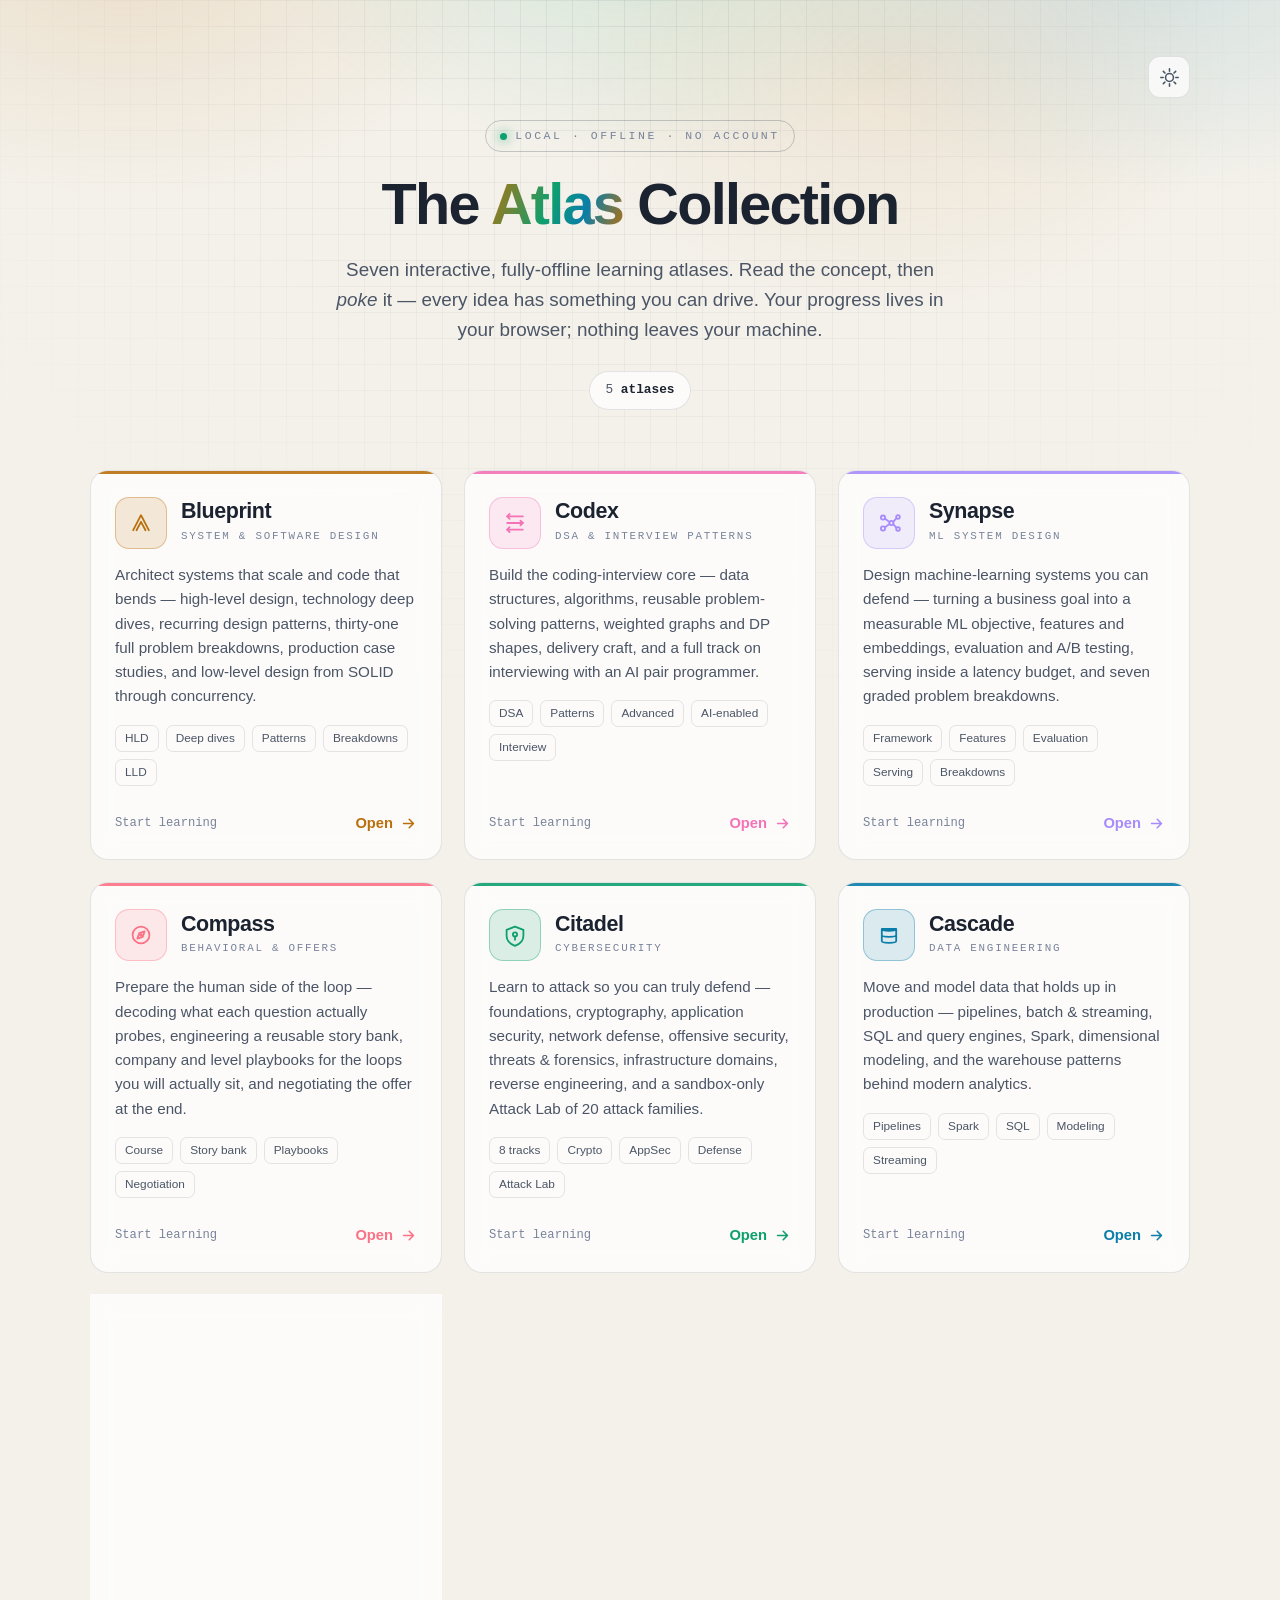
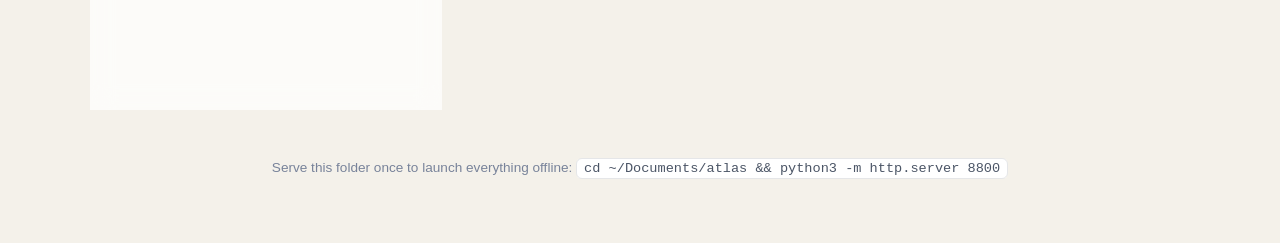
<file: index.html>
<!DOCTYPE html>
<html lang="en" data-theme="dark">
<head>
  <meta charset="UTF-8" />
  <meta name="viewport" content="width=device-width, initial-scale=1.0" />
  <meta name="description" content="The Atlas Collection — a local launcher for seven interactive, fully-offline learning atlases: Blueprint, Codex, Synapse, Compass, Citadel, Cascade, and TechLead." />
  <meta name="theme-color" content="#0a0d12" />
  <link rel="manifest" href="manifest.webmanifest" />
  <link rel="apple-touch-icon" href="icon.svg" />
  <title>The Atlas Collection</title>
  <link rel="icon" href="data:image/svg+xml,%3Csvg xmlns='http://www.w3.org/2000/svg' viewBox='0 0 100 100'%3E%3Crect width='100' height='100' rx='22' fill='%230a0d12'/%3E%3Cg fill='none' stroke-width='7' stroke-linecap='round' stroke-linejoin='round'%3E%3Cpath d='M24 70 L50 30 L76 70' stroke='%23f5a623'/%3E%3Cpath d='M30 78 L70 78' stroke='%2334d399'/%3E%3C/g%3E%3C/svg%3E" />
  <style>
    :root {
      --bg: #0a0d12;
      --ink: #0f141d;
      --surface: rgba(22, 28, 38, 0.66);
      --surface-solid: #11161f;
      --line: rgba(130, 160, 210, 0.14);
      --line-strong: rgba(130, 160, 210, 0.28);
      --text: #e8edf6;
      --text-dim: #9aa7bd;
      --text-faint: #66738b;
      --amber: #f5a623;   /* Blueprint */
      --emerald: #34d399; /* Citadel */
      --azure: #38bdf8;   /* Cascade */
      --gold: #f59e0b;    /* Techno Managerial */
      --radius: 18px;
      --ease: cubic-bezier(0.22, 1, 0.36, 1);
      --font: -apple-system, BlinkMacSystemFont, "Segoe UI", Roboto, Helvetica, Arial, sans-serif;
      --mono: ui-monospace, "SF Mono", "JetBrains Mono", Menlo, monospace;
    }
    [data-theme="light"] {
      --bg: #f4f1ea;
      --ink: #ffffff;
      --surface: rgba(255, 255, 255, 0.72);
      --surface-solid: #ffffff;
      --line: rgba(40, 50, 70, 0.12);
      --line-strong: rgba(40, 50, 70, 0.24);
      --text: #1b2230;
      --text-dim: #4b5566;
      --text-faint: #78839a;
      --amber: #b9700c;
      --emerald: #0e9f6e;
      --azure: #0a7ea8;
      --gold: #b9700c;
    }
    * { box-sizing: border-box; margin: 0; }
    html { -webkit-text-size-adjust: 100%; }
    body {
      font-family: var(--font); background: var(--bg); color: var(--text);
      min-height: 100vh; line-height: 1.6; overflow-x: hidden;
      -webkit-font-smoothing: antialiased; transition: background 0.3s var(--ease), color 0.3s var(--ease);
    }
    .bg { position: fixed; inset: 0; pointer-events: none; z-index: 0; }
    .bg-grid {
      background-image:
        linear-gradient(var(--line) 1px, transparent 1px),
        linear-gradient(90deg, var(--line) 1px, transparent 1px);
      background-size: 26px 26px;
      -webkit-mask-image: radial-gradient(circle at 50% 0%, #000 0%, transparent 72%);
      mask-image: radial-gradient(circle at 50% 0%, #000 0%, transparent 72%);
      opacity: 0.6;
    }
    .bg-glow {
      background:
        radial-gradient(40rem 26rem at 10% -6%, color-mix(in srgb, var(--amber) 14%, transparent), transparent 60%),
        radial-gradient(40rem 26rem at 50% -10%, color-mix(in srgb, var(--emerald) 14%, transparent), transparent 60%),
        radial-gradient(40rem 26rem at 90% -6%, color-mix(in srgb, var(--azure) 14%, transparent), transparent 60%),
        radial-gradient(34rem 24rem at 70% 8%, color-mix(in srgb, var(--gold) 10%, transparent), transparent 62%);
    }
    .wrap { position: relative; z-index: 1; max-width: 1180px; margin: 0 auto; padding: clamp(24px, 5vw, 56px) clamp(16px, 4vw, 40px) 64px; }

    /* top utility bar */
    .topbar { display: flex; justify-content: flex-end; gap: 10px; margin-bottom: clamp(8px, 3vw, 22px); }
    .ubtn {
      display: inline-grid; place-items: center; width: 42px; height: 42px; border-radius: 12px;
      background: var(--surface); border: 1px solid var(--line); color: var(--text-dim);
      cursor: pointer; backdrop-filter: blur(8px); transition: border-color 0.2s, color 0.2s, transform 0.2s;
    }
    .ubtn:hover { border-color: var(--line-strong); color: var(--text); transform: translateY(-1px); }
    .ubtn:focus-visible { outline: 2px solid var(--emerald); outline-offset: 3px; }
    .ubtn svg { width: 19px; height: 19px; fill: none; stroke: currentColor; stroke-width: 2; stroke-linecap: round; stroke-linejoin: round; }
    .ico-moon { display: none; } [data-theme="dark"] .ico-moon { display: block; } [data-theme="dark"] .ico-sun { display: none; }
    #installBtn { display: none; } #installBtn.show { display: inline-grid; }

    header.masthead { text-align: center; margin-bottom: clamp(30px, 6vw, 60px); }
    .eyebrow {
      display: inline-flex; align-items: center; gap: 8px; font-family: var(--mono);
      font-size: 0.72rem; letter-spacing: 0.22em; text-transform: uppercase; color: var(--text-faint);
      border: 1px solid var(--line-strong); border-radius: 999px; padding: 6px 14px; margin-bottom: 22px;
    }
    .eyebrow .dot { width: 7px; height: 7px; border-radius: 50%; background: var(--emerald); box-shadow: 0 0 12px var(--emerald); }
    h1 { font-size: clamp(2.1rem, 6vw, 3.6rem); line-height: 1.05; letter-spacing: -0.03em; font-weight: 800; }
    h1 .grad { background: linear-gradient(110deg, var(--amber), var(--emerald) 45%, var(--azure) 70%, var(--gold)); -webkit-background-clip: text; background-clip: text; -webkit-text-fill-color: transparent; }
    .lede { color: var(--text-dim); max-width: 60ch; margin: 20px auto 0; font-size: clamp(1rem, 2.2vw, 1.18rem); }

    .totals { display: flex; gap: 10px; justify-content: center; flex-wrap: wrap; margin-top: 26px; }
    .pill { font-family: var(--mono); font-size: 0.8rem; color: var(--text-dim); background: var(--surface); border: 1px solid var(--line); border-radius: 999px; padding: 8px 15px; backdrop-filter: blur(8px); }
    .pill[hidden] { display: none; }
    .pill b { color: var(--text); }

    .cards { display: grid; grid-template-columns: repeat(auto-fit, minmax(min(100%, 300px), 1fr)); gap: 22px; }
    .card {
      position: relative; display: flex; flex-direction: column; gap: 14px;
      background: var(--surface); border: 1px solid var(--line); border-radius: var(--radius);
      padding: 26px 24px 24px; text-decoration: none; color: inherit; overflow: hidden;
      backdrop-filter: blur(12px); transition: transform 0.3s var(--ease), border-color 0.3s, box-shadow 0.3s;
      --tc: var(--emerald);
    }
    .card::before { content: ""; position: absolute; inset: 0 0 auto 0; height: 3px; background: var(--tc); opacity: 0.9; }
    .card::after { content: ""; position: absolute; inset: -40% -40% auto auto; width: 60%; height: 60%; background: radial-gradient(circle, color-mix(in srgb, var(--tc) 22%, transparent), transparent 70%); opacity: 0; transition: opacity 0.35s; pointer-events: none; }
    .card:hover { transform: translateY(-6px); border-color: color-mix(in srgb, var(--tc) 55%, transparent); box-shadow: 0 24px 60px -28px color-mix(in srgb, var(--tc) 60%, transparent); }
    .card:hover::after { opacity: 1; }
    .card:focus-visible { outline: 2px solid var(--tc); outline-offset: 3px; }

    .card-top { display: flex; align-items: center; gap: 14px; }
    .glyph { width: 52px; height: 52px; flex: none; border-radius: 14px; display: grid; place-items: center; background: color-mix(in srgb, var(--tc) 14%, transparent); border: 1px solid color-mix(in srgb, var(--tc) 36%, transparent); }
    .glyph svg { width: 30px; height: 30px; fill: none; stroke: var(--tc); stroke-width: 6; stroke-linecap: round; stroke-linejoin: round; }
    .card-name { font-size: 1.34rem; font-weight: 800; letter-spacing: -0.02em; line-height: 1.1; }
    .card-tag { font-family: var(--mono); font-size: 0.68rem; text-transform: uppercase; letter-spacing: 0.16em; color: var(--text-faint); margin-top: 4px; }
    .card-desc { color: var(--text-dim); font-size: 0.95rem; }
    .chips { display: flex; flex-wrap: wrap; gap: 7px; margin-top: 2px; }
    .chip { font-size: 0.74rem; color: var(--text-dim); border: 1px solid var(--line); border-radius: 7px; padding: 3px 9px; }

    .card-foot { display: flex; align-items: center; justify-content: space-between; margin-top: auto; padding-top: 12px; }
    .progress { font-family: var(--mono); font-size: 0.76rem; color: var(--text-faint); }
    .progress b { color: var(--tc); }
    .open { display: inline-flex; align-items: center; gap: 7px; font-weight: 700; font-size: 0.92rem; color: var(--tc); }
    .open svg { width: 17px; height: 17px; fill: none; stroke: currentColor; stroke-width: 2.2; stroke-linecap: round; stroke-linejoin: round; transition: transform 0.25s var(--ease); }
    .card:hover .open svg { transform: translateX(4px); }

    footer { margin-top: 48px; text-align: center; color: var(--text-faint); font-size: 0.85rem; }
    footer code { font-family: var(--mono); color: var(--text-dim); background: var(--ink); border: 1px solid var(--line); border-radius: 6px; padding: 2px 7px; }
    .visually-hidden { position: absolute; width: 1px; height: 1px; padding: 0; margin: -1px; overflow: hidden; clip: rect(0 0 0 0); white-space: nowrap; border: 0; }
    .reveal { opacity: 0; transform: translateY(14px); animation: rise 0.6s var(--ease) forwards; }
    .reveal.d1 { animation-delay: 0.05s; } .reveal.d2 { animation-delay: 0.12s; } .reveal.d3 { animation-delay: 0.19s; } .reveal.d4 { animation-delay: 0.26s; }
    @keyframes rise { to { opacity: 1; transform: none; } }
    @media (prefers-reduced-motion: reduce) { .reveal { animation: none; opacity: 1; transform: none; } .card, body { transition: none; } }
  </style>
</head>
<body>
  <div class="bg bg-grid" aria-hidden="true"></div>
  <div class="bg bg-glow" aria-hidden="true"></div>

  <main class="wrap">
    <div class="topbar">
      <button class="ubtn" id="installBtn" type="button" title="Install the Atlas hub as an app" aria-label="Install app">
        <svg viewBox="0 0 24 24" aria-hidden="true"><path d="M21 15v4a2 2 0 0 1-2 2H5a2 2 0 0 1-2-2v-4"/><path d="M7 10l5 5 5-5"/><path d="M12 15V3"/></svg>
        <span class="visually-hidden">Install app</span>
      </button>
      <button class="ubtn" id="themeToggle" type="button" title="Toggle light / dark theme" aria-label="Toggle theme">
        <svg class="ico-sun" viewBox="0 0 24 24" aria-hidden="true"><circle cx="12" cy="12" r="5"/><path d="M12 1v3M12 20v3M1 12h3M20 12h3M4.2 4.2l2.1 2.1M17.7 17.7l2.1 2.1M4.2 19.8l2.1-2.1M17.7 6.3l2.1-2.1"/></svg>
        <svg class="ico-moon" viewBox="0 0 24 24" aria-hidden="true"><path d="M21 12.8A9 9 0 1 1 11.2 3 7 7 0 0 0 21 12.8z"/></svg>
      </button>
    </div>

    <header class="masthead">
      <span class="eyebrow reveal"><span class="dot"></span>Local · offline · no account</span>
      <h1 class="reveal d1">The <span class="grad">Atlas</span> Collection</h1>
      <p class="lede reveal d2">Seven interactive, fully-offline learning atlases. Read the concept, then <em>poke</em> it — every idea has something you can drive. Your progress lives in your browser; nothing leaves your machine.</p>
      <div class="totals reveal d3" id="totals">
        <span class="pill" id="pillTotal" hidden></span>
        <span class="pill">5 <b>atlases</b></span>
      </div>
    </header>

    <section class="cards" id="cards"></section>

    <footer class="reveal d4">
      <p>Serve this folder once to launch everything offline: <code>cd ~/Documents/atlas &amp;&amp; python3 -m http.server 8800</code></p>
    </footer>
  </main>

  <script>
    "use strict";
    /* ---------- theme ---------- */
    var TKEY = "atlas_theme";
    function setTheme(t) {
      document.documentElement.setAttribute("data-theme", t);
      try { localStorage.setItem(TKEY, t); } catch (e) {}
      var m = document.querySelector('meta[name="theme-color"]');
      if (m) m.setAttribute("content", t === "light" ? "#f4f1ea" : "#0a0d12");
    }
    (function initTheme() {
      var t = null;
      try { t = localStorage.getItem(TKEY); } catch (e) {}
      if (!t) t = (window.matchMedia && window.matchMedia("(prefers-color-scheme: light)").matches) ? "light" : "dark";
      setTheme(t);
    })();
    document.getElementById("themeToggle").addEventListener("click", function () {
      var next = document.documentElement.getAttribute("data-theme") === "dark" ? "light" : "dark";
      setTheme(next);
    });

    /* ---------- app cards (trusted, hard-coded data only) ---------- */
    var APPS = [
      {
        name: "Blueprint", tag: "system & software design", color: "var(--amber)",
        href: "./hld-lld-academy/index.html", key: "bp_progress_v1",
        desc: "Architect systems that scale and code that bends — high-level design, technology deep dives, recurring design patterns, thirty-one full problem breakdowns, production case studies, and low-level design from SOLID through concurrency.",
        chips: ["HLD", "Deep dives", "Patterns", "Breakdowns", "LLD"],
        glyph: '<path d="M24 74 L50 24 L76 74 M35 74 L50 46 L65 74"/>'
      },

      {
        name: "Codex", tag: "DSA & interview patterns", color: "#f472b6",
        href: "./dsa-patterns-academy/index.html", key: "cd_progress_v1",
        desc: "Build the coding-interview core — data structures, algorithms, reusable problem-solving patterns, weighted graphs and DP shapes, delivery craft, and a full track on interviewing with an AI pair programmer.",
        chips: ["DSA", "Patterns", "Advanced", "AI-enabled", "Interview"],
        glyph: '<path d="M24 28 H76 M24 50 H76 M24 72 H76"/><path d="M32 20 L24 28 L32 36 M68 42 L76 50 L68 58 M32 64 L24 72 L32 80"/>'
      },
      {
        name: "Synapse", tag: "ML system design", color: "#a78bfa",
        href: "./ml-ai-academy/index.html", key: "sy_progress_v1",
        desc: "Design machine-learning systems you can defend — turning a business goal into a measurable ML objective, features and embeddings, evaluation and A/B testing, serving inside a latency budget, and seven graded problem breakdowns.",
        chips: ["Framework", "Features", "Evaluation", "Serving", "Breakdowns"],
        glyph: '<circle cx="30" cy="32" r="7"/><circle cx="30" cy="68" r="7"/><circle cx="58" cy="50" r="7"/><circle cx="80" cy="30" r="6"/><circle cx="80" cy="70" r="6"/><path d="M36 35 L52 47 M36 65 L52 53 M64 46 L75 34 M64 54 L75 66"/>'
      },
      {
        name: "Compass", tag: "behavioral & offers", color: "#fb7185",
        href: "./behavioral-academy/index.html", key: "cp_progress_v1",
        desc: "Prepare the human side of the loop — decoding what each question actually probes, engineering a reusable story bank, company and level playbooks for the loops you will actually sit, and negotiating the offer at the end.",
        chips: ["Course", "Story bank", "Playbooks", "Negotiation"],
        glyph: '<circle cx="50" cy="50" r="28"/><path d="M62 38 L44 44 L38 62 L56 56 Z"/><circle cx="50" cy="50" r="3"/>'
      },
      {
        name: "Citadel", tag: "cybersecurity", color: "var(--emerald)",
        href: "./cyber-academy/index.html", key: "cy_progress_v1",
        desc: "Learn to attack so you can truly defend — foundations, cryptography, application security, network defense, offensive security, threats & forensics, infrastructure domains, reverse engineering, and a sandbox-only Attack Lab of 20 attack families.",
        chips: ["8 tracks", "Crypto", "AppSec", "Defense", "Attack Lab"],
        glyph: '<path d="M50 22 L78 33 V53 C78 70 66 80 50 86 C34 80 22 70 22 53 V33 Z"/><circle cx="50" cy="48" r="7"/><path d="M50 55 V66"/>'
      },
      {
        name: "Cascade", tag: "data engineering", color: "var(--azure)",
        href: "./data-eng-academy/index.html", key: "cs_progress_v1",
        desc: "Move and model data that holds up in production — pipelines, batch & streaming, SQL and query engines, Spark, dimensional modeling, and the warehouse patterns behind modern analytics.",
        chips: ["Pipelines", "Spark", "SQL", "Modeling", "Streaming"],
        glyph: '<path d="M26 30 H74 M26 30 C26 38 74 38 74 30 M26 30 V70 C26 78 74 78 74 70 V30 M26 50 C26 58 74 58 74 50"/>'
      },
      {
        name: "TechLead", tag: "techno managerial", color: "var(--gold)",
        href: "./techno-managerial-academy/index.html", key: "tm_progress_v1",
        desc: "Defend the decision, not just the diagram — turning business goals into architecture drivers, reading stakeholders who disagree for good reasons, cost and reversibility as design constraints, rollout and incident leadership, code-level credibility, and owning data trust.",
        chips: ["Framing", "Trade-offs", "Rollout", "LLD", "Data trust"],
        glyph: '<path d="M22 70 L50 22 L78 70 M34 70 L50 44 L66 70"/><path d="M24 80 H76"/><circle cx="50" cy="36" r="5"/>'
      }
    ];

    function readCount(key) {
      try {
        var raw = localStorage.getItem(key);
        if (!raw) return null;
        var v = JSON.parse(raw);
        if (Array.isArray(v)) return v.length;
        if (v && typeof v === "object") return Object.keys(v).length;
        return null;
      } catch (e) { return null; }
    }

    var cards = document.getElementById("cards");
    var grandTotal = 0, anyProgress = false;
    var ARROW = '<svg viewBox="0 0 24 24" aria-hidden="true"><path d="M5 12h14M13 6l6 6-6 6"/></svg>';

    APPS.forEach(function (app, i) {
      var a = document.createElement("a");
      a.className = "card reveal d" + Math.min(i + 1, 4);
      a.href = app.href;
      a.style.setProperty("--tc", app.color);
      a.setAttribute("aria-label", "Open " + app.name);

      var count = readCount(app.key);
      if (count != null) { grandTotal += count; anyProgress = true; }
      var progressHtml = count != null
        ? '<span class="progress"><b>' + count + '</b> completed</span>'
        : '<span class="progress">Start learning</span>';
      var chips = app.chips.map(function (c) { return '<span class="chip">' + c + "</span>"; }).join("");

      a.innerHTML =
        '<div class="card-top">' +
          '<span class="glyph"><svg viewBox="0 0 100 100" aria-hidden="true">' + app.glyph + "</svg></span>" +
          '<div><div class="card-name">' + app.name + '</div><div class="card-tag">' + app.tag + "</div></div>" +
        "</div>" +
        '<p class="card-desc">' + app.desc + "</p>" +
        '<div class="chips">' + chips + "</div>" +
        '<div class="card-foot">' + progressHtml + '<span class="open">Open' + ARROW + "</span></div>";
      cards.appendChild(a);
    });

    if (anyProgress) {
      var pillTotal = document.getElementById("pillTotal");
      pillTotal.innerHTML = "<b>" + grandTotal + "</b> lessons completed";
      pillTotal.hidden = false;
    }

    /* ---------- PWA: install button + service worker ---------- */
    (function () {
      var deferred = null;
      var btn = document.getElementById("installBtn");
      function standalone() {
        try {
          if (window.matchMedia && window.matchMedia("(display-mode: standalone)").matches) return true;
          if (window.navigator && window.navigator.standalone === true) return true;
        } catch (e) {}
        return false;
      }
      if (!standalone()) {
        window.addEventListener("beforeinstallprompt", function (e) {
          try { e.preventDefault(); deferred = e; btn.classList.add("show"); } catch (err) {}
        });
        btn.addEventListener("click", function () {
          if (!deferred || typeof deferred.prompt !== "function") { btn.classList.remove("show"); return; }
          var evt = deferred; deferred = null;
          try {
            evt.prompt();
            if (evt.userChoice && evt.userChoice.then) evt.userChoice.then(function () { btn.classList.remove("show"); }, function () { btn.classList.remove("show"); });
            else btn.classList.remove("show");
          } catch (e) { btn.classList.remove("show"); }
        });
        window.addEventListener("appinstalled", function () { deferred = null; btn.classList.remove("show"); });
      }
      if ("serviceWorker" in navigator && location.protocol.startsWith("http")) {
        window.addEventListener("load", function () {
          navigator.serviceWorker.register("sw.js").catch(function () {});
        });
      }
    })();
  </script>
</body>
</html>
</file>
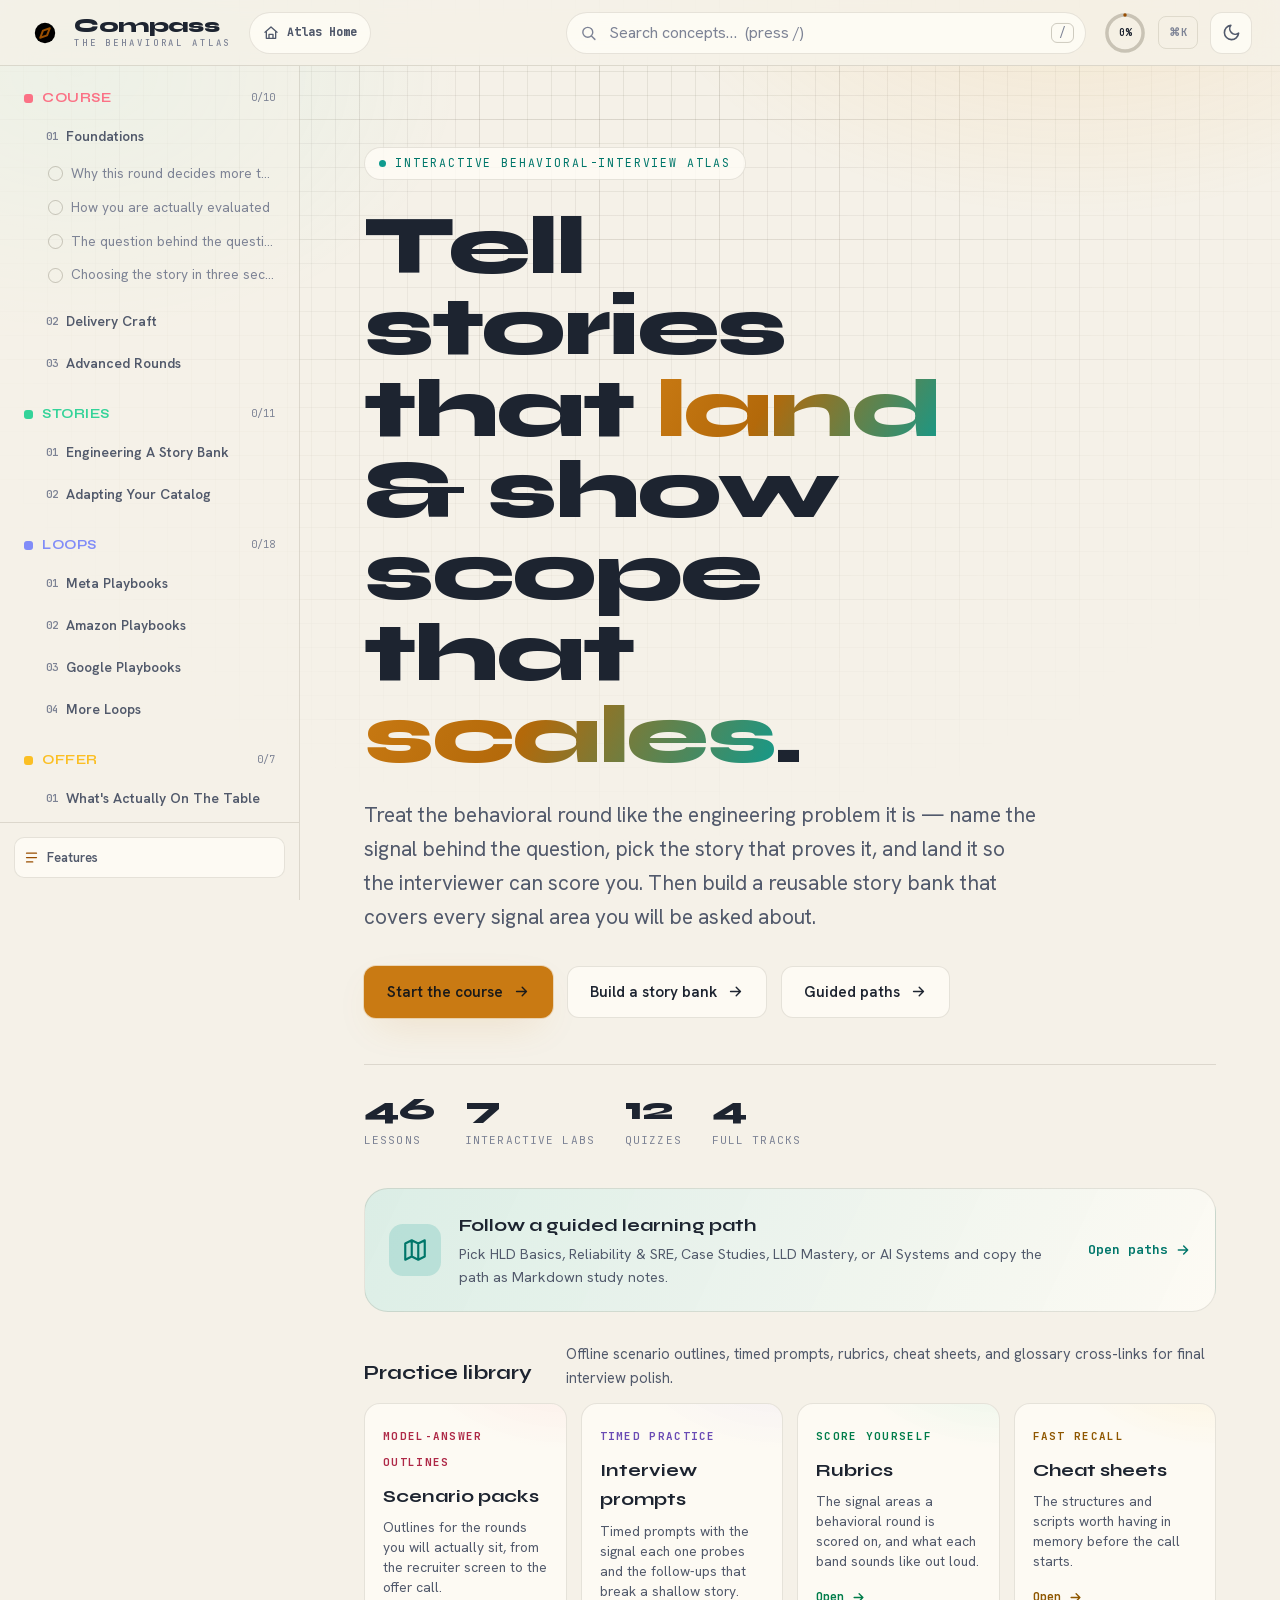
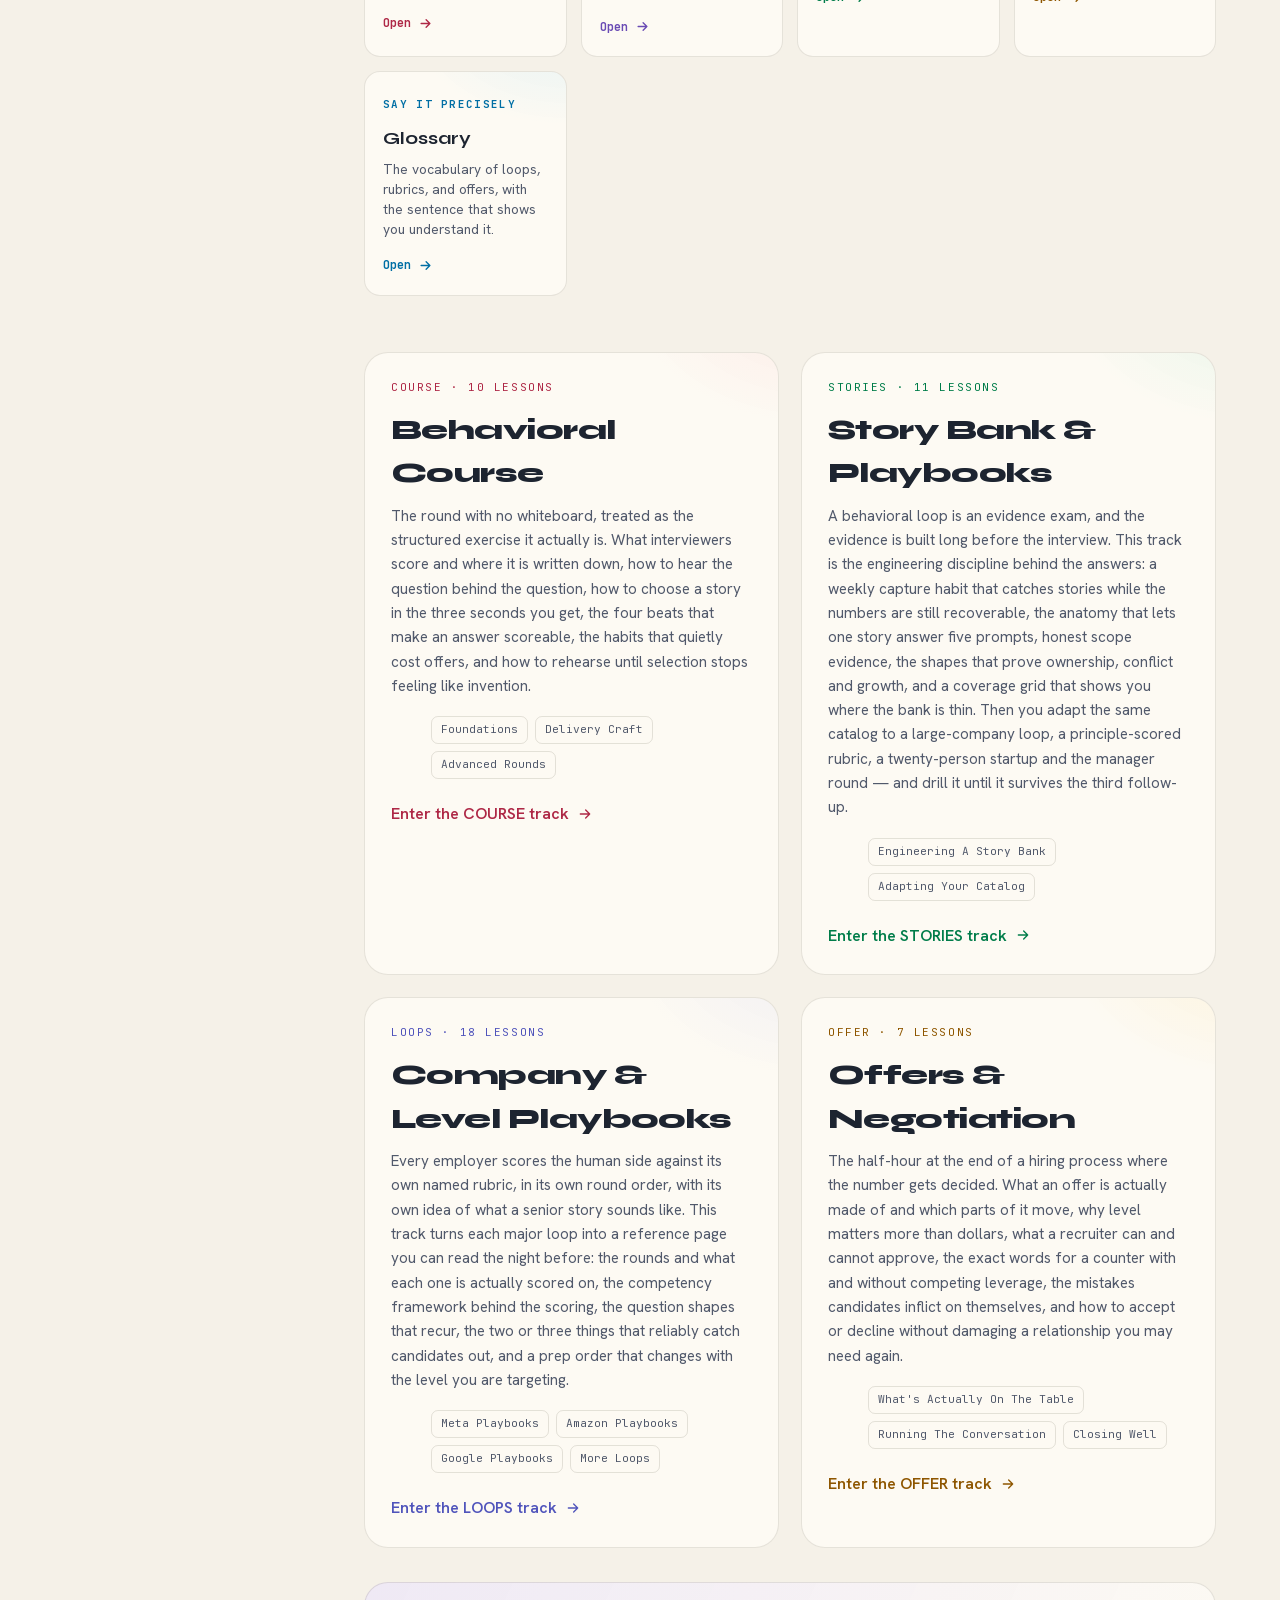
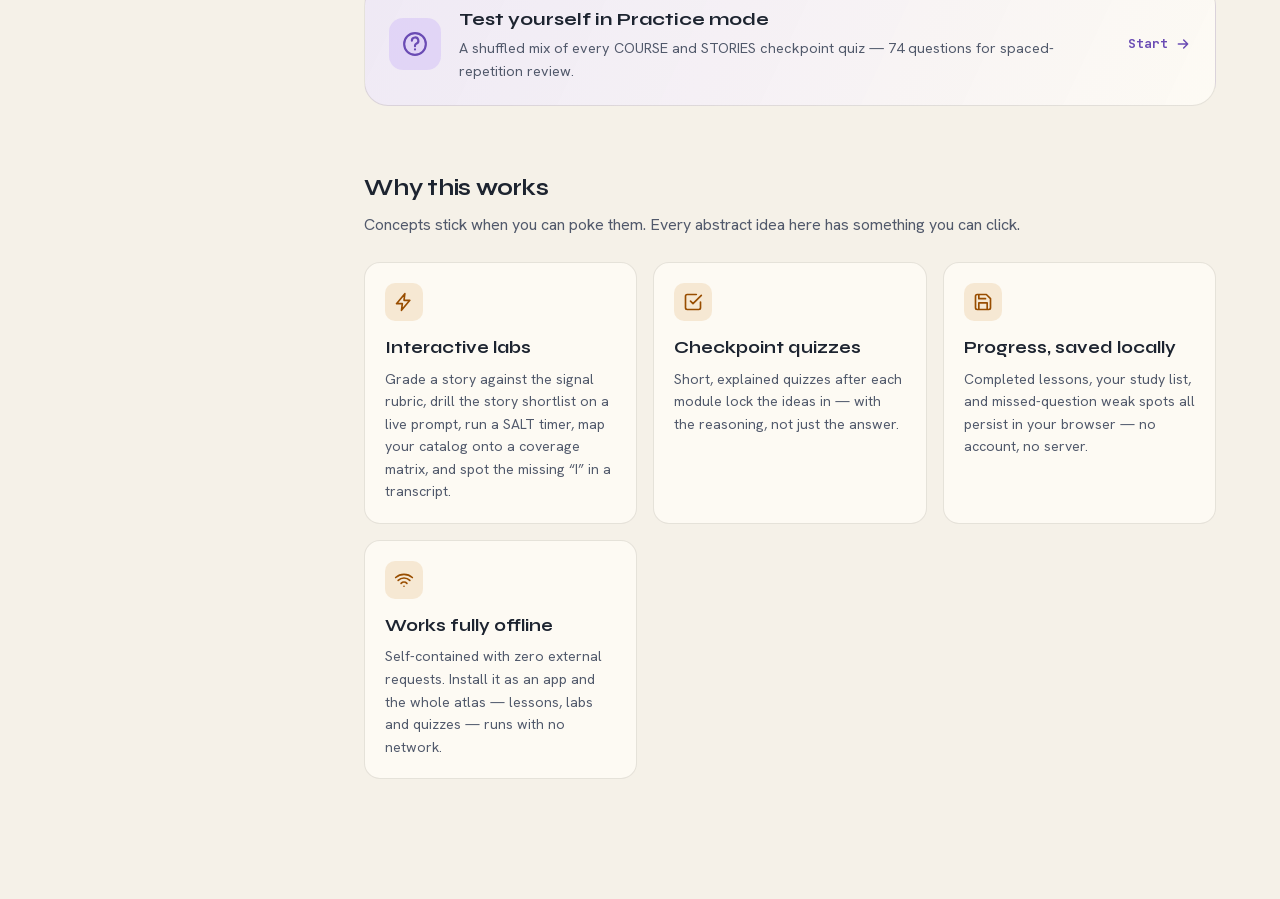
<file: behavioral-academy/index.html>
<!DOCTYPE html>
<html lang="en" data-theme="dark">
<head>
  <meta charset="UTF-8" />
  <meta name="viewport" content="width=device-width, initial-scale=1.0" />
  <meta name="description" content="Compass — an interactive atlas for behavioral and leadership interviews: a story framework, a reusable story bank, the standard question categories, seniority signals, company principles, and hiring-manager rubrics." />
  <meta name="theme-color" content="#0b0e14" />
  <link rel="manifest" href="manifest.webmanifest" />
  <link rel="apple-touch-icon" href="icon.svg" />
  <title>Compass &middot; The Behavioral Interview Atlas</title>

  <link rel="stylesheet" href="css/styles.css" />
  <link rel="stylesheet" href="css/exam.css" />
  <link rel="stylesheet" href="css/pwa.css" />
  <link rel="icon" href="data:image/svg+xml,%3Csvg xmlns='http://www.w3.org/2000/svg' viewBox='0 0 100 100'%3E%3Crect width='100' height='100' rx='20' fill='%230b0e14'/%3E%3Cg fill='none' stroke='%23fb7185' stroke-width='5' stroke-linecap='round' stroke-linejoin='round'%3E%3Ccircle cx='50' cy='50' r='28'/%3E%3Cpath d='M62 38 L44 44 L38 62 L56 56 Z'/%3E%3C/g%3E%3C/svg%3E" />
</head>
<body>
  <!-- Atmospheric layers -->
  <div class="bg-grid" aria-hidden="true"></div>
  <div class="bg-glow" aria-hidden="true"></div>
  <div class="bg-noise" aria-hidden="true"></div>

  <!-- Skip link for a11y -->
  <a href="#main" class="skip-link">Skip to content</a>

  <!-- Top bar -->
  <header class="topbar">
    <button class="icon-btn nav-toggle" id="navToggle" aria-label="Toggle navigation" aria-expanded="false">
      <span></span><span></span><span></span>
    </button>

    <a class="brand" href="#/" aria-label="Compass home">
      <svg class="brand-mark" viewBox="0 0 100 100" aria-hidden="true">
        <circle cx="50" cy="50" r="30" />
        <path d="M64 36 L44 43 L36 64 L56 57 Z" />
      </svg>
      <span class="brand-text">Compass<em>the behavioral atlas</em></span>
    </a>

    <a class="atlas-home-top" href="../index.html" aria-label="Atlas Home">
      <svg viewBox="0 0 24 24" aria-hidden="true"><path d="M3 11l9-8 9 8"/><path d="M5 10v10h14V10"/><path d="M9 20v-6h6v6"/></svg>
      <span>Atlas Home</span>
    </a>

    <div class="search-wrap">
      <svg class="search-ico" viewBox="0 0 24 24" aria-hidden="true"><circle cx="11" cy="11" r="7"></circle><line x1="21" y1="21" x2="16.5" y2="16.5"></line></svg>
      <input id="search" type="search" placeholder="Search concepts…  (press /)" autocomplete="off" aria-label="Search concepts" />
      <kbd class="search-kbd">/</kbd>
      <div id="searchResults" class="search-results" role="listbox" hidden></div>
    </div>

    <div class="topbar-actions">
      <div class="progress-pill" id="progressPill" title="Your overall progress">
        <svg viewBox="0 0 36 36" class="progress-ring" aria-hidden="true">
          <circle class="pr-track" cx="18" cy="18" r="15.5"></circle>
          <circle class="pr-value" id="prValue" cx="18" cy="18" r="15.5"></circle>
        </svg>
        <span id="progressText">0%</span>
      </div>
      <button class="cmdk-btn" id="cmdkBtn" aria-label="Open command palette" title="Command palette (Cmd/Ctrl-K)">⌘K</button>
      <button class="icon-btn" id="themeToggle" aria-label="Toggle light / dark theme" title="Toggle theme">
        <svg class="ico-sun" viewBox="0 0 24 24" aria-hidden="true"><circle cx="12" cy="12" r="5"></circle><g class="rays"><line x1="12" y1="1" x2="12" y2="4"/><line x1="12" y1="20" x2="12" y2="23"/><line x1="1" y1="12" x2="4" y2="12"/><line x1="20" y1="12" x2="23" y2="12"/><line x1="4.2" y1="4.2" x2="6.3" y2="6.3"/><line x1="17.7" y1="17.7" x2="19.8" y2="19.8"/><line x1="4.2" y1="19.8" x2="6.3" y2="17.7"/><line x1="17.7" y1="6.3" x2="19.8" y2="4.2"/></g></svg>
        <svg class="ico-moon" viewBox="0 0 24 24" aria-hidden="true"><path d="M21 12.8A9 9 0 1 1 11.2 3 7 7 0 0 0 21 12.8z"/></svg>
      </button>
    </div>
  </header>

  <div class="layout">
    <!-- Sidebar navigation (built by JS) -->
    <aside class="sidebar" id="sidebar" aria-label="Curriculum navigation">
      <nav id="nav" class="nav"></nav>
      <div class="sidebar-foot">
        <button class="foot-link feature-toggle" id="featureToggle" type="button" aria-controls="featurePane" aria-expanded="false">
          <svg viewBox="0 0 24 24" aria-hidden="true"><path d="M4 5h16M4 12h16M4 19h10"/></svg>
          Features
        </button>
      </div>
    </aside>
    <aside class="feature-pane" id="featurePane" aria-label="Feature navigation" hidden>
      <div class="feature-pane-head">
        <span>Features</span>
        <button class="feature-pane-close" id="featurePaneClose" type="button" aria-label="Close features">×</button>
      </div>
      <nav class="feature-list">
        <a href="#/paths"><svg viewBox="0 0 24 24" aria-hidden="true"><path d="M9 3 3 6v15l6-3 6 3 6-3V3l-6 3-6-3zM9 3v15M15 6v15"/></svg><span>Learning paths</span></a>
        <a href="#/scenarios"><svg viewBox="0 0 24 24" aria-hidden="true"><path d="M4 19V5a2 2 0 0 1 2-2h12v18H6a2 2 0 0 1-2-2zM8 7h6M8 11h6M8 15h4"/></svg><span>Practice library</span></a>
        <a href="#/review"><svg viewBox="0 0 24 24" aria-hidden="true"><path d="M12 2l3 6.3 6.9 1-5 4.9 1.2 6.8L12 17.8 5.9 21l1.2-6.8-5-4.9 6.9-1z"/></svg><span>Study list</span></a>
        <a href="#/exam"><svg viewBox="0 0 24 24" aria-hidden="true"><path d="M9 11l3 3L22 4M21 12v7a2 2 0 0 1-2 2H5a2 2 0 0 1-2-2V5a2 2 0 0 1 2-2h11"/></svg><span>Exam mode</span></a>
        <a href="#/flashcards"><svg viewBox="0 0 24 24" aria-hidden="true"><rect x="3" y="5" width="18" height="14" rx="2"/><path d="M3 10h18"/></svg><span>Flashcards</span></a>
      </nav>
      <div class="feature-utilities">
        <div class="foot-backup">
          <button id="exportData" class="ghost-btn ghost-sm" title="Download a backup of your progress">Export</button>
          <button id="importData" class="ghost-btn ghost-sm" title="Restore progress from a backup file">Import</button>
          <input id="importFile" type="file" accept="application/json,.json" hidden aria-hidden="true" />
        </div>
        <button id="resetProgress" class="ghost-btn">Reset progress</button>
      </div>
    </aside>
    <div class="scrim" id="scrim" hidden></div>

    <!-- Main content (built by JS) -->
    <main id="main" class="main" tabindex="-1"></main>
  </div>

  <!-- Toast region -->
  <div id="toast" class="toast" role="status" aria-live="polite"></div>

  <!-- Scripts: order matters -->
  <script src="js/track-beh-course.js" defer></script>
  <script src="js/track-story.js" defer></script>
  <script src="js/track-loops-meta-amazon.js" defer></script>
  <script src="js/track-loops-google-others.js" defer></script>
  <script src="js/track-offer.js" defer></script>
  <script src="js/practice-content.js" defer></script>
  <script src="js/exam.js" defer></script>
  <script src="js/pwa.js" defer></script>
  <script src="js/app.js" defer></script>
  <script>
    // Register the service worker for full offline support (no-op on file://).
    if ("serviceWorker" in navigator && location.protocol.startsWith("http")) {
      window.addEventListener("load", function () {
        navigator.serviceWorker.register("sw.js").catch(function () { /* offline-by-nature anyway */ });
      });
    }
  </script>
</body>
</html>
</file>
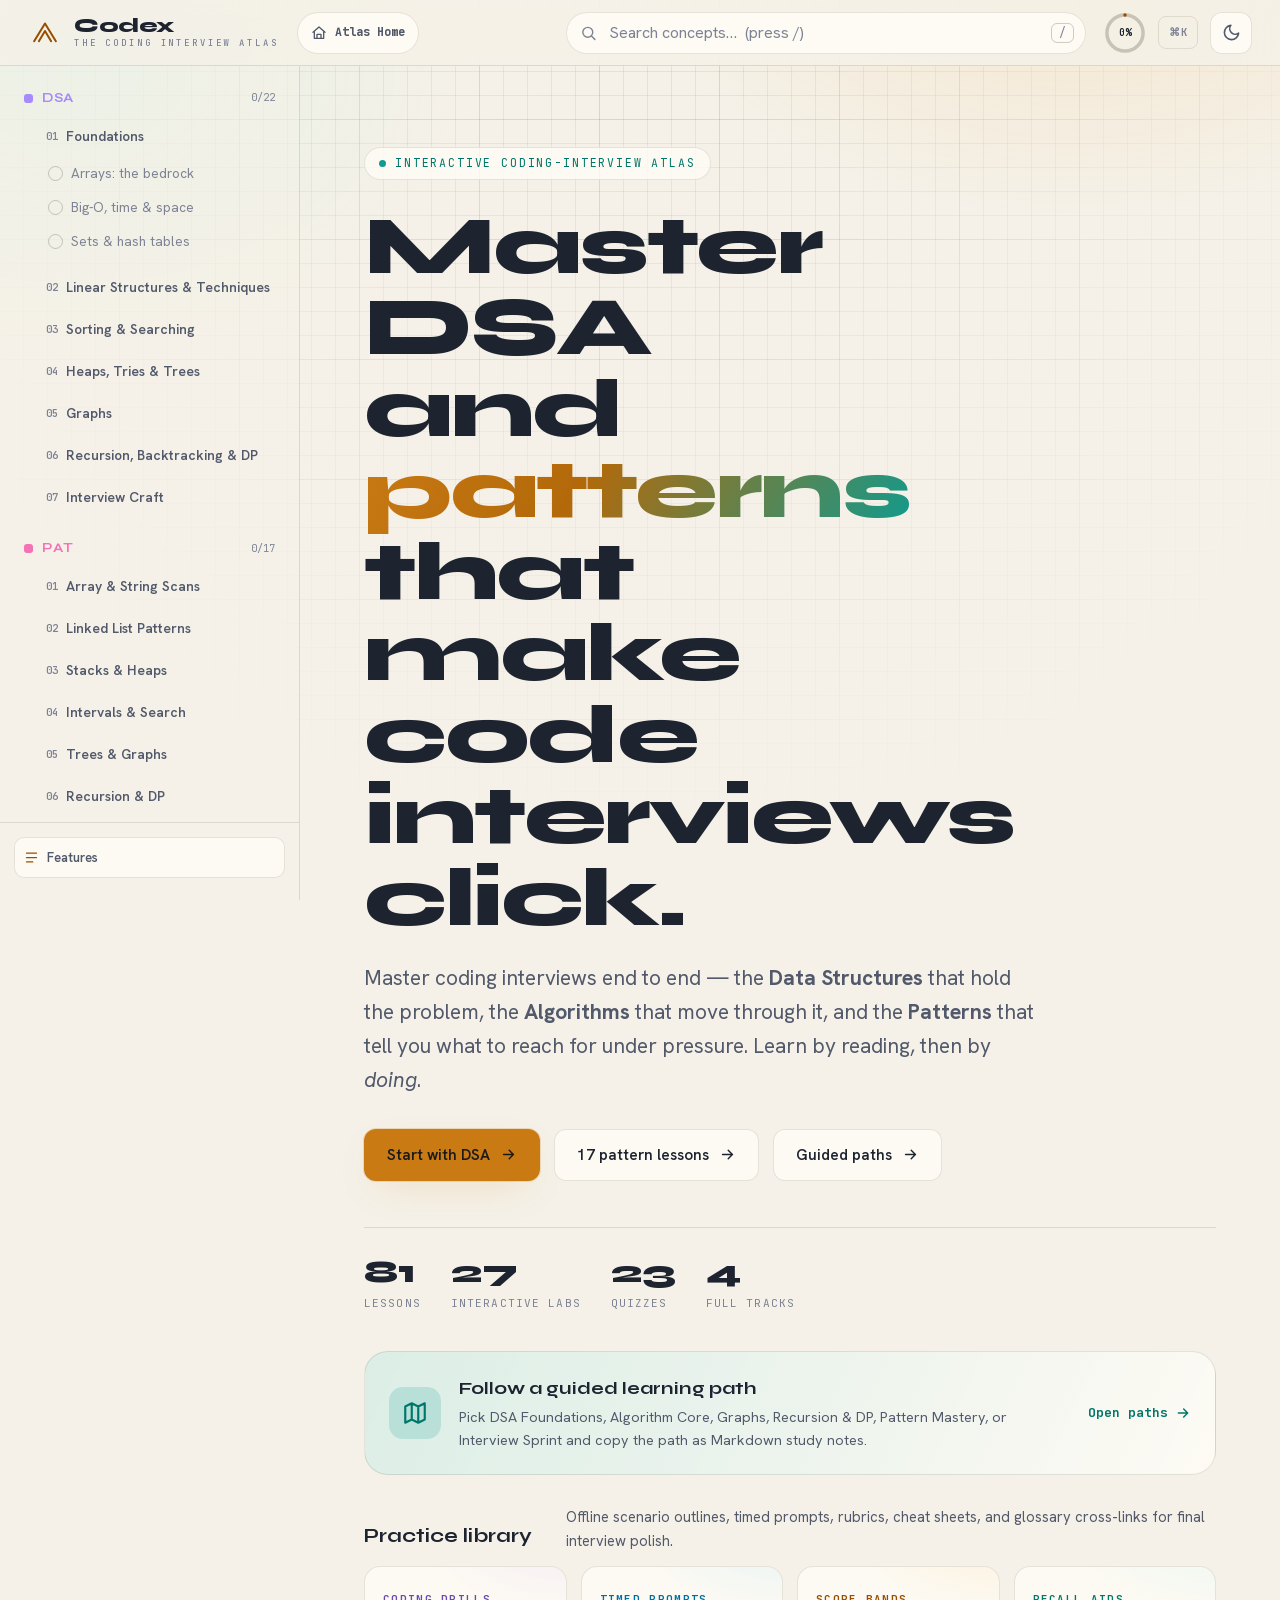
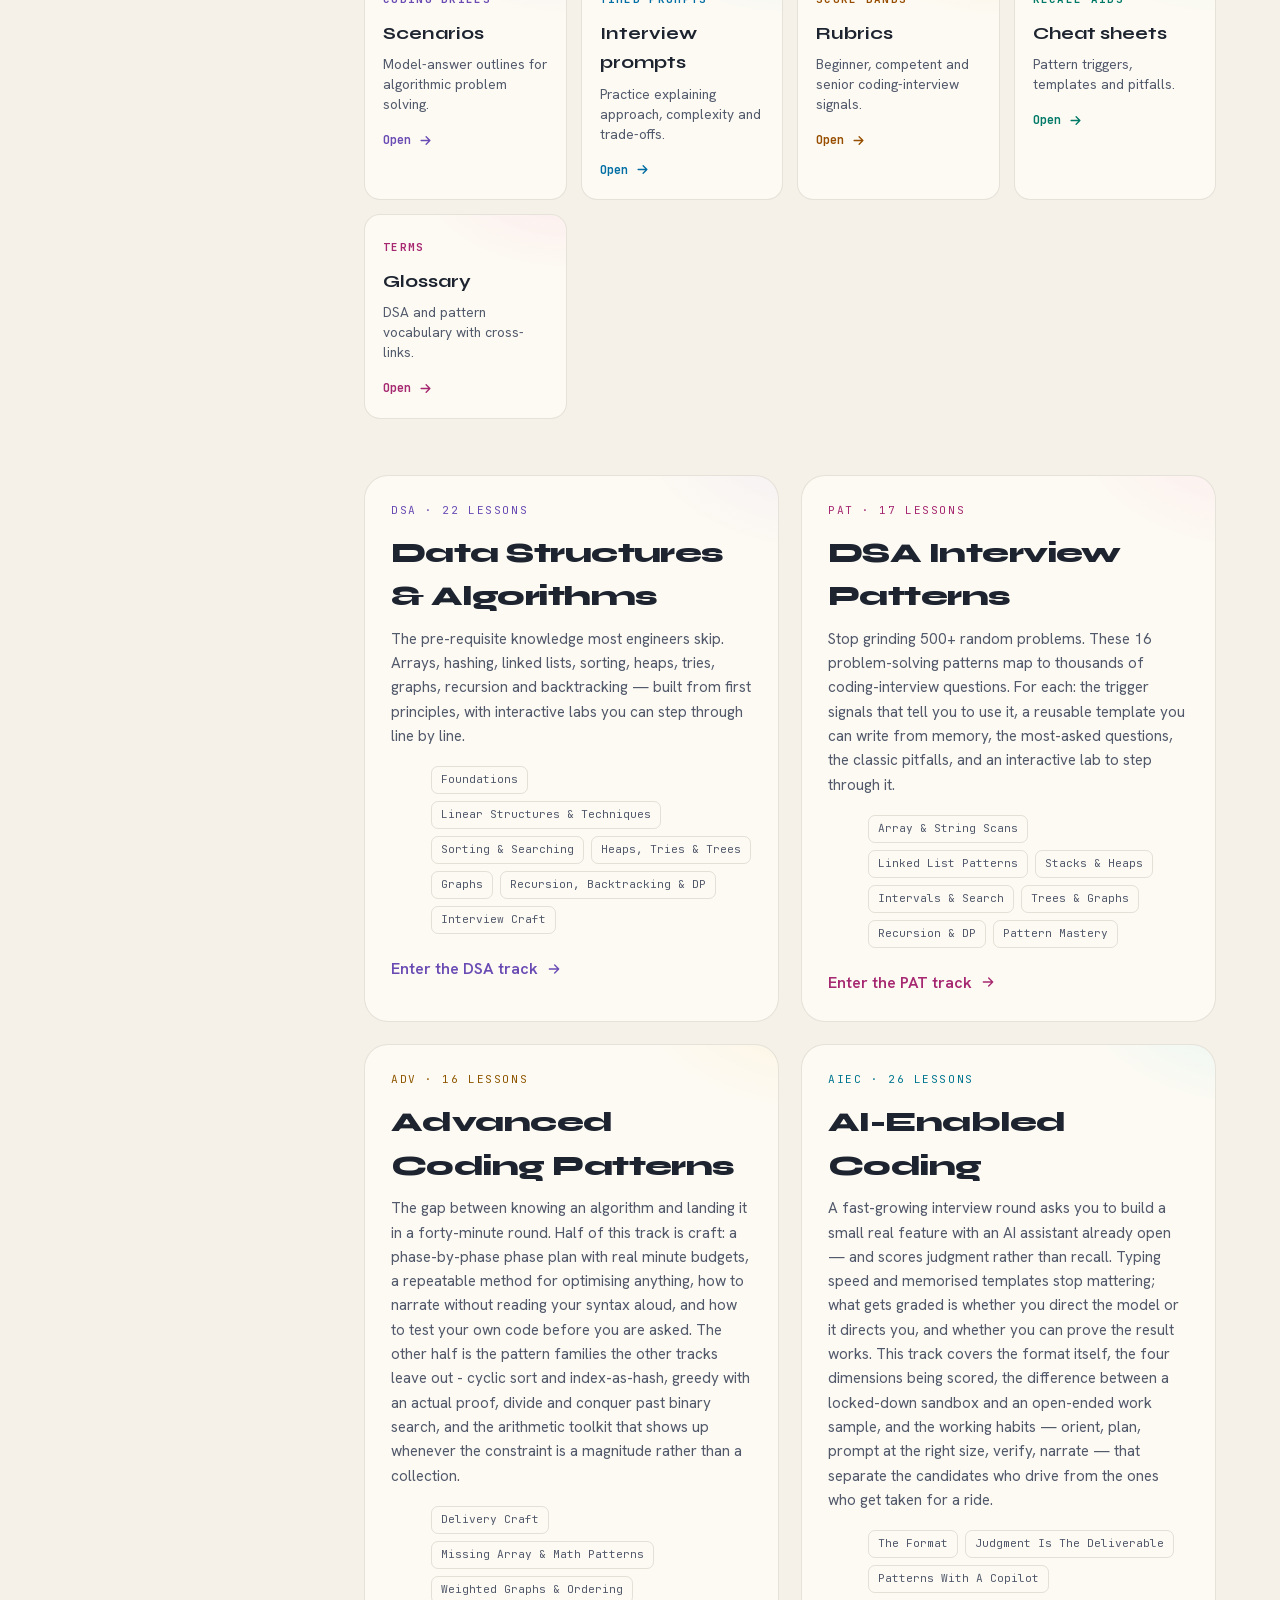
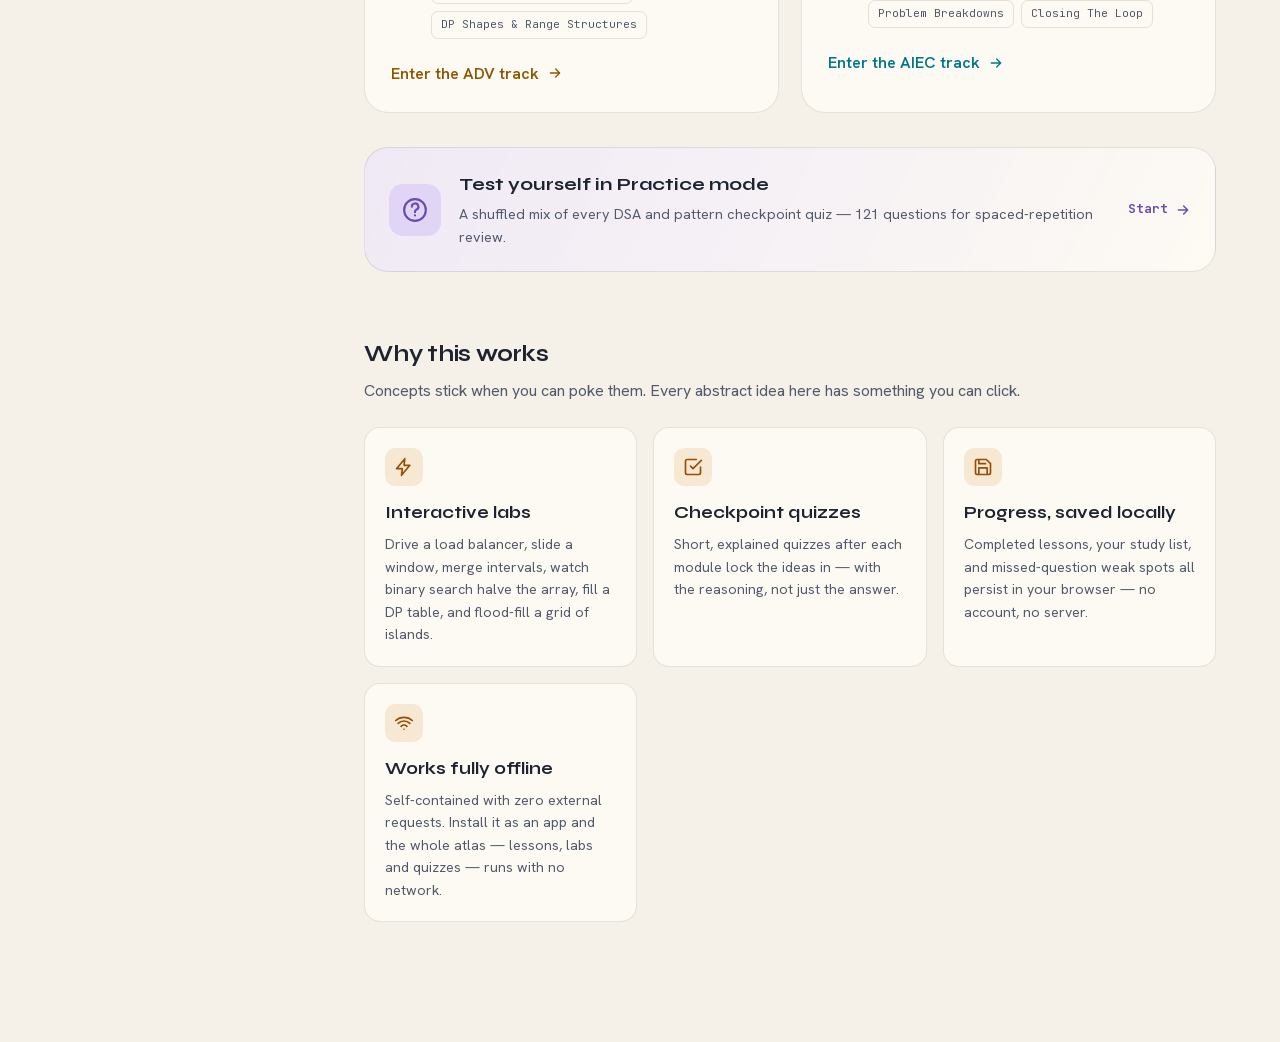
<file: dsa-patterns-academy/index.html>
<!DOCTYPE html>
<html lang="en" data-theme="dark">
<head>
  <meta charset="UTF-8" />
  <meta name="viewport" content="width=device-width, initial-scale=1.0" />
  <meta name="description" content="Codex — an interactive atlas for mastering Data Structures, Algorithms, and coding-interview patterns through visual labs, quizzes, scenario drills, cheat sheets, and offline practice." />
  <meta name="theme-color" content="#0b0e14" />
  <link rel="manifest" href="manifest.webmanifest" />
  <link rel="apple-touch-icon" href="icon.svg" />
  <title>Codex · The DSA &amp; Patterns Atlas</title>

  <link rel="stylesheet" href="css/styles.css" />
  <link rel="stylesheet" href="css/exam.css" />
  <link rel="stylesheet" href="css/pwa.css" />
  <link rel="icon" href="data:image/svg+xml,%3Csvg xmlns='http://www.w3.org/2000/svg' viewBox='0 0 100 100'%3E%3Crect width='100' height='100' rx='20' fill='%230b0e14'/%3E%3Cpath d='M20 70 L50 24 L80 70 M32 70 L50 40 L68 70' stroke='%23f5a623' stroke-width='6' fill='none' stroke-linecap='round' stroke-linejoin='round'/%3E%3C/svg%3E" />
</head>
<body>
  <!-- Atmospheric layers -->
  <div class="bg-grid" aria-hidden="true"></div>
  <div class="bg-glow" aria-hidden="true"></div>
  <div class="bg-noise" aria-hidden="true"></div>

  <!-- Skip link for a11y -->
  <a href="#main" class="skip-link">Skip to content</a>

  <!-- Top bar -->
  <header class="topbar">
    <button class="icon-btn nav-toggle" id="navToggle" aria-label="Toggle navigation" aria-expanded="false">
      <span></span><span></span><span></span>
    </button>

    <a class="brand" href="#/" aria-label="Codex home">
      <svg class="brand-mark" viewBox="0 0 100 100" aria-hidden="true">
        <path d="M18 74 L50 22 L82 74 M32 74 L50 44 L68 74" />
      </svg>
      <span class="brand-text">Codex<em>the coding interview atlas</em></span>
    </a>

    <a class="atlas-home-top" href="../index.html" aria-label="Atlas Home">
      <svg viewBox="0 0 24 24" aria-hidden="true"><path d="M3 11l9-8 9 8"/><path d="M5 10v10h14V10"/><path d="M9 20v-6h6v6"/></svg>
      <span>Atlas Home</span>
    </a>

    <div class="search-wrap">
      <svg class="search-ico" viewBox="0 0 24 24" aria-hidden="true"><circle cx="11" cy="11" r="7"></circle><line x1="21" y1="21" x2="16.5" y2="16.5"></line></svg>
      <input id="search" type="search" placeholder="Search concepts…  (press /)" autocomplete="off" aria-label="Search concepts" />
      <kbd class="search-kbd">/</kbd>
      <div id="searchResults" class="search-results" role="listbox" hidden></div>
    </div>

    <div class="topbar-actions">
      <div class="progress-pill" id="progressPill" title="Your overall progress">
        <svg viewBox="0 0 36 36" class="progress-ring" aria-hidden="true">
          <circle class="pr-track" cx="18" cy="18" r="15.5"></circle>
          <circle class="pr-value" id="prValue" cx="18" cy="18" r="15.5"></circle>
        </svg>
        <span id="progressText">0%</span>
      </div>
      <button class="cmdk-btn" id="cmdkBtn" aria-label="Open command palette" title="Command palette (Cmd/Ctrl-K)">⌘K</button>
      <button class="icon-btn" id="themeToggle" aria-label="Toggle light / dark theme" title="Toggle theme">
        <svg class="ico-sun" viewBox="0 0 24 24" aria-hidden="true"><circle cx="12" cy="12" r="5"></circle><g class="rays"><line x1="12" y1="1" x2="12" y2="4"/><line x1="12" y1="20" x2="12" y2="23"/><line x1="1" y1="12" x2="4" y2="12"/><line x1="20" y1="12" x2="23" y2="12"/><line x1="4.2" y1="4.2" x2="6.3" y2="6.3"/><line x1="17.7" y1="17.7" x2="19.8" y2="19.8"/><line x1="4.2" y1="19.8" x2="6.3" y2="17.7"/><line x1="17.7" y1="6.3" x2="19.8" y2="4.2"/></g></svg>
        <svg class="ico-moon" viewBox="0 0 24 24" aria-hidden="true"><path d="M21 12.8A9 9 0 1 1 11.2 3 7 7 0 0 0 21 12.8z"/></svg>
      </button>
    </div>
  </header>

  <div class="layout">
    <!-- Sidebar navigation (built by JS) -->
    <aside class="sidebar" id="sidebar" aria-label="Curriculum navigation">
      <nav id="nav" class="nav"></nav>
      <div class="sidebar-foot">
        <button class="foot-link feature-toggle" id="featureToggle" type="button" aria-controls="featurePane" aria-expanded="false">
          <svg viewBox="0 0 24 24" aria-hidden="true"><path d="M4 5h16M4 12h16M4 19h10"/></svg>
          Features
        </button>
      </div>
    </aside>
    <aside class="feature-pane" id="featurePane" aria-label="Feature navigation" hidden>
      <div class="feature-pane-head">
        <span>Features</span>
        <button class="feature-pane-close" id="featurePaneClose" type="button" aria-label="Close features">×</button>
      </div>
      <nav class="feature-list">
        <a href="#/paths"><svg viewBox="0 0 24 24" aria-hidden="true"><path d="M9 3 3 6v15l6-3 6 3 6-3V3l-6 3-6-3zM9 3v15M15 6v15"/></svg><span>Learning paths</span></a>
        <a href="#/scenarios"><svg viewBox="0 0 24 24" aria-hidden="true"><path d="M4 19V5a2 2 0 0 1 2-2h12v18H6a2 2 0 0 1-2-2zM8 7h6M8 11h6M8 15h4"/></svg><span>Practice library</span></a>
        <a href="#/review"><svg viewBox="0 0 24 24" aria-hidden="true"><path d="M12 2l3 6.3 6.9 1-5 4.9 1.2 6.8L12 17.8 5.9 21l1.2-6.8-5-4.9 6.9-1z"/></svg><span>Study list</span></a>
        <a href="#/exam"><svg viewBox="0 0 24 24" aria-hidden="true"><path d="M9 11l3 3L22 4M21 12v7a2 2 0 0 1-2 2H5a2 2 0 0 1-2-2V5a2 2 0 0 1 2-2h11"/></svg><span>Exam mode</span></a>
        <a href="#/flashcards"><svg viewBox="0 0 24 24" aria-hidden="true"><rect x="3" y="5" width="18" height="14" rx="2"/><path d="M3 10h18"/></svg><span>Flashcards</span></a>
      </nav>
      <div class="feature-utilities">
        <div class="foot-backup">
          <button id="exportData" class="ghost-btn ghost-sm" title="Download a backup of your progress">Export</button>
          <button id="importData" class="ghost-btn ghost-sm" title="Restore progress from a backup file">Import</button>
          <input id="importFile" type="file" accept="application/json,.json" hidden aria-hidden="true" />
        </div>
        <button id="resetProgress" class="ghost-btn">Reset progress</button>
      </div>
    </aside>
    <div class="scrim" id="scrim" hidden></div>

    <!-- Main content (built by JS) -->
    <main id="main" class="main" tabindex="-1"></main>
  </div>

  <!-- Toast region -->
  <div id="toast" class="toast" role="status" aria-live="polite"></div>

  <!-- Scripts: order matters -->
  <!-- quizzes.js assigns window.QUIZZES wholesale, so track files load after it. -->
  <script src="js/widgets-dsa.js" defer></script>
  <script src="js/widgets-patterns.js" defer></script>
  <script src="js/quizzes.js" defer></script>
  <script src="js/curriculum-dsa.js" defer></script>
  <script src="js/curriculum-patterns.js" defer></script>
  <script src="js/track-cpat-linear.js" defer></script>
  <script src="js/track-cpat-nonlinear.js" defer></script>
  <script src="js/track-aiec-core.js" defer></script>
  <script src="js/track-aiec-patterns.js" defer></script>
  <script src="js/track-aiec-breakdowns.js" defer></script>
  <script src="js/practice-content.js" defer></script>
  <script src="js/exam.js" defer></script>
  <script src="js/pwa.js" defer></script>
  <script src="js/app.js" defer></script>
  <script>
    // Register the service worker for full offline support (no-op on file://).
    if ("serviceWorker" in navigator && location.protocol.startsWith("http")) {
      window.addEventListener("load", function () {
        navigator.serviceWorker.register("sw.js").catch(function () { /* offline-by-nature anyway */ });
      });
    }
  </script>
</body>
</html>
</file>
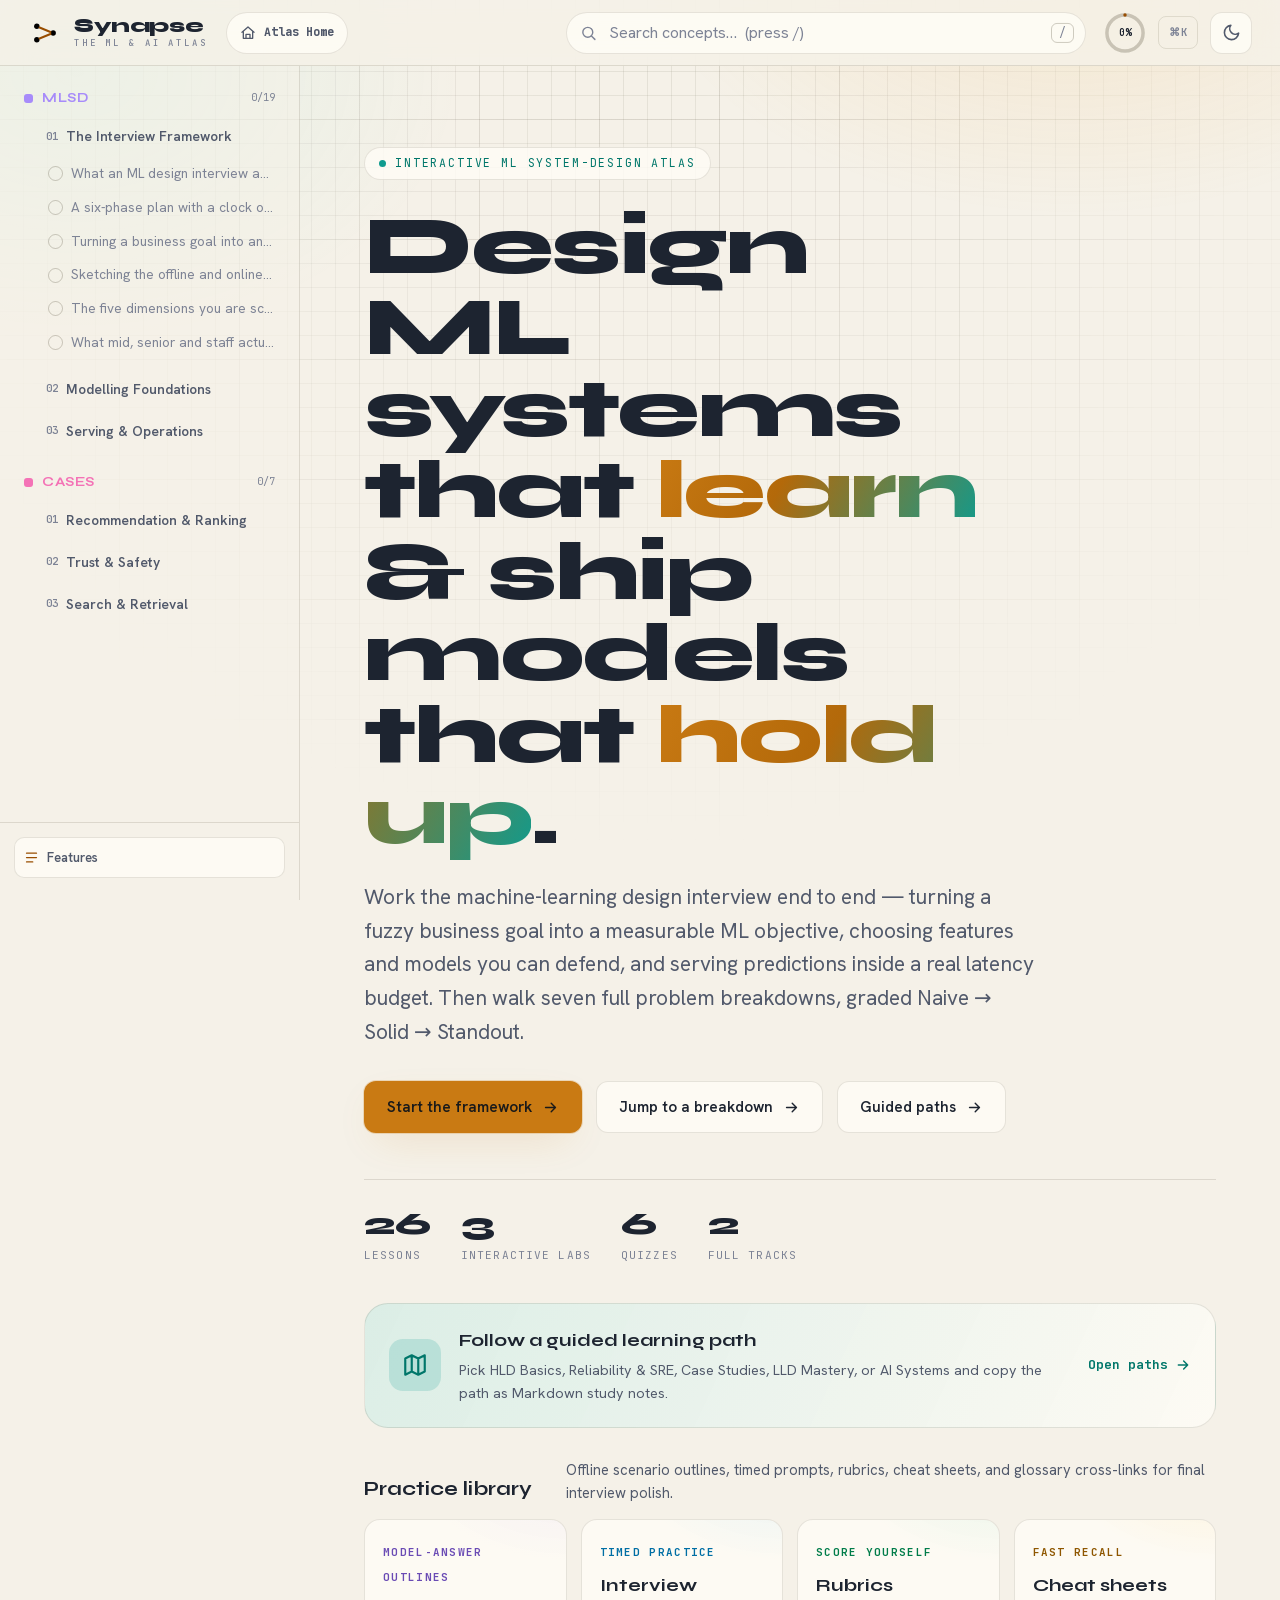
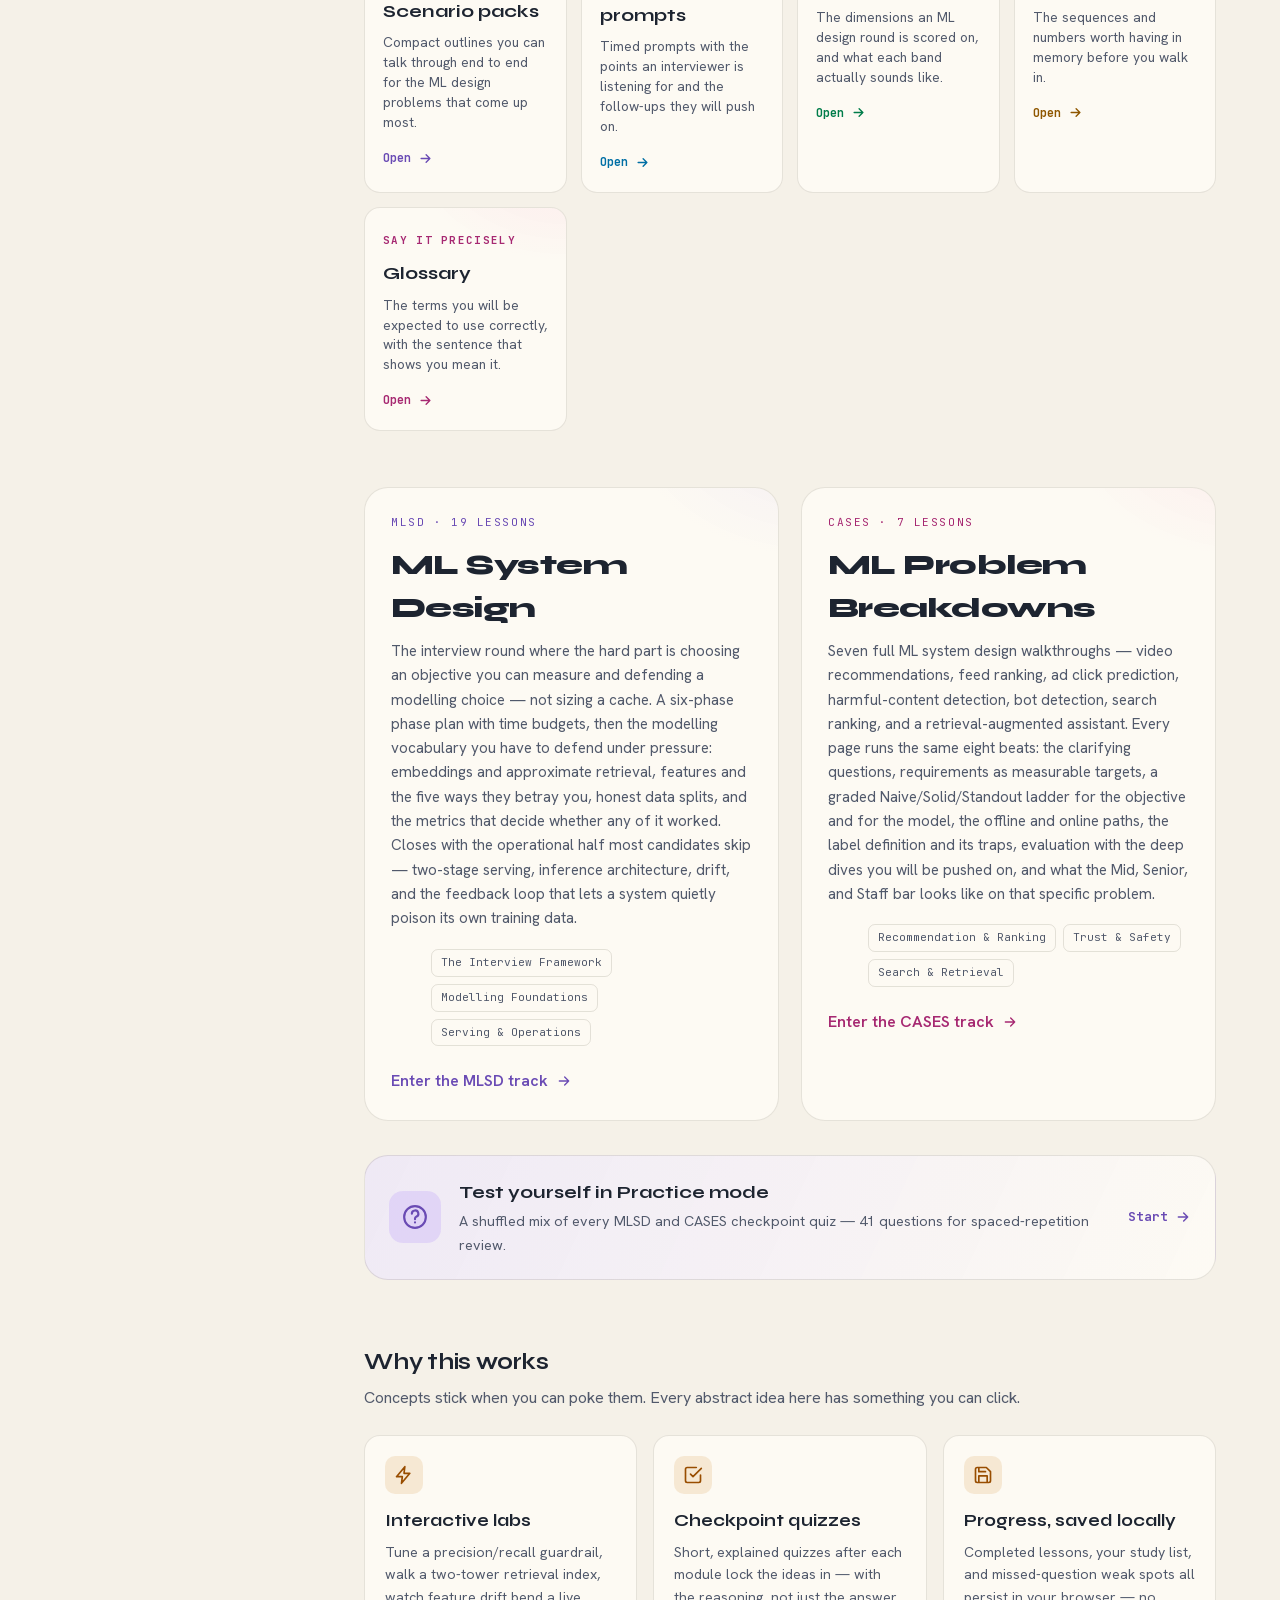
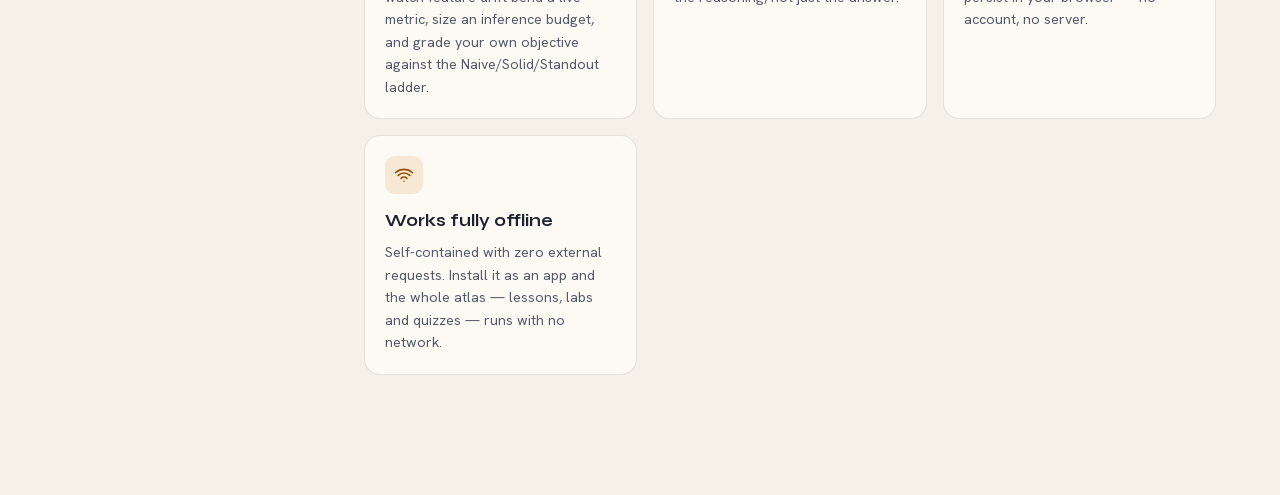
<file: ml-ai-academy/index.html>
<!DOCTYPE html>
<html lang="en" data-theme="dark">
<head>
  <meta charset="UTF-8" />
  <meta name="viewport" content="width=device-width, initial-scale=1.0" />
  <meta name="description" content="Synapse — an interactive atlas for machine-learning and AI interviews: ML system design, feature and training pipelines, ranking and recommendation systems, LLM and RAG architecture, evaluation, and ML coding from scratch." />
  <meta name="theme-color" content="#0b0e14" />
  <link rel="manifest" href="manifest.webmanifest" />
  <link rel="apple-touch-icon" href="icon.svg" />
  <title>Synapse &middot; The ML &amp; AI Interview Atlas</title>

  <link rel="stylesheet" href="css/styles.css" />
  <link rel="stylesheet" href="css/exam.css" />
  <link rel="stylesheet" href="css/pwa.css" />
  <link rel="icon" href="data:image/svg+xml,%3Csvg xmlns='http://www.w3.org/2000/svg' viewBox='0 0 100 100'%3E%3Crect width='100' height='100' rx='20' fill='%230b0e14'/%3E%3Cg fill='none' stroke='%23a78bfa' stroke-width='5' stroke-linecap='round'%3E%3Ccircle cx='26' cy='30' r='7'/%3E%3Ccircle cx='26' cy='70' r='7'/%3E%3Ccircle cx='74' cy='50' r='7'/%3E%3Cpath d='M33 34 L67 47 M33 66 L67 53'/%3E%3C/g%3E%3C/svg%3E" />
</head>
<body>
  <!-- Atmospheric layers -->
  <div class="bg-grid" aria-hidden="true"></div>
  <div class="bg-glow" aria-hidden="true"></div>
  <div class="bg-noise" aria-hidden="true"></div>

  <!-- Skip link for a11y -->
  <a href="#main" class="skip-link">Skip to content</a>

  <!-- Top bar -->
  <header class="topbar">
    <button class="icon-btn nav-toggle" id="navToggle" aria-label="Toggle navigation" aria-expanded="false">
      <span></span><span></span><span></span>
    </button>

    <a class="brand" href="#/" aria-label="Synapse home">
      <svg class="brand-mark" viewBox="0 0 100 100" aria-hidden="true">
        <circle cx="26" cy="30" r="8" /><circle cx="26" cy="70" r="8" /><circle cx="74" cy="50" r="8" />
        <path d="M34 34 L66 47 M34 66 L66 53" />
      </svg>
      <span class="brand-text">Synapse<em>the ML &amp; AI atlas</em></span>
    </a>

    <a class="atlas-home-top" href="../index.html" aria-label="Atlas Home">
      <svg viewBox="0 0 24 24" aria-hidden="true"><path d="M3 11l9-8 9 8"/><path d="M5 10v10h14V10"/><path d="M9 20v-6h6v6"/></svg>
      <span>Atlas Home</span>
    </a>

    <div class="search-wrap">
      <svg class="search-ico" viewBox="0 0 24 24" aria-hidden="true"><circle cx="11" cy="11" r="7"></circle><line x1="21" y1="21" x2="16.5" y2="16.5"></line></svg>
      <input id="search" type="search" placeholder="Search concepts…  (press /)" autocomplete="off" aria-label="Search concepts" />
      <kbd class="search-kbd">/</kbd>
      <div id="searchResults" class="search-results" role="listbox" hidden></div>
    </div>

    <div class="topbar-actions">
      <div class="progress-pill" id="progressPill" title="Your overall progress">
        <svg viewBox="0 0 36 36" class="progress-ring" aria-hidden="true">
          <circle class="pr-track" cx="18" cy="18" r="15.5"></circle>
          <circle class="pr-value" id="prValue" cx="18" cy="18" r="15.5"></circle>
        </svg>
        <span id="progressText">0%</span>
      </div>
      <button class="cmdk-btn" id="cmdkBtn" aria-label="Open command palette" title="Command palette (Cmd/Ctrl-K)">⌘K</button>
      <button class="icon-btn" id="themeToggle" aria-label="Toggle light / dark theme" title="Toggle theme">
        <svg class="ico-sun" viewBox="0 0 24 24" aria-hidden="true"><circle cx="12" cy="12" r="5"></circle><g class="rays"><line x1="12" y1="1" x2="12" y2="4"/><line x1="12" y1="20" x2="12" y2="23"/><line x1="1" y1="12" x2="4" y2="12"/><line x1="20" y1="12" x2="23" y2="12"/><line x1="4.2" y1="4.2" x2="6.3" y2="6.3"/><line x1="17.7" y1="17.7" x2="19.8" y2="19.8"/><line x1="4.2" y1="19.8" x2="6.3" y2="17.7"/><line x1="17.7" y1="6.3" x2="19.8" y2="4.2"/></g></svg>
        <svg class="ico-moon" viewBox="0 0 24 24" aria-hidden="true"><path d="M21 12.8A9 9 0 1 1 11.2 3 7 7 0 0 0 21 12.8z"/></svg>
      </button>
    </div>
  </header>

  <div class="layout">
    <!-- Sidebar navigation (built by JS) -->
    <aside class="sidebar" id="sidebar" aria-label="Curriculum navigation">
      <nav id="nav" class="nav"></nav>
      <div class="sidebar-foot">
        <button class="foot-link feature-toggle" id="featureToggle" type="button" aria-controls="featurePane" aria-expanded="false">
          <svg viewBox="0 0 24 24" aria-hidden="true"><path d="M4 5h16M4 12h16M4 19h10"/></svg>
          Features
        </button>
      </div>
    </aside>
    <aside class="feature-pane" id="featurePane" aria-label="Feature navigation" hidden>
      <div class="feature-pane-head">
        <span>Features</span>
        <button class="feature-pane-close" id="featurePaneClose" type="button" aria-label="Close features">×</button>
      </div>
      <nav class="feature-list">
        <a href="#/paths"><svg viewBox="0 0 24 24" aria-hidden="true"><path d="M9 3 3 6v15l6-3 6 3 6-3V3l-6 3-6-3zM9 3v15M15 6v15"/></svg><span>Learning paths</span></a>
        <a href="#/scenarios"><svg viewBox="0 0 24 24" aria-hidden="true"><path d="M4 19V5a2 2 0 0 1 2-2h12v18H6a2 2 0 0 1-2-2zM8 7h6M8 11h6M8 15h4"/></svg><span>Practice library</span></a>
        <a href="#/review"><svg viewBox="0 0 24 24" aria-hidden="true"><path d="M12 2l3 6.3 6.9 1-5 4.9 1.2 6.8L12 17.8 5.9 21l1.2-6.8-5-4.9 6.9-1z"/></svg><span>Study list</span></a>
        <a href="#/exam"><svg viewBox="0 0 24 24" aria-hidden="true"><path d="M9 11l3 3L22 4M21 12v7a2 2 0 0 1-2 2H5a2 2 0 0 1-2-2V5a2 2 0 0 1 2-2h11"/></svg><span>Exam mode</span></a>
        <a href="#/flashcards"><svg viewBox="0 0 24 24" aria-hidden="true"><rect x="3" y="5" width="18" height="14" rx="2"/><path d="M3 10h18"/></svg><span>Flashcards</span></a>
      </nav>
      <div class="feature-utilities">
        <div class="foot-backup">
          <button id="exportData" class="ghost-btn ghost-sm" title="Download a backup of your progress">Export</button>
          <button id="importData" class="ghost-btn ghost-sm" title="Restore progress from a backup file">Import</button>
          <input id="importFile" type="file" accept="application/json,.json" hidden aria-hidden="true" />
        </div>
        <button id="resetProgress" class="ghost-btn">Reset progress</button>
      </div>
    </aside>
    <div class="scrim" id="scrim" hidden></div>

    <!-- Main content (built by JS) -->
    <main id="main" class="main" tabindex="-1"></main>
  </div>

  <!-- Toast region -->
  <div id="toast" class="toast" role="status" aria-live="polite"></div>

  <!-- Scripts: order matters -->
  <script src="js/track-mlsd.js" defer></script>
  <script src="js/track-mlcase.js" defer></script>
  <script src="js/practice-content.js" defer></script>
  <script src="js/exam.js" defer></script>
  <script src="js/pwa.js" defer></script>
  <script src="js/app.js" defer></script>
  <script>
    // Register the service worker for full offline support (no-op on file://).
    if ("serviceWorker" in navigator && location.protocol.startsWith("http")) {
      window.addEventListener("load", function () {
        navigator.serviceWorker.register("sw.js").catch(function () { /* offline-by-nature anyway */ });
      });
    }
  </script>
</body>
</html>
</file>
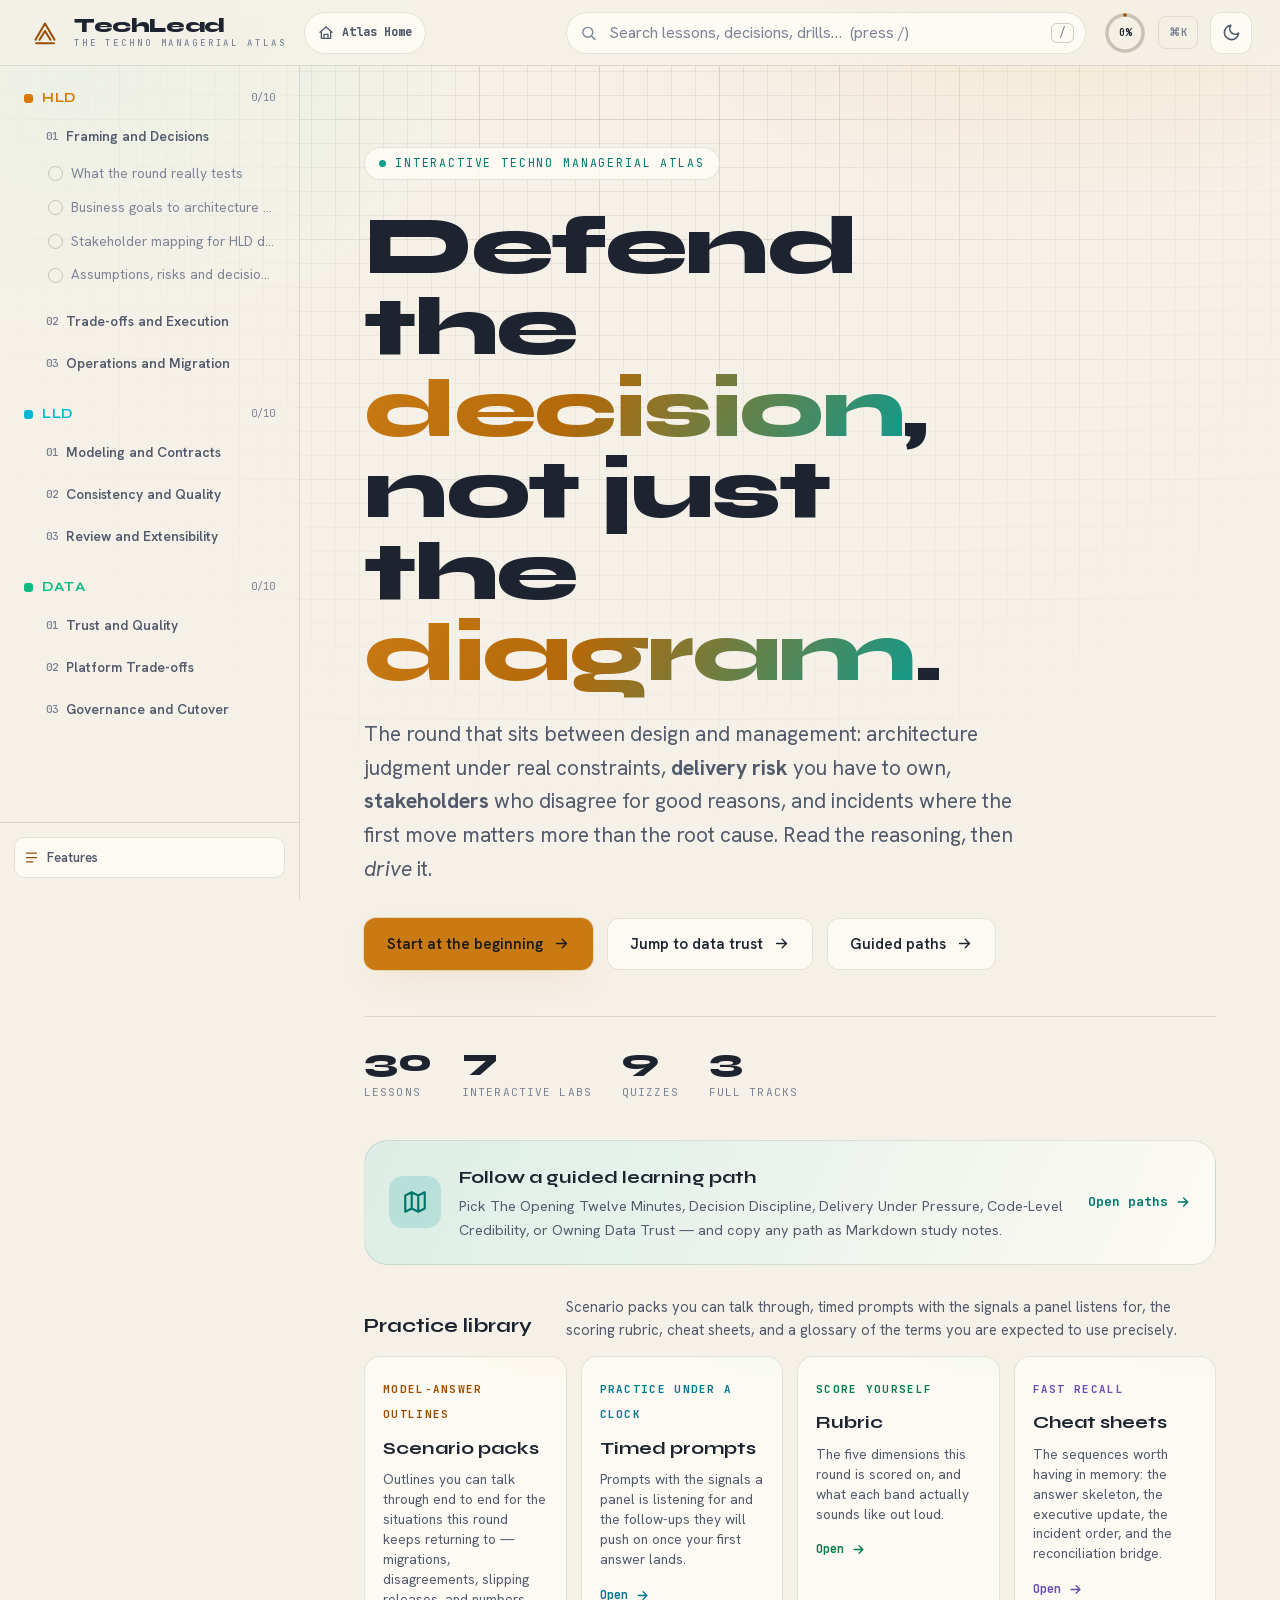
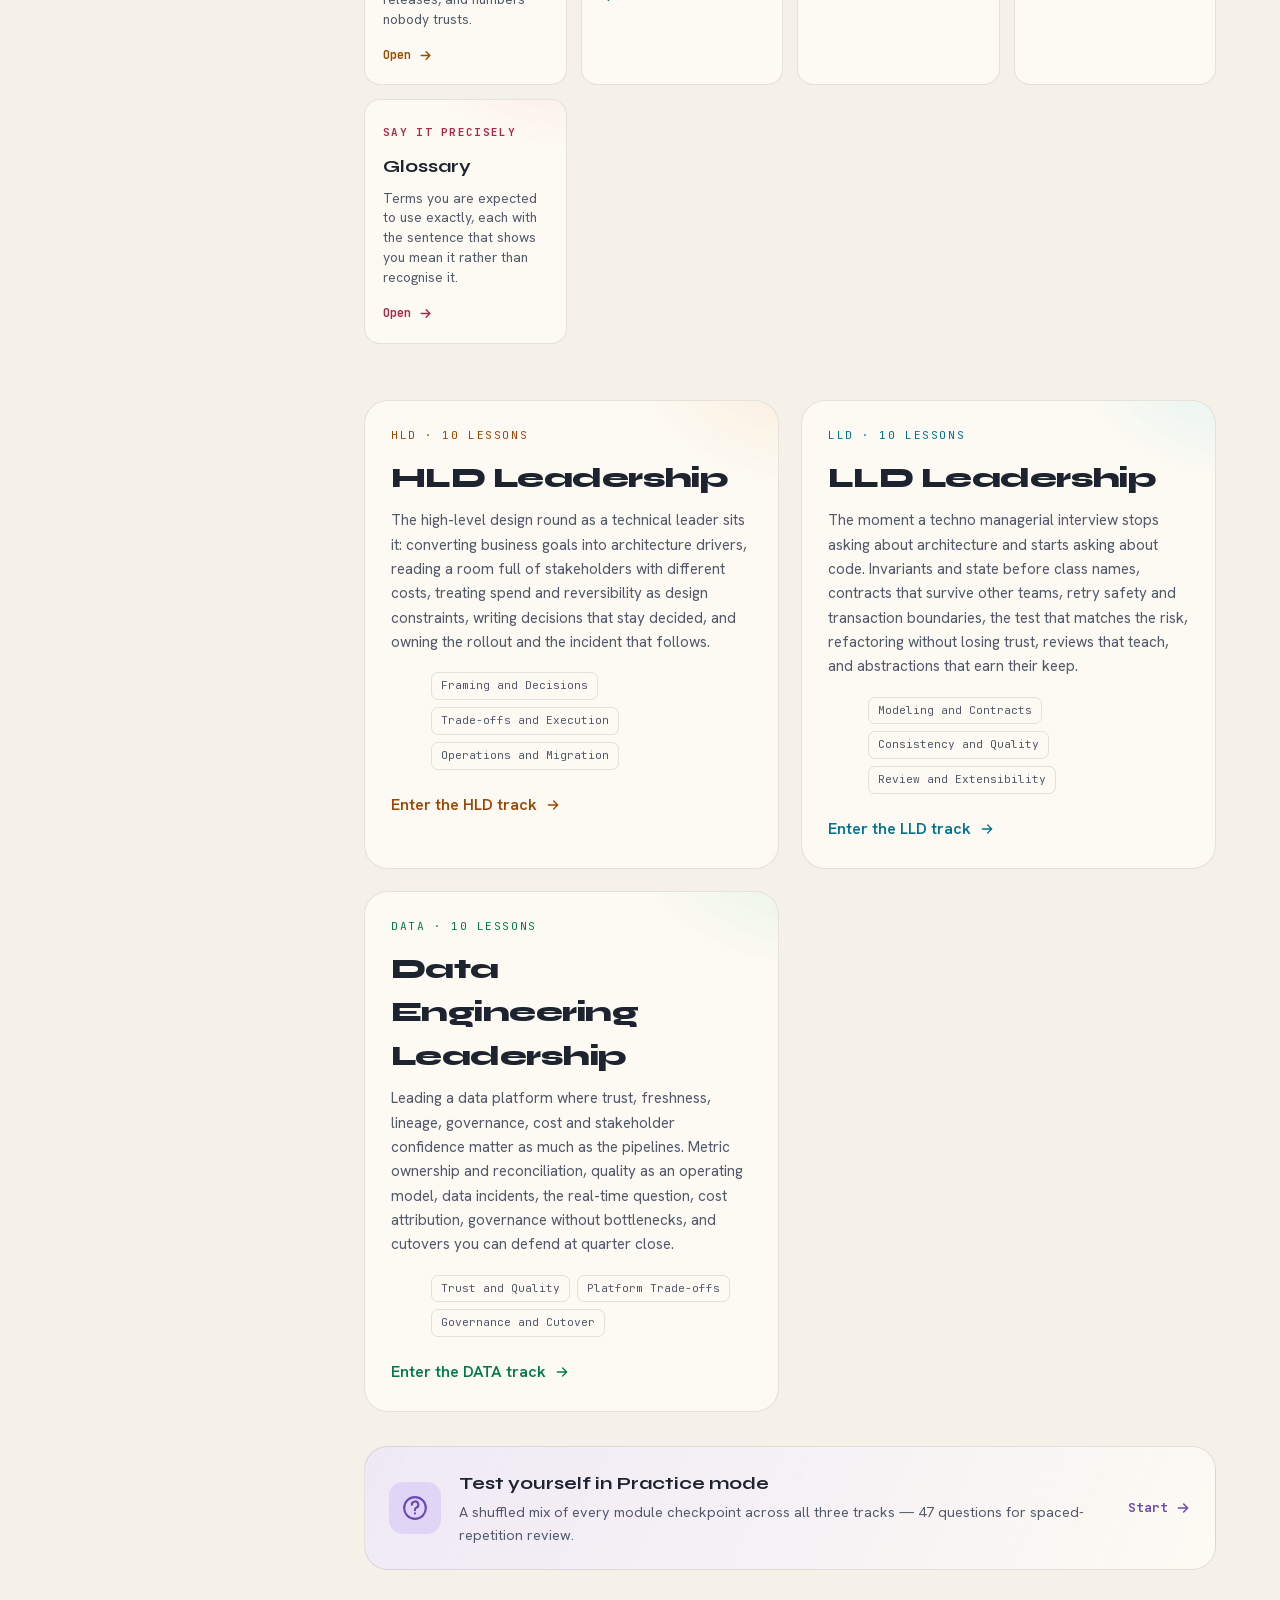
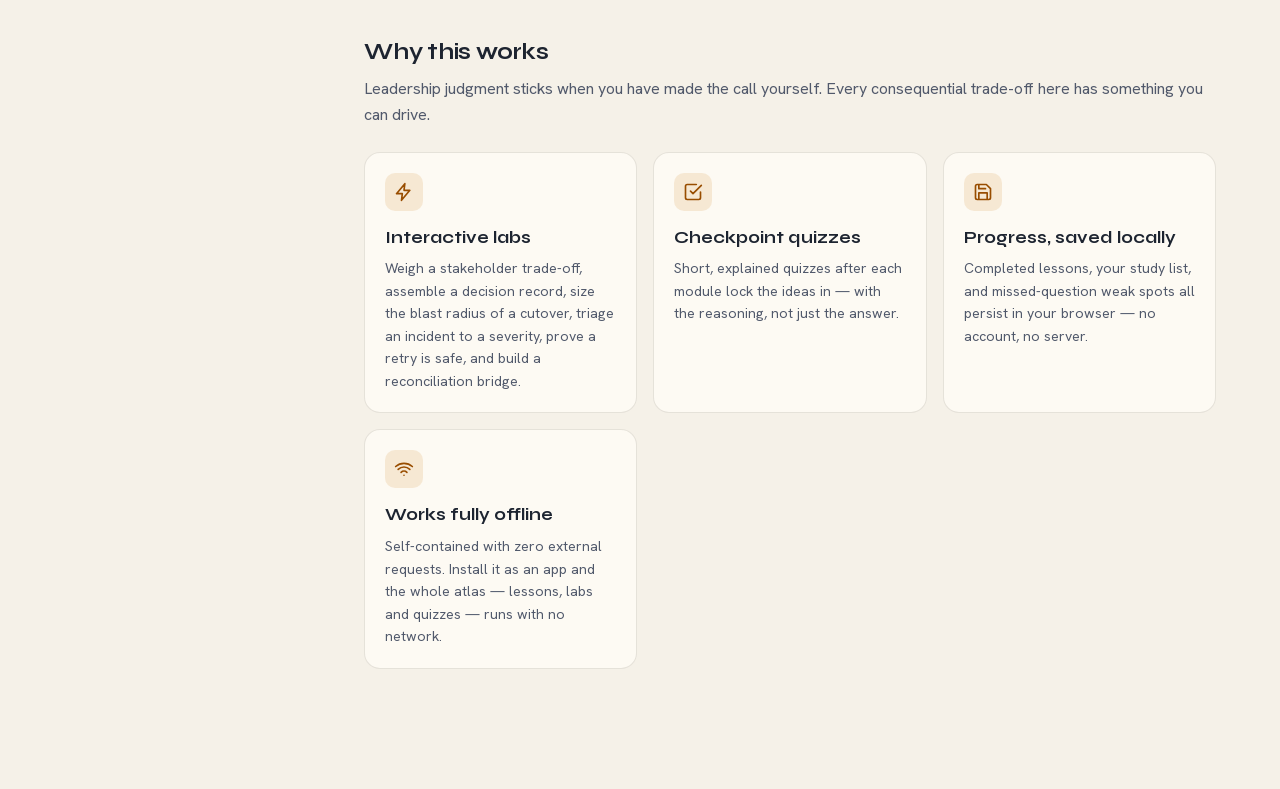
<file: techno-managerial-academy/index.html>
<!DOCTYPE html>
<html lang="en" data-theme="dark">
<head>
  <meta charset="UTF-8" />
  <meta name="viewport" content="width=device-width, initial-scale=1.0" />
  <meta name="description" content="TechLead — an interactive atlas for techno managerial interviews: architecture judgment under business constraints, stakeholder and cost trade-offs, decision records, rollout and incident leadership, low-level design credibility, and owning data trust." />
  <meta name="theme-color" content="#0b0e14" />
  <link rel="manifest" href="manifest.webmanifest" />
  <link rel="apple-touch-icon" href="icon.svg" />
  <title>TechLead &middot; The Techno Managerial Atlas</title>

  <link rel="stylesheet" href="css/styles.css" />
  <link rel="stylesheet" href="css/exam.css" />
  <link rel="stylesheet" href="css/pwa.css" />
  <link rel="icon" href="icon.svg" />
</head>
<body>
  <!-- Atmospheric layers -->
  <div class="bg-grid" aria-hidden="true"></div>
  <div class="bg-glow" aria-hidden="true"></div>
  <div class="bg-noise" aria-hidden="true"></div>

  <!-- Skip link for a11y -->
  <a href="#main" class="skip-link">Skip to content</a>

  <!-- Top bar -->
  <header class="topbar">
    <button class="icon-btn nav-toggle" id="navToggle" aria-label="Toggle navigation" aria-expanded="false">
      <span></span><span></span><span></span>
    </button>

    <a class="brand" href="#/" aria-label="TechLead home">
      <svg class="brand-mark" viewBox="0 0 100 100" aria-hidden="true">
        <path d="M22 70 L50 22 L78 70 M34 70 L50 44 L66 70 M24 80 H76" />
      </svg>
      <span class="brand-text">TechLead<em>the techno managerial atlas</em></span>
    </a>

    <a class="atlas-home-top" href="../index.html" aria-label="Atlas Home">
      <svg viewBox="0 0 24 24" aria-hidden="true"><path d="M3 11l9-8 9 8"/><path d="M5 10v10h14V10"/><path d="M9 20v-6h6v6"/></svg>
      <span>Atlas Home</span>
    </a>

    <div class="search-wrap">
      <svg class="search-ico" viewBox="0 0 24 24" aria-hidden="true"><circle cx="11" cy="11" r="7"></circle><line x1="21" y1="21" x2="16.5" y2="16.5"></line></svg>
      <input id="search" type="search" placeholder="Search lessons, decisions, drills…  (press /)" autocomplete="off" aria-label="Search concepts" />
      <kbd class="search-kbd">/</kbd>
      <div id="searchResults" class="search-results" role="listbox" hidden></div>
    </div>

    <div class="topbar-actions">
      <div class="progress-pill" id="progressPill" title="Your overall progress">
        <svg viewBox="0 0 36 36" class="progress-ring" aria-hidden="true">
          <circle class="pr-track" cx="18" cy="18" r="15.5"></circle>
          <circle class="pr-value" id="prValue" cx="18" cy="18" r="15.5"></circle>
        </svg>
        <span id="progressText">0%</span>
      </div>
      <button class="cmdk-btn" id="cmdkBtn" aria-label="Open command palette" title="Command palette (Cmd/Ctrl-K)">⌘K</button>
      <button class="icon-btn" id="themeToggle" aria-label="Toggle light / dark theme" title="Toggle theme">
        <svg class="ico-sun" viewBox="0 0 24 24" aria-hidden="true"><circle cx="12" cy="12" r="5"></circle><g class="rays"><line x1="12" y1="1" x2="12" y2="4"/><line x1="12" y1="20" x2="12" y2="23"/><line x1="1" y1="12" x2="4" y2="12"/><line x1="20" y1="12" x2="23" y2="12"/><line x1="4.2" y1="4.2" x2="6.3" y2="6.3"/><line x1="17.7" y1="17.7" x2="19.8" y2="19.8"/><line x1="4.2" y1="19.8" x2="6.3" y2="17.7"/><line x1="17.7" y1="6.3" x2="19.8" y2="4.2"/></g></svg>
        <svg class="ico-moon" viewBox="0 0 24 24" aria-hidden="true"><path d="M21 12.8A9 9 0 1 1 11.2 3 7 7 0 0 0 21 12.8z"/></svg>
      </button>
    </div>
  </header>

  <div class="layout">
    <!-- Sidebar navigation (built by JS) -->
    <aside class="sidebar" id="sidebar" aria-label="Curriculum navigation">
      <nav id="nav" class="nav"></nav>
      <div class="sidebar-foot">
        <button class="foot-link feature-toggle" id="featureToggle" type="button" aria-controls="featurePane" aria-expanded="false">
          <svg viewBox="0 0 24 24" aria-hidden="true"><path d="M4 5h16M4 12h16M4 19h10"/></svg>
          Features
        </button>
      </div>
    </aside>
    <aside class="feature-pane" id="featurePane" aria-label="Feature navigation" hidden>
      <div class="feature-pane-head">
        <span>Features</span>
        <button class="feature-pane-close" id="featurePaneClose" type="button" aria-label="Close features">×</button>
      </div>
      <nav class="feature-list">
        <a href="#/paths"><svg viewBox="0 0 24 24" aria-hidden="true"><path d="M9 3 3 6v15l6-3 6 3 6-3V3l-6 3-6-3zM9 3v15M15 6v15"/></svg><span>Learning paths</span></a>
        <a href="#/scenarios"><svg viewBox="0 0 24 24" aria-hidden="true"><path d="M4 19V5a2 2 0 0 1 2-2h12v18H6a2 2 0 0 1-2-2zM8 7h6M8 11h6M8 15h4"/></svg><span>Practice library</span></a>
        <a href="#/review"><svg viewBox="0 0 24 24" aria-hidden="true"><path d="M12 2l3 6.3 6.9 1-5 4.9 1.2 6.8L12 17.8 5.9 21l1.2-6.8-5-4.9 6.9-1z"/></svg><span>Study list</span></a>
        <a href="#/exam"><svg viewBox="0 0 24 24" aria-hidden="true"><path d="M9 11l3 3L22 4M21 12v7a2 2 0 0 1-2 2H5a2 2 0 0 1-2-2V5a2 2 0 0 1 2-2h11"/></svg><span>Exam mode</span></a>
        <a href="#/flashcards"><svg viewBox="0 0 24 24" aria-hidden="true"><rect x="3" y="5" width="18" height="14" rx="2"/><path d="M3 10h18"/></svg><span>Flashcards</span></a>
      </nav>
      <div class="feature-utilities">
        <div class="foot-backup">
          <button id="exportData" class="ghost-btn ghost-sm" title="Download a backup of your progress">Export</button>
          <button id="importData" class="ghost-btn ghost-sm" title="Restore progress from a backup file">Import</button>
          <input id="importFile" type="file" accept="application/json,.json" hidden aria-hidden="true" />
        </div>
        <button id="resetProgress" class="ghost-btn">Reset progress</button>
      </div>
    </aside>
    <div class="scrim" id="scrim" hidden></div>

    <!-- Main content (built by JS) -->
    <main id="main" class="main" tabindex="-1"></main>
  </div>

  <!-- Toast region -->
  <div id="toast" class="toast" role="status" aria-live="polite"></div>

  <!-- Scripts: order matters -->
  <script src="js/track-hld.js" defer></script>
  <script src="js/track-lld.js" defer></script>
  <script src="js/track-data.js" defer></script>
  <script src="js/practice-content.js" defer></script>
  <script src="js/exam.js" defer></script>
  <script src="js/pwa.js" defer></script>
  <script src="js/app.js" defer></script>
  <script>
    // Register the service worker for full offline support (no-op on file://).
    if ("serviceWorker" in navigator && location.protocol.startsWith("http")) {
      window.addEventListener("load", function () {
        navigator.serviceWorker.register("sw.js").catch(function () { /* offline-by-nature anyway */ });
      });
    }
  </script>
</body>
</html>
</file>
<file: behavioral-academy/css/styles.css>
/* Self-hosted fonts (offline). Generated by tools/gen_fontface.py. */
@font-face {
  font-family: "Syne";
  font-style: normal;
  font-weight: 400 800;
  font-display: swap;
  src: url("../fonts/8vIH7w4qzmVxm25L9G78HEZnMg.woff2") format("woff2");
  unicode-range: U+000D, U+0020, U+0041, U+00A0, U+00C1, U+0100-0107, U+010A-0113, U+0116-011B, U+011E-0123, U+0126-0127, U+012A-012B, U+012E-0130, U+0132-0133, U+0136-0137, U+0139-0148, U+014A-014D, U+0150-0151, U+0154-015B, U+015E-0167, U+016A-016B, U+016E-017E, U+0192, U+0218-021B, U+022E, U+02C7, U+02DD, U+0300-0301, U+0303-0304, U+0308, U+1E80-1E85, U+1EF2-1EF3, U+2020;
}
@font-face {
  font-family: "Syne";
  font-style: normal;
  font-weight: 400 800;
  font-display: swap;
  src: url("../fonts/8vIH7w4qzmVxm2BL9G78HEY.woff2") format("woff2");
  unicode-range: U+000D, U+0020-007E, U+00A0-00FF, U+0102, U+0131, U+0152-0153, U+02C6, U+02DA, U+02DC, U+0300-0301, U+0303-0304, U+0308, U+2013-2014, U+2018-201A, U+201C-201E, U+2022, U+2026, U+2039-203A, U+2044, U+20AC, U+2122, U+2191, U+2193, U+2212, U+2215;
}
@font-face {
  font-family: "Syne";
  font-style: normal;
  font-weight: 400 800;
  font-display: swap;
  src: url("../fonts/8vIH7w4qzmVxm2NL9G78HEZnMg.woff2") format("woff2");
  unicode-range: U+000D, U+0020, U+0041, U+00A0, U+00C1, U+0102, U+037E, U+0384-038A, U+038C, U+038E-03A1, U+03A3-03CE;
}
@font-face {
  font-family: "Hanken Grotesk";
  font-style: normal;
  font-weight: 100 900;
  font-display: swap;
  src: url("../fonts/ieVn2YZDLWuGJpnzaiwFXS9tYtpQ59CxCis4UvI.woff2") format("woff2");
  unicode-range: U+0020, U+0041, U+00A0, U+00C1, U+0102, U+20B4;
}
@font-face {
  font-family: "Hanken Grotesk";
  font-style: normal;
  font-weight: 100 900;
  font-display: swap;
  src: url("../fonts/ieVn2YZDLWuGJpnzaiwFXS9tYtpS59CxCis4UvI.woff2") format("woff2");
  unicode-range: U+0020, U+0041, U+00A0, U+00C1, U+0102-0103, U+0110-0111, U+0128-0129, U+0168-0169, U+01A0-01A1, U+01AF-01B0, U+0300-0301, U+0303-0304, U+0308-0309, U+0323, U+1EA0-1EF9, U+20AB;
}
@font-face {
  font-family: "Hanken Grotesk";
  font-style: normal;
  font-weight: 100 900;
  font-display: swap;
  src: url("../fonts/ieVn2YZDLWuGJpnzaiwFXS9tYtpT59CxCis4UvI.woff2") format("woff2");
  unicode-range: U+0020, U+0041, U+00A0, U+00C1, U+0100-0130, U+0132-0151, U+0154-017E, U+018F, U+0192, U+019D, U+01A0-01A1, U+01AF-01B0, U+01CD-01D4, U+01E6-01E7, U+01EA-01EB, U+01FA-01FF, U+0218-021B, U+0232-0233, U+0237, U+0259, U+0272, U+02C7, U+02DD, U+02F5-02F6, U+0300-0301, U+0303-0304, U+0308-0309, U+0323, U+1E20-1E21, U+1E44-1E45, U+1E80-1E85, U+1E9E, U+1EF2-1EF9, U+2020, U+20AB, U+20B1, U+20B3-20B4, U+20B8, U+20BD;
}
@font-face {
  font-family: "Hanken Grotesk";
  font-style: normal;
  font-weight: 100 900;
  font-display: swap;
  src: url("../fonts/ieVn2YZDLWuGJpnzaiwFXS9tYtpd59CxCis4.woff2") format("woff2");
  unicode-range: U+0020-007E, U+00A0-00FF, U+0102, U+0131, U+0152-0153, U+02C6, U+02DA, U+02DC, U+0300-0301, U+0303-0304, U+0308-0309, U+0323, U+2013-2014, U+2018-201A, U+201C-201E, U+2022, U+2026, U+2039-203A, U+2044, U+20AC, U+2122, U+2212, U+2215;
}
@font-face {
  font-family: "Hanken Grotesk";
  font-style: italic;
  font-weight: 400;
  font-display: swap;
  src: url("../fonts/ieVo2YZDLWuGJpnzaiwFXS9tYtpY_d6T_POl0fRJeyWyosBA5XxjLdSL17o24Q.woff2") format("woff2");
  unicode-range: U+0020, U+0041, U+00A0, U+00C1, U+0100-0130, U+0132-0151, U+0154-017E, U+018F, U+0192, U+019D, U+01A0-01A1, U+01AF-01B0, U+01CD-01D4, U+01E6-01E7, U+01EA-01EB, U+01FA-01FF, U+0218-021B, U+0232-0233, U+0237, U+0259, U+0272, U+02C7, U+02DD, U+02F5-02F6, U+0300-0301, U+0303-0304, U+0308-0309, U+0323, U+1E20-1E21, U+1E44-1E45, U+1E80-1E85, U+1E9E, U+1EF2-1EF9, U+2020, U+20AB, U+20B1, U+20B3-20B4, U+20B8, U+20BD;
}
@font-face {
  font-family: "Hanken Grotesk";
  font-style: italic;
  font-weight: 400;
  font-display: swap;
  src: url("../fonts/ieVo2YZDLWuGJpnzaiwFXS9tYtpY_d6T_POl0fRJeyWyosBB5XxjLdSL17o24Q.woff2") format("woff2");
  unicode-range: U+0020, U+0041, U+00A0, U+00C1, U+0102-0103, U+0110-0111, U+0128-0129, U+0168-0169, U+01A0-01A1, U+01AF-01B0, U+0300-0301, U+0303-0304, U+0308-0309, U+0323, U+1EA0-1EF9, U+20AB;
}
@font-face {
  font-family: "Hanken Grotesk";
  font-style: italic;
  font-weight: 400;
  font-display: swap;
  src: url("../fonts/ieVo2YZDLWuGJpnzaiwFXS9tYtpY_d6T_POl0fRJeyWyosBD5XxjLdSL17o24Q.woff2") format("woff2");
  unicode-range: U+0020, U+0041, U+00A0, U+00C1, U+0102, U+20B4;
}
@font-face {
  font-family: "Hanken Grotesk";
  font-style: italic;
  font-weight: 400;
  font-display: swap;
  src: url("../fonts/ieVo2YZDLWuGJpnzaiwFXS9tYtpY_d6T_POl0fRJeyWyosBO5XxjLdSL17o.woff2") format("woff2");
  unicode-range: U+0020-007E, U+00A0-00FF, U+0102, U+0131, U+0152-0153, U+02C6, U+02DA, U+02DC, U+0300-0301, U+0303-0304, U+0308-0309, U+0323, U+2013-2014, U+2018-201A, U+201C-201E, U+2022, U+2026, U+2039-203A, U+2044, U+20AC, U+2122, U+2212, U+2215;
}
@font-face {
  font-family: "JetBrains Mono";
  font-style: normal;
  font-weight: 400 800;
  font-display: swap;
  src: url("../fonts/tDbv2o-flEEny0FZhsfKu5WU4zr3E_BX0PnT8RD8yKwBNntkaToggR7BYRbKPx3cwgknk-6nFg.woff2") format("woff2");
  unicode-range: U+000D, U+0020, U+0041, U+00A0, U+00C1, U+0102, U+04AE-04AF, U+04E8-04E9;
}
@font-face {
  font-family: "JetBrains Mono";
  font-style: normal;
  font-weight: 400 800;
  font-display: swap;
  src: url("../fonts/tDbv2o-flEEny0FZhsfKu5WU4zr3E_BX0PnT8RD8yKwBNntkaToggR7BYRbKPx7cwgknk-6nFg.woff2") format("woff2");
  unicode-range: U+000D, U+0020, U+0041, U+00A0, U+00C1, U+0100-0130, U+0134-0151, U+0154-017F, U+018F, U+0192, U+01A0-01A1, U+01AF-01B0, U+01CD-01CE, U+01E6-01E7, U+01EA-01EB, U+01F4-01F5, U+01FC-01FF, U+0218-021B, U+0232-0233, U+0237, U+0259, U+02B9-02BA, U+02BC, U+02C7, U+02C9, U+02DD, U+02F3, U+02F7, U+0300-0301, U+0303-0304, U+0308-0309, U+0323, U+1E80-1E85, U+1E9E, U+1EF2-1EF9, U+2020, U+20AB, U+20AE, U+20BD, U+20BF, U+2113;
}
@font-face {
  font-family: "JetBrains Mono";
  font-style: normal;
  font-weight: 400 800;
  font-display: swap;
  src: url("../fonts/tDbv2o-flEEny0FZhsfKu5WU4zr3E_BX0PnT8RD8yKwBNntkaToggR7BYRbKPxDcwgknk-4.woff2") format("woff2");
  unicode-range: U+000D, U+0020-007E, U+00A0-00FF, U+0102, U+0131, U+0152-0153, U+02BC, U+02C6, U+02DA, U+02DC, U+0300-0301, U+0303-0304, U+0308-0309, U+0323, U+2013-2014, U+2018-201A, U+201C-201E, U+2022, U+2026, U+2032-2033, U+2039-203A, U+2044, U+20AC, U+2122, U+2191, U+2193, U+2212, U+2215, U+FEFF;
}
@font-face {
  font-family: "JetBrains Mono";
  font-style: normal;
  font-weight: 400 800;
  font-display: swap;
  src: url("../fonts/tDbv2o-flEEny0FZhsfKu5WU4zr3E_BX0PnT8RD8yKwBNntkaToggR7BYRbKPxPcwgknk-6nFg.woff2") format("woff2");
  unicode-range: U+000D, U+0020, U+0041, U+00A0, U+00C1, U+0102, U+0374-0375, U+037E, U+0384-038A, U+038C, U+038E-03A1, U+03A3-03CF, U+03D7;
}
@font-face {
  font-family: "JetBrains Mono";
  font-style: normal;
  font-weight: 400 800;
  font-display: swap;
  src: url("../fonts/tDbv2o-flEEny0FZhsfKu5WU4zr3E_BX0PnT8RD8yKwBNntkaToggR7BYRbKPxTcwgknk-6nFg.woff2") format("woff2");
  unicode-range: U+000D, U+0020, U+0041, U+00A0, U+00C1, U+0102, U+0301, U+0401-040C, U+040E-044F, U+0451-045C, U+045E-045F, U+0490-0491, U+2116;
}
@font-face {
  font-family: "JetBrains Mono";
  font-style: normal;
  font-weight: 400 800;
  font-display: swap;
  src: url("../fonts/tDbv2o-flEEny0FZhsfKu5WU4zr3E_BX0PnT8RD8yKwBNntkaToggR7BYRbKPx_cwgknk-6nFg.woff2") format("woff2");
  unicode-range: U+000D, U+0020, U+0041, U+00A0, U+00C1, U+0102-0103, U+0110-0111, U+0128-0129, U+0168-0169, U+01A0-01A1, U+01AF-01B0, U+0300-0301, U+0303-0304, U+0308-0309, U+0323, U+1EA0-1EF9, U+20AB;
}

/* =====================================================================
   BLUEPRINT · The HLD & LLD Atlas
   Aesthetic: engineering blueprint / technical atlas
   Display: Syne · Body: Hanken Grotesk · Mono: JetBrains Mono
   ===================================================================== */

/* ---------- Tokens ---------- */
:root {
  --ink-900: #070910;
  --ink-850: #0b0e14;
  --ink-800: #0f131c;
  --ink-750: #141a26;
  --ink-700: #1b2333;
  --ink-600: #273248;
  --line: rgba(120, 150, 200, 0.14);
  --line-strong: rgba(120, 150, 200, 0.28);

  --text: #e7ecf5;
  --text-dim: #9aa6bd;
  --text-faint: #67738c;

  --amber: #f5a623;
  --amber-soft: #ffce7a;
  --cyan: #5eead4;
  --cyan-deep: #2dd4bf;
  --violet: #a78bfa;
  --rose: #fb7185;
  --pink: #f472b6;
  --lime: #bef264;

  --accent: var(--amber);
  --accent-2: var(--cyan);

  /* Ink scale. Every colour above names a *fill* — a hue picked to glow on a
     dark page. Reading body-sized text in that same hue is a different job, so
     each fill token has an -ink partner for use in `color:`, `stroke:` and
     `fill:`. In dark theme the ink is the fill: these are pure aliases and
     nothing about the default theme changes. Light theme redefines them. */
  /* Widgets that pick a colour from a data table emit it inline, so the token
     indirection above cannot reach them. They wrap the literal instead:
       style="color: oklch(from #fb7185 var(--ink-l) c h)"
     `l` means "keep the lightness you already have", so that one expression is
     an identity in dark theme and the same 0.5 pin in light. Declared here
     rather than only in the light block so the property is always valid. */
  --ink-l: l;
  --accent-ink: var(--accent);
  --accent-2-ink: var(--accent-2);
  --amber-ink: var(--amber);
  --cyan-ink: var(--cyan);
  --violet-ink: var(--violet);
  --rose-ink: var(--rose);
  --lime-ink: var(--lime);
  /* text that sits ON an accent fill, rather than on the page */
  --on-accent: var(--ink-900);

  --surface: rgba(18, 24, 36, 0.72);
  --surface-solid: #11161f;
  --surface-2: rgba(28, 36, 52, 0.6);
  --glass-border: rgba(140, 170, 220, 0.12);

  --radius: 16px;
  --radius-sm: 10px;
  --radius-lg: 24px;

  --shadow-sm: 0 2px 8px rgba(0, 0, 0, 0.3);
  --shadow: 0 18px 50px -18px rgba(0, 0, 0, 0.7);
  --shadow-glow: 0 0 0 1px rgba(245, 166, 35, 0.18), 0 14px 40px -16px rgba(245, 166, 35, 0.3);

  --font-display: "Syne", system-ui, sans-serif;
  --font-body: "Hanken Grotesk", system-ui, sans-serif;
  --font-mono: "JetBrains Mono", ui-monospace, monospace;

  --maxw: 1500px;
  --sidebar-w: 300px;
  --topbar-h: 66px;

  --ease: cubic-bezier(0.22, 1, 0.36, 1);
}

[data-theme="light"] {
  --ink-900: #fbf8f1;
  --ink-850: #f5f1e8;
  --ink-800: #efe9db;
  --ink-750: #e9e1cf;
  --ink-700: #e2d8c2;
  --ink-600: #d4c8ab;
  --line: rgba(60, 50, 30, 0.13);
  --line-strong: rgba(60, 50, 30, 0.24);

  --text: #1d2430;
  --text-dim: #51596b;
  --text-faint: #7d8395;

  --amber: #c97a13;
  --amber-soft: #b3690a;
  --cyan: #0f9b8e;
  --cyan-deep: #0c7a70;

  --surface: rgba(255, 253, 247, 0.78);
  --surface-solid: #fffdf6;
  --surface-2: rgba(245, 239, 226, 0.7);
  --glass-border: rgba(60, 50, 30, 0.12);

  --shadow: 0 18px 50px -22px rgba(80, 60, 20, 0.4);
  --shadow-glow: 0 0 0 1px rgba(201, 122, 19, 0.22), 0 14px 40px -16px rgba(201, 122, 19, 0.25);

  /* Ink for the light theme. The fill values above are tuned for fills: the
     light amber reads 2.97:1 as text on this cream, and an un-overridden
     accent like the lime track lands near 1.4:1. Rather than hand-pick a
     second hex per hue per app, each ink pins OKLCH lightness and keeps the
     hue and chroma it was given, which holds every one of the collection's
     track colours between 4.3:1 and 6.6:1 while still looking like itself. */
  --ink-l: 0.5;
  --accent-2-ink: oklch(from var(--accent-2) var(--ink-l) c h);
  --amber-ink: oklch(from var(--amber) var(--ink-l) c h);
  --cyan-ink: oklch(from var(--cyan) var(--ink-l) c h);
  --violet-ink: oklch(from var(--violet) var(--ink-l) c h);
  --rose-ink: oklch(from var(--rose) var(--ink-l) c h);
  --lime-ink: oklch(from var(--lime) var(--ink-l) c h);
  /* --ink-900 is a near-white surface in this theme, so a cut-out label needs
     a real dark instead. Every light-theme accent fill — the mid amber here and
     the bright track colours set inline — clears 3:1 against this. */
  --on-accent: #1a1a1a;
}

/* Accent inks are re-derived on every element, not once on :root, because
   js/app.js writes --accent and --tc inline per track and .note writes --nc per
   variant. A value computed only at the root would hand every track the home
   track's colour, which is a subtler bug than the one being fixed. */
* {
  --accent-ink: var(--accent);
  --tc-ink: var(--tc, var(--accent));
  --nc-ink: var(--nc, var(--accent));
}
[data-theme="light"] * {
  --accent-ink: oklch(from var(--accent) var(--ink-l) c h);
  --tc-ink: oklch(from var(--tc, var(--accent)) var(--ink-l) c h);
  --nc-ink: oklch(from var(--nc, var(--accent)) var(--ink-l) c h);
}

/* ---------- Reset ---------- */
*, *::before, *::after { box-sizing: border-box; }
* { margin: 0; }
html { scroll-behavior: smooth; -webkit-text-size-adjust: 100%; }
body {
  font-family: var(--font-body);
  background: var(--ink-850);
  color: var(--text);
  line-height: 1.6;
  font-size: 16px;
  -webkit-font-smoothing: antialiased;
  text-rendering: optimizeLegibility;
  min-height: 100vh;
  overflow-x: hidden;
}
img, svg { display: block; max-width: 100%; }
button { font: inherit; color: inherit; cursor: pointer; background: none; border: none; }
input { font: inherit; }
a { color: inherit; text-decoration: none; }
::selection { background: var(--accent); color: var(--on-accent); }

/* ---------- Atmosphere ---------- */
.bg-grid, .bg-glow, .bg-noise { position: fixed; inset: 0; pointer-events: none; z-index: 0; }
.bg-grid {
  background-image:
    linear-gradient(var(--line) 1px, transparent 1px),
    linear-gradient(90deg, var(--line) 1px, transparent 1px),
    linear-gradient(var(--line) 1px, transparent 1px),
    linear-gradient(90deg, var(--line) 1px, transparent 1px);
  background-size: 120px 120px, 120px 120px, 24px 24px, 24px 24px;
  background-position: -1px -1px, -1px -1px, -1px -1px, -1px -1px;
  -webkit-mask-image: radial-gradient(circle at 50% 0%, #000 0%, transparent 78%);
  mask-image: radial-gradient(circle at 50% 0%, #000 0%, transparent 78%);
  opacity: 0.7;
}
.bg-glow {
  background:
    radial-gradient(46rem 30rem at 84% -8%, rgba(245, 166, 35, 0.14), transparent 60%),
    radial-gradient(40rem 28rem at 6% 8%, rgba(94, 234, 212, 0.10), transparent 60%);
}
.bg-noise {
  opacity: 0.035;
  background-image: url("data:image/svg+xml,%3Csvg xmlns='http://www.w3.org/2000/svg' width='160' height='160'%3E%3Cfilter id='n'%3E%3CfeTurbulence type='fractalNoise' baseFrequency='0.85' numOctaves='2'/%3E%3C/filter%3E%3Crect width='100%25' height='100%25' filter='url(%23n)'/%3E%3C/svg%3E");
  mix-blend-mode: overlay;
}

/* ---------- Skip link ---------- */
.skip-link {
  position: fixed; top: -60px; left: 12px; z-index: 200;
  background: var(--accent); color: var(--on-accent); padding: 10px 16px;
  border-radius: 0 0 10px 10px; font-weight: 600; transition: top 0.2s;
}
.skip-link:focus { top: 0; }

/* ---------- Visually hidden (screen-reader only) ---------- */
.sr-only {
  position: absolute; width: 1px; height: 1px; padding: 0; margin: -1px;
  overflow: hidden; clip: rect(0, 0, 0, 0); white-space: nowrap; border: 0;
}

/* ---------- Topbar ---------- */
.topbar {
  position: sticky; top: 0; z-index: 80;
  height: var(--topbar-h);
  display: flex; align-items: center; gap: 18px;
  padding: 0 clamp(14px, 3vw, 28px);
  background: color-mix(in srgb, var(--ink-850) 86%, transparent);
  backdrop-filter: blur(16px) saturate(140%);
  border-bottom: 1px solid var(--line);
}
.brand { display: flex; align-items: center; gap: 12px; flex-shrink: 0; }
.brand-mark { width: 34px; height: 34px; }
.brand-mark path { fill: none; stroke: var(--accent-ink); stroke-width: 6; stroke-linecap: round; stroke-linejoin: round; }
.brand-text {
  font-family: var(--font-display); font-weight: 800; font-size: 1.18rem;
  letter-spacing: -0.02em; line-height: 1; display: flex; flex-direction: column; gap: 3px;
}
.brand-text em {
  font-family: var(--font-mono); font-style: normal; font-weight: 500;
  font-size: 0.56rem; letter-spacing: 0.32em; text-transform: uppercase; color: var(--text-faint);
}

/* Search */
.search-wrap { position: relative; flex: 1; min-width: 0; max-width: 520px; margin-left: auto; }
.search-wrap input {
  width: 100%; height: 42px; padding: 0 44px 0 42px;
  background: var(--surface); border: 1px solid var(--glass-border);
  border-radius: 999px; color: var(--text); outline: none;
  transition: border-color 0.2s, box-shadow 0.2s;
}
.search-wrap input::placeholder { color: var(--text-faint); }
.search-wrap input:focus { border-color: var(--accent); box-shadow: 0 0 0 4px color-mix(in srgb, var(--accent) 16%, transparent); }
.search-ico { position: absolute; left: 14px; top: 50%; transform: translateY(-50%); width: 17px; height: 17px; }
.search-ico circle, .search-ico line { fill: none; stroke: var(--text-faint); stroke-width: 2; stroke-linecap: round; }
.search-kbd {
  position: absolute; right: 12px; top: 50%; transform: translateY(-50%);
  font-family: var(--font-mono); font-size: 0.72rem; color: var(--text-faint);
  border: 1px solid var(--line-strong); border-radius: 6px; padding: 1px 7px; line-height: 1.4;
}
.search-results {
  position: absolute; top: calc(100% + 10px); left: 0; right: 0;
  background: var(--surface-solid); border: 1px solid var(--glass-border);
  border-radius: var(--radius); box-shadow: var(--shadow); overflow: hidden;
  max-height: 60vh; overflow-y: auto; z-index: 90;
}
.search-results .sr-item { display: block; padding: 11px 16px; border-bottom: 1px solid var(--line); transition: background 0.15s; }
.search-results .sr-item:last-child { border-bottom: none; }
.search-results .sr-item:hover, .search-results .sr-item.active { background: var(--surface-2); }
.sr-item .sr-title { font-weight: 600; font-size: 0.95rem; }
.sr-item .sr-title mark { background: color-mix(in srgb, var(--accent) 38%, transparent); color: var(--text); border-radius: 3px; padding: 0 2px; }
.sr-item .sr-crumb { font-family: var(--font-mono); font-size: 0.68rem; color: var(--text-faint); text-transform: uppercase; letter-spacing: 0.08em; margin-top: 2px; }
.sr-empty { padding: 18px; color: var(--text-faint); text-align: center; font-size: 0.9rem; }

.topbar-actions { display: flex; align-items: center; gap: 12px; flex-shrink: 0; }

/* Progress ring */
.progress-pill { position: relative; display: grid; place-items: center; width: 42px; height: 42px; }
.progress-ring { width: 42px; height: 42px; transform: rotate(-90deg); }
.progress-ring circle { fill: none; stroke-width: 3; }
.pr-track { stroke: var(--line-strong); }
.pr-value { stroke: var(--accent-ink); stroke-linecap: round; stroke-dasharray: 97.4; stroke-dashoffset: 97.4; transition: stroke-dashoffset 0.6s var(--ease); }
.progress-pill span { position: absolute; font-family: var(--font-mono); font-size: 0.6rem; font-weight: 700; }

/* Icon buttons */
.icon-btn {
  width: 42px; height: 42px; display: grid; place-items: center;
  border-radius: 12px; border: 1px solid var(--glass-border); background: var(--surface);
  transition: border-color 0.2s, transform 0.2s, background 0.2s;
}
.icon-btn:hover { border-color: var(--accent); transform: translateY(-1px); }
.icon-btn svg { width: 19px; height: 19px; fill: none; stroke: var(--text-dim); stroke-width: 2; stroke-linecap: round; stroke-linejoin: round; }
.icon-btn:hover svg { stroke: var(--text); }
#themeToggle .ico-moon { display: none; }
[data-theme="light"] #themeToggle .ico-sun { display: none; }
[data-theme="light"] #themeToggle .ico-moon { display: block; }

/* Hamburger */
.nav-toggle { display: none; flex-direction: column; gap: 4px; }
.nav-toggle span { width: 18px; height: 2px; background: var(--text-dim); border-radius: 2px; transition: 0.3s; }
.nav-toggle[aria-expanded="true"] span:nth-child(1) { transform: translateY(6px) rotate(45deg); }
.nav-toggle[aria-expanded="true"] span:nth-child(2) { opacity: 0; }
.nav-toggle[aria-expanded="true"] span:nth-child(3) { transform: translateY(-6px) rotate(-45deg); }


/* ---------- Atlas Home + Feature pane ---------- */
.atlas-home-top {
  display: inline-flex; align-items: center; gap: 8px; flex-shrink: 0;
  height: 42px; padding: 0 13px; border-radius: 999px;
  border: 1px solid var(--glass-border); background: var(--surface);
  color: var(--text-dim); font-family: var(--font-mono); font-size: 0.72rem; font-weight: 750;
  transition: 0.18s var(--ease);
}
.atlas-home-top svg { width: 16px; height: 16px; fill: none; stroke: currentColor; stroke-width: 2; stroke-linecap: round; stroke-linejoin: round; }
.atlas-home-top:hover { color: var(--text); border-color: var(--accent); transform: translateY(-1px); }
.feature-toggle { cursor: pointer; background: var(--surface); }
.feature-pane {
  position: sticky; top: var(--topbar-h); align-self: start; height: calc(100vh - var(--topbar-h));
  border-right: 1px solid var(--line); background: color-mix(in srgb, var(--ink-850) 72%, transparent);
  padding: 14px; overflow-y: auto;
}
.feature-pane[hidden] { display: none; }
.layout.features-open { grid-template-columns: var(--sidebar-w) minmax(210px, 245px) 1fr; }
.feature-pane-head { display: flex; align-items: center; justify-content: space-between; gap: 10px; margin-bottom: 12px; }
.feature-pane-head span { font-family: var(--font-display); font-weight: 800; letter-spacing: -0.01em; }
.feature-pane-close { width: 30px; height: 30px; border-radius: 8px; color: var(--text-faint); border: 1px solid var(--glass-border); }
.feature-pane-close:hover { color: var(--text); border-color: var(--accent); }
.feature-list { display: flex; flex-direction: column; gap: 9px; }
.feature-list a {
  display: flex; align-items: center; gap: 10px; padding: 10px 11px;
  border: 1px solid var(--glass-border); border-radius: 11px; color: var(--text-dim);
  background: var(--surface); font-weight: 650; transition: 0.16s var(--ease);
}
.feature-list a:hover { color: var(--text); border-color: color-mix(in srgb, var(--accent) 50%, transparent); transform: translateX(2px); }
.feature-list svg { width: 16px; height: 16px; flex-shrink: 0; fill: none; stroke: var(--accent-ink); stroke-width: 2; stroke-linecap: round; stroke-linejoin: round; }
@media (max-width: 1080px) {
  .atlas-home-top span { display: none; }
  .atlas-home-top { width: 42px; padding: 0; justify-content: center; }
  .layout.features-open { grid-template-columns: var(--sidebar-w) 1fr; }
  .feature-pane { position: fixed; z-index: 76; left: var(--sidebar-w); width: min(245px, calc(100vw - var(--sidebar-w))); box-shadow: var(--shadow); }
}
@media (max-width: 760px) {
  .feature-pane { left: 0; width: min(280px, 86vw); }
}

/* ---------- Layout ---------- */
.layout { position: relative; z-index: 1; display: grid; grid-template-columns: var(--sidebar-w) 1fr; max-width: var(--maxw); margin: 0 auto; }

/* Sidebar */
.sidebar {
  position: sticky; top: var(--topbar-h); align-self: start;
  height: calc(100vh - var(--topbar-h));
  display: flex; flex-direction: column;
  border-right: 1px solid var(--line);
  background: color-mix(in srgb, var(--ink-850) 50%, transparent);
}
.nav { flex: 1; overflow-y: auto; padding: 22px 14px 8px; }
.nav::-webkit-scrollbar { width: 8px; }
.nav::-webkit-scrollbar-thumb { background: var(--line-strong); border-radius: 8px; }

.nav-track { margin-bottom: 22px; }
.nav-track-head { display: flex; align-items: center; gap: 9px; padding: 0 10px 8px; }
.nav-track-head .tk-dot { width: 9px; height: 9px; border-radius: 3px; }
.nav-track-head .tk-name { font-family: var(--font-display); font-weight: 700; font-size: 0.82rem; letter-spacing: 0.04em; text-transform: uppercase; }
.nav-track-head .tk-meta { margin-left: auto; font-family: var(--font-mono); font-size: 0.64rem; color: var(--text-faint); }

.nav-module { margin-bottom: 4px; }
.nav-module-btn {
  width: 100%; display: flex; align-items: center; gap: 8px; text-align: left;
  padding: 8px 10px; border-radius: 9px; color: var(--text-dim); font-weight: 600; font-size: 0.86rem;
  transition: background 0.15s, color 0.15s;
}
.nav-module-btn:hover { background: var(--surface-2); color: var(--text); }
.nav-module-btn .chev { width: 14px; height: 14px; transition: transform 0.25s; flex-shrink: 0; }
.nav-module-btn .chev path { stroke: currentColor; stroke-width: 2; fill: none; stroke-linecap: round; stroke-linejoin: round; }
.nav-module[open] .nav-module-btn .chev { transform: rotate(90deg); }
.nav-module-btn .mod-num { font-family: var(--font-mono); font-size: 0.66rem; color: var(--text-faint); }
.nav-lessons { list-style: none; padding: 2px 0 6px 22px; }
.nav-lessons li a {
  display: flex; align-items: center; gap: 8px; padding: 6px 10px; border-radius: 8px;
  font-size: 0.85rem; color: var(--text-faint); border-left: 2px solid transparent; transition: 0.15s;
}
.nav-lessons li a:hover { color: var(--text); background: var(--surface-2); }
.nav-lessons li a.active { color: var(--text); border-left-color: var(--accent); background: color-mix(in srgb, var(--accent) 9%, transparent); }
.nav-lessons li a .ls-check {
  width: 15px; height: 15px; border-radius: 50%; border: 1.5px solid var(--line-strong);
  flex-shrink: 0; display: grid; place-items: center; transition: 0.2s;
}
.nav-lessons li a.done .ls-check { background: var(--accent); border-color: var(--accent); }
.nav-lessons li a.done .ls-check::after { content: ""; width: 7px; height: 4px; border-left: 2px solid var(--ink-900); border-bottom: 2px solid var(--ink-900); transform: translateY(-1px) rotate(-45deg); }
.nav-lessons li a .ls-name { overflow: hidden; text-overflow: ellipsis; white-space: nowrap; }

.sidebar-foot { padding: 14px; border-top: 1px solid var(--line); }
.ghost-btn { width: 100%; padding: 9px; border: 1px dashed var(--line-strong); border-radius: 10px; color: var(--text-faint); font-size: 0.8rem; transition: 0.2s; }
.ghost-btn:hover { border-color: var(--rose); color: var(--rose-ink); }
.sidebar-credit { font-size: 0.72rem; color: var(--text-faint); margin-top: 10px; line-height: 1.5; }

.scrim { position: fixed; inset: 0; z-index: 70; background: rgba(0,0,0,0.5); backdrop-filter: blur(2px); }

/* ---------- Main ---------- */
.main { min-width: 0; padding: clamp(20px, 4vw, 52px) clamp(18px, 5vw, 72px) 120px; }

/* ---------- Landing ---------- */
.hero { position: relative; padding: 30px 0 10px; }
.hero-tag {
  display: inline-flex; align-items: center; gap: 9px; font-family: var(--font-mono);
  font-size: 0.72rem; letter-spacing: 0.16em; text-transform: uppercase; color: var(--accent-2-ink);
  border: 1px solid var(--glass-border); border-radius: 999px; padding: 6px 14px; margin-bottom: 26px;
  background: var(--surface);
}
.hero-tag .pulse { width: 7px; height: 7px; border-radius: 50%; background: var(--accent-2); box-shadow: 0 0 0 0 var(--accent-2); animation: pulse 2.4s infinite; }
@keyframes pulse { 0% { box-shadow: 0 0 0 0 color-mix(in srgb, var(--accent-2) 70%, transparent); } 70% { box-shadow: 0 0 0 9px transparent; } 100% { box-shadow: 0 0 0 0 transparent; } }
.hero h1 {
  font-family: var(--font-display); font-weight: 800; letter-spacing: -0.03em; line-height: 0.98;
  font-size: clamp(2.6rem, 7vw, 5.2rem); max-width: 16ch;
}
.hero h1 .grad {
  background: linear-gradient(120deg, var(--amber), var(--amber-soft) 40%, var(--cyan));
  -webkit-background-clip: text; background-clip: text; -webkit-text-fill-color: transparent;
}
.hero p.lede { font-size: clamp(1.05rem, 2.2vw, 1.32rem); color: var(--text-dim); max-width: 56ch; margin-top: 22px; }
.hero-cta { display: flex; flex-wrap: wrap; gap: 14px; margin-top: 32px; }

.btn {
  display: inline-flex; align-items: center; gap: 10px; padding: 13px 22px; border-radius: 12px;
  font-weight: 600; font-size: 0.95rem; transition: transform 0.2s, box-shadow 0.2s, background 0.2s; border: 1px solid transparent;
}
.btn svg { width: 17px; height: 17px; fill: none; stroke: currentColor; stroke-width: 2; stroke-linecap: round; stroke-linejoin: round; }
.btn-primary { background: var(--accent); color: var(--on-accent); box-shadow: var(--shadow-glow); }
.btn-primary:hover { transform: translateY(-2px); }
.btn-ghost { border-color: var(--glass-border); background: var(--surface); color: var(--text); }
.btn-ghost:hover { border-color: var(--accent); transform: translateY(-2px); }

.hero-stats { display: flex; flex-wrap: wrap; gap: 30px; margin-top: 46px; padding-top: 28px; border-top: 1px solid var(--line); }
.hero-stat .num { font-family: var(--font-display); font-weight: 800; font-size: 2rem; line-height: 1; }
.hero-stat .lbl { font-family: var(--font-mono); font-size: 0.7rem; text-transform: uppercase; letter-spacing: 0.1em; color: var(--text-faint); margin-top: 7px; }

.track-cards { display: grid; grid-template-columns: repeat(auto-fit, minmax(280px, 1fr)); gap: 22px; margin-top: 56px; }
.track-card {
  position: relative; padding: 26px; border-radius: var(--radius-lg); overflow: hidden;
  border: 1px solid var(--glass-border); background: var(--surface); transition: transform 0.3s var(--ease), border-color 0.3s;
}
.track-card::before { content: ""; position: absolute; inset: 0; opacity: 0.5; background: radial-gradient(20rem 14rem at 110% -10%, var(--tc, var(--accent)), transparent 60%); opacity: 0.12; transition: opacity 0.3s; }
.track-card:hover { transform: translateY(-4px); border-color: color-mix(in srgb, var(--tc, var(--accent)) 50%, transparent); }
.track-card:hover::before { opacity: 0.22; }
.track-card .tc-badge { font-family: var(--font-mono); font-size: 0.7rem; letter-spacing: 0.14em; text-transform: uppercase; color: var(--tc-ink); }
.track-card h3 { font-family: var(--font-display); font-weight: 800; font-size: 1.7rem; margin: 12px 0 8px; letter-spacing: -0.02em; }
.track-card p { color: var(--text-dim); font-size: 0.95rem; position: relative; }
.track-card .tc-modlist { list-style: none; margin: 18px 0 0; display: flex; flex-wrap: wrap; gap: 7px; position: relative; }
.track-card .tc-modlist li { font-family: var(--font-mono); font-size: 0.7rem; color: var(--text-dim); border: 1px solid var(--line); border-radius: 7px; padding: 4px 9px; }
.track-card .tc-go { display: inline-flex; align-items: center; gap: 8px; margin-top: 22px; font-weight: 600; color: var(--tc-ink); position: relative; }
.track-card .tc-go svg { width: 16px; height: 16px; transition: transform 0.2s; fill: none; stroke: currentColor; stroke-width: 2; stroke-linecap: round; stroke-linejoin: round; }
.track-card:hover .tc-go svg { transform: translateX(4px); }

.home-section-title { font-family: var(--font-display); font-weight: 700; font-size: 1.4rem; margin: 64px 0 6px; letter-spacing: -0.01em; }
.home-section-sub { color: var(--text-dim); margin-bottom: 24px; }

.feature-grid { display: grid; grid-template-columns: repeat(auto-fit, minmax(220px, 1fr)); gap: 16px; }
.feature {
  padding: 20px; border-radius: var(--radius); border: 1px solid var(--glass-border); background: var(--surface);
}
.feature .f-ico { width: 38px; height: 38px; border-radius: 10px; display: grid; place-items: center; background: color-mix(in srgb, var(--accent) 14%, transparent); margin-bottom: 14px; }
.feature .f-ico svg { width: 20px; height: 20px; fill: none; stroke: var(--accent-ink); stroke-width: 2; stroke-linecap: round; stroke-linejoin: round; }
.feature h4 { font-family: var(--font-display); font-weight: 700; font-size: 1.05rem; margin-bottom: 6px; }
.feature p { font-size: 0.88rem; color: var(--text-dim); }

/* ---------- Lesson view ---------- */
.lesson { max-width: 860px; margin: 0 auto; }
.crumbs { display: flex; align-items: center; gap: 8px; font-family: var(--font-mono); font-size: 0.72rem; color: var(--text-faint); text-transform: uppercase; letter-spacing: 0.08em; margin-bottom: 18px; flex-wrap: wrap; }
.crumbs a:hover { color: var(--accent-ink); }
.crumbs .sep { opacity: 0.5; }
.crumbs .tk-chip { color: var(--tc-ink); }

.lesson-head { border-bottom: 1px solid var(--line); padding-bottom: 26px; margin-bottom: 32px; }
.lesson-head h1 { font-family: var(--font-display); font-weight: 800; font-size: clamp(2rem, 5vw, 3rem); letter-spacing: -0.025em; line-height: 1.04; }
.lesson-head .summary { font-size: 1.12rem; color: var(--text-dim); margin-top: 16px; max-width: 62ch; }
.lesson-head .tags { display: flex; flex-wrap: wrap; gap: 8px; margin-top: 18px; }
.lesson-head .tags .tag { font-family: var(--font-mono); font-size: 0.68rem; text-transform: uppercase; letter-spacing: 0.08em; color: var(--text-dim); border: 1px solid var(--line); border-radius: 7px; padding: 4px 9px; }
.lesson-head .read { font-family: var(--font-mono); font-size: 0.72rem; color: var(--text-faint); }

/* Content blocks */
.block { margin: 0 0 22px; }
.block-h { font-family: var(--font-display); font-weight: 700; font-size: 1.45rem; letter-spacing: -0.01em; margin: 44px 0 16px; scroll-margin-top: 84px; display: flex; align-items: center; gap: 12px; }
.block-h::before { content: ""; width: 18px; height: 3px; background: var(--accent); border-radius: 3px; }
.block-h2 { font-family: var(--font-display); font-weight: 700; font-size: 1.12rem; margin: 30px 0 12px; color: var(--text); }
.block p { color: var(--text); margin-bottom: 14px; }
.block p a, .lesson a.inline { color: var(--accent-ink); border-bottom: 1px solid color-mix(in srgb, var(--accent) 40%, transparent); transition: 0.15s; }
.block p a:hover { border-bottom-color: var(--accent); }
.block strong { color: var(--text); font-weight: 600; }
.block em { color: var(--amber-soft-ink); font-style: normal; font-weight: 500; }
.block code.tok { font-family: var(--font-mono); font-size: 0.86em; background: var(--surface-2); border: 1px solid var(--line); border-radius: 6px; padding: 1px 6px; color: var(--cyan-ink); }

.block ul, .block ol { margin: 0 0 16px; padding-left: 4px; list-style: none; }
.block ul li, .block ol li { position: relative; padding-left: 26px; margin-bottom: 9px; color: var(--text); }
.block ul li::before { content: ""; position: absolute; left: 4px; top: 10px; width: 7px; height: 7px; border: 1.5px solid var(--accent); border-radius: 2px; transform: rotate(45deg); }
.block ol { counter-reset: li; }
.block ol li::before { counter-increment: li; content: counter(li); position: absolute; left: 0; top: 1px; font-family: var(--font-mono); font-size: 0.7rem; font-weight: 700; color: var(--accent-ink); width: 18px; height: 18px; border: 1px solid var(--line-strong); border-radius: 6px; display: grid; place-items: center; }

/* Note callouts */
.note { display: flex; gap: 14px; padding: 16px 18px; border-radius: var(--radius-sm); border: 1px solid var(--glass-border); background: var(--surface); margin: 0 0 22px; border-left: 3px solid var(--nc, var(--accent)); }
.note .note-ico { flex-shrink: 0; width: 22px; height: 22px; fill: none; stroke: var(--nc-ink); stroke-width: 2; stroke-linecap: round; stroke-linejoin: round; }
.note .note-body { font-size: 0.94rem; }
.note .note-body strong { color: var(--nc-ink); }
.note.tip { --nc: var(--cyan); }
.note.key { --nc: var(--amber); }
.note.warn { --nc: var(--rose); }
.note.trap { --nc: var(--violet); }

/* Code blocks */
.code-card { position: relative; margin: 0 0 24px; border-radius: var(--radius); overflow: hidden; border: 1px solid var(--glass-border); background: var(--ink-900); }
[data-theme="light"] .code-card { background: #2a2620; }
.code-head { display: flex; align-items: center; gap: 10px; padding: 9px 14px; border-bottom: 1px solid rgba(255,255,255,0.07); background: rgba(255,255,255,0.02); }
.code-dots { display: flex; gap: 6px; }
.code-dots i { width: 11px; height: 11px; border-radius: 50%; display: block; }
.code-dots i:nth-child(1) { background: #ff5f57; } .code-dots i:nth-child(2) { background: #febc2e; } .code-dots i:nth-child(3) { background: #28c840; }
.code-lang { font-family: var(--font-mono); font-size: 0.68rem; color: #8b95a8; text-transform: uppercase; letter-spacing: 0.1em; }
.code-copy { margin-left: auto; font-family: var(--font-mono); font-size: 0.7rem; color: #8b95a8; padding: 4px 10px; border-radius: 7px; border: 1px solid rgba(255,255,255,0.1); transition: 0.2s; }
.code-copy:hover { color: #fff; border-color: var(--accent); }
.code-copy.copied { color: var(--cyan-ink); border-color: var(--cyan); }
.code-card pre { margin: 0; padding: 16px 18px; overflow-x: auto; }
.code-card code { font-family: var(--font-mono); font-size: 0.84rem; line-height: 1.7; color: #c8d3e6; white-space: pre; }
.code-card pre::-webkit-scrollbar { height: 8px; }
.code-card pre::-webkit-scrollbar-thumb { background: rgba(255,255,255,0.15); border-radius: 8px; }
/* syntax tokens */
.tk-kw { color: #ff9d6b; } .tk-str { color: #9be58a; } .tk-com { color: #5c6675; font-style: italic; }
.tk-fn { color: #7cc4ff; } .tk-num { color: #f5c267; } .tk-cls { color: #ffd479; } .tk-punc { color: #9aa6bd; }

/* Tables */
.table-wrap { overflow-x: auto; margin: 0 0 24px; border: 1px solid var(--glass-border); border-radius: var(--radius); }
table.data { width: 100%; border-collapse: collapse; min-width: 440px; }
table.data th, table.data td { text-align: left; padding: 12px 16px; border-bottom: 1px solid var(--line); font-size: 0.9rem; }
table.data thead th { font-family: var(--font-mono); font-size: 0.7rem; text-transform: uppercase; letter-spacing: 0.08em; color: var(--accent-ink); background: var(--surface-2); }
table.data tbody tr:last-child td { border-bottom: none; }
table.data tbody tr:hover { background: var(--surface-2); }
table.data td:first-child { font-weight: 600; }

/* Compare */
.compare { display: grid; grid-template-columns: 1fr 1fr; gap: 14px; margin: 0 0 24px; }
.compare .col { border: 1px solid var(--glass-border); border-radius: var(--radius); padding: 18px; background: var(--surface); }
.compare .col.good { border-top: 3px solid var(--cyan); }
.compare .col.bad { border-top: 3px solid var(--rose); }
.compare .col h5 { font-family: var(--font-display); font-weight: 700; font-size: 1rem; margin-bottom: 12px; display: flex; align-items: center; gap: 8px; }
.compare .col.good h5 { color: var(--cyan-ink); } .compare .col.bad h5 { color: var(--rose-ink); }
.compare .col ul li::before { border-color: currentColor; }
.compare .col.good ul li::before { border-color: var(--cyan); }
.compare .col.bad ul li::before { border-color: var(--rose); }

/* Stat row */
.statrow { display: grid; grid-template-columns: repeat(auto-fit, minmax(130px, 1fr)); gap: 12px; margin: 0 0 24px; }
.statrow .s { border: 1px solid var(--glass-border); border-radius: var(--radius-sm); padding: 14px 16px; background: var(--surface); }
.statrow .s .v { font-family: var(--font-display); font-weight: 800; font-size: 1.5rem; color: var(--accent-ink); }
.statrow .s .k { font-size: 0.78rem; color: var(--text-dim); margin-top: 4px; }

/* Lesson footer nav */
.lesson-foot { display: flex; gap: 14px; margin-top: 50px; padding-top: 28px; border-top: 1px solid var(--line); flex-wrap: wrap; }
.lesson-foot .lf-btn { flex: 1; min-width: 200px; display: flex; flex-direction: column; gap: 4px; padding: 16px 18px; border: 1px solid var(--glass-border); border-radius: var(--radius); background: var(--surface); transition: 0.2s; }
.lesson-foot .lf-btn:hover { border-color: var(--accent); transform: translateY(-2px); }
.lesson-foot .lf-btn .dir { font-family: var(--font-mono); font-size: 0.66rem; text-transform: uppercase; letter-spacing: 0.1em; color: var(--text-faint); }
.lesson-foot .lf-btn .ttl { font-weight: 600; }
.lesson-foot .lf-btn.next { text-align: right; }
.lesson-foot .lf-btn.disabled { opacity: 0.4; pointer-events: none; }

.complete-bar { display: flex; align-items: center; gap: 14px; margin-top: 36px; padding: 18px 22px; border-radius: var(--radius); border: 1px dashed var(--line-strong); background: var(--surface); flex-wrap: wrap; }
.complete-bar .cb-txt { font-size: 0.95rem; color: var(--text-dim); }
.mark-btn { display: inline-flex; align-items: center; gap: 9px; padding: 11px 20px; border-radius: 11px; background: var(--accent); color: var(--on-accent); font-weight: 600; margin-left: auto; transition: 0.2s; }
.mark-btn:hover { transform: translateY(-2px); }
.mark-btn.is-done { background: transparent; color: var(--cyan-ink); border: 1px solid var(--cyan); }
.mark-btn svg { width: 16px; height: 16px; fill: none; stroke: currentColor; stroke-width: 2.4; stroke-linecap: round; stroke-linejoin: round; }

/* ---------- Quiz ---------- */
.quiz { border: 1px solid var(--glass-border); border-radius: var(--radius-lg); padding: 26px; background: var(--surface); margin: 30px 0; }
.quiz-head { display: flex; align-items: center; gap: 12px; margin-bottom: 6px; }
.quiz-head .q-ico { width: 26px; height: 26px; fill: none; stroke: var(--accent-ink); stroke-width: 2; stroke-linecap: round; stroke-linejoin: round; }
.quiz-head h3 { font-family: var(--font-display); font-weight: 700; font-size: 1.25rem; }
.quiz-sub { color: var(--text-dim); font-size: 0.9rem; margin-bottom: 18px; }
.quiz-progress { font-family: var(--font-mono); font-size: 0.72rem; color: var(--text-faint); margin-left: auto; }
.q-question { font-size: 1.08rem; font-weight: 500; margin-bottom: 18px; }
.q-options { display: flex; flex-direction: column; gap: 10px; }
.q-opt {
  text-align: left; padding: 14px 16px; border-radius: 12px; border: 1px solid var(--glass-border);
  background: var(--surface-solid); transition: 0.18s; display: flex; align-items: center; gap: 12px; font-size: 0.96rem;
}
.q-opt .q-key { font-family: var(--font-mono); font-size: 0.78rem; width: 26px; height: 26px; flex-shrink: 0; display: grid; place-items: center; border: 1px solid var(--line-strong); border-radius: 8px; color: var(--text-dim); transition: 0.18s; }
.q-opt:hover:not(:disabled) { border-color: var(--accent); transform: translateX(3px); }
.q-opt:hover:not(:disabled) .q-key { border-color: var(--accent); color: var(--accent-ink); }
.q-opt.correct { border-color: var(--cyan); background: color-mix(in srgb, var(--cyan) 12%, transparent); }
.q-opt.correct .q-key { background: var(--cyan); border-color: var(--cyan); color: var(--on-accent); }
.q-opt.wrong { border-color: var(--rose); background: color-mix(in srgb, var(--rose) 12%, transparent); }
.q-opt.wrong .q-key { background: var(--rose); border-color: var(--rose); color: #fff; }
.q-opt:disabled { cursor: default; }
.q-opt .q-mark { font-family: var(--font-mono); font-weight: 700; flex-shrink: 0; line-height: 1; font-size: 1rem; }
.q-opt.correct .q-mark { color: var(--cyan-ink); }
.q-opt.wrong .q-mark { color: var(--rose-ink); }
.q-explain { margin-top: 16px; padding: 14px 16px; border-radius: 12px; background: var(--surface-2); border-left: 3px solid var(--cyan); font-size: 0.9rem; color: var(--text-dim); display: none; }
.q-explain.show { display: block; animation: fadeUp 0.4s var(--ease); }
.q-explain strong { color: var(--cyan-ink); }
.quiz-foot { display: flex; align-items: center; gap: 14px; margin-top: 20px; }
.quiz-next { margin-left: auto; padding: 11px 22px; border-radius: 11px; background: var(--accent); color: var(--on-accent); font-weight: 600; transition: 0.2s; }
.quiz-next:hover { transform: translateY(-2px); }
.quiz-next:disabled { opacity: 0.4; pointer-events: none; }
.quiz-hint { font-size: 12px; color: var(--text-faint); letter-spacing: 0.01em; }
.quiz-result { text-align: center; padding: 16px 0; }
.quiz-result .score { font-family: var(--font-display); font-weight: 800; font-size: 3rem; }
.quiz-result .score.pass { color: var(--cyan-ink); } .quiz-result .score.fail { color: var(--amber-ink); }
.quiz-result p { color: var(--text-dim); margin: 8px 0 18px; }
.quiz-retry { padding: 10px 20px; border-radius: 11px; border: 1px solid var(--accent); color: var(--accent-ink); font-weight: 600; transition: 0.2s; }
.quiz-retry:hover { background: var(--accent); color: var(--on-accent); }

/* ---------- Widgets (generic) ---------- */
.widget { border: 1px solid var(--glass-border); border-radius: var(--radius-lg); padding: 24px; background: var(--surface); margin: 28px 0; overflow: hidden; }
.widget-head { display: flex; align-items: center; gap: 12px; margin-bottom: 4px; flex-wrap: wrap; }
.widget-head .w-pill { font-family: var(--font-mono); font-size: 0.64rem; letter-spacing: 0.14em; text-transform: uppercase; color: var(--on-accent); background: var(--accent-2); border-radius: 6px; padding: 3px 9px; }
.widget-head h3 { font-family: var(--font-display); font-weight: 700; font-size: 1.2rem; }
.widget-desc { color: var(--text-dim); font-size: 0.9rem; margin-bottom: 18px; }
.widget-controls { display: flex; flex-wrap: wrap; gap: 10px; align-items: center; margin-bottom: 18px; }
.w-btn { padding: 9px 16px; border-radius: 10px; border: 1px solid var(--glass-border); background: var(--surface-solid); font-weight: 600; font-size: 0.85rem; transition: 0.18s; }
.w-btn:hover { border-color: var(--accent); transform: translateY(-1px); }
.w-btn.primary { background: var(--accent); color: var(--on-accent); border-color: var(--accent); }
.w-btn.ghost { background: transparent; }
.w-field { display: flex; align-items: center; gap: 8px; font-size: 0.82rem; color: var(--text-dim); }
.w-field input[type="text"], .w-field input[type="number"], .w-field select {
  background: var(--surface-solid); border: 1px solid var(--glass-border); border-radius: 9px;
  padding: 8px 12px; color: var(--text); outline: none; max-width: 150px;
}
.w-field input:focus, .w-field select:focus { border-color: var(--accent); }
.w-seg { display: inline-flex; border: 1px solid var(--glass-border); border-radius: 10px; overflow: hidden; }
.w-seg button { padding: 8px 14px; font-size: 0.82rem; font-weight: 600; color: var(--text-dim); transition: 0.15s; }
.w-seg button.active { background: var(--accent); color: var(--on-accent); }
.w-stage { background: var(--ink-900); border: 1px solid var(--line); border-radius: var(--radius); padding: 18px; position: relative; }
[data-theme="light"] .w-stage { background: #faf6ec; }
.w-readout { display: flex; flex-wrap: wrap; gap: 18px; margin-top: 16px; }
.w-readout .ro { font-family: var(--font-mono); font-size: 0.78rem; color: var(--text-dim); }
.w-readout .ro b { color: var(--accent-ink); font-size: 1rem; }

/* Load balancer widget */
.lb-grid { display: grid; grid-template-columns: 1fr; gap: 16px; }
.lb-servers { display: grid; grid-template-columns: repeat(auto-fit, minmax(120px, 1fr)); gap: 12px; }
.lb-server { border: 1px solid var(--line-strong); border-radius: 12px; padding: 12px; text-align: center; transition: 0.2s; position: relative; overflow: hidden; }
.lb-server.hit { border-color: var(--accent); box-shadow: 0 0 0 2px color-mix(in srgb, var(--accent) 40%, transparent); }
.lb-server .srv-name { font-family: var(--font-mono); font-size: 0.78rem; color: var(--text-dim); }
.lb-server .srv-bar { height: 8px; border-radius: 8px; background: var(--line); margin: 10px 0 6px; overflow: hidden; }
.lb-server .srv-bar i { display: block; height: 100%; background: linear-gradient(90deg, var(--accent), var(--amber-soft)); transition: width 0.4s var(--ease); }
.lb-server .srv-count { font-family: var(--font-mono); font-size: 1.1rem; font-weight: 700; }
.lb-server .srv-weight { font-family: var(--font-mono); font-size: 0.64rem; color: var(--text-faint); }

/* Consistent hashing ring */
.ring-wrap { display: grid; grid-template-columns: 1fr; gap: 16px; place-items: center; }
.ring-svg { width: 100%; max-width: 360px; }
.ring-svg .ring-circle { fill: none; stroke: var(--line-strong); stroke-width: 2; }
.ring-svg .node-dot { fill: var(--accent-ink); }
.ring-svg .node-label { font-family: var(--font-mono); font-size: 9px; fill: var(--text-dim); }
.ring-svg .key-dot { fill: var(--cyan-ink); transition: 0.4s; }
.ring-svg .key-arc { fill: none; stroke: var(--cyan-ink); stroke-width: 2; opacity: 0.5; stroke-dasharray: 3 4; }

/* LRU cache */
.lru-track { display: flex; gap: 10px; flex-wrap: wrap; min-height: 70px; align-items: center; }
.lru-cell { width: 58px; height: 62px; border-radius: 12px; border: 1px solid var(--line-strong); display: grid; place-items: center; position: relative; background: var(--surface-solid); transition: 0.3s var(--ease); }
.lru-cell .lru-key { font-family: var(--font-mono); font-weight: 700; font-size: 1.1rem; }
.lru-cell .lru-tag { position: absolute; top: -9px; font-family: var(--font-mono); font-size: 0.56rem; padding: 1px 6px; border-radius: 5px; text-transform: uppercase; letter-spacing: 0.05em; }
.lru-cell.mru { border-color: var(--cyan); } .lru-cell.mru .lru-tag { background: var(--cyan); color: var(--on-accent); }
.lru-cell.lru { border-color: var(--rose); } .lru-cell.lru .lru-tag { background: var(--rose); color: #fff; }
.lru-cell.flash-hit { animation: flashCyan 0.6s; } .lru-cell.flash-evict { animation: flashRose 0.6s; }
@keyframes flashCyan { 0%,100%{box-shadow:none;} 30%{box-shadow:0 0 0 3px var(--cyan);} }
@keyframes flashRose { 0%{box-shadow:0 0 0 3px var(--rose);} 100%{box-shadow:none;opacity:0;transform:scale(0.7);} }
.lru-log { font-family: var(--font-mono); font-size: 0.78rem; color: var(--text-dim); margin-top: 14px; min-height: 1.4em; }
.lru-log b.hit { color: var(--cyan-ink); } .lru-log b.miss { color: var(--amber-ink); } .lru-log b.evict { color: var(--rose-ink); }

/* CAP triangle */
.cap-wrap { display: grid; grid-template-columns: 1fr; gap: 18px; }
.cap-svg { width: 100%; max-width: 380px; margin: 0 auto; }
.cap-svg .cap-edge { stroke: var(--line-strong); stroke-width: 2; transition: 0.3s; }
.cap-svg .cap-edge.on { stroke: var(--accent-ink); stroke-width: 4; }
.cap-svg .cap-vertex { fill: var(--surface-solid); stroke: var(--line-strong); stroke-width: 2; cursor: pointer; transition: 0.2s; }
.cap-svg .cap-vertex.on { fill: var(--accent-ink); stroke: var(--accent-ink); }
.cap-svg .cap-vtext { font-family: var(--font-display); font-weight: 700; font-size: 15px; fill: var(--text); pointer-events: none; }
.cap-svg .cap-vtext.on { fill: var(--on-accent); }
.cap-result { border: 1px solid var(--glass-border); border-radius: var(--radius); padding: 16px 18px; background: var(--surface-solid); }
.cap-result h4 { font-family: var(--font-display); font-weight: 700; font-size: 1.1rem; color: var(--accent-ink); margin-bottom: 6px; }
.cap-result p { font-size: 0.9rem; color: var(--text-dim); margin-bottom: 10px; }
.cap-result .ex { display: flex; flex-wrap: wrap; gap: 7px; }
.cap-result .ex span { font-family: var(--font-mono); font-size: 0.7rem; border: 1px solid var(--line); border-radius: 6px; padding: 3px 8px; color: var(--text-dim); }

/* Token bucket */
.tb-wrap { display: grid; grid-template-columns: 140px 1fr; gap: 20px; align-items: center; }
.tb-bucket { position: relative; width: 110px; height: 150px; margin: 0 auto; border: 2px solid var(--line-strong); border-top: none; border-radius: 0 0 18px 18px; overflow: hidden; }
.tb-water { position: absolute; bottom: 0; left: 0; right: 0; background: linear-gradient(180deg, var(--cyan), var(--cyan-deep)); transition: height 0.4s var(--ease); }
.tb-tokens { position: absolute; inset: 0; display: grid; place-items: center; font-family: var(--font-display); font-weight: 800; font-size: 1.6rem; color: #fff; mix-blend-mode: difference; }
.tb-log { font-family: var(--font-mono); font-size: 0.8rem; min-height: 8em; overflow-y: auto; max-height: 8em; }
.tb-log div { padding: 2px 0; border-bottom: 1px solid var(--line); }
.tb-log .ok { color: var(--cyan-ink); } .tb-log .drop { color: var(--rose-ink); }

/* Bloom filter */
.bloom-bits { display: flex; flex-wrap: wrap; gap: 5px; margin-bottom: 14px; }
.bloom-bit { width: 30px; height: 30px; border-radius: 7px; border: 1px solid var(--line-strong); display: grid; place-items: center; font-family: var(--font-mono); font-size: 0.74rem; color: var(--text-faint); transition: 0.3s; }
.bloom-bit.set { background: var(--accent); color: var(--on-accent); border-color: var(--accent); font-weight: 700; }
.bloom-bit.probe { box-shadow: 0 0 0 3px var(--cyan); }
.bloom-bit.idx { font-size: 0.56rem; color: var(--text-faint); border: none; height: 14px; }

/* SOLID toggle */
.toggle-demo { border: 1px solid var(--glass-border); border-radius: var(--radius); overflow: hidden; margin: 22px 0; }
.toggle-tabs { display: flex; border-bottom: 1px solid var(--line); }
.toggle-tabs button { flex: 1; padding: 12px; font-weight: 600; font-size: 0.88rem; color: var(--text-dim); border-bottom: 2px solid transparent; transition: 0.2s; }
.toggle-tabs button.active.bad { color: var(--rose-ink); border-bottom-color: var(--rose); }
.toggle-tabs button.active.good { color: var(--cyan-ink); border-bottom-color: var(--cyan); }
.toggle-pane { display: none; } .toggle-pane.show { display: block; }

/* Pattern explorer mini-map */
.pattern-map { display: grid; grid-template-columns: repeat(3, 1fr); gap: 10px; margin: 10px 0 6px; }
.pattern-cat { border: 1px solid var(--glass-border); border-radius: var(--radius); padding: 14px; background: var(--surface); }
.pattern-cat h4 { font-family: var(--font-display); font-size: 0.95rem; margin-bottom: 10px; display: flex; align-items: center; gap: 7px; }
.pattern-cat h4 .dot { width: 8px; height: 8px; border-radius: 3px; }
.pattern-cat ul { list-style: none; display: flex; flex-direction: column; gap: 5px; }
.pattern-cat ul li a { font-size: 0.82rem; color: var(--text-dim); display: flex; align-items: center; gap: 6px; transition: 0.15s; }
.pattern-cat ul li a:hover { color: var(--accent-ink); transform: translateX(3px); }

/* Animations */
@keyframes fadeUp { from { opacity: 0; transform: translateY(12px); } to { opacity: 1; transform: none; } }
.reveal { animation: fadeUp 0.5s var(--ease) both; }
.reveal-1 { animation-delay: 0.05s; } .reveal-2 { animation-delay: 0.12s; } .reveal-3 { animation-delay: 0.2s; }
.reveal-4 { animation-delay: 0.28s; } .reveal-5 { animation-delay: 0.36s; }

/* Toast */
.toast { position: fixed; bottom: 26px; left: 50%; transform: translate(-50%, 30px); z-index: 200; padding: 13px 22px; border-radius: 12px; background: var(--surface-solid); border: 1px solid var(--glass-border); box-shadow: var(--shadow); font-size: 0.9rem; opacity: 0; pointer-events: none; transition: 0.35s var(--ease); display: flex; align-items: center; gap: 10px; }
.toast.show { opacity: 1; transform: translate(-50%, 0); }
.toast .t-ico { width: 18px; height: 18px; fill: none; stroke: var(--cyan-ink); stroke-width: 2.4; stroke-linecap: round; stroke-linejoin: round; }

/* ---------- Lesson actions (review star, copy MD) ---------- */
.complete-bar .cb-actions { display: flex; align-items: center; gap: 10px; flex-wrap: wrap; }
.icon-pill { display: inline-flex; align-items: center; gap: 7px; padding: 9px 14px; border-radius: 11px; border: 1px solid var(--glass-border); background: var(--surface-solid); font-weight: 600; font-size: 0.84rem; color: var(--text-dim); transition: 0.18s; }
.icon-pill svg { width: 16px; height: 16px; fill: none; stroke: currentColor; stroke-width: 2; stroke-linecap: round; stroke-linejoin: round; }
.icon-pill:hover { border-color: var(--accent); color: var(--text); transform: translateY(-1px); }
.icon-pill.is-on { color: var(--amber-ink); border-color: color-mix(in srgb, var(--amber) 50%, transparent); }
.icon-pill.is-on svg { fill: color-mix(in srgb, var(--amber) 80%, transparent); stroke: var(--amber-ink); }
#copyMdBtn.is-on { color: var(--cyan-ink); border-color: color-mix(in srgb, var(--cyan) 50%, transparent); }
#copyMdBtn.is-on svg { stroke: var(--cyan-ink); fill: none; }

/* ---------- Practice mode ---------- */
.practice-banner { display: flex; align-items: center; gap: 18px; margin: 34px 0 6px; padding: 22px 24px; border-radius: var(--radius-lg); border: 1px solid var(--glass-border); background: linear-gradient(115deg, color-mix(in srgb, var(--violet) 16%, var(--surface)), var(--surface)); transition: 0.2s var(--ease); }
.practice-banner:hover { transform: translateY(-2px); box-shadow: var(--shadow); border-color: color-mix(in srgb, var(--violet) 45%, transparent); }
.practice-banner .pb-ico { flex-shrink: 0; width: 52px; height: 52px; border-radius: 14px; display: grid; place-items: center; background: color-mix(in srgb, var(--violet) 22%, transparent); }
.practice-banner .pb-ico svg { width: 26px; height: 26px; fill: none; stroke: var(--violet-ink); stroke-width: 2; stroke-linecap: round; stroke-linejoin: round; }
.practice-banner .pb-text { flex: 1; min-width: 0; }
.practice-banner .pb-text h3 { font-family: var(--font-display); font-weight: 700; font-size: 1.15rem; margin-bottom: 3px; }
.practice-banner .pb-text p { color: var(--text-dim); font-size: 0.9rem; }
.practice-banner .pb-go { flex-shrink: 0; display: inline-flex; align-items: center; gap: 7px; font-family: var(--font-mono); font-size: 0.8rem; font-weight: 700; color: var(--violet-ink); }
.practice-banner .pb-go svg { width: 16px; height: 16px; fill: none; stroke: currentColor; stroke-width: 2.2; stroke-linecap: round; stroke-linejoin: round; }
.practice-page .practice-sizes { margin-top: 16px; }
@media (max-width: 560px) { .practice-banner .pb-go span { display: none; } .practice-banner { padding: 18px; gap: 14px; } }

/* ---------- Learning paths ---------- */
.path-banner {
  display: flex; align-items: center; gap: 18px; margin: 28px 0 6px; padding: 22px 24px;
  border-radius: var(--radius-lg); border: 1px solid var(--glass-border);
  background: linear-gradient(115deg, color-mix(in srgb, var(--cyan) 14%, var(--surface)), var(--surface));
  transition: 0.2s var(--ease);
}
.path-banner:hover { transform: translateY(-2px); box-shadow: var(--shadow); border-color: color-mix(in srgb, var(--cyan) 45%, transparent); }
.path-banner .pb-ico { flex-shrink: 0; width: 52px; height: 52px; border-radius: 14px; display: grid; place-items: center; background: color-mix(in srgb, var(--cyan) 18%, transparent); }
.path-banner .pb-ico svg { width: 26px; height: 26px; fill: none; stroke: var(--cyan-ink); stroke-width: 2; stroke-linecap: round; stroke-linejoin: round; }
.path-banner .pb-text { flex: 1; min-width: 0; }
.path-banner .pb-text h3 { font-family: var(--font-display); font-weight: 700; font-size: 1.15rem; margin-bottom: 3px; }
.path-banner .pb-text p { color: var(--text-dim); font-size: 0.9rem; }
.path-banner .pb-go { flex-shrink: 0; display: inline-flex; align-items: center; gap: 7px; font-family: var(--font-mono); font-size: 0.8rem; font-weight: 700; color: var(--cyan-ink); }
.path-banner .pb-go svg { width: 16px; height: 16px; fill: none; stroke: currentColor; stroke-width: 2.2; stroke-linecap: round; stroke-linejoin: round; }
.paths-page { max-width: 1040px; }
.paths-grid { display: grid; grid-template-columns: repeat(auto-fit, minmax(310px, 1fr)); gap: 18px; }
.path-card {
  position: relative; overflow: hidden; padding: 24px; border: 1px solid var(--glass-border);
  border-radius: var(--radius-lg); background: var(--surface);
}
.path-card::before { content: ""; position: absolute; inset: 0; pointer-events: none; background: radial-gradient(22rem 16rem at 100% -20%, var(--tc), transparent 62%); opacity: 0.13; }
.path-card > * { position: relative; }
.path-kicker { font-family: var(--font-mono); font-size: 0.68rem; font-weight: 700; letter-spacing: 0.12em; text-transform: uppercase; color: var(--tc-ink); margin-bottom: 10px; }
.path-card h2 { font-family: var(--font-display); font-size: 1.55rem; letter-spacing: -0.02em; margin-bottom: 8px; }
.path-card p { color: var(--text-dim); font-size: 0.93rem; margin-bottom: 16px; }
.path-route-list { list-style: none; padding: 0; margin: 0 0 18px; counter-reset: pathstep; display: flex; flex-direction: column; gap: 8px; }
.path-route-list li { counter-increment: pathstep; }
.path-route-list li a {
  display: grid; grid-template-columns: 24px 1fr; gap: 9px; padding: 10px 12px; border-radius: var(--radius-sm);
  border: 1px solid var(--line); background: color-mix(in srgb, var(--surface-solid) 70%, transparent); transition: 0.16s;
}
.path-route-list li a::before {
  content: counter(pathstep); display: grid; place-items: center; width: 24px; height: 24px; border-radius: 8px;
  font-family: var(--font-mono); font-size: 0.68rem; font-weight: 700; color: var(--tc-ink); border: 1px solid color-mix(in srgb, var(--tc) 45%, transparent);
}
.path-route-list li a:hover { border-color: color-mix(in srgb, var(--tc) 55%, transparent); transform: translateX(2px); }
.path-route-list li a span { font-weight: 600; line-height: 1.25; }
.path-route-list li a em { display: block; color: var(--text-faint); font-family: var(--font-mono); font-size: 0.66rem; font-style: normal; margin-top: 2px; }
.path-card-actions { display: flex; flex-wrap: wrap; gap: 10px; margin-top: auto; }
@media (max-width: 560px) {
  .path-banner { padding: 18px; gap: 14px; }
  .path-banner .pb-go { display: none; }
  .paths-grid { grid-template-columns: 1fr; }
}

/* ---------- Practice reference library ---------- */
.practice-ref-home { margin: 30px 0 26px; }
.prh-head { display: flex; align-items: end; justify-content: space-between; gap: 18px; margin-bottom: 14px; flex-wrap: wrap; }
.prh-head h2 { font-family: var(--font-display); font-weight: 700; font-size: 1.25rem; }
.prh-head p { color: var(--text-dim); font-size: 0.92rem; max-width: 650px; }
.practice-ref-grid { display: grid; grid-template-columns: repeat(auto-fit, minmax(190px, 1fr)); gap: 14px; }
.practice-ref-card {
  position: relative; overflow: hidden; min-height: 168px; padding: 18px; border-radius: var(--radius);
  border: 1px solid var(--glass-border); background: var(--surface); transition: 0.18s var(--ease);
}
.practice-ref-card::before { content: ""; position: absolute; inset: 0; pointer-events: none; background: radial-gradient(16rem 11rem at 100% -25%, var(--tc), transparent 62%); opacity: 0.13; }
.practice-ref-card > * { position: relative; }
.practice-ref-card h3 { font-family: var(--font-display); font-size: 1.15rem; margin: 8px 0 7px; }
.practice-ref-card p { color: var(--text-dim); font-size: 0.86rem; line-height: 1.45; }
.practice-ref-card:hover { transform: translateY(-2px); border-color: color-mix(in srgb, var(--tc) 45%, transparent); box-shadow: var(--shadow); }
.practice-ref-card .tc-go { display: inline-flex; align-items: center; gap: 7px; margin-top: 16px; font-family: var(--font-mono); font-size: 0.72rem; font-weight: 700; color: var(--tc-ink); }
.practice-ref-card .tc-go svg { width: 15px; height: 15px; fill: none; stroke: currentColor; stroke-width: 2.2; stroke-linecap: round; stroke-linejoin: round; }
.practice-ref-page { max-width: 1080px; }
.practice-two-pane {
  display: grid; grid-template-columns: minmax(190px, 240px) minmax(0, 1fr);
  gap: 22px; align-items: start;
}
.practice-side-nav {
  position: sticky; top: calc(var(--topbar-h) + 14px);
  display: flex; flex-direction: column; gap: 9px;
  padding: 12px; border: 1px solid var(--glass-border); border-radius: var(--radius);
  background: color-mix(in srgb, var(--surface) 86%, transparent);
}
.practice-side-nav a {
  display: block; border: 1px solid transparent; border-radius: 11px;
  padding: 11px 12px; color: var(--text-dim); transition: 0.16s var(--ease);
}
.practice-side-nav a:hover, .practice-side-nav a.active {
  color: var(--text); border-color: color-mix(in srgb, var(--tc, var(--accent)) 50%, transparent);
  background: color-mix(in srgb, var(--tc, var(--accent)) 12%, transparent);
}
.practice-side-nav span { display: block; font-weight: 750; font-size: 0.86rem; }
.practice-side-nav em {
  display: block; margin-top: 2px; font-family: var(--font-mono);
  font-style: normal; font-size: 0.62rem; color: var(--text-faint);
}
.practice-pane-body { min-width: 0; }
.practice-ref-tabs { display: flex; gap: 8px; flex-wrap: wrap; margin: -4px 0 24px; }
.practice-ref-tabs a {
  font-family: var(--font-mono); font-size: 0.72rem; font-weight: 700; color: var(--text-dim);
  border: 1px solid var(--glass-border); border-radius: 999px; padding: 7px 12px; transition: 0.16s;
}
.practice-ref-tabs a:hover, .practice-ref-tabs a.active {
  color: var(--tc-ink); border-color: color-mix(in srgb, var(--tc, var(--accent)) 50%, transparent);
  background: color-mix(in srgb, var(--tc, var(--accent)) 12%, transparent);
}
.practice-ref-list { align-items: start; }
.practice-ref-detail { scroll-margin-top: calc(var(--topbar-h) + 18px); }
.practice-ref-detail .practice-prompt {
  color: var(--text); border-left: 3px solid color-mix(in srgb, var(--tc, var(--accent)) 55%, transparent);
  padding-left: 13px; margin-bottom: 14px;
}
.practice-links { display: flex; gap: 8px; flex-wrap: wrap; margin: 0 0 16px; }
.practice-links a {
  font-family: var(--font-mono); font-size: 0.68rem; font-weight: 700; color: var(--tc-ink);
  border: 1px solid color-mix(in srgb, var(--tc, var(--accent)) 42%, transparent); border-radius: 999px; padding: 5px 10px;
}
.practice-outline { display: grid; gap: 14px; margin-top: 16px; }
.practice-outline.two-col { grid-template-columns: repeat(auto-fit, minmax(230px, 1fr)); }
.practice-outline-sec { padding: 14px; border: 1px solid var(--line); border-radius: var(--radius-sm); background: color-mix(in srgb, var(--surface-solid) 62%, transparent); }
.practice-outline-sec h3 { font-family: var(--font-display); font-size: 1rem; margin-bottom: 9px; }
.practice-outline-sec ul, .practice-check-list, .rubric-dimensions ul { padding-left: 18px; color: var(--text-dim); display: flex; flex-direction: column; gap: 7px; font-size: 0.9rem; }
.practice-outline-sec li, .practice-check-list li, .rubric-dimensions li { line-height: 1.5; }
.practice-use { color: var(--text-dim); font-size: 0.92rem; margin-top: -4px; }
.glossary-term h2 { font-size: 1.35rem; }
@media (max-width: 560px) {
  .practice-ref-grid, .practice-outline.two-col, .practice-two-pane { grid-template-columns: 1fr; }
  .practice-side-nav { position: static; }
  .practice-ref-card { min-height: 0; }
}


.feature-utilities { margin-top: 16px; padding-top: 14px; border-top: 1px solid var(--line); }
.feature-utilities .foot-backup { margin-bottom: 8px; }

/* ---------- Command palette ---------- */
.palette { position: fixed; inset: 0; z-index: 300; background: color-mix(in srgb, var(--ink-900) 62%, transparent); backdrop-filter: blur(6px); display: flex; align-items: flex-start; justify-content: center; padding: 12vh 20px 20px; }
.palette[hidden] { display: none; }
.palette-box { width: min(620px, 100%); background: var(--surface-solid); border: 1px solid var(--line-strong); border-radius: var(--radius-lg); box-shadow: var(--shadow); overflow: hidden; animation: palettePop 0.18s var(--ease) both; }
@keyframes palettePop { from { opacity: 0; transform: translateY(-10px) scale(0.98); } to { opacity: 1; transform: none; } }
#paletteInput { width: 100%; padding: 18px 20px; background: transparent; border: none; border-bottom: 1px solid var(--line); color: var(--text); font-family: var(--font-body); font-size: 1.02rem; }
#paletteInput:focus { outline: none; }
.palette-list { max-height: 52vh; overflow-y: auto; padding: 8px; }
.pal-row { display: flex; align-items: center; gap: 12px; padding: 10px 12px; border-radius: var(--radius-sm); cursor: pointer; }
.pal-row.active { background: color-mix(in srgb, var(--accent) 14%, transparent); }
.pal-row .pal-ico { width: 18px; height: 18px; flex-shrink: 0; fill: none; stroke: var(--text-faint); stroke-width: 2; stroke-linecap: round; stroke-linejoin: round; }
.pal-row.active .pal-ico { stroke: var(--accent-ink); }
.pal-row.is-cmd .pal-ico { stroke: var(--violet-ink); }
.pal-main { min-width: 0; }
.pal-label { font-weight: 600; font-size: 0.92rem; white-space: nowrap; overflow: hidden; text-overflow: ellipsis; }
.pal-sub { font-family: var(--font-mono); font-size: 0.68rem; color: var(--text-faint); }
.pal-empty { padding: 20px; text-align: center; color: var(--text-faint); font-size: 0.9rem; }
.cmdk-btn { font-family: var(--font-mono); font-size: 0.66rem; font-weight: 700; letter-spacing: 0.04em; color: var(--text-faint); border: 1px solid var(--glass-border); border-radius: 8px; padding: 7px 10px; transition: 0.16s; }
.cmdk-btn:hover { color: var(--text); border-color: var(--accent); }

/* ---------- Keyboard shortcuts help ---------- */
.help-modal { position: fixed; inset: 0; z-index: 320; background: color-mix(in srgb, var(--ink-900) 62%, transparent); backdrop-filter: blur(6px); display: flex; align-items: center; justify-content: center; padding: 20px; }
.help-modal[hidden] { display: none; }
.help-box { width: min(440px, 100%); background: var(--surface-solid); border: 1px solid var(--line-strong); border-radius: var(--radius-lg); box-shadow: var(--shadow); overflow: hidden; animation: palettePop 0.18s var(--ease) both; }
.help-head { display: flex; align-items: center; justify-content: space-between; gap: 12px; padding: 15px 18px; border-bottom: 1px solid var(--line); }
.help-head h2 { font-family: var(--font-display); font-size: 1.05rem; font-weight: 700; }
.help-close { width: 30px; height: 30px; display: grid; place-items: center; border-radius: 8px; color: var(--text-faint); transition: 0.16s; flex-shrink: 0; }
.help-close svg { width: 16px; height: 16px; fill: none; stroke: currentColor; stroke-width: 2; stroke-linecap: round; }
.help-close:hover { background: var(--surface-2); color: var(--text); }
.help-list { padding: 8px 18px 16px; }
.help-row { display: flex; align-items: center; gap: 14px; padding: 9px 0; border-bottom: 1px solid var(--line); }
.help-row:last-child { border-bottom: none; }
.help-keys { display: flex; align-items: center; gap: 6px; flex-shrink: 0; min-width: 120px; }
.help-join { font-size: 0.72rem; color: var(--text-faint); }
.help-desc { font-size: 0.9rem; color: var(--text-dim); }
.help-keys kbd, .sidebar-credit kbd { font-family: var(--font-mono); font-size: 0.72rem; line-height: 1.4; color: var(--text); background: var(--surface-2); border: 1px solid var(--line-strong); border-bottom-width: 2px; border-radius: 6px; padding: 2px 7px; white-space: nowrap; }

/* footer backup row */
.foot-backup { display: flex; gap: 8px; margin-bottom: 8px; }
.foot-backup .ghost-btn { flex: 1; width: auto; }
.ghost-sm { padding: 7px; font-size: 0.76rem; }

/* ---------- Inline SVG diagrams ---------- */
.diagram { margin: 0 0 24px; padding: 18px; border: 1px solid var(--glass-border); border-radius: var(--radius); background: var(--ink-900); }
.diagram-svg { width: 100%; height: auto; display: block; }
.diagram figcaption { margin-top: 10px; text-align: center; font-size: 0.8rem; color: var(--text-dim); }
.diagram-svg .dg-box { fill: var(--surface-solid); stroke: var(--accent-ink); stroke-width: 1.6; }
.diagram-svg .dg-box.origin { fill: color-mix(in srgb, var(--accent) 22%, var(--surface-solid)); }
.diagram-svg .dg-box.pop { stroke: var(--accent-ink); }
.diagram-svg .dg-box.accent2 { stroke: var(--cyan-ink); fill: color-mix(in srgb, var(--cyan) 14%, var(--surface-solid)); }
.diagram-svg .dg-t { fill: var(--text); font-family: var(--font-mono); font-size: 12px; font-weight: 600; text-anchor: middle; dominant-baseline: middle; }
.diagram-svg .dg-edge { fill: none; stroke: var(--line-strong); stroke-width: 2; }
.diagram-svg .dg-edge.dim { opacity: 0.5; }
.diagram-svg .dg-edge.arr { stroke: var(--accent-ink); stroke-width: 2.4; }
.diagram-svg .dg-arrow { fill: var(--accent-ink); }
.diagram-svg .dg-user circle { fill: color-mix(in srgb, var(--cyan) 20%, var(--surface-solid)); stroke: var(--cyan-ink); stroke-width: 1.6; }
.diagram-svg .dg-cap { fill: var(--text-faint); font-family: var(--font-mono); font-size: 10px; text-anchor: middle; }

/* ---------- Home progress dashboard ---------- */
.home-progress { margin: 30px 0 6px; padding: 22px 24px; border: 1px solid var(--glass-border); border-radius: var(--radius-lg); background: var(--surface); }
.home-progress .hp-head { display: flex; align-items: center; justify-content: space-between; gap: 14px; flex-wrap: wrap; margin-bottom: 16px; }
.home-progress .hp-head h2 { font-family: var(--font-display); font-weight: 700; font-size: 1.2rem; }
.hp-chips { display: flex; gap: 8px; flex-wrap: wrap; }
.hp-chip { display: inline-flex; align-items: center; gap: 6px; font-family: var(--font-mono); font-size: 0.72rem; font-weight: 700; color: var(--amber-ink); border: 1px solid color-mix(in srgb, var(--amber) 40%, transparent); border-radius: 20px; padding: 5px 12px; transition: 0.16s; }
.hp-chip svg { width: 13px; height: 13px; fill: none; stroke: currentColor; stroke-width: 2; stroke-linecap: round; stroke-linejoin: round; }
.hp-chip:hover { background: color-mix(in srgb, var(--amber) 14%, transparent); }
.hp-chip.warn { color: var(--rose-ink); border-color: color-mix(in srgb, var(--rose) 40%, transparent); }
.hp-chip.warn:hover { background: color-mix(in srgb, var(--rose) 14%, transparent); }
.hp-tracks { display: grid; grid-template-columns: repeat(auto-fit, minmax(160px, 1fr)); gap: 14px; }
.hp-track { display: block; padding: 13px 15px; border: 1px solid var(--line); border-radius: var(--radius-sm); background: var(--surface-solid); transition: 0.16s; }
.hp-track:hover { border-color: var(--tc); transform: translateY(-2px); }
.hp-track .hp-top { display: flex; align-items: baseline; justify-content: space-between; margin-bottom: 9px; }
.hp-track .hp-name { font-family: var(--font-mono); font-weight: 700; font-size: 0.84rem; color: var(--tc-ink); }
.hp-track .hp-num { font-family: var(--font-mono); font-size: 0.72rem; color: var(--text-faint); }
.hp-track .hp-bar { height: 7px; border-radius: 7px; background: var(--line); overflow: hidden; }
.hp-track .hp-bar i { display: block; height: 100%; border-radius: 7px; background: linear-gradient(90deg, color-mix(in srgb, var(--tc) 70%, transparent), var(--tc)); transition: width 0.5s var(--ease); }

/* ---------- Sidebar foot link (study list) ---------- */
.foot-link { display: flex; align-items: center; gap: 8px; width: 100%; padding: 9px; margin-bottom: 8px; border-radius: 10px; border: 1px solid var(--glass-border); color: var(--text-dim); font-weight: 600; font-size: 0.82rem; transition: 0.18s; }
.foot-link svg { width: 15px; height: 15px; fill: none; stroke: var(--amber-ink); stroke-width: 2; stroke-linecap: round; stroke-linejoin: round; }
.foot-link:hover { color: var(--text); border-color: color-mix(in srgb, var(--amber) 50%, transparent); transform: translateY(-1px); }

/* ---------- Practice mode toggle ---------- */
.practice-modes { margin-top: 14px; }
.practice-modes .w-seg-btn { font-size: 0.82rem; }

/* ---------- Study list (review page) ---------- */
.review-sec { margin: 0 0 36px; }
.review-head { display: flex; align-items: center; gap: 11px; margin: 0 0 16px; }
.review-head .rh-ico { width: 22px; height: 22px; fill: none; stroke: var(--accent-ink); stroke-width: 2; stroke-linecap: round; stroke-linejoin: round; flex-shrink: 0; }
.review-head h2 { font-family: var(--font-display); font-weight: 700; font-size: 1.3rem; }
.review-head .rh-count { font-family: var(--font-mono); font-size: 0.72rem; font-weight: 700; color: var(--on-accent); background: color-mix(in srgb, var(--accent) 16%, transparent); border-radius: 20px; padding: 3px 11px; }
.review-list { display: flex; flex-direction: column; gap: 8px; }
.review-row { display: flex; align-items: center; gap: 12px; padding: 13px 16px; border-radius: var(--radius-sm); border: 1px solid var(--glass-border); background: var(--surface); transition: 0.16s; }
a.review-row:hover { border-color: color-mix(in srgb, var(--tc, var(--accent)) 55%, transparent); transform: translateX(2px); }
.review-row.static { cursor: default; }
.review-row .rr-dot { flex-shrink: 0; width: 10px; height: 10px; border-radius: 50%; background: var(--tc, var(--accent)); }
.review-row .rr-miss { flex-shrink: 0; font-family: var(--font-mono); font-size: 0.72rem; font-weight: 700; color: var(--on-accent); background: color-mix(in srgb, var(--rose) 16%, transparent); border-radius: 7px; padding: 4px 8px; min-width: 30px; text-align: center; }
.review-row .rr-main { flex: 1; min-width: 0; display: flex; flex-direction: column; gap: 2px; }
.review-row .rr-title { font-weight: 600; font-size: 0.92rem; color: var(--text); }
.review-row .rr-crumb { font-family: var(--font-mono); font-size: 0.68rem; color: var(--text-faint); }
.review-row .rr-remove { flex-shrink: 0; width: 28px; height: 28px; border-radius: 8px; display: grid; place-items: center; color: var(--text-faint); transition: 0.16s; }
.review-row .rr-remove svg { width: 15px; height: 15px; fill: none; stroke: currentColor; stroke-width: 2.2; stroke-linecap: round; }
.review-row .rr-remove:hover { color: var(--on-accent); background: color-mix(in srgb, var(--rose) 14%, transparent); }
.review-drill { margin: 0 0 16px; }
.empty-state { text-align: center; padding: 40px 24px; border: 1px dashed var(--line-strong); border-radius: var(--radius); background: var(--surface); }
.empty-state svg { width: 40px; height: 40px; fill: none; stroke: var(--cyan-ink); stroke-width: 1.8; stroke-linecap: round; stroke-linejoin: round; margin-bottom: 12px; }
.empty-state h3 { font-family: var(--font-display); font-weight: 700; font-size: 1.15rem; margin-bottom: 6px; }
.empty-state p { color: var(--text-dim); font-size: 0.9rem; max-width: 460px; margin: 0 auto; }
.empty-state.small { padding: 22px; text-align: left; }
.empty-state.small p { margin: 0; }

/* ---------- Keyboard focus visibility (a11y) ---------- */
:focus-visible { outline: 2px solid var(--accent); outline-offset: 2px; border-radius: 4px; }
.q-opt:focus-visible, .w-btn:focus-visible, .btn:focus-visible, .pal-row:focus-visible { outline-offset: 3px; }
a:focus-visible, button:focus-visible { outline: 2px solid var(--accent); outline-offset: 2px; }

/* ---------- Responsive ---------- */
/* ---------- Reference library (links block) ---------- */
.reflib { border: 1px solid var(--glass-border); border-radius: var(--radius); background: linear-gradient(180deg, color-mix(in srgb, var(--accent) 6%, var(--surface)), var(--surface)); margin: 0 0 24px; overflow: hidden; }
.reflib-head { display: flex; align-items: center; gap: 10px; padding: 13px 18px; border-bottom: 1px solid var(--line); }
.reflib-head .reflib-ico { width: 20px; height: 20px; fill: none; stroke: var(--accent-ink); stroke-width: 2; stroke-linecap: round; stroke-linejoin: round; flex-shrink: 0; }
.reflib-head > span { font-family: var(--font-display); font-weight: 700; font-size: 0.98rem; }
.reflib-head .reflib-src { margin-left: auto; font-family: var(--font-mono); font-size: 0.6rem; letter-spacing: 0.1em; text-transform: uppercase; color: var(--text-faint); border: 1px solid var(--line); border-radius: 20px; padding: 3px 10px; }
.reflib-list { list-style: none; margin: 0; padding: 6px; display: grid; gap: 2px; }
.reflib-list li { margin: 0; }
.reflib-list li::before { display: none; }
.rl { display: flex; align-items: center; gap: 12px; padding: 10px 12px; border-radius: var(--radius-sm); transition: background 0.16s, transform 0.16s; }
.rl:hover { background: color-mix(in srgb, var(--accent) 10%, transparent); transform: translateX(2px); }
.rl .rl-arrow { flex-shrink: 0; width: 22px; height: 22px; border-radius: 7px; display: grid; place-items: center; background: color-mix(in srgb, var(--accent) 14%, transparent); }
.rl .rl-arrow svg { width: 13px; height: 13px; fill: none; stroke: var(--accent-ink); stroke-width: 2.4; stroke-linecap: round; stroke-linejoin: round; }
.rl .rl-main { flex: 1; min-width: 0; display: flex; flex-direction: column; gap: 1px; }
.rl .rl-label { font-weight: 600; font-size: 0.9rem; color: var(--text); line-height: 1.3; }
.rl .rl-note { font-size: 0.76rem; color: var(--text-dim); }
.rl .rl-meta { display: flex; align-items: center; gap: 8px; flex-shrink: 0; }
.rl .rl-host { font-family: var(--font-mono); font-size: 0.64rem; color: var(--text-faint); white-space: nowrap; }
.rl .rl-ext { width: 13px; height: 13px; fill: none; stroke: var(--text-faint); stroke-width: 2; stroke-linecap: round; stroke-linejoin: round; transition: stroke 0.16s; }
.rl:hover .rl-ext { stroke: var(--accent-ink); }
@media (max-width: 560px) { .rl .rl-host { display: none; } }

/* ---------- DSA widgets ---------- */
/* shared cells / log / legend */
.dsa-cells { display: flex; gap: 6px; flex-wrap: wrap; align-items: flex-end; padding: 18px 4px 22px; }
.dsa-cell { position: relative; min-width: 42px; height: 46px; padding: 0 6px; border-radius: 10px; border: 1px solid var(--line-strong); display: grid; place-items: center; font-family: var(--font-mono); font-size: 0.9rem; font-weight: 600; background: var(--surface-solid); transition: 0.25s var(--ease); }
.dsa-cell .idx { position: absolute; top: -17px; left: 0; right: 0; text-align: center; font-size: 0.58rem; color: var(--text-faint); }
.dsa-cell .ptr { position: absolute; bottom: -18px; left: 0; right: 0; text-align: center; font-family: var(--font-mono); font-size: 0.6rem; font-weight: 700; }
.dsa-cell.lo { border-color: var(--cyan); box-shadow: inset 0 0 0 2px color-mix(in srgb, var(--cyan) 45%, transparent); }
.dsa-cell.lo .ptr { color: var(--cyan-ink); }
.dsa-cell.hi { border-color: var(--amber); box-shadow: inset 0 0 0 2px color-mix(in srgb, var(--amber) 45%, transparent); }
.dsa-cell.hi .ptr { color: var(--amber-ink); }
.dsa-cell.range { background: color-mix(in srgb, var(--accent) 16%, var(--surface-solid)); border-color: var(--accent); }
.dsa-cell.hit { border-color: var(--lime); box-shadow: 0 0 0 2px color-mix(in srgb, var(--lime) 45%, transparent); color: var(--lime-ink); }
.dsa-cell.dim { opacity: 0.4; }
.dsa-cell.cur { border-color: var(--accent); box-shadow: 0 0 0 2px color-mix(in srgb, var(--accent) 40%, transparent); }
.dsa-log { font-family: var(--font-mono); font-size: 0.72rem; color: var(--text-dim); background: var(--ink-900); border: 1px solid var(--line); border-radius: 10px; padding: 10px 12px; max-height: 140px; overflow: auto; margin-top: 14px; line-height: 1.55; }
.dsa-log div { padding: 1px 0; }
.dsa-log .ok { color: var(--cyan-ink); } .dsa-log .no { color: var(--rose-ink); } .dsa-log .hi2 { color: var(--amber-ink); } .dsa-log .mut { color: var(--text-faint); }
.dsa-legend { display: flex; flex-wrap: wrap; gap: 14px; margin-top: 14px; font-family: var(--font-mono); font-size: 0.68rem; color: var(--text-dim); }
.dsa-legend span { display: inline-flex; align-items: center; gap: 6px; }
.dsa-legend i { width: 12px; height: 12px; border-radius: 4px; display: inline-block; border: 1px solid var(--line-strong); }

/* graph traversal */
.graph-svg { width: 100%; max-width: 480px; display: block; margin: 0 auto; }
.gt-edge { stroke: var(--line-strong); stroke-width: 2; transition: 0.3s; }
.gt-edge.tree { stroke: var(--accent-ink); stroke-width: 3; }
.gt-node circle { fill: var(--surface-solid); stroke: var(--line-strong); stroke-width: 2; transition: 0.3s; }
.gt-node text { fill: var(--text); font-family: var(--font-mono); font-size: 12px; font-weight: 700; text-anchor: middle; dominant-baseline: central; }
.gt-node.visited circle { fill: color-mix(in srgb, var(--accent) 28%, var(--surface-solid)); stroke: var(--accent-ink); }
.gt-node.frontier circle { fill: color-mix(in srgb, var(--cyan) 20%, var(--surface-solid)); stroke: var(--cyan-ink); }
.gt-node.current circle { fill: color-mix(in srgb, var(--amber) 30%, var(--surface-solid)); stroke: var(--amber-ink); stroke-width: 3.5; }
.gt-ds { display: flex; align-items: center; gap: 8px; flex-wrap: wrap; margin-top: 8px; font-family: var(--font-mono); font-size: 0.78rem; color: var(--text-dim); }
.gt-ds .gt-ds-cell { min-width: 30px; height: 32px; padding: 0 8px; border-radius: 8px; border: 1px solid var(--cyan); background: color-mix(in srgb, var(--cyan) 14%, var(--surface-solid)); display: grid; place-items: center; font-weight: 700; color: var(--text); }
.gt-ds .gt-ds-lbl { color: var(--text-faint); }

/* sorting visualizer */
.sv-bars { display: flex; align-items: flex-end; gap: 3px; height: 170px; padding: 4px; }
.sv-bar { flex: 1; min-width: 4px; background: linear-gradient(180deg, color-mix(in srgb, var(--accent) 70%, transparent), var(--accent)); border-radius: 4px 4px 0 0; transition: height 0.18s var(--ease), background 0.18s; }
.sv-bar.cmp { background: var(--amber); }
.sv-bar.swap { background: var(--rose); }
.sv-bar.sorted { background: var(--cyan); }
.sv-bar.pivot { background: var(--violet); }

/* heap / trie shared svg tree */
.tree-svg { width: 100%; max-width: 520px; display: block; margin: 0 auto; }
.tree-svg .tr-edge { stroke: var(--line-strong); stroke-width: 2; transition: 0.3s; }
.tree-svg .tr-edge.on { stroke: var(--accent-ink); stroke-width: 3; }
.tree-svg .tr-node circle { fill: var(--surface-solid); stroke: var(--line-strong); stroke-width: 2; transition: 0.3s; }
.tree-svg .tr-node.on circle { fill: color-mix(in srgb, var(--accent) 28%, var(--surface-solid)); stroke: var(--accent-ink); }
.tree-svg .tr-node.word circle { stroke: var(--cyan-ink); fill: color-mix(in srgb, var(--cyan) 22%, var(--surface-solid)); }
.tree-svg .tr-node.cmp circle { stroke: var(--amber-ink); fill: color-mix(in srgb, var(--amber) 26%, var(--surface-solid)); }
.tree-svg .tr-node text { fill: var(--text); font-family: var(--font-mono); font-size: 12px; font-weight: 700; text-anchor: middle; dominant-baseline: central; }

/* backtracking board */
.bt-board { display: grid; gap: 3px; width: max-content; margin: 4px auto 0; }
.bt-cell { width: 38px; height: 38px; border-radius: 8px; display: grid; place-items: center; font-size: 1.1rem; background: var(--surface-solid); border: 1px solid var(--line); transition: 0.18s; }
.bt-cell.dark { background: color-mix(in srgb, var(--accent) 8%, var(--surface-solid)); }
.bt-cell.queen { background: color-mix(in srgb, var(--accent) 30%, var(--surface-solid)); border-color: var(--accent); }
.bt-cell.try { border-color: var(--amber); box-shadow: inset 0 0 0 2px color-mix(in srgb, var(--amber) 45%, transparent); }
.bt-cell.bad { border-color: var(--rose); box-shadow: inset 0 0 0 2px color-mix(in srgb, var(--rose) 40%, transparent); }

/* big-O chart */
.bigo-svg { width: 100%; max-width: 560px; display: block; margin: 0 auto; }
.bigo-svg .bigo-axis { stroke: var(--line-strong); stroke-width: 1.5; }
.bigo-svg .bigo-grid { stroke: var(--line); stroke-width: 1; }
.bigo-svg .bigo-curve { fill: none; stroke-width: 2.5; opacity: 0.35; transition: 0.2s; }
.bigo-svg .bigo-curve.on { opacity: 1; stroke-width: 3.5; }
.bigo-svg .bigo-lbl { font-family: var(--font-mono); font-size: 10px; fill: var(--text-faint); }
.bigo-svg .bigo-marker { fill: var(--text); }

/* ---------- Pattern widgets (interview track) ---------- */
/* sliding window highlight on the shared dsa cells */
.dsa-cell.win { background: color-mix(in srgb, var(--accent) 20%, var(--surface-solid)); border-color: var(--accent); }
.dsa-cell.win-edge { box-shadow: inset 0 0 0 2px color-mix(in srgb, var(--accent) 55%, transparent); }
.dsa-cell.mid { border-color: var(--violet); box-shadow: inset 0 0 0 2px color-mix(in srgb, var(--violet) 55%, transparent); }
.dsa-cell.mid .ptr { color: var(--violet-ink); }
.dsa-cell.gone { opacity: 0.28; text-decoration: line-through; }

/* linked list (fast/slow + reversal) */
.ll-row { display: flex; align-items: center; gap: 0; flex-wrap: wrap; padding: 26px 4px 30px; }
.ll-node { position: relative; min-width: 40px; height: 40px; padding: 0 8px; border-radius: 10px; border: 1px solid var(--line-strong); display: grid; place-items: center; font-family: var(--font-mono); font-weight: 600; background: var(--surface-solid); transition: 0.25s var(--ease); }
.ll-node.slow { border-color: var(--cyan); box-shadow: 0 0 0 2px color-mix(in srgb, var(--cyan) 40%, transparent); }
.ll-node.fast { border-color: var(--amber); box-shadow: 0 0 0 2px color-mix(in srgb, var(--amber) 40%, transparent); }
.ll-node.both { border-color: var(--rose); box-shadow: 0 0 0 3px color-mix(in srgb, var(--rose) 50%, transparent); }
.ll-node.done { border-color: var(--lime); }
.ll-node .ll-tag { position: absolute; left: 0; right: 0; text-align: center; font-family: var(--font-mono); font-size: 0.6rem; font-weight: 700; }
.ll-node .ll-tag.s { bottom: -19px; color: var(--cyan-ink); }
.ll-node .ll-tag.f { top: -19px; color: var(--amber-ink); }
.ll-arrow { width: 22px; height: 18px; flex-shrink: 0; display: grid; place-items: center; color: var(--text-faint); transition: 0.25s; }
.ll-arrow svg { width: 20px; height: 14px; fill: none; stroke: currentColor; stroke-width: 2; stroke-linecap: round; stroke-linejoin: round; }
.ll-arrow.flipped { color: var(--lime-ink); transform: rotate(180deg); }
.ll-arrow.cur { color: var(--accent-ink); }

/* monotonic stack */
.mstack-wrap { display: flex; gap: 26px; align-items: flex-end; flex-wrap: wrap; }
.mstack { display: flex; flex-direction: column-reverse; gap: 4px; min-width: 92px; min-height: 120px; padding: 8px; border: 1px dashed var(--line-strong); border-radius: 10px; justify-content: flex-start; }
.mstack-lbl { font-family: var(--font-mono); font-size: 0.64rem; color: var(--text-faint); text-align: center; margin-bottom: 6px; }
.mstack-cell { padding: 7px 12px; border-radius: 8px; border: 1px solid var(--accent); background: color-mix(in srgb, var(--accent) 16%, var(--surface-solid)); font-family: var(--font-mono); font-weight: 700; text-align: center; transition: 0.2s var(--ease); }
.mstack-cell.popping { border-color: var(--rose); background: color-mix(in srgb, var(--rose) 22%, var(--surface-solid)); color: var(--on-accent); }

/* intervals timeline */
.iv-stage { display: flex; flex-direction: column; gap: 8px; padding: 6px 2px; }
.iv-track { position: relative; height: 26px; }
.iv-bar { position: absolute; height: 18px; top: 4px; border-radius: 6px; display: grid; place-items: center; font-family: var(--font-mono); font-size: 0.64rem; font-weight: 700; color: var(--on-accent); background: color-mix(in srgb, var(--accent) 70%, var(--amber-soft)); transition: 0.3s var(--ease); white-space: nowrap; overflow: hidden; }
.iv-bar.merged { background: var(--cyan); }
.iv-bar.active { outline: 2px solid var(--text); outline-offset: 1px; }
.iv-axis { position: relative; height: 16px; border-top: 1px solid var(--line); }
.iv-axis span { position: absolute; transform: translateX(-50%); font-family: var(--font-mono); font-size: 0.56rem; color: var(--text-faint); }

/* matrix / grid (islands, DP) */
.grid-board { display: grid; gap: 4px; width: max-content; margin: 6px auto 0; }
.grid-cell { width: 38px; height: 38px; border-radius: 8px; display: grid; place-items: center; font-family: var(--font-mono); font-weight: 700; font-size: 0.85rem; background: var(--surface-solid); border: 1px solid var(--line); transition: 0.18s var(--ease); }
.grid-cell.water { background: color-mix(in srgb, var(--cyan) 8%, var(--surface-solid)); color: var(--text-faint); }
.grid-cell.land { background: color-mix(in srgb, var(--amber) 18%, var(--surface-solid)); border-color: var(--amber); color: var(--on-accent); }
.grid-cell.visiting { background: var(--rose); color: var(--on-accent); border-color: var(--rose); }
.grid-cell.sunk { background: color-mix(in srgb, var(--violet) 26%, var(--surface-solid)); border-color: var(--violet); color: var(--text); }
.grid-cell.dp-fill { background: color-mix(in srgb, var(--accent) 18%, var(--surface-solid)); border-color: var(--accent); }
.grid-cell.dp-cur { background: var(--accent); color: var(--on-accent); border-color: var(--accent); }
.grid-cell.dp-dep { box-shadow: inset 0 0 0 2px color-mix(in srgb, var(--cyan) 60%, transparent); }

/* bitwise */
.bit-rows { display: flex; flex-direction: column; gap: 12px; font-family: var(--font-mono); }
.bit-line { display: flex; align-items: center; gap: 10px; }
.bit-line .bit-label { width: 78px; font-size: 0.72rem; color: var(--text-dim); text-align: right; }
.bit-cells { display: flex; gap: 4px; }
.bit-cell { width: 30px; height: 32px; border-radius: 7px; display: grid; place-items: center; font-weight: 700; border: 1px solid var(--line-strong); background: var(--surface-solid); transition: 0.18s var(--ease); }
.bit-cell.on { background: color-mix(in srgb, var(--accent) 26%, var(--surface-solid)); border-color: var(--accent); color: var(--on-accent); }
.bit-cell.res { border-color: var(--cyan); }
.bit-cell.res.on { background: color-mix(in srgb, var(--cyan) 26%, var(--surface-solid)); color: var(--on-accent); }
.bit-cell.clickable { cursor: pointer; }
.bit-val { margin-left: 8px; font-size: 0.78rem; color: var(--text-dim); align-self: center; }

/* recognition cue list used across pattern lessons */
.cue { display: flex; gap: 12px; padding: 14px 16px; border-radius: var(--radius-sm); border: 1px solid var(--glass-border); background: var(--surface); margin: 0 0 14px; border-left: 3px solid var(--accent); }
.cue .cue-ico { flex-shrink: 0; width: 20px; height: 20px; fill: none; stroke: var(--accent-ink); stroke-width: 2; stroke-linecap: round; stroke-linejoin: round; }
.cue b { color: var(--accent-ink); }

@media (max-width: 1080px) {
  .layout { grid-template-columns: 1fr; }
  .sidebar {
    position: fixed; top: 0; left: 0; bottom: 0; width: min(86vw, 330px); height: 100vh;
    z-index: 75; transform: translateX(-105%); transition: transform 0.35s var(--ease);
    background: var(--ink-850); border-right: 1px solid var(--line-strong); padding-top: var(--topbar-h);
  }
  .sidebar.open { transform: none; box-shadow: var(--shadow); }
  .nav-toggle { display: flex; }
  .search-wrap { max-width: none; }
}
@media (max-width: 680px) {
  .brand-text em { display: none; }
  .search-wrap input { padding-right: 16px; }
  .search-kbd { display: none; }
  .cmdk-btn { display: none; }
  .compare { grid-template-columns: 1fr; }
  .tb-wrap { grid-template-columns: 1fr; }
  .pattern-map { grid-template-columns: 1fr; }
  .progress-pill { display: none; }
  .hero-stats { gap: 22px; }
}
@media (max-width: 460px) {
  .brand-text { font-size: 1rem; }
  .main { padding-left: 16px; padding-right: 16px; }
}

@media (prefers-reduced-motion: reduce) {
  *, *::before, *::after { animation-duration: 0.001ms !important; transition-duration: 0.001ms !important; scroll-behavior: auto !important; }
}

/* ---------- Print stylesheet ---------- */
@media print {
  :root, [data-theme="light"], [data-theme="dark"] {
    --text: #111; --text-dim: #333; --text-faint: #555;
    --surface: #fff; --surface-solid: #fff; --ink-900: #fff; --ink-850: #fff;
    --line: #ccc; --line-strong: #999; --glass-border: #bbb;
  }
  html, body { background: #fff !important; color: #111 !important; }
  .bg-grid, .bg-glow, .bg-noise, .topbar, .sidebar, .scrim, #toast, .palette, .help-modal,
  .lesson-foot, .complete-bar, .crumbs, .widget-controls, .practice-modes,
  .practice-sizes, .quiz-foot, .hero-cta, .practice-banner, .cmdk-btn { display: none !important; }
  .layout { display: block !important; }
  .main { padding: 0 !important; }
  .lesson, .lesson-body { max-width: none !important; }
  .lesson-head h1 { font-size: 22pt; }
  a { color: #111 !important; text-decoration: none !important; }
  .note, .code-card, .compare, .table-wrap, .reflib, .diagram, .widget, .quiz, .cue,
  .review-row, figure { break-inside: avoid; page-break-inside: avoid; border-color: #ccc !important; }
  .code-card pre, .code-card code { white-space: pre-wrap !important; color: #111 !important; }
  .widget { padding: 0 !important; border: none !important; }
  .widget-head h3::after { content: " (interactive — view in app)"; font-weight: 400; color: #777; font-size: 0.8em; }
  .diagram-svg { max-width: 480px; }
}

/* =====================================================================
   BLUEPRINT · Printable cheat sheet
   ===================================================================== */
.print-toolbar { display: flex; flex-wrap: wrap; gap: 12px 18px; align-items: center; justify-content: space-between; margin-bottom: 22px; }
.print-toolbar .pt-btns { display: flex; gap: 10px; flex-wrap: wrap; }
.printable .cheat-module { margin-top: 30px; }
.printable .cheat-mod-h { font-family: var(--font-display); font-size: 1.25rem; color: var(--accent-ink); border-bottom: 2px solid color-mix(in srgb, var(--accent) 40%, transparent); padding-bottom: 8px; margin-bottom: 6px; }
.printable .cheat-lesson { margin-top: 20px; padding-top: 14px; border-top: 1px solid var(--line); }
.printable .cheat-lesson:first-of-type { border-top: none; }
.printable .code-copy { display: none; }
@media print {
  .print-toolbar { display: none !important; }
  .printable .cheat-module, .printable .cheat-lesson { break-inside: auto; }
  .printable .note, .printable .code-card, .printable .table-wrap, .printable .compare { break-inside: avoid; }
}
</file>
<file: behavioral-academy/css/exam.css>
/* =====================================================================
   BLUEPRINT · Exam mode + Flashcards styles
   Pairs with js/exam.js. Exam classes are prefixed `exam-`, flashcard
   classes `fc-`. All colors come from the shared design tokens defined in
   styles.css, so this inherits both the dark and light themes. Responsive
   down to 360px. No external assets.
   ===================================================================== */

/* ---------- token + control fallbacks ----------
   Blueprint's styles.css defines every token used below except --indigo
   (the flashcards accent) and a standalone select style. styles.css loads
   first and never defines these, so the fallbacks below introduce no
   conflict — we never have to touch styles.css. */
:root { --indigo: #6366f1; }

.exam-select, .fc-select {
  font: inherit; color: var(--text);
  background: var(--surface-solid);
  border: 1px solid var(--line-strong);
  border-radius: 10px; padding: 8px 12px; cursor: pointer;
  transition: border-color 0.16s var(--ease);
}
.exam-select:focus, .fc-select:focus { border-color: var(--accent); outline: none; }

/* ---------- shared page shell ---------- */
.exam-page,
.fc-page { max-width: 860px; margin: 0 auto; }

.exam-head,
.fc-head { display: flex; align-items: center; gap: 14px; margin-bottom: 22px; }
.exam-head .exam-ico,
.fc-head .fc-ico {
  width: 30px; height: 30px; flex-shrink: 0;
  fill: none; stroke: var(--accent-ink); stroke-width: 2; stroke-linecap: round; stroke-linejoin: round;
}
.exam-title,
.fc-title {
  font-family: var(--font-display); font-weight: 800;
  font-size: clamp(1.7rem, 4vw, 2.4rem); letter-spacing: -0.02em; line-height: 1.05;
}
.exam-sub,
.fc-sub { color: var(--text-dim); font-size: 0.95rem; margin-top: 4px; }

/* =====================================================================
   EXAM · config
   ===================================================================== */
.exam-config {
  border: 1px solid var(--glass-border); border-radius: var(--radius-lg);
  padding: 24px; background: var(--surface); display: flex; flex-direction: column; gap: 18px;
}
.exam-best {
  align-self: flex-start; font-family: var(--font-mono); font-size: 0.74rem; font-weight: 700;
  color: var(--on-accent); background: color-mix(in srgb, var(--accent) 16%, transparent);
  border: 1px solid color-mix(in srgb, var(--accent) 40%, transparent); border-radius: 20px; padding: 5px 13px;
}
.exam-config-row { display: flex; align-items: center; gap: 16px; flex-wrap: wrap; }
.exam-config-label {
  font-family: var(--font-mono); font-size: 0.7rem; text-transform: uppercase; letter-spacing: 0.1em;
  color: var(--text-faint); flex: 0 0 90px;
}
.exam-config-control { display: flex; flex-wrap: wrap; gap: 10px; align-items: center; flex: 1; min-width: 0; }
.exam-select { max-width: 260px; min-width: 150px; }
.exam-start { align-self: flex-start; margin-top: 4px; }

/* =====================================================================
   EXAM · running card
   ===================================================================== */
.exam-card {
  border: 1px solid var(--glass-border); border-radius: var(--radius-lg);
  padding: 26px; background: var(--surface);
}
.exam-bar { display: flex; align-items: center; gap: 12px; margin-bottom: 18px; flex-wrap: wrap; }
.exam-badge {
  display: inline-flex; align-items: center; gap: 8px; font-family: var(--font-mono);
  font-size: 0.72rem; font-weight: 700; letter-spacing: 0.08em; text-transform: uppercase; color: var(--accent-ink);
}
.exam-badge svg { width: 18px; height: 18px; fill: none; stroke: var(--accent-ink); stroke-width: 2; stroke-linecap: round; stroke-linejoin: round; }
.exam-progress { font-family: var(--font-mono); font-size: 0.74rem; color: var(--text-faint); }
.exam-timer {
  margin-left: auto; font-family: var(--font-mono); font-size: 0.95rem; font-weight: 700; color: var(--text);
  background: var(--surface-2); border: 1px solid var(--line-strong); border-radius: 10px; padding: 6px 12px;
  font-variant-numeric: tabular-nums;
}
.exam-timer.untimed { font-weight: 500; color: var(--text-faint); }
.exam-timer.low {
  color: #fff; background: var(--rose); border-color: var(--rose);
  animation: examPulse 1s steps(2, start) infinite;
}
@keyframes examPulse { 50% { opacity: 0.5; } }

.exam-q { font-size: 1.08rem; font-weight: 500; line-height: 1.5; margin-bottom: 18px; }
.exam-options { display: flex; flex-direction: column; gap: 10px; }
.exam-opt {
  width: 100%; text-align: left; padding: 14px 16px; border-radius: 12px;
  border: 1px solid var(--glass-border); background: var(--surface-solid); color: var(--text);
  transition: 0.18s; display: flex; align-items: center; gap: 12px; font-size: 0.96rem;
}
.exam-opt .exam-key {
  font-family: var(--font-mono); font-size: 0.78rem; width: 26px; height: 26px; flex-shrink: 0;
  display: grid; place-items: center; border: 1px solid var(--line-strong); border-radius: 8px;
  color: var(--text-dim); transition: 0.18s;
}
.exam-opt-text { flex: 1; min-width: 0; }
.exam-opt:hover { border-color: var(--accent); transform: translateX(3px); }
.exam-opt:hover .exam-key { border-color: var(--accent); color: var(--accent-ink); }
.exam-opt.selected { border-color: var(--accent); background: color-mix(in srgb, var(--accent) 13%, transparent); }
.exam-opt.selected .exam-key { background: var(--accent); border-color: var(--accent); color: var(--on-accent); }

.exam-palette { display: flex; flex-wrap: wrap; gap: 7px; margin-top: 18px; }
.exam-dot {
  width: 30px; height: 30px; border-radius: 8px; border: 1px solid var(--line-strong);
  background: var(--surface-solid); font-family: var(--font-mono); font-size: 0.68rem;
  color: var(--text-faint); transition: 0.16s;
}
.exam-dot:hover { border-color: var(--accent); color: var(--text); }
.exam-dot.answered { border-color: var(--accent); color: var(--on-accent); background: color-mix(in srgb, var(--accent) 12%, transparent); }
.exam-dot.current { box-shadow: 0 0 0 2px color-mix(in srgb, var(--accent) 45%, transparent); color: var(--text); }

.exam-foot { display: flex; align-items: center; gap: 10px; margin-top: 22px; flex-wrap: wrap; }
.exam-foot.center { justify-content: center; }
.exam-submit { margin-left: auto; }

/* =====================================================================
   EXAM · results
   ===================================================================== */
.exam-result-head { display: flex; align-items: center; gap: 16px; flex-wrap: wrap; }
.exam-score { font-family: var(--font-display); font-weight: 800; font-size: clamp(2.2rem, 6vw, 3rem); line-height: 1; }
.exam-score.pass { color: var(--cyan-ink); }
.exam-score.fail { color: var(--amber-ink); }
.exam-verdict {
  font-family: var(--font-mono); font-weight: 700; letter-spacing: 0.14em; font-size: 0.78rem;
  padding: 6px 14px; border-radius: 20px;
}
.exam-verdict.pass { color: var(--on-accent); background: color-mix(in srgb, var(--cyan) 14%, transparent); border: 1px solid color-mix(in srgb, var(--cyan) 45%, transparent); }
.exam-verdict.fail { color: var(--on-accent); background: color-mix(in srgb, var(--amber) 14%, transparent); border: 1px solid color-mix(in srgb, var(--amber) 45%, transparent); }
.exam-result-sub { color: var(--text-dim); margin: 14px 0 20px; }

.exam-meta { display: grid; grid-template-columns: repeat(auto-fit, minmax(110px, 1fr)); gap: 12px; margin-bottom: 28px; }
.exam-meta-item { border: 1px solid var(--glass-border); border-radius: var(--radius-sm); padding: 14px 16px; background: var(--surface-solid); }
.exam-meta-v { font-family: var(--font-display); font-weight: 800; font-size: 1.5rem; color: var(--accent-ink); }
.exam-meta-k { font-family: var(--font-mono); font-size: 0.68rem; text-transform: uppercase; letter-spacing: 0.08em; color: var(--text-faint); margin-top: 4px; }

.exam-sec-title { font-family: var(--font-display); font-weight: 700; font-size: 1.15rem; margin: 0 0 14px; }
.exam-breakdown { margin-bottom: 28px; }
.exam-bd-row { display: flex; align-items: center; gap: 12px; margin-bottom: 10px; }
.exam-bd-name { flex: 0 0 auto; min-width: 150px; font-size: 0.9rem; color: var(--text); }
.exam-bd-bar { flex: 1; min-width: 60px; height: 9px; border-radius: 9px; background: var(--line); overflow: hidden; }
.exam-bd-bar i { display: block; height: 100%; border-radius: 9px; background: linear-gradient(90deg, color-mix(in srgb, var(--accent) 65%, transparent), var(--accent)); transition: width 0.5s var(--ease); }
.exam-bd-num { flex: 0 0 auto; min-width: 46px; text-align: right; font-family: var(--font-mono); font-size: 0.74rem; color: var(--text-dim); }

.exam-review-item {
  border: 1px solid var(--glass-border); border-left: 3px solid var(--rose);
  border-radius: var(--radius-sm); padding: 16px 18px; background: var(--surface); margin-bottom: 12px;
}
.exam-ri-q { font-weight: 600; font-size: 0.98rem; margin-bottom: 12px; line-height: 1.45; }
.exam-ri-row { display: flex; gap: 10px; align-items: baseline; margin-bottom: 6px; font-size: 0.9rem; }
.exam-ri-tag {
  flex: 0 0 auto; min-width: 92px; text-align: center; font-family: var(--font-mono);
  font-size: 0.62rem; text-transform: uppercase; letter-spacing: 0.08em; padding: 3px 8px; border-radius: 6px;
}
.exam-ri-row.your .exam-ri-tag { color: var(--on-accent); background: color-mix(in srgb, var(--rose) 14%, transparent); }
.exam-ri-row.correct .exam-ri-tag { color: var(--on-accent); background: color-mix(in srgb, var(--cyan) 14%, transparent); }
.exam-ri-val { color: var(--text); }
.exam-ri-explain {
  margin-top: 10px; padding: 12px 14px; border-radius: 10px; background: var(--surface-2);
  border-left: 3px solid var(--cyan); font-size: 0.88rem; color: var(--text-dim);
}
.exam-ri-explain strong { color: var(--cyan-ink); }

/* =====================================================================
   FLASHCARDS
   ===================================================================== */
.fc-controls { display: flex; flex-wrap: wrap; gap: 10px; align-items: center; margin-bottom: 18px; }
.fc-select { max-width: 220px; min-width: 140px; }
.fc-progress { margin-left: auto; font-family: var(--font-mono); font-size: 0.74rem; color: var(--text-dim); }

.fc-stage { display: flex; justify-content: center; padding: 6px 0 4px; }
.fc-card { perspective: 1500px; width: 100%; max-width: 560px; }
.fc-inner {
  position: relative; width: 100%; min-height: clamp(230px, 42vw, 290px);
  transform-style: preserve-3d; transition: transform 0.6s var(--ease); cursor: pointer;
}
.fc-inner.is-flipped { transform: rotateY(180deg); }
.fc-face {
  position: absolute; inset: 0; display: flex; flex-direction: column; align-items: center; justify-content: center;
  text-align: center; gap: 14px; padding: clamp(20px, 5vw, 34px);
  border-radius: var(--radius-lg); border: 1px solid var(--glass-border); background: var(--surface-solid);
  box-shadow: var(--shadow-sm); overflow: auto;
  -webkit-backface-visibility: hidden; backface-visibility: hidden;
}
.fc-front { border-top: 3px solid var(--accent); }
.fc-back { transform: rotateY(180deg); border-top: 3px solid var(--cyan); }
.fc-track-tag {
  font-family: var(--font-mono); font-size: 0.62rem; text-transform: uppercase; letter-spacing: 0.12em;
  color: var(--text-faint); border: 1px solid var(--line); border-radius: 20px; padding: 3px 11px;
}
.fc-term {
  font-family: var(--font-display); font-weight: 800; font-size: clamp(1.4rem, 4.5vw, 2rem);
  letter-spacing: -0.02em; line-height: 1.15; color: var(--text);
}
.fc-def { font-size: clamp(0.95rem, 2.4vw, 1.08rem); line-height: 1.55; color: var(--text-dim); max-width: 46ch; }
.fc-hint { font-family: var(--font-mono); font-size: 0.64rem; letter-spacing: 0.04em; color: var(--text-faint); }

.fc-statusrow { display: flex; align-items: center; justify-content: center; gap: 12px; margin: 16px 0 6px; }
.fc-counter { font-family: var(--font-mono); font-size: 0.74rem; color: var(--text-faint); }
.fc-status {
  font-family: var(--font-mono); font-size: 0.68rem; font-weight: 700; padding: 3px 10px; border-radius: 20px;
  border: 1px solid var(--line); color: var(--text-faint);
}
.fc-status.known { color: var(--on-accent); border-color: color-mix(in srgb, var(--cyan) 45%, transparent); background: color-mix(in srgb, var(--cyan) 14%, transparent); }
.fc-status.review { color: var(--on-accent); border-color: color-mix(in srgb, var(--amber) 45%, transparent); background: color-mix(in srgb, var(--amber) 14%, transparent); }

.fc-actions, .fc-grades { justify-content: center; }
.fc-flip { min-width: 120px; justify-content: center; }
.fc-grade.good { border-color: color-mix(in srgb, var(--cyan) 45%, transparent); color: var(--cyan-ink); }
.fc-grade.good:hover { background: color-mix(in srgb, var(--cyan) 16%, transparent); border-color: var(--cyan); transform: translateY(-1px); }
.fc-grade.bad { border-color: color-mix(in srgb, var(--amber) 45%, transparent); color: var(--amber-ink); }
.fc-grade.bad:hover { background: color-mix(in srgb, var(--amber) 16%, transparent); border-color: var(--amber); transform: translateY(-1px); }

/* =====================================================================
   RESPONSIVE
   ===================================================================== */
@media (max-width: 560px) {
  .exam-config { padding: 18px; }
  .exam-card { padding: 18px; }
  .exam-config-label { flex-basis: 100%; }
  .exam-config-control { width: 100%; }
  .exam-select, .fc-select { max-width: none; width: 100%; }
  .exam-timer { margin-left: 0; }
  .exam-submit { margin-left: 0; width: 100%; justify-content: center; }
  .exam-bd-name { min-width: 110px; }
  .exam-ri-tag { min-width: 78px; }
  .fc-progress { margin-left: 0; width: 100%; }
}
@media (max-width: 380px) {
  .exam-foot .w-btn,
  .fc-actions .w-btn,
  .fc-grades .w-btn { flex: 1 1 auto; }
  .exam-opt { padding: 12px 13px; gap: 9px; }
  .exam-dot { width: 28px; height: 28px; }
  .exam-meta { grid-template-columns: repeat(auto-fit, minmax(92px, 1fr)); }
}
</file>
<file: behavioral-academy/css/pwa.css>
/* Blueprint — installable-PWA styles (additive; pairs with js/pwa.js).
   Theme-agnostic: relies only on existing design tokens (--accent, --text,
   --line, --surface, --surface-solid) so it matches both the dark and light
   themes. Tiny by design — the button otherwise reuses .icon-btn. */

/* Hidden until js/pwa.js reveals it (by toggling .show) once the browser
   offers installation. Using display keeps it out of the layout entirely,
   so there is no shift while it is hidden. */
.cy-install-btn { display: none; }

.cy-install-btn.show {
  display: inline-flex;
  align-items: center;
  justify-content: center;
}

/* Tint the glyph with the theme accent so "install" reads as a primary,
   friendly action while still matching the sibling .icon-btn controls.
   --accent flips per theme, so this stays correct in light and dark. */
.cy-install-btn.show svg,
.cy-install-btn.show:hover svg { stroke: var(--accent-ink); }

/* Keyboard focus ring in the theme accent, over a solid surface for contrast. */
.cy-install-btn:focus-visible {
  outline: 2px solid var(--accent);
  outline-offset: 2px;
  background: var(--surface-solid);
}

/* Visually-hidden text label: available to assistive tech, removed from view
   without affecting layout. Uses --text only via inheritance (no override). */
.visually-hidden {
  position: absolute !important;
  width: 1px;
  height: 1px;
  margin: -1px;
  padding: 0;
  border: 0;
  overflow: hidden;
  white-space: nowrap;
  clip: rect(0 0 0 0);
  clip-path: inset(50%);
}
</file>
<file: dsa-patterns-academy/css/styles.css>
/* Self-hosted fonts (offline). Generated by tools/gen_fontface.py. */
@font-face {
  font-family: "Syne";
  font-style: normal;
  font-weight: 400 800;
  font-display: swap;
  src: url("../fonts/8vIH7w4qzmVxm25L9G78HEZnMg.woff2") format("woff2");
  unicode-range: U+000D, U+0020, U+0041, U+00A0, U+00C1, U+0100-0107, U+010A-0113, U+0116-011B, U+011E-0123, U+0126-0127, U+012A-012B, U+012E-0130, U+0132-0133, U+0136-0137, U+0139-0148, U+014A-014D, U+0150-0151, U+0154-015B, U+015E-0167, U+016A-016B, U+016E-017E, U+0192, U+0218-021B, U+022E, U+02C7, U+02DD, U+0300-0301, U+0303-0304, U+0308, U+1E80-1E85, U+1EF2-1EF3, U+2020;
}
@font-face {
  font-family: "Syne";
  font-style: normal;
  font-weight: 400 800;
  font-display: swap;
  src: url("../fonts/8vIH7w4qzmVxm2BL9G78HEY.woff2") format("woff2");
  unicode-range: U+000D, U+0020-007E, U+00A0-00FF, U+0102, U+0131, U+0152-0153, U+02C6, U+02DA, U+02DC, U+0300-0301, U+0303-0304, U+0308, U+2013-2014, U+2018-201A, U+201C-201E, U+2022, U+2026, U+2039-203A, U+2044, U+20AC, U+2122, U+2191, U+2193, U+2212, U+2215;
}
@font-face {
  font-family: "Syne";
  font-style: normal;
  font-weight: 400 800;
  font-display: swap;
  src: url("../fonts/8vIH7w4qzmVxm2NL9G78HEZnMg.woff2") format("woff2");
  unicode-range: U+000D, U+0020, U+0041, U+00A0, U+00C1, U+0102, U+037E, U+0384-038A, U+038C, U+038E-03A1, U+03A3-03CE;
}
@font-face {
  font-family: "Hanken Grotesk";
  font-style: normal;
  font-weight: 100 900;
  font-display: swap;
  src: url("../fonts/ieVn2YZDLWuGJpnzaiwFXS9tYtpQ59CxCis4UvI.woff2") format("woff2");
  unicode-range: U+0020, U+0041, U+00A0, U+00C1, U+0102, U+20B4;
}
@font-face {
  font-family: "Hanken Grotesk";
  font-style: normal;
  font-weight: 100 900;
  font-display: swap;
  src: url("../fonts/ieVn2YZDLWuGJpnzaiwFXS9tYtpS59CxCis4UvI.woff2") format("woff2");
  unicode-range: U+0020, U+0041, U+00A0, U+00C1, U+0102-0103, U+0110-0111, U+0128-0129, U+0168-0169, U+01A0-01A1, U+01AF-01B0, U+0300-0301, U+0303-0304, U+0308-0309, U+0323, U+1EA0-1EF9, U+20AB;
}
@font-face {
  font-family: "Hanken Grotesk";
  font-style: normal;
  font-weight: 100 900;
  font-display: swap;
  src: url("../fonts/ieVn2YZDLWuGJpnzaiwFXS9tYtpT59CxCis4UvI.woff2") format("woff2");
  unicode-range: U+0020, U+0041, U+00A0, U+00C1, U+0100-0130, U+0132-0151, U+0154-017E, U+018F, U+0192, U+019D, U+01A0-01A1, U+01AF-01B0, U+01CD-01D4, U+01E6-01E7, U+01EA-01EB, U+01FA-01FF, U+0218-021B, U+0232-0233, U+0237, U+0259, U+0272, U+02C7, U+02DD, U+02F5-02F6, U+0300-0301, U+0303-0304, U+0308-0309, U+0323, U+1E20-1E21, U+1E44-1E45, U+1E80-1E85, U+1E9E, U+1EF2-1EF9, U+2020, U+20AB, U+20B1, U+20B3-20B4, U+20B8, U+20BD;
}
@font-face {
  font-family: "Hanken Grotesk";
  font-style: normal;
  font-weight: 100 900;
  font-display: swap;
  src: url("../fonts/ieVn2YZDLWuGJpnzaiwFXS9tYtpd59CxCis4.woff2") format("woff2");
  unicode-range: U+0020-007E, U+00A0-00FF, U+0102, U+0131, U+0152-0153, U+02C6, U+02DA, U+02DC, U+0300-0301, U+0303-0304, U+0308-0309, U+0323, U+2013-2014, U+2018-201A, U+201C-201E, U+2022, U+2026, U+2039-203A, U+2044, U+20AC, U+2122, U+2212, U+2215;
}
@font-face {
  font-family: "Hanken Grotesk";
  font-style: italic;
  font-weight: 400;
  font-display: swap;
  src: url("../fonts/ieVo2YZDLWuGJpnzaiwFXS9tYtpY_d6T_POl0fRJeyWyosBA5XxjLdSL17o24Q.woff2") format("woff2");
  unicode-range: U+0020, U+0041, U+00A0, U+00C1, U+0100-0130, U+0132-0151, U+0154-017E, U+018F, U+0192, U+019D, U+01A0-01A1, U+01AF-01B0, U+01CD-01D4, U+01E6-01E7, U+01EA-01EB, U+01FA-01FF, U+0218-021B, U+0232-0233, U+0237, U+0259, U+0272, U+02C7, U+02DD, U+02F5-02F6, U+0300-0301, U+0303-0304, U+0308-0309, U+0323, U+1E20-1E21, U+1E44-1E45, U+1E80-1E85, U+1E9E, U+1EF2-1EF9, U+2020, U+20AB, U+20B1, U+20B3-20B4, U+20B8, U+20BD;
}
@font-face {
  font-family: "Hanken Grotesk";
  font-style: italic;
  font-weight: 400;
  font-display: swap;
  src: url("../fonts/ieVo2YZDLWuGJpnzaiwFXS9tYtpY_d6T_POl0fRJeyWyosBB5XxjLdSL17o24Q.woff2") format("woff2");
  unicode-range: U+0020, U+0041, U+00A0, U+00C1, U+0102-0103, U+0110-0111, U+0128-0129, U+0168-0169, U+01A0-01A1, U+01AF-01B0, U+0300-0301, U+0303-0304, U+0308-0309, U+0323, U+1EA0-1EF9, U+20AB;
}
@font-face {
  font-family: "Hanken Grotesk";
  font-style: italic;
  font-weight: 400;
  font-display: swap;
  src: url("../fonts/ieVo2YZDLWuGJpnzaiwFXS9tYtpY_d6T_POl0fRJeyWyosBD5XxjLdSL17o24Q.woff2") format("woff2");
  unicode-range: U+0020, U+0041, U+00A0, U+00C1, U+0102, U+20B4;
}
@font-face {
  font-family: "Hanken Grotesk";
  font-style: italic;
  font-weight: 400;
  font-display: swap;
  src: url("../fonts/ieVo2YZDLWuGJpnzaiwFXS9tYtpY_d6T_POl0fRJeyWyosBO5XxjLdSL17o.woff2") format("woff2");
  unicode-range: U+0020-007E, U+00A0-00FF, U+0102, U+0131, U+0152-0153, U+02C6, U+02DA, U+02DC, U+0300-0301, U+0303-0304, U+0308-0309, U+0323, U+2013-2014, U+2018-201A, U+201C-201E, U+2022, U+2026, U+2039-203A, U+2044, U+20AC, U+2122, U+2212, U+2215;
}
@font-face {
  font-family: "JetBrains Mono";
  font-style: normal;
  font-weight: 400 800;
  font-display: swap;
  src: url("../fonts/tDbv2o-flEEny0FZhsfKu5WU4zr3E_BX0PnT8RD8yKwBNntkaToggR7BYRbKPx3cwgknk-6nFg.woff2") format("woff2");
  unicode-range: U+000D, U+0020, U+0041, U+00A0, U+00C1, U+0102, U+04AE-04AF, U+04E8-04E9;
}
@font-face {
  font-family: "JetBrains Mono";
  font-style: normal;
  font-weight: 400 800;
  font-display: swap;
  src: url("../fonts/tDbv2o-flEEny0FZhsfKu5WU4zr3E_BX0PnT8RD8yKwBNntkaToggR7BYRbKPx7cwgknk-6nFg.woff2") format("woff2");
  unicode-range: U+000D, U+0020, U+0041, U+00A0, U+00C1, U+0100-0130, U+0134-0151, U+0154-017F, U+018F, U+0192, U+01A0-01A1, U+01AF-01B0, U+01CD-01CE, U+01E6-01E7, U+01EA-01EB, U+01F4-01F5, U+01FC-01FF, U+0218-021B, U+0232-0233, U+0237, U+0259, U+02B9-02BA, U+02BC, U+02C7, U+02C9, U+02DD, U+02F3, U+02F7, U+0300-0301, U+0303-0304, U+0308-0309, U+0323, U+1E80-1E85, U+1E9E, U+1EF2-1EF9, U+2020, U+20AB, U+20AE, U+20BD, U+20BF, U+2113;
}
@font-face {
  font-family: "JetBrains Mono";
  font-style: normal;
  font-weight: 400 800;
  font-display: swap;
  src: url("../fonts/tDbv2o-flEEny0FZhsfKu5WU4zr3E_BX0PnT8RD8yKwBNntkaToggR7BYRbKPxDcwgknk-4.woff2") format("woff2");
  unicode-range: U+000D, U+0020-007E, U+00A0-00FF, U+0102, U+0131, U+0152-0153, U+02BC, U+02C6, U+02DA, U+02DC, U+0300-0301, U+0303-0304, U+0308-0309, U+0323, U+2013-2014, U+2018-201A, U+201C-201E, U+2022, U+2026, U+2032-2033, U+2039-203A, U+2044, U+20AC, U+2122, U+2191, U+2193, U+2212, U+2215, U+FEFF;
}
@font-face {
  font-family: "JetBrains Mono";
  font-style: normal;
  font-weight: 400 800;
  font-display: swap;
  src: url("../fonts/tDbv2o-flEEny0FZhsfKu5WU4zr3E_BX0PnT8RD8yKwBNntkaToggR7BYRbKPxPcwgknk-6nFg.woff2") format("woff2");
  unicode-range: U+000D, U+0020, U+0041, U+00A0, U+00C1, U+0102, U+0374-0375, U+037E, U+0384-038A, U+038C, U+038E-03A1, U+03A3-03CF, U+03D7;
}
@font-face {
  font-family: "JetBrains Mono";
  font-style: normal;
  font-weight: 400 800;
  font-display: swap;
  src: url("../fonts/tDbv2o-flEEny0FZhsfKu5WU4zr3E_BX0PnT8RD8yKwBNntkaToggR7BYRbKPxTcwgknk-6nFg.woff2") format("woff2");
  unicode-range: U+000D, U+0020, U+0041, U+00A0, U+00C1, U+0102, U+0301, U+0401-040C, U+040E-044F, U+0451-045C, U+045E-045F, U+0490-0491, U+2116;
}
@font-face {
  font-family: "JetBrains Mono";
  font-style: normal;
  font-weight: 400 800;
  font-display: swap;
  src: url("../fonts/tDbv2o-flEEny0FZhsfKu5WU4zr3E_BX0PnT8RD8yKwBNntkaToggR7BYRbKPx_cwgknk-6nFg.woff2") format("woff2");
  unicode-range: U+000D, U+0020, U+0041, U+00A0, U+00C1, U+0102-0103, U+0110-0111, U+0128-0129, U+0168-0169, U+01A0-01A1, U+01AF-01B0, U+0300-0301, U+0303-0304, U+0308-0309, U+0323, U+1EA0-1EF9, U+20AB;
}

/* =====================================================================
   BLUEPRINT · The HLD & LLD Atlas
   Aesthetic: engineering blueprint / technical atlas
   Display: Syne · Body: Hanken Grotesk · Mono: JetBrains Mono
   ===================================================================== */

/* ---------- Tokens ---------- */
:root {
  --ink-900: #070910;
  --ink-850: #0b0e14;
  --ink-800: #0f131c;
  --ink-750: #141a26;
  --ink-700: #1b2333;
  --ink-600: #273248;
  --line: rgba(120, 150, 200, 0.14);
  --line-strong: rgba(120, 150, 200, 0.28);

  --text: #e7ecf5;
  --text-dim: #9aa6bd;
  --text-faint: #67738c;

  --amber: #f5a623;
  --amber-soft: #ffce7a;
  --cyan: #5eead4;
  --cyan-deep: #2dd4bf;
  --violet: #a78bfa;
  --rose: #fb7185;
  --pink: #f472b6;
  --lime: #bef264;

  --accent: var(--amber);
  --accent-2: var(--cyan);

  /* Ink scale. Every colour above names a *fill* — a hue picked to glow on a
     dark page. Reading body-sized text in that same hue is a different job, so
     each fill token has an -ink partner for use in `color:`, `stroke:` and
     `fill:`. In dark theme the ink is the fill: these are pure aliases and
     nothing about the default theme changes. Light theme redefines them. */
  /* Widgets that pick a colour from a data table emit it inline, so the token
     indirection above cannot reach them. They wrap the literal instead:
       style="color: oklch(from #fb7185 var(--ink-l) c h)"
     `l` means "keep the lightness you already have", so that one expression is
     an identity in dark theme and the same 0.5 pin in light. Declared here
     rather than only in the light block so the property is always valid. */
  --ink-l: l;
  --accent-ink: var(--accent);
  --accent-2-ink: var(--accent-2);
  --amber-ink: var(--amber);
  --cyan-ink: var(--cyan);
  --violet-ink: var(--violet);
  --rose-ink: var(--rose);
  --lime-ink: var(--lime);
  /* text that sits ON an accent fill, rather than on the page */
  --on-accent: var(--ink-900);

  --surface: rgba(18, 24, 36, 0.72);
  --surface-solid: #11161f;
  --surface-2: rgba(28, 36, 52, 0.6);
  --glass-border: rgba(140, 170, 220, 0.12);

  --radius: 16px;
  --radius-sm: 10px;
  --radius-lg: 24px;

  --shadow-sm: 0 2px 8px rgba(0, 0, 0, 0.3);
  --shadow: 0 18px 50px -18px rgba(0, 0, 0, 0.7);
  --shadow-glow: 0 0 0 1px rgba(245, 166, 35, 0.18), 0 14px 40px -16px rgba(245, 166, 35, 0.3);

  --font-display: "Syne", system-ui, sans-serif;
  --font-body: "Hanken Grotesk", system-ui, sans-serif;
  --font-mono: "JetBrains Mono", ui-monospace, monospace;

  --maxw: 1500px;
  --sidebar-w: 300px;
  --topbar-h: 66px;

  --ease: cubic-bezier(0.22, 1, 0.36, 1);
}

[data-theme="light"] {
  --ink-900: #fbf8f1;
  --ink-850: #f5f1e8;
  --ink-800: #efe9db;
  --ink-750: #e9e1cf;
  --ink-700: #e2d8c2;
  --ink-600: #d4c8ab;
  --line: rgba(60, 50, 30, 0.13);
  --line-strong: rgba(60, 50, 30, 0.24);

  --text: #1d2430;
  --text-dim: #51596b;
  --text-faint: #7d8395;

  --amber: #c97a13;
  --amber-soft: #b3690a;
  --cyan: #0f9b8e;
  --cyan-deep: #0c7a70;

  --surface: rgba(255, 253, 247, 0.78);
  --surface-solid: #fffdf6;
  --surface-2: rgba(245, 239, 226, 0.7);
  --glass-border: rgba(60, 50, 30, 0.12);

  --shadow: 0 18px 50px -22px rgba(80, 60, 20, 0.4);
  --shadow-glow: 0 0 0 1px rgba(201, 122, 19, 0.22), 0 14px 40px -16px rgba(201, 122, 19, 0.25);

  /* Ink for the light theme. The fill values above are tuned for fills: the
     light amber reads 2.97:1 as text on this cream, and an un-overridden
     accent like the lime track lands near 1.4:1. Rather than hand-pick a
     second hex per hue per app, each ink pins OKLCH lightness and keeps the
     hue and chroma it was given, which holds every one of the collection's
     track colours between 4.3:1 and 6.6:1 while still looking like itself. */
  --ink-l: 0.5;
  --accent-2-ink: oklch(from var(--accent-2) var(--ink-l) c h);
  --amber-ink: oklch(from var(--amber) var(--ink-l) c h);
  --cyan-ink: oklch(from var(--cyan) var(--ink-l) c h);
  --violet-ink: oklch(from var(--violet) var(--ink-l) c h);
  --rose-ink: oklch(from var(--rose) var(--ink-l) c h);
  --lime-ink: oklch(from var(--lime) var(--ink-l) c h);
  /* --ink-900 is a near-white surface in this theme, so a cut-out label needs
     a real dark instead. Every light-theme accent fill — the mid amber here and
     the bright track colours set inline — clears 3:1 against this. */
  --on-accent: #1a1a1a;
}

/* Accent inks are re-derived on every element, not once on :root, because
   js/app.js writes --accent and --tc inline per track and .note writes --nc per
   variant. A value computed only at the root would hand every track the home
   track's colour, which is a subtler bug than the one being fixed. */
* {
  --accent-ink: var(--accent);
  --tc-ink: var(--tc, var(--accent));
  --nc-ink: var(--nc, var(--accent));
}
[data-theme="light"] * {
  --accent-ink: oklch(from var(--accent) var(--ink-l) c h);
  --tc-ink: oklch(from var(--tc, var(--accent)) var(--ink-l) c h);
  --nc-ink: oklch(from var(--nc, var(--accent)) var(--ink-l) c h);
}


/* ---------- Reset ---------- */
*, *::before, *::after { box-sizing: border-box; }
* { margin: 0; }
html { scroll-behavior: smooth; -webkit-text-size-adjust: 100%; }
body {
  font-family: var(--font-body);
  background: var(--ink-850);
  color: var(--text);
  line-height: 1.6;
  font-size: 16px;
  -webkit-font-smoothing: antialiased;
  text-rendering: optimizeLegibility;
  min-height: 100vh;
  overflow-x: hidden;
}
img, svg { display: block; max-width: 100%; }
button { font: inherit; color: inherit; cursor: pointer; background: none; border: none; }
input { font: inherit; }
a { color: inherit; text-decoration: none; }
::selection { background: var(--accent); color: var(--on-accent); }

/* ---------- Atmosphere ---------- */
.bg-grid, .bg-glow, .bg-noise { position: fixed; inset: 0; pointer-events: none; z-index: 0; }
.bg-grid {
  background-image:
    linear-gradient(var(--line) 1px, transparent 1px),
    linear-gradient(90deg, var(--line) 1px, transparent 1px),
    linear-gradient(var(--line) 1px, transparent 1px),
    linear-gradient(90deg, var(--line) 1px, transparent 1px);
  background-size: 120px 120px, 120px 120px, 24px 24px, 24px 24px;
  background-position: -1px -1px, -1px -1px, -1px -1px, -1px -1px;
  -webkit-mask-image: radial-gradient(circle at 50% 0%, #000 0%, transparent 78%);
  mask-image: radial-gradient(circle at 50% 0%, #000 0%, transparent 78%);
  opacity: 0.7;
}
.bg-glow {
  background:
    radial-gradient(46rem 30rem at 84% -8%, rgba(245, 166, 35, 0.14), transparent 60%),
    radial-gradient(40rem 28rem at 6% 8%, rgba(94, 234, 212, 0.10), transparent 60%);
}
.bg-noise {
  opacity: 0.035;
  background-image: url("data:image/svg+xml,%3Csvg xmlns='http://www.w3.org/2000/svg' width='160' height='160'%3E%3Cfilter id='n'%3E%3CfeTurbulence type='fractalNoise' baseFrequency='0.85' numOctaves='2'/%3E%3C/filter%3E%3Crect width='100%25' height='100%25' filter='url(%23n)'/%3E%3C/svg%3E");
  mix-blend-mode: overlay;
}

/* ---------- Skip link ---------- */
.skip-link {
  position: fixed; top: -60px; left: 12px; z-index: 200;
  background: var(--accent); color: var(--on-accent); padding: 10px 16px;
  border-radius: 0 0 10px 10px; font-weight: 600; transition: top 0.2s;
}
.skip-link:focus { top: 0; }

/* ---------- Topbar ---------- */
.topbar {
  position: sticky; top: 0; z-index: 80;
  height: var(--topbar-h);
  display: flex; align-items: center; gap: 18px;
  padding: 0 clamp(14px, 3vw, 28px);
  background: color-mix(in srgb, var(--ink-850) 86%, transparent);
  backdrop-filter: blur(16px) saturate(140%);
  border-bottom: 1px solid var(--line);
}
.brand { display: flex; align-items: center; gap: 12px; flex-shrink: 0; }
.brand-mark { width: 34px; height: 34px; }
.brand-mark path { fill: none; stroke: var(--accent-ink); stroke-width: 6; stroke-linecap: round; stroke-linejoin: round; }
.brand-text {
  font-family: var(--font-display); font-weight: 800; font-size: 1.18rem;
  letter-spacing: -0.02em; line-height: 1; display: flex; flex-direction: column; gap: 3px;
}
.brand-text em {
  font-family: var(--font-mono); font-style: normal; font-weight: 500;
  font-size: 0.56rem; letter-spacing: 0.32em; text-transform: uppercase; color: var(--text-faint);
}

/* Search */
.search-wrap { position: relative; flex: 1; min-width: 0; max-width: 520px; margin-left: auto; }
.search-wrap input {
  width: 100%; height: 42px; padding: 0 44px 0 42px;
  background: var(--surface); border: 1px solid var(--glass-border);
  border-radius: 999px; color: var(--text); outline: none;
  transition: border-color 0.2s, box-shadow 0.2s;
}
.search-wrap input::placeholder { color: var(--text-faint); }
.search-wrap input:focus { border-color: var(--accent); box-shadow: 0 0 0 4px color-mix(in srgb, var(--accent) 16%, transparent); }
.search-ico { position: absolute; left: 14px; top: 50%; transform: translateY(-50%); width: 17px; height: 17px; }
.search-ico circle, .search-ico line { fill: none; stroke: var(--text-faint); stroke-width: 2; stroke-linecap: round; }
.search-kbd {
  position: absolute; right: 12px; top: 50%; transform: translateY(-50%);
  font-family: var(--font-mono); font-size: 0.72rem; color: var(--text-faint);
  border: 1px solid var(--line-strong); border-radius: 6px; padding: 1px 7px; line-height: 1.4;
}
.search-results {
  position: absolute; top: calc(100% + 10px); left: 0; right: 0;
  background: var(--surface-solid); border: 1px solid var(--glass-border);
  border-radius: var(--radius); box-shadow: var(--shadow); overflow: hidden;
  max-height: 60vh; overflow-y: auto; z-index: 90;
}
.search-results .sr-item { display: block; padding: 11px 16px; border-bottom: 1px solid var(--line); transition: background 0.15s; }
.search-results .sr-item:last-child { border-bottom: none; }
.search-results .sr-item:hover, .search-results .sr-item.active { background: var(--surface-2); }
.sr-item .sr-title { font-weight: 600; font-size: 0.95rem; }
.sr-item .sr-title mark { background: color-mix(in srgb, var(--accent) 38%, transparent); color: var(--text); border-radius: 3px; padding: 0 2px; }
.sr-item .sr-crumb { font-family: var(--font-mono); font-size: 0.68rem; color: var(--text-faint); text-transform: uppercase; letter-spacing: 0.08em; margin-top: 2px; }
.sr-empty { padding: 18px; color: var(--text-faint); text-align: center; font-size: 0.9rem; }

.topbar-actions { display: flex; align-items: center; gap: 12px; flex-shrink: 0; }

/* Progress ring */
.progress-pill { position: relative; display: grid; place-items: center; width: 42px; height: 42px; }
.progress-ring { width: 42px; height: 42px; transform: rotate(-90deg); }
.progress-ring circle { fill: none; stroke-width: 3; }
.pr-track { stroke: var(--line-strong); }
.pr-value { stroke: var(--accent-ink); stroke-linecap: round; stroke-dasharray: 97.4; stroke-dashoffset: 97.4; transition: stroke-dashoffset 0.6s var(--ease); }
.progress-pill span { position: absolute; font-family: var(--font-mono); font-size: 0.6rem; font-weight: 700; }

/* Icon buttons */
.icon-btn {
  width: 42px; height: 42px; display: grid; place-items: center;
  border-radius: 12px; border: 1px solid var(--glass-border); background: var(--surface);
  transition: border-color 0.2s, transform 0.2s, background 0.2s;
}
.icon-btn:hover { border-color: var(--accent); transform: translateY(-1px); }
.icon-btn svg { width: 19px; height: 19px; fill: none; stroke: var(--text-dim); stroke-width: 2; stroke-linecap: round; stroke-linejoin: round; }
.icon-btn:hover svg { stroke: var(--text); }
#themeToggle .ico-moon { display: none; }
[data-theme="light"] #themeToggle .ico-sun { display: none; }
[data-theme="light"] #themeToggle .ico-moon { display: block; }

/* Hamburger */
.nav-toggle { display: none; flex-direction: column; gap: 4px; }
.nav-toggle span { width: 18px; height: 2px; background: var(--text-dim); border-radius: 2px; transition: 0.3s; }
.nav-toggle[aria-expanded="true"] span:nth-child(1) { transform: translateY(6px) rotate(45deg); }
.nav-toggle[aria-expanded="true"] span:nth-child(2) { opacity: 0; }
.nav-toggle[aria-expanded="true"] span:nth-child(3) { transform: translateY(-6px) rotate(-45deg); }


/* ---------- Atlas Home + Feature pane ---------- */
.atlas-home-top {
  display: inline-flex; align-items: center; gap: 8px; flex-shrink: 0;
  height: 42px; padding: 0 13px; border-radius: 999px;
  border: 1px solid var(--glass-border); background: var(--surface);
  color: var(--text-dim); font-family: var(--font-mono); font-size: 0.72rem; font-weight: 750;
  transition: 0.18s var(--ease);
}
.atlas-home-top svg { width: 16px; height: 16px; fill: none; stroke: currentColor; stroke-width: 2; stroke-linecap: round; stroke-linejoin: round; }
.atlas-home-top:hover { color: var(--text); border-color: var(--accent); transform: translateY(-1px); }
.feature-toggle { cursor: pointer; background: var(--surface); }
.feature-pane {
  position: sticky; top: var(--topbar-h); align-self: start; height: calc(100vh - var(--topbar-h));
  border-right: 1px solid var(--line); background: color-mix(in srgb, var(--ink-850) 72%, transparent);
  padding: 14px; overflow-y: auto;
}
.feature-pane[hidden] { display: none; }
.layout.features-open { grid-template-columns: var(--sidebar-w) minmax(210px, 245px) 1fr; }
.feature-pane-head { display: flex; align-items: center; justify-content: space-between; gap: 10px; margin-bottom: 12px; }
.feature-pane-head span { font-family: var(--font-display); font-weight: 800; letter-spacing: -0.01em; }
.feature-pane-close { width: 30px; height: 30px; border-radius: 8px; color: var(--text-faint); border: 1px solid var(--glass-border); }
.feature-pane-close:hover { color: var(--text); border-color: var(--accent); }
.feature-list { display: flex; flex-direction: column; gap: 9px; }
.feature-list a {
  display: flex; align-items: center; gap: 10px; padding: 10px 11px;
  border: 1px solid var(--glass-border); border-radius: 11px; color: var(--text-dim);
  background: var(--surface); font-weight: 650; transition: 0.16s var(--ease);
}
.feature-list a:hover { color: var(--text); border-color: color-mix(in srgb, var(--accent) 50%, transparent); transform: translateX(2px); }
.feature-list svg { width: 16px; height: 16px; flex-shrink: 0; fill: none; stroke: var(--accent-ink); stroke-width: 2; stroke-linecap: round; stroke-linejoin: round; }
@media (max-width: 1080px) {
  .atlas-home-top span { display: none; }
  .atlas-home-top { width: 42px; padding: 0; justify-content: center; }
  .layout.features-open { grid-template-columns: var(--sidebar-w) 1fr; }
  .feature-pane { position: fixed; z-index: 76; left: var(--sidebar-w); width: min(245px, calc(100vw - var(--sidebar-w))); box-shadow: var(--shadow); }
}
@media (max-width: 760px) {
  .feature-pane { left: 0; width: min(280px, 86vw); }
}

/* ---------- Layout ---------- */
.layout { position: relative; z-index: 1; display: grid; grid-template-columns: var(--sidebar-w) 1fr; max-width: var(--maxw); margin: 0 auto; }

/* Sidebar */
.sidebar {
  position: sticky; top: var(--topbar-h); align-self: start;
  height: calc(100vh - var(--topbar-h));
  display: flex; flex-direction: column;
  border-right: 1px solid var(--line);
  background: color-mix(in srgb, var(--ink-850) 50%, transparent);
}
.nav { flex: 1; overflow-y: auto; padding: 22px 14px 8px; }
.nav::-webkit-scrollbar { width: 8px; }
.nav::-webkit-scrollbar-thumb { background: var(--line-strong); border-radius: 8px; }

.nav-track { margin-bottom: 22px; }
.nav-track-head { display: flex; align-items: center; gap: 9px; padding: 0 10px 8px; }
.nav-track-head .tk-dot { width: 9px; height: 9px; border-radius: 3px; }
.nav-track-head .tk-name { font-family: var(--font-display); font-weight: 700; font-size: 0.82rem; letter-spacing: 0.04em; text-transform: uppercase; }
.nav-track-head .tk-meta { margin-left: auto; font-family: var(--font-mono); font-size: 0.64rem; color: var(--text-faint); }

.nav-module { margin-bottom: 4px; }
.nav-module-btn {
  width: 100%; display: flex; align-items: center; gap: 8px; text-align: left;
  padding: 8px 10px; border-radius: 9px; color: var(--text-dim); font-weight: 600; font-size: 0.86rem;
  transition: background 0.15s, color 0.15s;
}
.nav-module-btn:hover { background: var(--surface-2); color: var(--text); }
.nav-module-btn .chev { width: 14px; height: 14px; transition: transform 0.25s; flex-shrink: 0; }
.nav-module-btn .chev path { stroke: currentColor; stroke-width: 2; fill: none; stroke-linecap: round; stroke-linejoin: round; }
.nav-module[open] .nav-module-btn .chev { transform: rotate(90deg); }
.nav-module-btn .mod-num { font-family: var(--font-mono); font-size: 0.66rem; color: var(--text-faint); }
.nav-lessons { list-style: none; padding: 2px 0 6px 22px; }
.nav-lessons li a {
  display: flex; align-items: center; gap: 8px; padding: 6px 10px; border-radius: 8px;
  font-size: 0.85rem; color: var(--text-faint); border-left: 2px solid transparent; transition: 0.15s;
}
.nav-lessons li a:hover { color: var(--text); background: var(--surface-2); }
.nav-lessons li a.active { color: var(--text); border-left-color: var(--accent); background: color-mix(in srgb, var(--accent) 9%, transparent); }
.nav-lessons li a .ls-check {
  width: 15px; height: 15px; border-radius: 50%; border: 1.5px solid var(--line-strong);
  flex-shrink: 0; display: grid; place-items: center; transition: 0.2s;
}
.nav-lessons li a.done .ls-check { background: var(--accent); border-color: var(--accent); }
.nav-lessons li a.done .ls-check::after { content: ""; width: 7px; height: 4px; border-left: 2px solid var(--ink-900); border-bottom: 2px solid var(--ink-900); transform: translateY(-1px) rotate(-45deg); }
.nav-lessons li a .ls-name { overflow: hidden; text-overflow: ellipsis; white-space: nowrap; }

.sidebar-foot { padding: 14px; border-top: 1px solid var(--line); }
.ghost-btn { width: 100%; padding: 9px; border: 1px dashed var(--line-strong); border-radius: 10px; color: var(--text-faint); font-size: 0.8rem; transition: 0.2s; }
.ghost-btn:hover { border-color: var(--rose); color: var(--rose-ink); }
.sidebar-credit { font-size: 0.72rem; color: var(--text-faint); margin-top: 10px; line-height: 1.5; }

.scrim { position: fixed; inset: 0; z-index: 70; background: rgba(0,0,0,0.5); backdrop-filter: blur(2px); }

/* ---------- Main ---------- */
.main { min-width: 0; padding: clamp(20px, 4vw, 52px) clamp(18px, 5vw, 72px) 120px; }

/* ---------- Landing ---------- */
.hero { position: relative; padding: 30px 0 10px; }
.hero-tag {
  display: inline-flex; align-items: center; gap: 9px; font-family: var(--font-mono);
  font-size: 0.72rem; letter-spacing: 0.16em; text-transform: uppercase; color: var(--accent-2-ink);
  border: 1px solid var(--glass-border); border-radius: 999px; padding: 6px 14px; margin-bottom: 26px;
  background: var(--surface);
}
.hero-tag .pulse { width: 7px; height: 7px; border-radius: 50%; background: var(--accent-2); box-shadow: 0 0 0 0 var(--accent-2); animation: pulse 2.4s infinite; }
@keyframes pulse { 0% { box-shadow: 0 0 0 0 color-mix(in srgb, var(--accent-2) 70%, transparent); } 70% { box-shadow: 0 0 0 9px transparent; } 100% { box-shadow: 0 0 0 0 transparent; } }
.hero h1 {
  font-family: var(--font-display); font-weight: 800; letter-spacing: -0.03em; line-height: 0.98;
  font-size: clamp(2.6rem, 7vw, 5.2rem); max-width: 16ch;
}
.hero h1 .grad {
  background: linear-gradient(120deg, var(--amber), var(--amber-soft) 40%, var(--cyan));
  -webkit-background-clip: text; background-clip: text; -webkit-text-fill-color: transparent;
}
.hero p.lede { font-size: clamp(1.05rem, 2.2vw, 1.32rem); color: var(--text-dim); max-width: 56ch; margin-top: 22px; }
.hero-cta { display: flex; flex-wrap: wrap; gap: 14px; margin-top: 32px; }

.btn {
  display: inline-flex; align-items: center; gap: 10px; padding: 13px 22px; border-radius: 12px;
  font-weight: 600; font-size: 0.95rem; transition: transform 0.2s, box-shadow 0.2s, background 0.2s; border: 1px solid transparent;
}
.btn svg { width: 17px; height: 17px; fill: none; stroke: currentColor; stroke-width: 2; stroke-linecap: round; stroke-linejoin: round; }
.btn-primary { background: var(--accent); color: var(--on-accent); box-shadow: var(--shadow-glow); }
.btn-primary:hover { transform: translateY(-2px); }
.btn-ghost { border-color: var(--glass-border); background: var(--surface); color: var(--text); }
.btn-ghost:hover { border-color: var(--accent); transform: translateY(-2px); }

.hero-stats { display: flex; flex-wrap: wrap; gap: 30px; margin-top: 46px; padding-top: 28px; border-top: 1px solid var(--line); }
.hero-stat .num { font-family: var(--font-display); font-weight: 800; font-size: 2rem; line-height: 1; }
.hero-stat .lbl { font-family: var(--font-mono); font-size: 0.7rem; text-transform: uppercase; letter-spacing: 0.1em; color: var(--text-faint); margin-top: 7px; }

.track-cards { display: grid; grid-template-columns: repeat(auto-fit, minmax(280px, 1fr)); gap: 22px; margin-top: 56px; }
.track-card {
  position: relative; padding: 26px; border-radius: var(--radius-lg); overflow: hidden;
  border: 1px solid var(--glass-border); background: var(--surface); transition: transform 0.3s var(--ease), border-color 0.3s;
}
.track-card::before { content: ""; position: absolute; inset: 0; opacity: 0.5; background: radial-gradient(20rem 14rem at 110% -10%, var(--tc, var(--accent)), transparent 60%); opacity: 0.12; transition: opacity 0.3s; }
.track-card:hover { transform: translateY(-4px); border-color: color-mix(in srgb, var(--tc, var(--accent)) 50%, transparent); }
.track-card:hover::before { opacity: 0.22; }
.track-card .tc-badge { font-family: var(--font-mono); font-size: 0.7rem; letter-spacing: 0.14em; text-transform: uppercase; color: var(--tc-ink); }
.track-card h3 { font-family: var(--font-display); font-weight: 800; font-size: 1.7rem; margin: 12px 0 8px; letter-spacing: -0.02em; }
.track-card p { color: var(--text-dim); font-size: 0.95rem; position: relative; }
.track-card .tc-modlist { list-style: none; margin: 18px 0 0; display: flex; flex-wrap: wrap; gap: 7px; position: relative; }
.track-card .tc-modlist li { font-family: var(--font-mono); font-size: 0.7rem; color: var(--text-dim); border: 1px solid var(--line); border-radius: 7px; padding: 4px 9px; }
.track-card .tc-go { display: inline-flex; align-items: center; gap: 8px; margin-top: 22px; font-weight: 600; color: var(--tc-ink); position: relative; }
.track-card .tc-go svg { width: 16px; height: 16px; transition: transform 0.2s; fill: none; stroke: currentColor; stroke-width: 2; stroke-linecap: round; stroke-linejoin: round; }
.track-card:hover .tc-go svg { transform: translateX(4px); }

.home-section-title { font-family: var(--font-display); font-weight: 700; font-size: 1.4rem; margin: 64px 0 6px; letter-spacing: -0.01em; }
.home-section-sub { color: var(--text-dim); margin-bottom: 24px; }

.feature-grid { display: grid; grid-template-columns: repeat(auto-fit, minmax(220px, 1fr)); gap: 16px; }
.feature {
  padding: 20px; border-radius: var(--radius); border: 1px solid var(--glass-border); background: var(--surface);
}
.feature .f-ico { width: 38px; height: 38px; border-radius: 10px; display: grid; place-items: center; background: color-mix(in srgb, var(--accent) 14%, transparent); margin-bottom: 14px; }
.feature .f-ico svg { width: 20px; height: 20px; fill: none; stroke: var(--accent-ink); stroke-width: 2; stroke-linecap: round; stroke-linejoin: round; }
.feature h4 { font-family: var(--font-display); font-weight: 700; font-size: 1.05rem; margin-bottom: 6px; }
.feature p { font-size: 0.88rem; color: var(--text-dim); }

/* ---------- Lesson view ---------- */
.lesson { max-width: 860px; margin: 0 auto; }
.crumbs { display: flex; align-items: center; gap: 8px; font-family: var(--font-mono); font-size: 0.72rem; color: var(--text-faint); text-transform: uppercase; letter-spacing: 0.08em; margin-bottom: 18px; flex-wrap: wrap; }
.crumbs a:hover { color: var(--accent-ink); }
.crumbs .sep { opacity: 0.5; }
.crumbs .tk-chip { color: var(--tc-ink); }

.lesson-head { border-bottom: 1px solid var(--line); padding-bottom: 26px; margin-bottom: 32px; }
.lesson-head h1 { font-family: var(--font-display); font-weight: 800; font-size: clamp(2rem, 5vw, 3rem); letter-spacing: -0.025em; line-height: 1.04; }
.lesson-head .summary { font-size: 1.12rem; color: var(--text-dim); margin-top: 16px; max-width: 62ch; }
.lesson-head .tags { display: flex; flex-wrap: wrap; gap: 8px; margin-top: 18px; }
.lesson-head .tags .tag { font-family: var(--font-mono); font-size: 0.68rem; text-transform: uppercase; letter-spacing: 0.08em; color: var(--text-dim); border: 1px solid var(--line); border-radius: 7px; padding: 4px 9px; }
.lesson-head .read { font-family: var(--font-mono); font-size: 0.72rem; color: var(--text-faint); }

/* Content blocks */
.block { margin: 0 0 22px; }
.block-h { font-family: var(--font-display); font-weight: 700; font-size: 1.45rem; letter-spacing: -0.01em; margin: 44px 0 16px; scroll-margin-top: 84px; display: flex; align-items: center; gap: 12px; }
.block-h::before { content: ""; width: 18px; height: 3px; background: var(--accent); border-radius: 3px; }
.block-h2 { font-family: var(--font-display); font-weight: 700; font-size: 1.12rem; margin: 30px 0 12px; color: var(--text); }
.block p { color: var(--text); margin-bottom: 14px; }
.block p a, .lesson a.inline { color: var(--accent-ink); border-bottom: 1px solid color-mix(in srgb, var(--accent) 40%, transparent); transition: 0.15s; }
.block p a:hover { border-bottom-color: var(--accent); }
.block strong { color: var(--text); font-weight: 600; }
.block em { color: var(--amber-soft-ink); font-style: normal; font-weight: 500; }
.block code.tok { font-family: var(--font-mono); font-size: 0.86em; background: var(--surface-2); border: 1px solid var(--line); border-radius: 6px; padding: 1px 6px; color: var(--cyan-ink); }

.block ul, .block ol { margin: 0 0 16px; padding-left: 4px; list-style: none; }
.block ul li, .block ol li { position: relative; padding-left: 26px; margin-bottom: 9px; color: var(--text); }
.block ul li::before { content: ""; position: absolute; left: 4px; top: 10px; width: 7px; height: 7px; border: 1.5px solid var(--accent); border-radius: 2px; transform: rotate(45deg); }
.block ol { counter-reset: li; }
.block ol li::before { counter-increment: li; content: counter(li); position: absolute; left: 0; top: 1px; font-family: var(--font-mono); font-size: 0.7rem; font-weight: 700; color: var(--accent-ink); width: 18px; height: 18px; border: 1px solid var(--line-strong); border-radius: 6px; display: grid; place-items: center; }

/* Note callouts */
.note { display: flex; gap: 14px; padding: 16px 18px; border-radius: var(--radius-sm); border: 1px solid var(--glass-border); background: var(--surface); margin: 0 0 22px; border-left: 3px solid var(--nc, var(--accent)); }
.note .note-ico { flex-shrink: 0; width: 22px; height: 22px; fill: none; stroke: var(--nc-ink); stroke-width: 2; stroke-linecap: round; stroke-linejoin: round; }
.note .note-body { font-size: 0.94rem; }
.note .note-body strong { color: var(--nc-ink); }
.note.tip { --nc: var(--cyan); }
.note.key { --nc: var(--amber); }
.note.warn { --nc: var(--rose); }
.note.trap { --nc: var(--violet); }

/* Code blocks */
.code-card { position: relative; margin: 0 0 24px; border-radius: var(--radius); overflow: hidden; border: 1px solid var(--glass-border); background: var(--ink-900); }
[data-theme="light"] .code-card { background: #2a2620; }
.code-head { display: flex; align-items: center; gap: 10px; padding: 9px 14px; border-bottom: 1px solid rgba(255,255,255,0.07); background: rgba(255,255,255,0.02); }
.code-dots { display: flex; gap: 6px; }
.code-dots i { width: 11px; height: 11px; border-radius: 50%; display: block; }
.code-dots i:nth-child(1) { background: #ff5f57; } .code-dots i:nth-child(2) { background: #febc2e; } .code-dots i:nth-child(3) { background: #28c840; }
.code-lang { font-family: var(--font-mono); font-size: 0.68rem; color: #8b95a8; text-transform: uppercase; letter-spacing: 0.1em; }
.code-copy { margin-left: auto; font-family: var(--font-mono); font-size: 0.7rem; color: #8b95a8; padding: 4px 10px; border-radius: 7px; border: 1px solid rgba(255,255,255,0.1); transition: 0.2s; }
.code-copy:hover { color: #fff; border-color: var(--accent); }
.code-copy.copied { color: var(--cyan-ink); border-color: var(--cyan); }
.code-card pre { margin: 0; padding: 16px 18px; overflow-x: auto; }
.code-card code { font-family: var(--font-mono); font-size: 0.84rem; line-height: 1.7; color: #c8d3e6; white-space: pre; }
.code-card pre::-webkit-scrollbar { height: 8px; }
.code-card pre::-webkit-scrollbar-thumb { background: rgba(255,255,255,0.15); border-radius: 8px; }
/* syntax tokens */
.tk-kw { color: #ff9d6b; } .tk-str { color: #9be58a; } .tk-com { color: #5c6675; font-style: italic; }
.tk-fn { color: #7cc4ff; } .tk-num { color: #f5c267; } .tk-cls { color: #ffd479; } .tk-punc { color: #9aa6bd; }

/* Tables */
.table-wrap { overflow-x: auto; margin: 0 0 24px; border: 1px solid var(--glass-border); border-radius: var(--radius); }
table.data { width: 100%; border-collapse: collapse; min-width: 440px; }
table.data th, table.data td { text-align: left; padding: 12px 16px; border-bottom: 1px solid var(--line); font-size: 0.9rem; }
table.data thead th { font-family: var(--font-mono); font-size: 0.7rem; text-transform: uppercase; letter-spacing: 0.08em; color: var(--accent-ink); background: var(--surface-2); }
table.data tbody tr:last-child td { border-bottom: none; }
table.data tbody tr:hover { background: var(--surface-2); }
table.data td:first-child { font-weight: 600; }

/* Compare */
.compare { display: grid; grid-template-columns: 1fr 1fr; gap: 14px; margin: 0 0 24px; }
.compare .col { border: 1px solid var(--glass-border); border-radius: var(--radius); padding: 18px; background: var(--surface); }
.compare .col.good { border-top: 3px solid var(--cyan); }
.compare .col.bad { border-top: 3px solid var(--rose); }
.compare .col h5 { font-family: var(--font-display); font-weight: 700; font-size: 1rem; margin-bottom: 12px; display: flex; align-items: center; gap: 8px; }
.compare .col.good h5 { color: var(--cyan-ink); } .compare .col.bad h5 { color: var(--rose-ink); }
.compare .col ul li::before { border-color: currentColor; }
.compare .col.good ul li::before { border-color: var(--cyan); }
.compare .col.bad ul li::before { border-color: var(--rose); }

/* Stat row */
.statrow { display: grid; grid-template-columns: repeat(auto-fit, minmax(130px, 1fr)); gap: 12px; margin: 0 0 24px; }
.statrow .s { border: 1px solid var(--glass-border); border-radius: var(--radius-sm); padding: 14px 16px; background: var(--surface); }
.statrow .s .v { font-family: var(--font-display); font-weight: 800; font-size: 1.5rem; color: var(--accent-ink); }
.statrow .s .k { font-size: 0.78rem; color: var(--text-dim); margin-top: 4px; }

/* Lesson footer nav */
.lesson-foot { display: flex; gap: 14px; margin-top: 50px; padding-top: 28px; border-top: 1px solid var(--line); flex-wrap: wrap; }
.lesson-foot .lf-btn { flex: 1; min-width: 200px; display: flex; flex-direction: column; gap: 4px; padding: 16px 18px; border: 1px solid var(--glass-border); border-radius: var(--radius); background: var(--surface); transition: 0.2s; }
.lesson-foot .lf-btn:hover { border-color: var(--accent); transform: translateY(-2px); }
.lesson-foot .lf-btn .dir { font-family: var(--font-mono); font-size: 0.66rem; text-transform: uppercase; letter-spacing: 0.1em; color: var(--text-faint); }
.lesson-foot .lf-btn .ttl { font-weight: 600; }
.lesson-foot .lf-btn.next { text-align: right; }
.lesson-foot .lf-btn.disabled { opacity: 0.4; pointer-events: none; }

.complete-bar { display: flex; align-items: center; gap: 14px; margin-top: 36px; padding: 18px 22px; border-radius: var(--radius); border: 1px dashed var(--line-strong); background: var(--surface); flex-wrap: wrap; }
.complete-bar .cb-txt { font-size: 0.95rem; color: var(--text-dim); }
.mark-btn { display: inline-flex; align-items: center; gap: 9px; padding: 11px 20px; border-radius: 11px; background: var(--accent); color: var(--on-accent); font-weight: 600; margin-left: auto; transition: 0.2s; }
.mark-btn:hover { transform: translateY(-2px); }
.mark-btn.is-done { background: transparent; color: var(--cyan-ink); border: 1px solid var(--cyan); }
.mark-btn svg { width: 16px; height: 16px; fill: none; stroke: currentColor; stroke-width: 2.4; stroke-linecap: round; stroke-linejoin: round; }

/* ---------- Quiz ---------- */
.quiz { border: 1px solid var(--glass-border); border-radius: var(--radius-lg); padding: 26px; background: var(--surface); margin: 30px 0; }
.quiz-head { display: flex; align-items: center; gap: 12px; margin-bottom: 6px; }
.quiz-head .q-ico { width: 26px; height: 26px; fill: none; stroke: var(--accent-ink); stroke-width: 2; stroke-linecap: round; stroke-linejoin: round; }
.quiz-head h3 { font-family: var(--font-display); font-weight: 700; font-size: 1.25rem; }
.quiz-sub { color: var(--text-dim); font-size: 0.9rem; margin-bottom: 18px; }
.quiz-progress { font-family: var(--font-mono); font-size: 0.72rem; color: var(--text-faint); margin-left: auto; }
.q-question { font-size: 1.08rem; font-weight: 500; margin-bottom: 18px; }
.q-options { display: flex; flex-direction: column; gap: 10px; }
.q-opt {
  text-align: left; padding: 14px 16px; border-radius: 12px; border: 1px solid var(--glass-border);
  background: var(--surface-solid); transition: 0.18s; display: flex; align-items: center; gap: 12px; font-size: 0.96rem;
}
.q-opt .q-key { font-family: var(--font-mono); font-size: 0.78rem; width: 26px; height: 26px; flex-shrink: 0; display: grid; place-items: center; border: 1px solid var(--line-strong); border-radius: 8px; color: var(--text-dim); transition: 0.18s; }
.q-opt:hover:not(:disabled) { border-color: var(--accent); transform: translateX(3px); }
.q-opt:hover:not(:disabled) .q-key { border-color: var(--accent); color: var(--accent-ink); }
.q-opt.correct { border-color: var(--cyan); background: color-mix(in srgb, var(--cyan) 12%, transparent); }
.q-opt.correct .q-key { background: var(--cyan); border-color: var(--cyan); color: var(--on-accent); }
.q-opt.wrong { border-color: var(--rose); background: color-mix(in srgb, var(--rose) 12%, transparent); }
.q-opt.wrong .q-key { background: var(--rose); border-color: var(--rose); color: #fff; }
.q-opt .q-mark { font-weight: 800; margin-left: auto; }
.q-opt.correct .q-mark { color: var(--cyan-ink); }
.q-opt.wrong .q-mark { color: var(--rose-ink); }
.visually-hidden { position: absolute; width: 1px; height: 1px; padding: 0; margin: -1px; overflow: hidden; clip: rect(0,0,0,0); white-space: nowrap; border: 0; }
.q-opt:disabled { cursor: default; }
.q-explain { margin-top: 16px; padding: 14px 16px; border-radius: 12px; background: var(--surface-2); border-left: 3px solid var(--cyan); font-size: 0.9rem; color: var(--text-dim); display: none; }
.q-explain.show { display: block; animation: fadeUp 0.4s var(--ease); }
.q-explain strong { color: var(--cyan-ink); }
.quiz-foot { display: flex; align-items: center; gap: 14px; margin-top: 20px; }
.quiz-next { margin-left: auto; padding: 11px 22px; border-radius: 11px; background: var(--accent); color: var(--on-accent); font-weight: 600; transition: 0.2s; }
.quiz-next:hover { transform: translateY(-2px); }
.quiz-next:disabled { opacity: 0.4; pointer-events: none; }
.quiz-hint { font-size: 12px; color: var(--text-faint); letter-spacing: 0.01em; }
.quiz-result { text-align: center; padding: 16px 0; }
.quiz-result .score { font-family: var(--font-display); font-weight: 800; font-size: 3rem; }
.quiz-result .score.pass { color: var(--cyan-ink); } .quiz-result .score.fail { color: var(--amber-ink); }
.quiz-result p { color: var(--text-dim); margin: 8px 0 18px; }
.quiz-retry { padding: 10px 20px; border-radius: 11px; border: 1px solid var(--accent); color: var(--accent-ink); font-weight: 600; transition: 0.2s; }
.quiz-retry:hover { background: var(--accent); color: var(--on-accent); }

/* ---------- Widgets (generic) ---------- */
.widget { border: 1px solid var(--glass-border); border-radius: var(--radius-lg); padding: 24px; background: var(--surface); margin: 28px 0; overflow: hidden; }
.widget-head { display: flex; align-items: center; gap: 12px; margin-bottom: 4px; flex-wrap: wrap; }
.widget-head .w-pill { font-family: var(--font-mono); font-size: 0.64rem; letter-spacing: 0.14em; text-transform: uppercase; color: var(--on-accent); background: var(--accent-2); border-radius: 6px; padding: 3px 9px; }
.widget-head h3 { font-family: var(--font-display); font-weight: 700; font-size: 1.2rem; }
.widget-desc { color: var(--text-dim); font-size: 0.9rem; margin-bottom: 18px; }
.widget-controls { display: flex; flex-wrap: wrap; gap: 10px; align-items: center; margin-bottom: 18px; }
.w-btn { padding: 9px 16px; border-radius: 10px; border: 1px solid var(--glass-border); background: var(--surface-solid); font-weight: 600; font-size: 0.85rem; transition: 0.18s; }
.w-btn:hover { border-color: var(--accent); transform: translateY(-1px); }
.w-btn.primary { background: var(--accent); color: var(--on-accent); border-color: var(--accent); }
.w-btn.ghost { background: transparent; }
.w-field { display: flex; align-items: center; gap: 8px; font-size: 0.82rem; color: var(--text-dim); }
.w-field input[type="text"], .w-field input[type="number"], .w-field select {
  background: var(--surface-solid); border: 1px solid var(--glass-border); border-radius: 9px;
  padding: 8px 12px; color: var(--text); outline: none; max-width: 150px;
}
.w-field input:focus, .w-field select:focus { border-color: var(--accent); }
.w-seg { display: inline-flex; border: 1px solid var(--glass-border); border-radius: 10px; overflow: hidden; }
.w-seg button { padding: 8px 14px; font-size: 0.82rem; font-weight: 600; color: var(--text-dim); transition: 0.15s; }
.w-seg button.active { background: var(--accent); color: var(--on-accent); }
.w-stage { background: var(--ink-900); border: 1px solid var(--line); border-radius: var(--radius); padding: 18px; position: relative; }
[data-theme="light"] .w-stage { background: #faf6ec; }
.w-readout { display: flex; flex-wrap: wrap; gap: 18px; margin-top: 16px; }
.w-readout .ro { font-family: var(--font-mono); font-size: 0.78rem; color: var(--text-dim); }
.w-readout .ro b { color: var(--accent-ink); font-size: 1rem; }

/* Load balancer widget */
.lb-grid { display: grid; grid-template-columns: 1fr; gap: 16px; }
.lb-servers { display: grid; grid-template-columns: repeat(auto-fit, minmax(120px, 1fr)); gap: 12px; }
.lb-server { border: 1px solid var(--line-strong); border-radius: 12px; padding: 12px; text-align: center; transition: 0.2s; position: relative; overflow: hidden; }
.lb-server.hit { border-color: var(--accent); box-shadow: 0 0 0 2px color-mix(in srgb, var(--accent) 40%, transparent); }
.lb-server .srv-name { font-family: var(--font-mono); font-size: 0.78rem; color: var(--text-dim); }
.lb-server .srv-bar { height: 8px; border-radius: 8px; background: var(--line); margin: 10px 0 6px; overflow: hidden; }
.lb-server .srv-bar i { display: block; height: 100%; background: linear-gradient(90deg, var(--accent), var(--amber-soft)); transition: width 0.4s var(--ease); }
.lb-server .srv-count { font-family: var(--font-mono); font-size: 1.1rem; font-weight: 700; }
.lb-server .srv-weight { font-family: var(--font-mono); font-size: 0.64rem; color: var(--text-faint); }

/* Consistent hashing ring */
.ring-wrap { display: grid; grid-template-columns: 1fr; gap: 16px; place-items: center; }
.ring-svg { width: 100%; max-width: 360px; }
.ring-svg .ring-circle { fill: none; stroke: var(--line-strong); stroke-width: 2; }
.ring-svg .node-dot { fill: var(--accent-ink); }
.ring-svg .node-label { font-family: var(--font-mono); font-size: 9px; fill: var(--text-dim); }
.ring-svg .key-dot { fill: var(--cyan-ink); transition: 0.4s; }
.ring-svg .key-arc { fill: none; stroke: var(--cyan-ink); stroke-width: 2; opacity: 0.5; stroke-dasharray: 3 4; }

/* LRU cache */
.lru-track { display: flex; gap: 10px; flex-wrap: wrap; min-height: 70px; align-items: center; }
.lru-cell { width: 58px; height: 62px; border-radius: 12px; border: 1px solid var(--line-strong); display: grid; place-items: center; position: relative; background: var(--surface-solid); transition: 0.3s var(--ease); }
.lru-cell .lru-key { font-family: var(--font-mono); font-weight: 700; font-size: 1.1rem; }
.lru-cell .lru-tag { position: absolute; top: -9px; font-family: var(--font-mono); font-size: 0.56rem; padding: 1px 6px; border-radius: 5px; text-transform: uppercase; letter-spacing: 0.05em; }
.lru-cell.mru { border-color: var(--cyan); } .lru-cell.mru .lru-tag { background: var(--cyan); color: var(--on-accent); }
.lru-cell.lru { border-color: var(--rose); } .lru-cell.lru .lru-tag { background: var(--rose); color: #fff; }
.lru-cell.flash-hit { animation: flashCyan 0.6s; } .lru-cell.flash-evict { animation: flashRose 0.6s; }
@keyframes flashCyan { 0%,100%{box-shadow:none;} 30%{box-shadow:0 0 0 3px var(--cyan);} }
@keyframes flashRose { 0%{box-shadow:0 0 0 3px var(--rose);} 100%{box-shadow:none;opacity:0;transform:scale(0.7);} }
.lru-log { font-family: var(--font-mono); font-size: 0.78rem; color: var(--text-dim); margin-top: 14px; min-height: 1.4em; }
.lru-log b.hit { color: var(--cyan-ink); } .lru-log b.miss { color: var(--amber-ink); } .lru-log b.evict { color: var(--rose-ink); }

/* CAP triangle */
.cap-wrap { display: grid; grid-template-columns: 1fr; gap: 18px; }
.cap-svg { width: 100%; max-width: 380px; margin: 0 auto; }
.cap-svg .cap-edge { stroke: var(--line-strong); stroke-width: 2; transition: 0.3s; }
.cap-svg .cap-edge.on { stroke: var(--accent-ink); stroke-width: 4; }
.cap-svg .cap-vertex { fill: var(--surface-solid); stroke: var(--line-strong); stroke-width: 2; cursor: pointer; transition: 0.2s; }
.cap-svg .cap-vertex.on { fill: var(--accent-ink); stroke: var(--accent-ink); }
.cap-svg .cap-vtext { font-family: var(--font-display); font-weight: 700; font-size: 15px; fill: var(--text); pointer-events: none; }
.cap-svg .cap-vtext.on { fill: var(--on-accent); }
.cap-result { border: 1px solid var(--glass-border); border-radius: var(--radius); padding: 16px 18px; background: var(--surface-solid); }
.cap-result h4 { font-family: var(--font-display); font-weight: 700; font-size: 1.1rem; color: var(--accent-ink); margin-bottom: 6px; }
.cap-result p { font-size: 0.9rem; color: var(--text-dim); margin-bottom: 10px; }
.cap-result .ex { display: flex; flex-wrap: wrap; gap: 7px; }
.cap-result .ex span { font-family: var(--font-mono); font-size: 0.7rem; border: 1px solid var(--line); border-radius: 6px; padding: 3px 8px; color: var(--text-dim); }

/* Token bucket */
.tb-wrap { display: grid; grid-template-columns: 140px 1fr; gap: 20px; align-items: center; }
.tb-bucket { position: relative; width: 110px; height: 150px; margin: 0 auto; border: 2px solid var(--line-strong); border-top: none; border-radius: 0 0 18px 18px; overflow: hidden; }
.tb-water { position: absolute; bottom: 0; left: 0; right: 0; background: linear-gradient(180deg, var(--cyan), var(--cyan-deep)); transition: height 0.4s var(--ease); }
.tb-tokens { position: absolute; inset: 0; display: grid; place-items: center; font-family: var(--font-display); font-weight: 800; font-size: 1.6rem; color: #fff; mix-blend-mode: difference; }
.tb-log { font-family: var(--font-mono); font-size: 0.8rem; min-height: 8em; overflow-y: auto; max-height: 8em; }
.tb-log div { padding: 2px 0; border-bottom: 1px solid var(--line); }
.tb-log .ok { color: var(--cyan-ink); } .tb-log .drop { color: var(--rose-ink); }

/* Bloom filter */
.bloom-bits { display: flex; flex-wrap: wrap; gap: 5px; margin-bottom: 14px; }
.bloom-bit { width: 30px; height: 30px; border-radius: 7px; border: 1px solid var(--line-strong); display: grid; place-items: center; font-family: var(--font-mono); font-size: 0.74rem; color: var(--text-faint); transition: 0.3s; }
.bloom-bit.set { background: var(--accent); color: var(--on-accent); border-color: var(--accent); font-weight: 700; }
.bloom-bit.probe { box-shadow: 0 0 0 3px var(--cyan); }
.bloom-bit.idx { font-size: 0.56rem; color: var(--text-faint); border: none; height: 14px; }

/* SOLID toggle */
.toggle-demo { border: 1px solid var(--glass-border); border-radius: var(--radius); overflow: hidden; margin: 22px 0; }
.toggle-tabs { display: flex; border-bottom: 1px solid var(--line); }
.toggle-tabs button { flex: 1; padding: 12px; font-weight: 600; font-size: 0.88rem; color: var(--text-dim); border-bottom: 2px solid transparent; transition: 0.2s; }
.toggle-tabs button.active.bad { color: var(--rose-ink); border-bottom-color: var(--rose); }
.toggle-tabs button.active.good { color: var(--cyan-ink); border-bottom-color: var(--cyan); }
.toggle-pane { display: none; } .toggle-pane.show { display: block; }

/* Pattern explorer mini-map */
.pattern-map { display: grid; grid-template-columns: repeat(3, 1fr); gap: 10px; margin: 10px 0 6px; }
.pattern-cat { border: 1px solid var(--glass-border); border-radius: var(--radius); padding: 14px; background: var(--surface); }
.pattern-cat h4 { font-family: var(--font-display); font-size: 0.95rem; margin-bottom: 10px; display: flex; align-items: center; gap: 7px; }
.pattern-cat h4 .dot { width: 8px; height: 8px; border-radius: 3px; }
.pattern-cat ul { list-style: none; display: flex; flex-direction: column; gap: 5px; }
.pattern-cat ul li a { font-size: 0.82rem; color: var(--text-dim); display: flex; align-items: center; gap: 6px; transition: 0.15s; }
.pattern-cat ul li a:hover { color: var(--accent-ink); transform: translateX(3px); }

/* Animations */
@keyframes fadeUp { from { opacity: 0; transform: translateY(12px); } to { opacity: 1; transform: none; } }
.reveal { animation: fadeUp 0.5s var(--ease) both; }
.reveal-1 { animation-delay: 0.05s; } .reveal-2 { animation-delay: 0.12s; } .reveal-3 { animation-delay: 0.2s; }
.reveal-4 { animation-delay: 0.28s; } .reveal-5 { animation-delay: 0.36s; }

/* Toast */
.toast { position: fixed; bottom: 26px; left: 50%; transform: translate(-50%, 30px); z-index: 200; padding: 13px 22px; border-radius: 12px; background: var(--surface-solid); border: 1px solid var(--glass-border); box-shadow: var(--shadow); font-size: 0.9rem; opacity: 0; pointer-events: none; transition: 0.35s var(--ease); display: flex; align-items: center; gap: 10px; }
.toast.show { opacity: 1; transform: translate(-50%, 0); }
.toast .t-ico { width: 18px; height: 18px; fill: none; stroke: var(--cyan-ink); stroke-width: 2.4; stroke-linecap: round; stroke-linejoin: round; }

/* ---------- Lesson actions (review star, copy MD) ---------- */
.complete-bar .cb-actions { display: flex; align-items: center; gap: 10px; flex-wrap: wrap; }
.icon-pill { display: inline-flex; align-items: center; gap: 7px; padding: 9px 14px; border-radius: 11px; border: 1px solid var(--glass-border); background: var(--surface-solid); font-weight: 600; font-size: 0.84rem; color: var(--text-dim); transition: 0.18s; }
.icon-pill svg { width: 16px; height: 16px; fill: none; stroke: currentColor; stroke-width: 2; stroke-linecap: round; stroke-linejoin: round; }
.icon-pill:hover { border-color: var(--accent); color: var(--text); transform: translateY(-1px); }
.icon-pill.is-on { color: var(--amber-ink); border-color: color-mix(in srgb, var(--amber) 50%, transparent); }
.icon-pill.is-on svg { fill: color-mix(in srgb, var(--amber) 80%, transparent); stroke: var(--amber-ink); }
#copyMdBtn.is-on { color: var(--cyan-ink); border-color: color-mix(in srgb, var(--cyan) 50%, transparent); }
#copyMdBtn.is-on svg { stroke: var(--cyan-ink); fill: none; }

/* ---------- Practice mode ---------- */
.practice-banner { display: flex; align-items: center; gap: 18px; margin: 34px 0 6px; padding: 22px 24px; border-radius: var(--radius-lg); border: 1px solid var(--glass-border); background: linear-gradient(115deg, color-mix(in srgb, var(--violet) 16%, var(--surface)), var(--surface)); transition: 0.2s var(--ease); }
.practice-banner:hover { transform: translateY(-2px); box-shadow: var(--shadow); border-color: color-mix(in srgb, var(--violet) 45%, transparent); }
.practice-banner .pb-ico { flex-shrink: 0; width: 52px; height: 52px; border-radius: 14px; display: grid; place-items: center; background: color-mix(in srgb, var(--violet) 22%, transparent); }
.practice-banner .pb-ico svg { width: 26px; height: 26px; fill: none; stroke: var(--violet-ink); stroke-width: 2; stroke-linecap: round; stroke-linejoin: round; }
.practice-banner .pb-text { flex: 1; min-width: 0; }
.practice-banner .pb-text h3 { font-family: var(--font-display); font-weight: 700; font-size: 1.15rem; margin-bottom: 3px; }
.practice-banner .pb-text p { color: var(--text-dim); font-size: 0.9rem; }
.practice-banner .pb-go { flex-shrink: 0; display: inline-flex; align-items: center; gap: 7px; font-family: var(--font-mono); font-size: 0.8rem; font-weight: 700; color: var(--violet-ink); }
.practice-banner .pb-go svg { width: 16px; height: 16px; fill: none; stroke: currentColor; stroke-width: 2.2; stroke-linecap: round; stroke-linejoin: round; }
.practice-page .practice-sizes { margin-top: 16px; }
@media (max-width: 560px) { .practice-banner .pb-go span { display: none; } .practice-banner { padding: 18px; gap: 14px; } }

/* ---------- Learning paths ---------- */
.path-banner {
  display: flex; align-items: center; gap: 18px; margin: 28px 0 6px; padding: 22px 24px;
  border-radius: var(--radius-lg); border: 1px solid var(--glass-border);
  background: linear-gradient(115deg, color-mix(in srgb, var(--cyan) 14%, var(--surface)), var(--surface));
  transition: 0.2s var(--ease);
}
.path-banner:hover { transform: translateY(-2px); box-shadow: var(--shadow); border-color: color-mix(in srgb, var(--cyan) 45%, transparent); }
.path-banner .pb-ico { flex-shrink: 0; width: 52px; height: 52px; border-radius: 14px; display: grid; place-items: center; background: color-mix(in srgb, var(--cyan) 18%, transparent); }
.path-banner .pb-ico svg { width: 26px; height: 26px; fill: none; stroke: var(--cyan-ink); stroke-width: 2; stroke-linecap: round; stroke-linejoin: round; }
.path-banner .pb-text { flex: 1; min-width: 0; }
.path-banner .pb-text h3 { font-family: var(--font-display); font-weight: 700; font-size: 1.15rem; margin-bottom: 3px; }
.path-banner .pb-text p { color: var(--text-dim); font-size: 0.9rem; }
.path-banner .pb-go { flex-shrink: 0; display: inline-flex; align-items: center; gap: 7px; font-family: var(--font-mono); font-size: 0.8rem; font-weight: 700; color: var(--cyan-ink); }
.path-banner .pb-go svg { width: 16px; height: 16px; fill: none; stroke: currentColor; stroke-width: 2.2; stroke-linecap: round; stroke-linejoin: round; }
.paths-page { max-width: 1040px; }
.paths-grid { display: grid; grid-template-columns: repeat(auto-fit, minmax(310px, 1fr)); gap: 18px; }
.path-card {
  position: relative; overflow: hidden; padding: 24px; border: 1px solid var(--glass-border);
  border-radius: var(--radius-lg); background: var(--surface);
}
.path-card::before { content: ""; position: absolute; inset: 0; pointer-events: none; background: radial-gradient(22rem 16rem at 100% -20%, var(--tc), transparent 62%); opacity: 0.13; }
.path-card > * { position: relative; }
.path-kicker { font-family: var(--font-mono); font-size: 0.68rem; font-weight: 700; letter-spacing: 0.12em; text-transform: uppercase; color: var(--tc-ink); margin-bottom: 10px; }
.path-card h2 { font-family: var(--font-display); font-size: 1.55rem; letter-spacing: -0.02em; margin-bottom: 8px; }
.path-card p { color: var(--text-dim); font-size: 0.93rem; margin-bottom: 16px; }
.path-route-list { list-style: none; padding: 0; margin: 0 0 18px; counter-reset: pathstep; display: flex; flex-direction: column; gap: 8px; }
.path-route-list li { counter-increment: pathstep; }
.path-route-list li a {
  display: grid; grid-template-columns: 24px 1fr; gap: 9px; padding: 10px 12px; border-radius: var(--radius-sm);
  border: 1px solid var(--line); background: color-mix(in srgb, var(--surface-solid) 70%, transparent); transition: 0.16s;
}
.path-route-list li a::before {
  content: counter(pathstep); display: grid; place-items: center; width: 24px; height: 24px; border-radius: 8px;
  font-family: var(--font-mono); font-size: 0.68rem; font-weight: 700; color: var(--tc-ink); border: 1px solid color-mix(in srgb, var(--tc) 45%, transparent);
}
.path-route-list li a:hover { border-color: color-mix(in srgb, var(--tc) 55%, transparent); transform: translateX(2px); }
.path-route-list li a span { font-weight: 600; line-height: 1.25; }
.path-route-list li a em { display: block; color: var(--text-faint); font-family: var(--font-mono); font-size: 0.66rem; font-style: normal; margin-top: 2px; }
.path-card-actions { display: flex; flex-wrap: wrap; gap: 10px; margin-top: auto; }
@media (max-width: 560px) {
  .path-banner { padding: 18px; gap: 14px; }
  .path-banner .pb-go { display: none; }
  .paths-grid { grid-template-columns: 1fr; }
}

/* ---------- Practice reference library ---------- */
.practice-ref-home { margin: 30px 0 26px; }
.prh-head { display: flex; align-items: end; justify-content: space-between; gap: 18px; margin-bottom: 14px; flex-wrap: wrap; }
.prh-head h2 { font-family: var(--font-display); font-weight: 700; font-size: 1.25rem; }
.prh-head p { color: var(--text-dim); font-size: 0.92rem; max-width: 650px; }
.practice-ref-grid { display: grid; grid-template-columns: repeat(auto-fit, minmax(190px, 1fr)); gap: 14px; }
.practice-ref-card {
  position: relative; overflow: hidden; min-height: 168px; padding: 18px; border-radius: var(--radius);
  border: 1px solid var(--glass-border); background: var(--surface); transition: 0.18s var(--ease);
}
.practice-ref-card::before { content: ""; position: absolute; inset: 0; pointer-events: none; background: radial-gradient(16rem 11rem at 100% -25%, var(--tc), transparent 62%); opacity: 0.13; }
.practice-ref-card > * { position: relative; }
.practice-ref-card h3 { font-family: var(--font-display); font-size: 1.15rem; margin: 8px 0 7px; }
.practice-ref-card p { color: var(--text-dim); font-size: 0.86rem; line-height: 1.45; }
.practice-ref-card:hover { transform: translateY(-2px); border-color: color-mix(in srgb, var(--tc) 45%, transparent); box-shadow: var(--shadow); }
.practice-ref-card .tc-go { display: inline-flex; align-items: center; gap: 7px; margin-top: 16px; font-family: var(--font-mono); font-size: 0.72rem; font-weight: 700; color: var(--tc-ink); }
.practice-ref-card .tc-go svg { width: 15px; height: 15px; fill: none; stroke: currentColor; stroke-width: 2.2; stroke-linecap: round; stroke-linejoin: round; }
.practice-ref-page { max-width: 1080px; }
.practice-two-pane {
  display: grid; grid-template-columns: minmax(190px, 240px) minmax(0, 1fr);
  gap: 22px; align-items: start;
}
.practice-side-nav {
  position: sticky; top: calc(var(--topbar-h) + 14px);
  display: flex; flex-direction: column; gap: 9px;
  padding: 12px; border: 1px solid var(--glass-border); border-radius: var(--radius);
  background: color-mix(in srgb, var(--surface) 86%, transparent);
}
.practice-side-nav a {
  display: block; border: 1px solid transparent; border-radius: 11px;
  padding: 11px 12px; color: var(--text-dim); transition: 0.16s var(--ease);
}
.practice-side-nav a:hover, .practice-side-nav a.active {
  color: var(--text); border-color: color-mix(in srgb, var(--tc, var(--accent)) 50%, transparent);
  background: color-mix(in srgb, var(--tc, var(--accent)) 12%, transparent);
}
.practice-side-nav span { display: block; font-weight: 750; font-size: 0.86rem; }
.practice-side-nav em {
  display: block; margin-top: 2px; font-family: var(--font-mono);
  font-style: normal; font-size: 0.62rem; color: var(--text-faint);
}
.practice-pane-body { min-width: 0; }
.practice-ref-tabs { display: flex; gap: 8px; flex-wrap: wrap; margin: -4px 0 24px; }
.practice-ref-tabs a {
  font-family: var(--font-mono); font-size: 0.72rem; font-weight: 700; color: var(--text-dim);
  border: 1px solid var(--glass-border); border-radius: 999px; padding: 7px 12px; transition: 0.16s;
}
.practice-ref-tabs a:hover, .practice-ref-tabs a.active {
  color: var(--tc-ink); border-color: color-mix(in srgb, var(--tc, var(--accent)) 50%, transparent);
  background: color-mix(in srgb, var(--tc, var(--accent)) 12%, transparent);
}
.practice-ref-list { align-items: start; }
.practice-ref-detail { scroll-margin-top: calc(var(--topbar-h) + 18px); }
.practice-ref-detail .practice-prompt {
  color: var(--text); border-left: 3px solid color-mix(in srgb, var(--tc, var(--accent)) 55%, transparent);
  padding-left: 13px; margin-bottom: 14px;
}
.practice-links { display: flex; gap: 8px; flex-wrap: wrap; margin: 0 0 16px; }
.practice-links a {
  font-family: var(--font-mono); font-size: 0.68rem; font-weight: 700; color: var(--tc-ink);
  border: 1px solid color-mix(in srgb, var(--tc, var(--accent)) 42%, transparent); border-radius: 999px; padding: 5px 10px;
}
.practice-outline { display: grid; gap: 14px; margin-top: 16px; }
.practice-outline.two-col { grid-template-columns: repeat(auto-fit, minmax(230px, 1fr)); }
.practice-outline-sec { padding: 14px; border: 1px solid var(--line); border-radius: var(--radius-sm); background: color-mix(in srgb, var(--surface-solid) 62%, transparent); }
.practice-outline-sec h3 { font-family: var(--font-display); font-size: 1rem; margin-bottom: 9px; }
.practice-outline-sec ul, .practice-check-list, .rubric-dimensions ul { padding-left: 18px; color: var(--text-dim); display: flex; flex-direction: column; gap: 7px; font-size: 0.9rem; }
.practice-outline-sec li, .practice-check-list li, .rubric-dimensions li { line-height: 1.5; }
.practice-use { color: var(--text-dim); font-size: 0.92rem; margin-top: -4px; }
.glossary-term h2 { font-size: 1.35rem; }
@media (max-width: 560px) {
  .practice-ref-grid, .practice-outline.two-col, .practice-two-pane { grid-template-columns: 1fr; }
  .practice-side-nav { position: static; }
  .practice-ref-card { min-height: 0; }
}


.feature-utilities { margin-top: 16px; padding-top: 14px; border-top: 1px solid var(--line); }
.feature-utilities .foot-backup { margin-bottom: 8px; }

/* ---------- Command palette ---------- */
.palette { position: fixed; inset: 0; z-index: 300; background: color-mix(in srgb, var(--ink-900) 62%, transparent); backdrop-filter: blur(6px); display: flex; align-items: flex-start; justify-content: center; padding: 12vh 20px 20px; }
.palette[hidden] { display: none; }
.palette-box { width: min(620px, 100%); background: var(--surface-solid); border: 1px solid var(--line-strong); border-radius: var(--radius-lg); box-shadow: var(--shadow); overflow: hidden; animation: palettePop 0.18s var(--ease) both; }
@keyframes palettePop { from { opacity: 0; transform: translateY(-10px) scale(0.98); } to { opacity: 1; transform: none; } }
#paletteInput { width: 100%; padding: 18px 20px; background: transparent; border: none; border-bottom: 1px solid var(--line); color: var(--text); font-family: var(--font-body); font-size: 1.02rem; }
#paletteInput:focus { outline: none; }
.palette-list { max-height: 52vh; overflow-y: auto; padding: 8px; }
.pal-row { display: flex; align-items: center; gap: 12px; padding: 10px 12px; border-radius: var(--radius-sm); cursor: pointer; }
.pal-row.active { background: color-mix(in srgb, var(--accent) 14%, transparent); }
.pal-row .pal-ico { width: 18px; height: 18px; flex-shrink: 0; fill: none; stroke: var(--text-faint); stroke-width: 2; stroke-linecap: round; stroke-linejoin: round; }
.pal-row.active .pal-ico { stroke: var(--accent-ink); }
.pal-row.is-cmd .pal-ico { stroke: var(--violet-ink); }
.pal-main { min-width: 0; }
.pal-label { font-weight: 600; font-size: 0.92rem; white-space: nowrap; overflow: hidden; text-overflow: ellipsis; }
.pal-sub { font-family: var(--font-mono); font-size: 0.68rem; color: var(--text-faint); }
.pal-empty { padding: 20px; text-align: center; color: var(--text-faint); font-size: 0.9rem; }
.cmdk-btn { font-family: var(--font-mono); font-size: 0.66rem; font-weight: 700; letter-spacing: 0.04em; color: var(--text-faint); border: 1px solid var(--glass-border); border-radius: 8px; padding: 7px 10px; transition: 0.16s; }
.cmdk-btn:hover { color: var(--text); border-color: var(--accent); }

/* ---------- Keyboard shortcuts help ---------- */
.help-modal { position: fixed; inset: 0; z-index: 320; background: color-mix(in srgb, var(--ink-900) 62%, transparent); backdrop-filter: blur(6px); display: flex; align-items: center; justify-content: center; padding: 20px; }
.help-modal[hidden] { display: none; }
.help-box { width: min(440px, 100%); background: var(--surface-solid); border: 1px solid var(--line-strong); border-radius: var(--radius-lg); box-shadow: var(--shadow); overflow: hidden; animation: palettePop 0.18s var(--ease) both; }
.help-head { display: flex; align-items: center; justify-content: space-between; gap: 12px; padding: 15px 18px; border-bottom: 1px solid var(--line); }
.help-head h2 { font-family: var(--font-display); font-size: 1.05rem; font-weight: 700; }
.help-close { width: 30px; height: 30px; display: grid; place-items: center; border-radius: 8px; color: var(--text-faint); transition: 0.16s; flex-shrink: 0; }
.help-close svg { width: 16px; height: 16px; fill: none; stroke: currentColor; stroke-width: 2; stroke-linecap: round; }
.help-close:hover { background: var(--surface-2); color: var(--text); }
.help-list { padding: 8px 18px 16px; }
.help-row { display: flex; align-items: center; gap: 14px; padding: 9px 0; border-bottom: 1px solid var(--line); }
.help-row:last-child { border-bottom: none; }
.help-keys { display: flex; align-items: center; gap: 6px; flex-shrink: 0; min-width: 120px; }
.help-join { font-size: 0.72rem; color: var(--text-faint); }
.help-desc { font-size: 0.9rem; color: var(--text-dim); }
.help-keys kbd, .sidebar-credit kbd { font-family: var(--font-mono); font-size: 0.72rem; line-height: 1.4; color: var(--text); background: var(--surface-2); border: 1px solid var(--line-strong); border-bottom-width: 2px; border-radius: 6px; padding: 2px 7px; white-space: nowrap; }

/* footer backup row */
.foot-backup { display: flex; gap: 8px; margin-bottom: 8px; }
.foot-backup .ghost-btn { flex: 1; width: auto; }
.ghost-sm { padding: 7px; font-size: 0.76rem; }

/* ---------- Inline SVG diagrams ---------- */
.diagram { margin: 0 0 24px; padding: 18px; border: 1px solid var(--glass-border); border-radius: var(--radius); background: var(--ink-900); }
.diagram-svg { width: 100%; height: auto; display: block; }
.diagram figcaption { margin-top: 10px; text-align: center; font-size: 0.8rem; color: var(--text-dim); }
.diagram-svg .dg-box { fill: var(--surface-solid); stroke: var(--accent-ink); stroke-width: 1.6; }
.diagram-svg .dg-box.origin { fill: color-mix(in srgb, var(--accent) 22%, var(--surface-solid)); }
.diagram-svg .dg-box.pop { stroke: var(--accent-ink); }
.diagram-svg .dg-box.accent2 { stroke: var(--cyan-ink); fill: color-mix(in srgb, var(--cyan) 14%, var(--surface-solid)); }
.diagram-svg .dg-t { fill: var(--text); font-family: var(--font-mono); font-size: 12px; font-weight: 600; text-anchor: middle; dominant-baseline: middle; }
.diagram-svg .dg-edge { fill: none; stroke: var(--line-strong); stroke-width: 2; }
.diagram-svg .dg-edge.dim { opacity: 0.5; }
.diagram-svg .dg-edge.arr { stroke: var(--accent-ink); stroke-width: 2.4; }
.diagram-svg .dg-arrow { fill: var(--accent-ink); }
.diagram-svg .dg-user circle { fill: color-mix(in srgb, var(--cyan) 20%, var(--surface-solid)); stroke: var(--cyan-ink); stroke-width: 1.6; }
.diagram-svg .dg-cap { fill: var(--text-faint); font-family: var(--font-mono); font-size: 10px; text-anchor: middle; }

/* ---------- Home progress dashboard ---------- */
.home-progress { margin: 30px 0 6px; padding: 22px 24px; border: 1px solid var(--glass-border); border-radius: var(--radius-lg); background: var(--surface); }
.home-progress .hp-head { display: flex; align-items: center; justify-content: space-between; gap: 14px; flex-wrap: wrap; margin-bottom: 16px; }
.home-progress .hp-head h2 { font-family: var(--font-display); font-weight: 700; font-size: 1.2rem; }
.hp-chips { display: flex; gap: 8px; flex-wrap: wrap; }
.hp-chip { display: inline-flex; align-items: center; gap: 6px; font-family: var(--font-mono); font-size: 0.72rem; font-weight: 700; color: var(--amber-ink); border: 1px solid color-mix(in srgb, var(--amber) 40%, transparent); border-radius: 20px; padding: 5px 12px; transition: 0.16s; }
.hp-chip svg { width: 13px; height: 13px; fill: none; stroke: currentColor; stroke-width: 2; stroke-linecap: round; stroke-linejoin: round; }
.hp-chip:hover { background: color-mix(in srgb, var(--amber) 14%, transparent); }
.hp-chip.warn { color: var(--rose-ink); border-color: color-mix(in srgb, var(--rose) 40%, transparent); }
.hp-chip.warn:hover { background: color-mix(in srgb, var(--rose) 14%, transparent); }
.hp-tracks { display: grid; grid-template-columns: repeat(auto-fit, minmax(160px, 1fr)); gap: 14px; }
.hp-track { display: block; padding: 13px 15px; border: 1px solid var(--line); border-radius: var(--radius-sm); background: var(--surface-solid); transition: 0.16s; }
.hp-track:hover { border-color: var(--tc); transform: translateY(-2px); }
.hp-track .hp-top { display: flex; align-items: baseline; justify-content: space-between; margin-bottom: 9px; }
.hp-track .hp-name { font-family: var(--font-mono); font-weight: 700; font-size: 0.84rem; color: var(--tc-ink); }
.hp-track .hp-num { font-family: var(--font-mono); font-size: 0.72rem; color: var(--text-faint); }
.hp-track .hp-bar { height: 7px; border-radius: 7px; background: var(--line); overflow: hidden; }
.hp-track .hp-bar i { display: block; height: 100%; border-radius: 7px; background: linear-gradient(90deg, color-mix(in srgb, var(--tc) 70%, transparent), var(--tc)); transition: width 0.5s var(--ease); }

/* ---------- Sidebar foot link (study list) ---------- */
.foot-link { display: flex; align-items: center; gap: 8px; width: 100%; padding: 9px; margin-bottom: 8px; border-radius: 10px; border: 1px solid var(--glass-border); color: var(--text-dim); font-weight: 600; font-size: 0.82rem; transition: 0.18s; }
.foot-link svg { width: 15px; height: 15px; fill: none; stroke: var(--amber-ink); stroke-width: 2; stroke-linecap: round; stroke-linejoin: round; }
.foot-link:hover { color: var(--text); border-color: color-mix(in srgb, var(--amber) 50%, transparent); transform: translateY(-1px); }

/* ---------- Practice mode toggle ---------- */
.practice-modes { margin-top: 14px; }
.practice-modes .w-seg-btn { font-size: 0.82rem; }

/* ---------- Study list (review page) ---------- */
.review-sec { margin: 0 0 36px; }
.review-head { display: flex; align-items: center; gap: 11px; margin: 0 0 16px; }
.review-head .rh-ico { width: 22px; height: 22px; fill: none; stroke: var(--accent-ink); stroke-width: 2; stroke-linecap: round; stroke-linejoin: round; flex-shrink: 0; }
.review-head h2 { font-family: var(--font-display); font-weight: 700; font-size: 1.3rem; }
.review-head .rh-count { font-family: var(--font-mono); font-size: 0.72rem; font-weight: 700; color: var(--on-accent); background: color-mix(in srgb, var(--accent) 16%, transparent); border-radius: 20px; padding: 3px 11px; }
.review-list { display: flex; flex-direction: column; gap: 8px; }
.review-row { display: flex; align-items: center; gap: 12px; padding: 13px 16px; border-radius: var(--radius-sm); border: 1px solid var(--glass-border); background: var(--surface); transition: 0.16s; }
a.review-row:hover { border-color: color-mix(in srgb, var(--tc, var(--accent)) 55%, transparent); transform: translateX(2px); }
.review-row.static { cursor: default; }
.review-row .rr-dot { flex-shrink: 0; width: 10px; height: 10px; border-radius: 50%; background: var(--tc, var(--accent)); }
.review-row .rr-miss { flex-shrink: 0; font-family: var(--font-mono); font-size: 0.72rem; font-weight: 700; color: var(--on-accent); background: color-mix(in srgb, var(--rose) 16%, transparent); border-radius: 7px; padding: 4px 8px; min-width: 30px; text-align: center; }
.review-row .rr-main { flex: 1; min-width: 0; display: flex; flex-direction: column; gap: 2px; }
.review-row .rr-title { font-weight: 600; font-size: 0.92rem; color: var(--text); }
.review-row .rr-crumb { font-family: var(--font-mono); font-size: 0.68rem; color: var(--text-faint); }
.review-row .rr-remove { flex-shrink: 0; width: 28px; height: 28px; border-radius: 8px; display: grid; place-items: center; color: var(--text-faint); transition: 0.16s; }
.review-row .rr-remove svg { width: 15px; height: 15px; fill: none; stroke: currentColor; stroke-width: 2.2; stroke-linecap: round; }
.review-row .rr-remove:hover { color: var(--on-accent); background: color-mix(in srgb, var(--rose) 14%, transparent); }
.review-drill { margin: 0 0 16px; }
.empty-state { text-align: center; padding: 40px 24px; border: 1px dashed var(--line-strong); border-radius: var(--radius); background: var(--surface); }
.empty-state svg { width: 40px; height: 40px; fill: none; stroke: var(--cyan-ink); stroke-width: 1.8; stroke-linecap: round; stroke-linejoin: round; margin-bottom: 12px; }
.empty-state h3 { font-family: var(--font-display); font-weight: 700; font-size: 1.15rem; margin-bottom: 6px; }
.empty-state p { color: var(--text-dim); font-size: 0.9rem; max-width: 460px; margin: 0 auto; }
.empty-state.small { padding: 22px; text-align: left; }
.empty-state.small p { margin: 0; }

/* ---------- Keyboard focus visibility (a11y) ---------- */
:focus-visible { outline: 2px solid var(--accent); outline-offset: 2px; border-radius: 4px; }
.q-opt:focus-visible, .w-btn:focus-visible, .btn:focus-visible, .pal-row:focus-visible { outline-offset: 3px; }
a:focus-visible, button:focus-visible { outline: 2px solid var(--accent); outline-offset: 2px; }

/* ---------- Responsive ---------- */
/* ---------- Reference library (links block) ---------- */
.reflib { border: 1px solid var(--glass-border); border-radius: var(--radius); background: linear-gradient(180deg, color-mix(in srgb, var(--accent) 6%, var(--surface)), var(--surface)); margin: 0 0 24px; overflow: hidden; }
.reflib-head { display: flex; align-items: center; gap: 10px; padding: 13px 18px; border-bottom: 1px solid var(--line); }
.reflib-head .reflib-ico { width: 20px; height: 20px; fill: none; stroke: var(--accent-ink); stroke-width: 2; stroke-linecap: round; stroke-linejoin: round; flex-shrink: 0; }
.reflib-head > span { font-family: var(--font-display); font-weight: 700; font-size: 0.98rem; }
.reflib-head .reflib-src { margin-left: auto; font-family: var(--font-mono); font-size: 0.6rem; letter-spacing: 0.1em; text-transform: uppercase; color: var(--text-faint); border: 1px solid var(--line); border-radius: 20px; padding: 3px 10px; }
.reflib-list { list-style: none; margin: 0; padding: 6px; display: grid; gap: 2px; }
.reflib-list li { margin: 0; }
.reflib-list li::before { display: none; }
.rl { display: flex; align-items: center; gap: 12px; padding: 10px 12px; border-radius: var(--radius-sm); transition: background 0.16s, transform 0.16s; }
.rl:hover { background: color-mix(in srgb, var(--accent) 10%, transparent); transform: translateX(2px); }
.rl .rl-arrow { flex-shrink: 0; width: 22px; height: 22px; border-radius: 7px; display: grid; place-items: center; background: color-mix(in srgb, var(--accent) 14%, transparent); }
.rl .rl-arrow svg { width: 13px; height: 13px; fill: none; stroke: var(--accent-ink); stroke-width: 2.4; stroke-linecap: round; stroke-linejoin: round; }
.rl .rl-main { flex: 1; min-width: 0; display: flex; flex-direction: column; gap: 1px; }
.rl .rl-label { font-weight: 600; font-size: 0.9rem; color: var(--text); line-height: 1.3; }
.rl .rl-note { font-size: 0.76rem; color: var(--text-dim); }
.rl .rl-meta { display: flex; align-items: center; gap: 8px; flex-shrink: 0; }
.rl .rl-host { font-family: var(--font-mono); font-size: 0.64rem; color: var(--text-faint); white-space: nowrap; }
.rl .rl-ext { width: 13px; height: 13px; fill: none; stroke: var(--text-faint); stroke-width: 2; stroke-linecap: round; stroke-linejoin: round; transition: stroke 0.16s; }
.rl:hover .rl-ext { stroke: var(--accent-ink); }
@media (max-width: 560px) { .rl .rl-host { display: none; } }

/* ---------- DSA widgets ---------- */
/* shared cells / log / legend */
.dsa-cells { display: flex; gap: 6px; flex-wrap: wrap; align-items: flex-end; padding: 18px 4px 22px; }
.dsa-cell { position: relative; min-width: 42px; height: 46px; padding: 0 6px; border-radius: 10px; border: 1px solid var(--line-strong); display: grid; place-items: center; font-family: var(--font-mono); font-size: 0.9rem; font-weight: 600; background: var(--surface-solid); transition: 0.25s var(--ease); }
.dsa-cell .idx { position: absolute; top: -17px; left: 0; right: 0; text-align: center; font-size: 0.58rem; color: var(--text-faint); }
.dsa-cell .ptr { position: absolute; bottom: -18px; left: 0; right: 0; text-align: center; font-family: var(--font-mono); font-size: 0.6rem; font-weight: 700; }
.dsa-cell.lo { border-color: var(--cyan); box-shadow: inset 0 0 0 2px color-mix(in srgb, var(--cyan) 45%, transparent); }
.dsa-cell.lo .ptr { color: var(--cyan-ink); }
.dsa-cell.hi { border-color: var(--amber); box-shadow: inset 0 0 0 2px color-mix(in srgb, var(--amber) 45%, transparent); }
.dsa-cell.hi .ptr { color: var(--amber-ink); }
.dsa-cell.range { background: color-mix(in srgb, var(--accent) 16%, var(--surface-solid)); border-color: var(--accent); }
.dsa-cell.hit { border-color: var(--lime); box-shadow: 0 0 0 2px color-mix(in srgb, var(--lime) 45%, transparent); color: var(--lime-ink); }
.dsa-cell.dim { opacity: 0.4; }
.dsa-cell.cur { border-color: var(--accent); box-shadow: 0 0 0 2px color-mix(in srgb, var(--accent) 40%, transparent); }
.dsa-log { font-family: var(--font-mono); font-size: 0.72rem; color: var(--text-dim); background: var(--ink-900); border: 1px solid var(--line); border-radius: 10px; padding: 10px 12px; max-height: 140px; overflow: auto; margin-top: 14px; line-height: 1.55; }
.dsa-log div { padding: 1px 0; }
.dsa-log .ok { color: var(--cyan-ink); } .dsa-log .no { color: var(--rose-ink); } .dsa-log .hi2 { color: var(--amber-ink); } .dsa-log .mut { color: var(--text-faint); }
.dsa-legend { display: flex; flex-wrap: wrap; gap: 14px; margin-top: 14px; font-family: var(--font-mono); font-size: 0.68rem; color: var(--text-dim); }
.dsa-legend span { display: inline-flex; align-items: center; gap: 6px; }
.dsa-legend i { width: 12px; height: 12px; border-radius: 4px; display: inline-block; border: 1px solid var(--line-strong); }

/* graph traversal */
.graph-svg { width: 100%; max-width: 480px; display: block; margin: 0 auto; }
.gt-edge { stroke: var(--line-strong); stroke-width: 2; transition: 0.3s; }
.gt-edge.tree { stroke: var(--accent-ink); stroke-width: 3; }
.gt-node circle { fill: var(--surface-solid); stroke: var(--line-strong); stroke-width: 2; transition: 0.3s; }
.gt-node text { fill: var(--text); font-family: var(--font-mono); font-size: 12px; font-weight: 700; text-anchor: middle; dominant-baseline: central; }
.gt-node.visited circle { fill: color-mix(in srgb, var(--accent) 28%, var(--surface-solid)); stroke: var(--accent-ink); }
.gt-node.frontier circle { fill: color-mix(in srgb, var(--cyan) 20%, var(--surface-solid)); stroke: var(--cyan-ink); }
.gt-node.current circle { fill: color-mix(in srgb, var(--amber) 30%, var(--surface-solid)); stroke: var(--amber-ink); stroke-width: 3.5; }
.gt-ds { display: flex; align-items: center; gap: 8px; flex-wrap: wrap; margin-top: 8px; font-family: var(--font-mono); font-size: 0.78rem; color: var(--text-dim); }
.gt-ds .gt-ds-cell { min-width: 30px; height: 32px; padding: 0 8px; border-radius: 8px; border: 1px solid var(--cyan); background: color-mix(in srgb, var(--cyan) 14%, var(--surface-solid)); display: grid; place-items: center; font-weight: 700; color: var(--text); }
.gt-ds .gt-ds-lbl { color: var(--text-faint); }

/* sorting visualizer */
.sv-bars { display: flex; align-items: flex-end; gap: 3px; height: 170px; padding: 4px; }
.sv-bar { flex: 1; min-width: 4px; background: linear-gradient(180deg, color-mix(in srgb, var(--accent) 70%, transparent), var(--accent)); border-radius: 4px 4px 0 0; transition: height 0.18s var(--ease), background 0.18s; }
.sv-bar.cmp { background: var(--amber); }
.sv-bar.swap { background: var(--rose); }
.sv-bar.sorted { background: var(--cyan); }
.sv-bar.pivot { background: var(--violet); }

/* heap / trie shared svg tree */
.tree-svg { width: 100%; max-width: 520px; display: block; margin: 0 auto; }
.tree-svg .tr-edge { stroke: var(--line-strong); stroke-width: 2; transition: 0.3s; }
.tree-svg .tr-edge.on { stroke: var(--accent-ink); stroke-width: 3; }
.tree-svg .tr-node circle { fill: var(--surface-solid); stroke: var(--line-strong); stroke-width: 2; transition: 0.3s; }
.tree-svg .tr-node.on circle { fill: color-mix(in srgb, var(--accent) 28%, var(--surface-solid)); stroke: var(--accent-ink); }
.tree-svg .tr-node.word circle { stroke: var(--cyan-ink); fill: color-mix(in srgb, var(--cyan) 22%, var(--surface-solid)); }
.tree-svg .tr-node.cmp circle { stroke: var(--amber-ink); fill: color-mix(in srgb, var(--amber) 26%, var(--surface-solid)); }
.tree-svg .tr-node text { fill: var(--text); font-family: var(--font-mono); font-size: 12px; font-weight: 700; text-anchor: middle; dominant-baseline: central; }

/* backtracking board */
.bt-board { display: grid; gap: 3px; width: max-content; margin: 4px auto 0; }
.bt-cell { width: 38px; height: 38px; border-radius: 8px; display: grid; place-items: center; font-size: 1.1rem; background: var(--surface-solid); border: 1px solid var(--line); transition: 0.18s; }
.bt-cell.dark { background: color-mix(in srgb, var(--accent) 8%, var(--surface-solid)); }
.bt-cell.queen { background: color-mix(in srgb, var(--accent) 30%, var(--surface-solid)); border-color: var(--accent); }
.bt-cell.try { border-color: var(--amber); box-shadow: inset 0 0 0 2px color-mix(in srgb, var(--amber) 45%, transparent); }
.bt-cell.bad { border-color: var(--rose); box-shadow: inset 0 0 0 2px color-mix(in srgb, var(--rose) 40%, transparent); }

/* big-O chart */
.bigo-svg { width: 100%; max-width: 560px; display: block; margin: 0 auto; }
.bigo-svg .bigo-axis { stroke: var(--line-strong); stroke-width: 1.5; }
.bigo-svg .bigo-grid { stroke: var(--line); stroke-width: 1; }
.bigo-svg .bigo-curve { fill: none; stroke-width: 2.5; opacity: 0.35; transition: 0.2s; }
.bigo-svg .bigo-curve.on { opacity: 1; stroke-width: 3.5; }
.bigo-svg .bigo-lbl { font-family: var(--font-mono); font-size: 10px; fill: var(--text-faint); }
.bigo-svg .bigo-marker { fill: var(--text); }

/* ---------- Pattern widgets (interview track) ---------- */
/* sliding window highlight on the shared dsa cells */
.dsa-cell.win { background: color-mix(in srgb, var(--accent) 20%, var(--surface-solid)); border-color: var(--accent); }
.dsa-cell.win-edge { box-shadow: inset 0 0 0 2px color-mix(in srgb, var(--accent) 55%, transparent); }
.dsa-cell.mid { border-color: var(--violet); box-shadow: inset 0 0 0 2px color-mix(in srgb, var(--violet) 55%, transparent); }
.dsa-cell.mid .ptr { color: var(--violet-ink); }
.dsa-cell.gone { opacity: 0.28; text-decoration: line-through; }

/* linked list (fast/slow + reversal) */
.ll-row { display: flex; align-items: center; gap: 0; flex-wrap: wrap; padding: 26px 4px 30px; }
.ll-node { position: relative; min-width: 40px; height: 40px; padding: 0 8px; border-radius: 10px; border: 1px solid var(--line-strong); display: grid; place-items: center; font-family: var(--font-mono); font-weight: 600; background: var(--surface-solid); transition: 0.25s var(--ease); }
.ll-node.slow { border-color: var(--cyan); box-shadow: 0 0 0 2px color-mix(in srgb, var(--cyan) 40%, transparent); }
.ll-node.fast { border-color: var(--amber); box-shadow: 0 0 0 2px color-mix(in srgb, var(--amber) 40%, transparent); }
.ll-node.both { border-color: var(--rose); box-shadow: 0 0 0 3px color-mix(in srgb, var(--rose) 50%, transparent); }
.ll-node.done { border-color: var(--lime); }
.ll-node .ll-tag { position: absolute; left: 0; right: 0; text-align: center; font-family: var(--font-mono); font-size: 0.6rem; font-weight: 700; }
.ll-node .ll-tag.s { bottom: -19px; color: var(--cyan-ink); }
.ll-node .ll-tag.f { top: -19px; color: var(--amber-ink); }
.ll-arrow { width: 22px; height: 18px; flex-shrink: 0; display: grid; place-items: center; color: var(--text-faint); transition: 0.25s; }
.ll-arrow svg { width: 20px; height: 14px; fill: none; stroke: currentColor; stroke-width: 2; stroke-linecap: round; stroke-linejoin: round; }
.ll-arrow.flipped { color: var(--lime-ink); transform: rotate(180deg); }
.ll-arrow.cur { color: var(--accent-ink); }

/* monotonic stack */
.mstack-wrap { display: flex; gap: 26px; align-items: flex-end; flex-wrap: wrap; }
.mstack { display: flex; flex-direction: column-reverse; gap: 4px; min-width: 92px; min-height: 120px; padding: 8px; border: 1px dashed var(--line-strong); border-radius: 10px; justify-content: flex-start; }
.mstack-lbl { font-family: var(--font-mono); font-size: 0.64rem; color: var(--text-faint); text-align: center; margin-bottom: 6px; }
.mstack-cell { padding: 7px 12px; border-radius: 8px; border: 1px solid var(--accent); background: color-mix(in srgb, var(--accent) 16%, var(--surface-solid)); font-family: var(--font-mono); font-weight: 700; text-align: center; transition: 0.2s var(--ease); }
.mstack-cell.popping { border-color: var(--rose); background: color-mix(in srgb, var(--rose) 22%, var(--surface-solid)); color: var(--on-accent); }

/* intervals timeline */
.iv-stage { display: flex; flex-direction: column; gap: 8px; padding: 6px 2px; }
.iv-track { position: relative; height: 26px; }
.iv-bar { position: absolute; height: 18px; top: 4px; border-radius: 6px; display: grid; place-items: center; font-family: var(--font-mono); font-size: 0.64rem; font-weight: 700; color: var(--on-accent); background: color-mix(in srgb, var(--accent) 70%, var(--amber-soft)); transition: 0.3s var(--ease); white-space: nowrap; overflow: hidden; }
.iv-bar.merged { background: var(--cyan); }
.iv-bar.active { outline: 2px solid var(--text); outline-offset: 1px; }
.iv-axis { position: relative; height: 16px; border-top: 1px solid var(--line); }
.iv-axis span { position: absolute; transform: translateX(-50%); font-family: var(--font-mono); font-size: 0.56rem; color: var(--text-faint); }

/* matrix / grid (islands, DP) */
.grid-board { display: grid; gap: 4px; width: max-content; margin: 6px auto 0; }
.grid-cell { width: 38px; height: 38px; border-radius: 8px; display: grid; place-items: center; font-family: var(--font-mono); font-weight: 700; font-size: 0.85rem; background: var(--surface-solid); border: 1px solid var(--line); transition: 0.18s var(--ease); }
.grid-cell.water { background: color-mix(in srgb, var(--cyan) 8%, var(--surface-solid)); color: var(--text-faint); }
.grid-cell.land { background: color-mix(in srgb, var(--amber) 18%, var(--surface-solid)); border-color: var(--amber); color: var(--on-accent); }
.grid-cell.visiting { background: var(--rose); color: var(--on-accent); border-color: var(--rose); }
.grid-cell.sunk { background: color-mix(in srgb, var(--violet) 26%, var(--surface-solid)); border-color: var(--violet); color: var(--text); }
.grid-cell.dp-fill { background: color-mix(in srgb, var(--accent) 18%, var(--surface-solid)); border-color: var(--accent); }
.grid-cell.dp-cur { background: var(--accent); color: var(--on-accent); border-color: var(--accent); }
.grid-cell.dp-dep { box-shadow: inset 0 0 0 2px color-mix(in srgb, var(--cyan) 60%, transparent); }

/* bitwise */
.bit-rows { display: flex; flex-direction: column; gap: 12px; font-family: var(--font-mono); }
.bit-line { display: flex; align-items: center; gap: 10px; }
.bit-line .bit-label { width: 78px; font-size: 0.72rem; color: var(--text-dim); text-align: right; }
.bit-cells { display: flex; gap: 4px; }
.bit-cell { width: 30px; height: 32px; border-radius: 7px; display: grid; place-items: center; font-weight: 700; border: 1px solid var(--line-strong); background: var(--surface-solid); transition: 0.18s var(--ease); }
.bit-cell.on { background: color-mix(in srgb, var(--accent) 26%, var(--surface-solid)); border-color: var(--accent); color: var(--on-accent); }
.bit-cell.res { border-color: var(--cyan); }
.bit-cell.res.on { background: color-mix(in srgb, var(--cyan) 26%, var(--surface-solid)); color: var(--on-accent); }
.bit-cell.clickable { cursor: pointer; }
.bit-val { margin-left: 8px; font-size: 0.78rem; color: var(--text-dim); align-self: center; }

/* recognition cue list used across pattern lessons */
.cue { display: flex; gap: 12px; padding: 14px 16px; border-radius: var(--radius-sm); border: 1px solid var(--glass-border); background: var(--surface); margin: 0 0 14px; border-left: 3px solid var(--accent); }
.cue .cue-ico { flex-shrink: 0; width: 20px; height: 20px; fill: none; stroke: var(--accent-ink); stroke-width: 2; stroke-linecap: round; stroke-linejoin: round; }
.cue b { color: var(--accent-ink); }

@media (max-width: 1080px) {
  .layout { grid-template-columns: 1fr; }
  .sidebar {
    position: fixed; top: 0; left: 0; bottom: 0; width: min(86vw, 330px); height: 100vh;
    z-index: 75; transform: translateX(-105%); transition: transform 0.35s var(--ease);
    background: var(--ink-850); border-right: 1px solid var(--line-strong); padding-top: var(--topbar-h);
  }
  .sidebar.open { transform: none; box-shadow: var(--shadow); }
  .nav-toggle { display: flex; }
  .search-wrap { max-width: none; }
}
@media (max-width: 680px) {
  .brand-text em { display: none; }
  .search-wrap input { padding-right: 16px; }
  .search-kbd { display: none; }
  .cmdk-btn { display: none; }
  .compare { grid-template-columns: 1fr; }
  .tb-wrap { grid-template-columns: 1fr; }
  .pattern-map { grid-template-columns: 1fr; }
  .progress-pill { display: none; }
  .hero-stats { gap: 22px; }
}
@media (max-width: 460px) {
  .brand-text { font-size: 1rem; }
  .main { padding-left: 16px; padding-right: 16px; }
}

@media (prefers-reduced-motion: reduce) {
  *, *::before, *::after { animation-duration: 0.001ms !important; transition-duration: 0.001ms !important; scroll-behavior: auto !important; }
}

/* ---------- Print stylesheet ---------- */
@media print {
  :root, [data-theme="light"], [data-theme="dark"] {
    --text: #111; --text-dim: #333; --text-faint: #555;
    --surface: #fff; --surface-solid: #fff; --ink-900: #fff; --ink-850: #fff;
    --line: #ccc; --line-strong: #999; --glass-border: #bbb;
  }
  html, body { background: #fff !important; color: #111 !important; }
  .bg-grid, .bg-glow, .bg-noise, .topbar, .sidebar, .scrim, #toast, .palette, .help-modal,
  .lesson-foot, .complete-bar, .crumbs, .widget-controls, .practice-modes,
  .practice-sizes, .quiz-foot, .hero-cta, .practice-banner, .cmdk-btn { display: none !important; }
  .layout { display: block !important; }
  .main { padding: 0 !important; }
  .lesson, .lesson-body { max-width: none !important; }
  .lesson-head h1 { font-size: 22pt; }
  a { color: #111 !important; text-decoration: none !important; }
  .note, .code-card, .compare, .table-wrap, .reflib, .diagram, .widget, .quiz, .cue,
  .review-row, figure { break-inside: avoid; page-break-inside: avoid; border-color: #ccc !important; }
  .code-card pre, .code-card code { white-space: pre-wrap !important; color: #111 !important; }
  .widget { padding: 0 !important; border: none !important; }
  .widget-head h3::after { content: " (interactive — view in app)"; font-weight: 400; color: #777; font-size: 0.8em; }
  .diagram-svg { max-width: 480px; }
}

/* =====================================================================
   BLUEPRINT · Printable cheat sheet
   ===================================================================== */
.print-toolbar { display: flex; flex-wrap: wrap; gap: 12px 18px; align-items: center; justify-content: space-between; margin-bottom: 22px; }
.print-toolbar .pt-btns { display: flex; gap: 10px; flex-wrap: wrap; }
.printable .cheat-module { margin-top: 30px; }
.printable .cheat-mod-h { font-family: var(--font-display); font-size: 1.25rem; color: var(--accent-ink); border-bottom: 2px solid color-mix(in srgb, var(--accent) 40%, transparent); padding-bottom: 8px; margin-bottom: 6px; }
.printable .cheat-lesson { margin-top: 20px; padding-top: 14px; border-top: 1px solid var(--line); }
.printable .cheat-lesson:first-of-type { border-top: none; }
.printable .code-copy { display: none; }
@media print {
  .print-toolbar { display: none !important; }
  .printable .cheat-module, .printable .cheat-lesson { break-inside: auto; }
  .printable .note, .printable .code-card, .printable .table-wrap, .printable .compare { break-inside: avoid; }
}
</file>
<file: dsa-patterns-academy/css/exam.css>
/* =====================================================================
   CODEX · Exam mode + Flashcards styles
   Pairs with js/exam.js. Exam classes are prefixed `exam-`, flashcard
   classes `fc-`. All colors come from the shared design tokens defined in
   styles.css, so this inherits both the dark and light themes. Responsive
   down to 360px. No external assets.
   ===================================================================== */

/* ---------- token + control fallbacks ----------
   Blueprint's styles.css defines every token used below except --indigo
   (the flashcards accent) and a standalone select style. styles.css loads
   first and never defines these, so the fallbacks below introduce no
   conflict — we never have to touch styles.css. */
:root { --indigo: #6366f1; }

.exam-select, .fc-select {
  font: inherit; color: var(--text);
  background: var(--surface-solid);
  border: 1px solid var(--line-strong);
  border-radius: 10px; padding: 8px 12px; cursor: pointer;
  transition: border-color 0.16s var(--ease);
}
.exam-select:focus, .fc-select:focus { border-color: var(--accent); outline: none; }

/* ---------- shared page shell ---------- */
.exam-page,
.fc-page { max-width: 860px; margin: 0 auto; }

.exam-head,
.fc-head { display: flex; align-items: center; gap: 14px; margin-bottom: 22px; }
.exam-head .exam-ico,
.fc-head .fc-ico {
  width: 30px; height: 30px; flex-shrink: 0;
  fill: none; stroke: var(--accent-ink); stroke-width: 2; stroke-linecap: round; stroke-linejoin: round;
}
.exam-title,
.fc-title {
  font-family: var(--font-display); font-weight: 800;
  font-size: clamp(1.7rem, 4vw, 2.4rem); letter-spacing: -0.02em; line-height: 1.05;
}
.exam-sub,
.fc-sub { color: var(--text-dim); font-size: 0.95rem; margin-top: 4px; }

/* =====================================================================
   EXAM · config
   ===================================================================== */
.exam-config {
  border: 1px solid var(--glass-border); border-radius: var(--radius-lg);
  padding: 24px; background: var(--surface); display: flex; flex-direction: column; gap: 18px;
}
.exam-best {
  align-self: flex-start; font-family: var(--font-mono); font-size: 0.74rem; font-weight: 700;
  color: var(--on-accent); background: color-mix(in srgb, var(--accent) 16%, transparent);
  border: 1px solid color-mix(in srgb, var(--accent) 40%, transparent); border-radius: 20px; padding: 5px 13px;
}
.exam-config-row { display: flex; align-items: center; gap: 16px; flex-wrap: wrap; }
.exam-config-label {
  font-family: var(--font-mono); font-size: 0.7rem; text-transform: uppercase; letter-spacing: 0.1em;
  color: var(--text-faint); flex: 0 0 90px;
}
.exam-config-control { display: flex; flex-wrap: wrap; gap: 10px; align-items: center; flex: 1; min-width: 0; }
.exam-select { max-width: 260px; min-width: 150px; }
.exam-start { align-self: flex-start; margin-top: 4px; }

/* =====================================================================
   EXAM · running card
   ===================================================================== */
.exam-card {
  border: 1px solid var(--glass-border); border-radius: var(--radius-lg);
  padding: 26px; background: var(--surface);
}
.exam-bar { display: flex; align-items: center; gap: 12px; margin-bottom: 18px; flex-wrap: wrap; }
.exam-badge {
  display: inline-flex; align-items: center; gap: 8px; font-family: var(--font-mono);
  font-size: 0.72rem; font-weight: 700; letter-spacing: 0.08em; text-transform: uppercase; color: var(--accent-ink);
}
.exam-badge svg { width: 18px; height: 18px; fill: none; stroke: var(--accent-ink); stroke-width: 2; stroke-linecap: round; stroke-linejoin: round; }
.exam-progress { font-family: var(--font-mono); font-size: 0.74rem; color: var(--text-faint); }
.exam-timer {
  margin-left: auto; font-family: var(--font-mono); font-size: 0.95rem; font-weight: 700; color: var(--text);
  background: var(--surface-2); border: 1px solid var(--line-strong); border-radius: 10px; padding: 6px 12px;
  font-variant-numeric: tabular-nums;
}
.exam-timer.untimed { font-weight: 500; color: var(--text-faint); }
.exam-timer.low {
  color: #fff; background: var(--rose); border-color: var(--rose);
  animation: examPulse 1s steps(2, start) infinite;
}
@keyframes examPulse { 50% { opacity: 0.5; } }

.exam-q { font-size: 1.08rem; font-weight: 500; line-height: 1.5; margin-bottom: 18px; }
.exam-options { display: flex; flex-direction: column; gap: 10px; }
.exam-opt {
  width: 100%; text-align: left; padding: 14px 16px; border-radius: 12px;
  border: 1px solid var(--glass-border); background: var(--surface-solid); color: var(--text);
  transition: 0.18s; display: flex; align-items: center; gap: 12px; font-size: 0.96rem;
}
.exam-opt .exam-key {
  font-family: var(--font-mono); font-size: 0.78rem; width: 26px; height: 26px; flex-shrink: 0;
  display: grid; place-items: center; border: 1px solid var(--line-strong); border-radius: 8px;
  color: var(--text-dim); transition: 0.18s;
}
.exam-opt-text { flex: 1; min-width: 0; }
.exam-opt:hover { border-color: var(--accent); transform: translateX(3px); }
.exam-opt:hover .exam-key { border-color: var(--accent); color: var(--accent-ink); }
.exam-opt.selected { border-color: var(--accent); background: color-mix(in srgb, var(--accent) 13%, transparent); }
.exam-opt.selected .exam-key { background: var(--accent); border-color: var(--accent); color: var(--on-accent); }

.exam-palette { display: flex; flex-wrap: wrap; gap: 7px; margin-top: 18px; }
.exam-dot {
  width: 30px; height: 30px; border-radius: 8px; border: 1px solid var(--line-strong);
  background: var(--surface-solid); font-family: var(--font-mono); font-size: 0.68rem;
  color: var(--text-faint); transition: 0.16s;
}
.exam-dot:hover { border-color: var(--accent); color: var(--text); }
.exam-dot.answered { border-color: var(--accent); color: var(--on-accent); background: color-mix(in srgb, var(--accent) 12%, transparent); }
.exam-dot.current { box-shadow: 0 0 0 2px color-mix(in srgb, var(--accent) 45%, transparent); color: var(--text); }

.exam-foot { display: flex; align-items: center; gap: 10px; margin-top: 22px; flex-wrap: wrap; }
.exam-foot.center { justify-content: center; }
.exam-submit { margin-left: auto; }

/* =====================================================================
   EXAM · results
   ===================================================================== */
.exam-result-head { display: flex; align-items: center; gap: 16px; flex-wrap: wrap; }
.exam-score { font-family: var(--font-display); font-weight: 800; font-size: clamp(2.2rem, 6vw, 3rem); line-height: 1; }
.exam-score.pass { color: var(--cyan-ink); }
.exam-score.fail { color: var(--amber-ink); }
.exam-verdict {
  font-family: var(--font-mono); font-weight: 700; letter-spacing: 0.14em; font-size: 0.78rem;
  padding: 6px 14px; border-radius: 20px;
}
.exam-verdict.pass { color: var(--on-accent); background: color-mix(in srgb, var(--cyan) 14%, transparent); border: 1px solid color-mix(in srgb, var(--cyan) 45%, transparent); }
.exam-verdict.fail { color: var(--on-accent); background: color-mix(in srgb, var(--amber) 14%, transparent); border: 1px solid color-mix(in srgb, var(--amber) 45%, transparent); }
.exam-result-sub { color: var(--text-dim); margin: 14px 0 20px; }

.exam-meta { display: grid; grid-template-columns: repeat(auto-fit, minmax(110px, 1fr)); gap: 12px; margin-bottom: 28px; }
.exam-meta-item { border: 1px solid var(--glass-border); border-radius: var(--radius-sm); padding: 14px 16px; background: var(--surface-solid); }
.exam-meta-v { font-family: var(--font-display); font-weight: 800; font-size: 1.5rem; color: var(--accent-ink); }
.exam-meta-k { font-family: var(--font-mono); font-size: 0.68rem; text-transform: uppercase; letter-spacing: 0.08em; color: var(--text-faint); margin-top: 4px; }

.exam-sec-title { font-family: var(--font-display); font-weight: 700; font-size: 1.15rem; margin: 0 0 14px; }
.exam-breakdown { margin-bottom: 28px; }
.exam-bd-row { display: flex; align-items: center; gap: 12px; margin-bottom: 10px; }
.exam-bd-name { flex: 0 0 auto; min-width: 150px; font-size: 0.9rem; color: var(--text); }
.exam-bd-bar { flex: 1; min-width: 60px; height: 9px; border-radius: 9px; background: var(--line); overflow: hidden; }
.exam-bd-bar i { display: block; height: 100%; border-radius: 9px; background: linear-gradient(90deg, color-mix(in srgb, var(--accent) 65%, transparent), var(--accent)); transition: width 0.5s var(--ease); }
.exam-bd-num { flex: 0 0 auto; min-width: 46px; text-align: right; font-family: var(--font-mono); font-size: 0.74rem; color: var(--text-dim); }

.exam-review-item {
  border: 1px solid var(--glass-border); border-left: 3px solid var(--rose);
  border-radius: var(--radius-sm); padding: 16px 18px; background: var(--surface); margin-bottom: 12px;
}
.exam-ri-q { font-weight: 600; font-size: 0.98rem; margin-bottom: 12px; line-height: 1.45; }
.exam-ri-row { display: flex; gap: 10px; align-items: baseline; margin-bottom: 6px; font-size: 0.9rem; }
.exam-ri-tag {
  flex: 0 0 auto; min-width: 92px; text-align: center; font-family: var(--font-mono);
  font-size: 0.62rem; text-transform: uppercase; letter-spacing: 0.08em; padding: 3px 8px; border-radius: 6px;
}
.exam-ri-row.your .exam-ri-tag { color: var(--on-accent); background: color-mix(in srgb, var(--rose) 14%, transparent); }
.exam-ri-row.correct .exam-ri-tag { color: var(--on-accent); background: color-mix(in srgb, var(--cyan) 14%, transparent); }
.exam-ri-val { color: var(--text); }
.exam-ri-explain {
  margin-top: 10px; padding: 12px 14px; border-radius: 10px; background: var(--surface-2);
  border-left: 3px solid var(--cyan); font-size: 0.88rem; color: var(--text-dim);
}
.exam-ri-explain strong { color: var(--cyan-ink); }

/* =====================================================================
   FLASHCARDS
   ===================================================================== */
.fc-controls { display: flex; flex-wrap: wrap; gap: 10px; align-items: center; margin-bottom: 18px; }
.fc-select { max-width: 220px; min-width: 140px; }
.fc-progress { margin-left: auto; font-family: var(--font-mono); font-size: 0.74rem; color: var(--text-dim); }

.fc-stage { display: flex; justify-content: center; padding: 6px 0 4px; }
.fc-card { perspective: 1500px; width: 100%; max-width: 560px; }
.fc-inner {
  position: relative; width: 100%; min-height: clamp(230px, 42vw, 290px);
  transform-style: preserve-3d; transition: transform 0.6s var(--ease); cursor: pointer;
}
.fc-inner.is-flipped { transform: rotateY(180deg); }
.fc-face {
  position: absolute; inset: 0; display: flex; flex-direction: column; align-items: center; justify-content: center;
  text-align: center; gap: 14px; padding: clamp(20px, 5vw, 34px);
  border-radius: var(--radius-lg); border: 1px solid var(--glass-border); background: var(--surface-solid);
  box-shadow: var(--shadow-sm); overflow: auto;
  -webkit-backface-visibility: hidden; backface-visibility: hidden;
}
.fc-front { border-top: 3px solid var(--accent); }
.fc-back { transform: rotateY(180deg); border-top: 3px solid var(--cyan); }
.fc-track-tag {
  font-family: var(--font-mono); font-size: 0.62rem; text-transform: uppercase; letter-spacing: 0.12em;
  color: var(--text-faint); border: 1px solid var(--line); border-radius: 20px; padding: 3px 11px;
}
.fc-term {
  font-family: var(--font-display); font-weight: 800; font-size: clamp(1.4rem, 4.5vw, 2rem);
  letter-spacing: -0.02em; line-height: 1.15; color: var(--text);
}
.fc-def { font-size: clamp(0.95rem, 2.4vw, 1.08rem); line-height: 1.55; color: var(--text-dim); max-width: 46ch; }
.fc-hint { font-family: var(--font-mono); font-size: 0.64rem; letter-spacing: 0.04em; color: var(--text-faint); }

.fc-statusrow { display: flex; align-items: center; justify-content: center; gap: 12px; margin: 16px 0 6px; }
.fc-counter { font-family: var(--font-mono); font-size: 0.74rem; color: var(--text-faint); }
.fc-status {
  font-family: var(--font-mono); font-size: 0.68rem; font-weight: 700; padding: 3px 10px; border-radius: 20px;
  border: 1px solid var(--line); color: var(--text-faint);
}
.fc-status.known { color: var(--on-accent); border-color: color-mix(in srgb, var(--cyan) 45%, transparent); background: color-mix(in srgb, var(--cyan) 14%, transparent); }
.fc-status.review { color: var(--on-accent); border-color: color-mix(in srgb, var(--amber) 45%, transparent); background: color-mix(in srgb, var(--amber) 14%, transparent); }

.fc-actions, .fc-grades { justify-content: center; }
.fc-flip { min-width: 120px; justify-content: center; }
.fc-grade.good { border-color: color-mix(in srgb, var(--cyan) 45%, transparent); color: var(--cyan-ink); }
.fc-grade.good:hover { background: color-mix(in srgb, var(--cyan) 16%, transparent); border-color: var(--cyan); transform: translateY(-1px); }
.fc-grade.bad { border-color: color-mix(in srgb, var(--amber) 45%, transparent); color: var(--amber-ink); }
.fc-grade.bad:hover { background: color-mix(in srgb, var(--amber) 16%, transparent); border-color: var(--amber); transform: translateY(-1px); }

/* =====================================================================
   RESPONSIVE
   ===================================================================== */
@media (max-width: 560px) {
  .exam-config { padding: 18px; }
  .exam-card { padding: 18px; }
  .exam-config-label { flex-basis: 100%; }
  .exam-config-control { width: 100%; }
  .exam-select, .fc-select { max-width: none; width: 100%; }
  .exam-timer { margin-left: 0; }
  .exam-submit { margin-left: 0; width: 100%; justify-content: center; }
  .exam-bd-name { min-width: 110px; }
  .exam-ri-tag { min-width: 78px; }
  .fc-progress { margin-left: 0; width: 100%; }
}
@media (max-width: 380px) {
  .exam-foot .w-btn,
  .fc-actions .w-btn,
  .fc-grades .w-btn { flex: 1 1 auto; }
  .exam-opt { padding: 12px 13px; gap: 9px; }
  .exam-dot { width: 28px; height: 28px; }
  .exam-meta { grid-template-columns: repeat(auto-fit, minmax(92px, 1fr)); }
}
</file>
<file: dsa-patterns-academy/css/pwa.css>
/* Blueprint — installable-PWA styles (additive; pairs with js/pwa.js).
   Theme-agnostic: relies only on existing design tokens (--accent, --text,
   --line, --surface, --surface-solid) so it matches both the dark and light
   themes. Tiny by design — the button otherwise reuses .icon-btn. */

/* Hidden until js/pwa.js reveals it (by toggling .show) once the browser
   offers installation. Using display keeps it out of the layout entirely,
   so there is no shift while it is hidden. */
.cy-install-btn { display: none; }

.cy-install-btn.show {
  display: inline-flex;
  align-items: center;
  justify-content: center;
}

/* Tint the glyph with the theme accent so "install" reads as a primary,
   friendly action while still matching the sibling .icon-btn controls.
   --accent flips per theme, so this stays correct in light and dark. */
.cy-install-btn.show svg,
.cy-install-btn.show:hover svg { stroke: var(--accent); }

/* Keyboard focus ring in the theme accent, over a solid surface for contrast. */
.cy-install-btn:focus-visible {
  outline: 2px solid var(--accent);
  outline-offset: 2px;
  background: var(--surface-solid);
}

/* Visually-hidden text label: available to assistive tech, removed from view
   without affecting layout. Uses --text only via inheritance (no override). */
.visually-hidden {
  position: absolute !important;
  width: 1px;
  height: 1px;
  margin: -1px;
  padding: 0;
  border: 0;
  overflow: hidden;
  white-space: nowrap;
  clip: rect(0 0 0 0);
  clip-path: inset(50%);
}
</file>
<file: ml-ai-academy/css/styles.css>
/* Self-hosted fonts (offline). Generated by tools/gen_fontface.py. */
@font-face {
  font-family: "Syne";
  font-style: normal;
  font-weight: 400 800;
  font-display: swap;
  src: url("../fonts/8vIH7w4qzmVxm25L9G78HEZnMg.woff2") format("woff2");
  unicode-range: U+000D, U+0020, U+0041, U+00A0, U+00C1, U+0100-0107, U+010A-0113, U+0116-011B, U+011E-0123, U+0126-0127, U+012A-012B, U+012E-0130, U+0132-0133, U+0136-0137, U+0139-0148, U+014A-014D, U+0150-0151, U+0154-015B, U+015E-0167, U+016A-016B, U+016E-017E, U+0192, U+0218-021B, U+022E, U+02C7, U+02DD, U+0300-0301, U+0303-0304, U+0308, U+1E80-1E85, U+1EF2-1EF3, U+2020;
}
@font-face {
  font-family: "Syne";
  font-style: normal;
  font-weight: 400 800;
  font-display: swap;
  src: url("../fonts/8vIH7w4qzmVxm2BL9G78HEY.woff2") format("woff2");
  unicode-range: U+000D, U+0020-007E, U+00A0-00FF, U+0102, U+0131, U+0152-0153, U+02C6, U+02DA, U+02DC, U+0300-0301, U+0303-0304, U+0308, U+2013-2014, U+2018-201A, U+201C-201E, U+2022, U+2026, U+2039-203A, U+2044, U+20AC, U+2122, U+2191, U+2193, U+2212, U+2215;
}
@font-face {
  font-family: "Syne";
  font-style: normal;
  font-weight: 400 800;
  font-display: swap;
  src: url("../fonts/8vIH7w4qzmVxm2NL9G78HEZnMg.woff2") format("woff2");
  unicode-range: U+000D, U+0020, U+0041, U+00A0, U+00C1, U+0102, U+037E, U+0384-038A, U+038C, U+038E-03A1, U+03A3-03CE;
}
@font-face {
  font-family: "Hanken Grotesk";
  font-style: normal;
  font-weight: 100 900;
  font-display: swap;
  src: url("../fonts/ieVn2YZDLWuGJpnzaiwFXS9tYtpQ59CxCis4UvI.woff2") format("woff2");
  unicode-range: U+0020, U+0041, U+00A0, U+00C1, U+0102, U+20B4;
}
@font-face {
  font-family: "Hanken Grotesk";
  font-style: normal;
  font-weight: 100 900;
  font-display: swap;
  src: url("../fonts/ieVn2YZDLWuGJpnzaiwFXS9tYtpS59CxCis4UvI.woff2") format("woff2");
  unicode-range: U+0020, U+0041, U+00A0, U+00C1, U+0102-0103, U+0110-0111, U+0128-0129, U+0168-0169, U+01A0-01A1, U+01AF-01B0, U+0300-0301, U+0303-0304, U+0308-0309, U+0323, U+1EA0-1EF9, U+20AB;
}
@font-face {
  font-family: "Hanken Grotesk";
  font-style: normal;
  font-weight: 100 900;
  font-display: swap;
  src: url("../fonts/ieVn2YZDLWuGJpnzaiwFXS9tYtpT59CxCis4UvI.woff2") format("woff2");
  unicode-range: U+0020, U+0041, U+00A0, U+00C1, U+0100-0130, U+0132-0151, U+0154-017E, U+018F, U+0192, U+019D, U+01A0-01A1, U+01AF-01B0, U+01CD-01D4, U+01E6-01E7, U+01EA-01EB, U+01FA-01FF, U+0218-021B, U+0232-0233, U+0237, U+0259, U+0272, U+02C7, U+02DD, U+02F5-02F6, U+0300-0301, U+0303-0304, U+0308-0309, U+0323, U+1E20-1E21, U+1E44-1E45, U+1E80-1E85, U+1E9E, U+1EF2-1EF9, U+2020, U+20AB, U+20B1, U+20B3-20B4, U+20B8, U+20BD;
}
@font-face {
  font-family: "Hanken Grotesk";
  font-style: normal;
  font-weight: 100 900;
  font-display: swap;
  src: url("../fonts/ieVn2YZDLWuGJpnzaiwFXS9tYtpd59CxCis4.woff2") format("woff2");
  unicode-range: U+0020-007E, U+00A0-00FF, U+0102, U+0131, U+0152-0153, U+02C6, U+02DA, U+02DC, U+0300-0301, U+0303-0304, U+0308-0309, U+0323, U+2013-2014, U+2018-201A, U+201C-201E, U+2022, U+2026, U+2039-203A, U+2044, U+20AC, U+2122, U+2212, U+2215;
}
@font-face {
  font-family: "Hanken Grotesk";
  font-style: italic;
  font-weight: 400;
  font-display: swap;
  src: url("../fonts/ieVo2YZDLWuGJpnzaiwFXS9tYtpY_d6T_POl0fRJeyWyosBA5XxjLdSL17o24Q.woff2") format("woff2");
  unicode-range: U+0020, U+0041, U+00A0, U+00C1, U+0100-0130, U+0132-0151, U+0154-017E, U+018F, U+0192, U+019D, U+01A0-01A1, U+01AF-01B0, U+01CD-01D4, U+01E6-01E7, U+01EA-01EB, U+01FA-01FF, U+0218-021B, U+0232-0233, U+0237, U+0259, U+0272, U+02C7, U+02DD, U+02F5-02F6, U+0300-0301, U+0303-0304, U+0308-0309, U+0323, U+1E20-1E21, U+1E44-1E45, U+1E80-1E85, U+1E9E, U+1EF2-1EF9, U+2020, U+20AB, U+20B1, U+20B3-20B4, U+20B8, U+20BD;
}
@font-face {
  font-family: "Hanken Grotesk";
  font-style: italic;
  font-weight: 400;
  font-display: swap;
  src: url("../fonts/ieVo2YZDLWuGJpnzaiwFXS9tYtpY_d6T_POl0fRJeyWyosBB5XxjLdSL17o24Q.woff2") format("woff2");
  unicode-range: U+0020, U+0041, U+00A0, U+00C1, U+0102-0103, U+0110-0111, U+0128-0129, U+0168-0169, U+01A0-01A1, U+01AF-01B0, U+0300-0301, U+0303-0304, U+0308-0309, U+0323, U+1EA0-1EF9, U+20AB;
}
@font-face {
  font-family: "Hanken Grotesk";
  font-style: italic;
  font-weight: 400;
  font-display: swap;
  src: url("../fonts/ieVo2YZDLWuGJpnzaiwFXS9tYtpY_d6T_POl0fRJeyWyosBD5XxjLdSL17o24Q.woff2") format("woff2");
  unicode-range: U+0020, U+0041, U+00A0, U+00C1, U+0102, U+20B4;
}
@font-face {
  font-family: "Hanken Grotesk";
  font-style: italic;
  font-weight: 400;
  font-display: swap;
  src: url("../fonts/ieVo2YZDLWuGJpnzaiwFXS9tYtpY_d6T_POl0fRJeyWyosBO5XxjLdSL17o.woff2") format("woff2");
  unicode-range: U+0020-007E, U+00A0-00FF, U+0102, U+0131, U+0152-0153, U+02C6, U+02DA, U+02DC, U+0300-0301, U+0303-0304, U+0308-0309, U+0323, U+2013-2014, U+2018-201A, U+201C-201E, U+2022, U+2026, U+2039-203A, U+2044, U+20AC, U+2122, U+2212, U+2215;
}
@font-face {
  font-family: "JetBrains Mono";
  font-style: normal;
  font-weight: 400 800;
  font-display: swap;
  src: url("../fonts/tDbv2o-flEEny0FZhsfKu5WU4zr3E_BX0PnT8RD8yKwBNntkaToggR7BYRbKPx3cwgknk-6nFg.woff2") format("woff2");
  unicode-range: U+000D, U+0020, U+0041, U+00A0, U+00C1, U+0102, U+04AE-04AF, U+04E8-04E9;
}
@font-face {
  font-family: "JetBrains Mono";
  font-style: normal;
  font-weight: 400 800;
  font-display: swap;
  src: url("../fonts/tDbv2o-flEEny0FZhsfKu5WU4zr3E_BX0PnT8RD8yKwBNntkaToggR7BYRbKPx7cwgknk-6nFg.woff2") format("woff2");
  unicode-range: U+000D, U+0020, U+0041, U+00A0, U+00C1, U+0100-0130, U+0134-0151, U+0154-017F, U+018F, U+0192, U+01A0-01A1, U+01AF-01B0, U+01CD-01CE, U+01E6-01E7, U+01EA-01EB, U+01F4-01F5, U+01FC-01FF, U+0218-021B, U+0232-0233, U+0237, U+0259, U+02B9-02BA, U+02BC, U+02C7, U+02C9, U+02DD, U+02F3, U+02F7, U+0300-0301, U+0303-0304, U+0308-0309, U+0323, U+1E80-1E85, U+1E9E, U+1EF2-1EF9, U+2020, U+20AB, U+20AE, U+20BD, U+20BF, U+2113;
}
@font-face {
  font-family: "JetBrains Mono";
  font-style: normal;
  font-weight: 400 800;
  font-display: swap;
  src: url("../fonts/tDbv2o-flEEny0FZhsfKu5WU4zr3E_BX0PnT8RD8yKwBNntkaToggR7BYRbKPxDcwgknk-4.woff2") format("woff2");
  unicode-range: U+000D, U+0020-007E, U+00A0-00FF, U+0102, U+0131, U+0152-0153, U+02BC, U+02C6, U+02DA, U+02DC, U+0300-0301, U+0303-0304, U+0308-0309, U+0323, U+2013-2014, U+2018-201A, U+201C-201E, U+2022, U+2026, U+2032-2033, U+2039-203A, U+2044, U+20AC, U+2122, U+2191, U+2193, U+2212, U+2215, U+FEFF;
}
@font-face {
  font-family: "JetBrains Mono";
  font-style: normal;
  font-weight: 400 800;
  font-display: swap;
  src: url("../fonts/tDbv2o-flEEny0FZhsfKu5WU4zr3E_BX0PnT8RD8yKwBNntkaToggR7BYRbKPxPcwgknk-6nFg.woff2") format("woff2");
  unicode-range: U+000D, U+0020, U+0041, U+00A0, U+00C1, U+0102, U+0374-0375, U+037E, U+0384-038A, U+038C, U+038E-03A1, U+03A3-03CF, U+03D7;
}
@font-face {
  font-family: "JetBrains Mono";
  font-style: normal;
  font-weight: 400 800;
  font-display: swap;
  src: url("../fonts/tDbv2o-flEEny0FZhsfKu5WU4zr3E_BX0PnT8RD8yKwBNntkaToggR7BYRbKPxTcwgknk-6nFg.woff2") format("woff2");
  unicode-range: U+000D, U+0020, U+0041, U+00A0, U+00C1, U+0102, U+0301, U+0401-040C, U+040E-044F, U+0451-045C, U+045E-045F, U+0490-0491, U+2116;
}
@font-face {
  font-family: "JetBrains Mono";
  font-style: normal;
  font-weight: 400 800;
  font-display: swap;
  src: url("../fonts/tDbv2o-flEEny0FZhsfKu5WU4zr3E_BX0PnT8RD8yKwBNntkaToggR7BYRbKPx_cwgknk-6nFg.woff2") format("woff2");
  unicode-range: U+000D, U+0020, U+0041, U+00A0, U+00C1, U+0102-0103, U+0110-0111, U+0128-0129, U+0168-0169, U+01A0-01A1, U+01AF-01B0, U+0300-0301, U+0303-0304, U+0308-0309, U+0323, U+1EA0-1EF9, U+20AB;
}

/* =====================================================================
   BLUEPRINT · The HLD & LLD Atlas
   Aesthetic: engineering blueprint / technical atlas
   Display: Syne · Body: Hanken Grotesk · Mono: JetBrains Mono
   ===================================================================== */

/* ---------- Tokens ---------- */
:root {
  --ink-900: #070910;
  --ink-850: #0b0e14;
  --ink-800: #0f131c;
  --ink-750: #141a26;
  --ink-700: #1b2333;
  --ink-600: #273248;
  --line: rgba(120, 150, 200, 0.14);
  --line-strong: rgba(120, 150, 200, 0.28);

  --text: #e7ecf5;
  --text-dim: #9aa6bd;
  --text-faint: #67738c;

  --amber: #f5a623;
  --amber-soft: #ffce7a;
  --cyan: #5eead4;
  --cyan-deep: #2dd4bf;
  --violet: #a78bfa;
  --rose: #fb7185;
  --pink: #f472b6;
  --lime: #bef264;

  --accent: var(--amber);
  --accent-2: var(--cyan);

  /* Ink scale. Every colour above names a *fill* — a hue picked to glow on a
     dark page. Reading body-sized text in that same hue is a different job, so
     each fill token has an -ink partner for use in `color:`, `stroke:` and
     `fill:`. In dark theme the ink is the fill: these are pure aliases and
     nothing about the default theme changes. Light theme redefines them. */
  /* Widgets that pick a colour from a data table emit it inline, so the token
     indirection above cannot reach them. They wrap the literal instead:
       style="color: oklch(from #fb7185 var(--ink-l) c h)"
     `l` means "keep the lightness you already have", so that one expression is
     an identity in dark theme and the same 0.5 pin in light. Declared here
     rather than only in the light block so the property is always valid. */
  --ink-l: l;
  --accent-ink: var(--accent);
  --accent-2-ink: var(--accent-2);
  --amber-ink: var(--amber);
  --cyan-ink: var(--cyan);
  --violet-ink: var(--violet);
  --rose-ink: var(--rose);
  --lime-ink: var(--lime);
  /* text that sits ON an accent fill, rather than on the page */
  --on-accent: var(--ink-900);

  --surface: rgba(18, 24, 36, 0.72);
  --surface-solid: #11161f;
  --surface-2: rgba(28, 36, 52, 0.6);
  --glass-border: rgba(140, 170, 220, 0.12);

  --radius: 16px;
  --radius-sm: 10px;
  --radius-lg: 24px;

  --shadow-sm: 0 2px 8px rgba(0, 0, 0, 0.3);
  --shadow: 0 18px 50px -18px rgba(0, 0, 0, 0.7);
  --shadow-glow: 0 0 0 1px rgba(245, 166, 35, 0.18), 0 14px 40px -16px rgba(245, 166, 35, 0.3);

  --font-display: "Syne", system-ui, sans-serif;
  --font-body: "Hanken Grotesk", system-ui, sans-serif;
  --font-mono: "JetBrains Mono", ui-monospace, monospace;

  --maxw: 1500px;
  --sidebar-w: 300px;
  --topbar-h: 66px;

  --ease: cubic-bezier(0.22, 1, 0.36, 1);
}

[data-theme="light"] {
  --ink-900: #fbf8f1;
  --ink-850: #f5f1e8;
  --ink-800: #efe9db;
  --ink-750: #e9e1cf;
  --ink-700: #e2d8c2;
  --ink-600: #d4c8ab;
  --line: rgba(60, 50, 30, 0.13);
  --line-strong: rgba(60, 50, 30, 0.24);

  --text: #1d2430;
  --text-dim: #51596b;
  --text-faint: #7d8395;

  --amber: #c97a13;
  --amber-soft: #b3690a;
  --cyan: #0f9b8e;
  --cyan-deep: #0c7a70;

  --surface: rgba(255, 253, 247, 0.78);
  --surface-solid: #fffdf6;
  --surface-2: rgba(245, 239, 226, 0.7);
  --glass-border: rgba(60, 50, 30, 0.12);

  --shadow: 0 18px 50px -22px rgba(80, 60, 20, 0.4);
  --shadow-glow: 0 0 0 1px rgba(201, 122, 19, 0.22), 0 14px 40px -16px rgba(201, 122, 19, 0.25);

  /* Ink for the light theme. The fill values above are tuned for fills: the
     light amber reads 2.97:1 as text on this cream, and an un-overridden
     accent like the lime track lands near 1.4:1. Rather than hand-pick a
     second hex per hue per app, each ink pins OKLCH lightness and keeps the
     hue and chroma it was given, which holds every one of the collection's
     track colours between 4.3:1 and 6.6:1 while still looking like itself. */
  --ink-l: 0.5;
  --accent-2-ink: oklch(from var(--accent-2) var(--ink-l) c h);
  --amber-ink: oklch(from var(--amber) var(--ink-l) c h);
  --cyan-ink: oklch(from var(--cyan) var(--ink-l) c h);
  --violet-ink: oklch(from var(--violet) var(--ink-l) c h);
  --rose-ink: oklch(from var(--rose) var(--ink-l) c h);
  --lime-ink: oklch(from var(--lime) var(--ink-l) c h);
  /* --ink-900 is a near-white surface in this theme, so a cut-out label needs
     a real dark instead. Every light-theme accent fill — the mid amber here and
     the bright track colours set inline — clears 3:1 against this. */
  --on-accent: #1a1a1a;
}

/* Accent inks are re-derived on every element, not once on :root, because
   js/app.js writes --accent and --tc inline per track and .note writes --nc per
   variant. A value computed only at the root would hand every track the home
   track's colour, which is a subtler bug than the one being fixed. */
* {
  --accent-ink: var(--accent);
  --tc-ink: var(--tc, var(--accent));
  --nc-ink: var(--nc, var(--accent));
}
[data-theme="light"] * {
  --accent-ink: oklch(from var(--accent) var(--ink-l) c h);
  --tc-ink: oklch(from var(--tc, var(--accent)) var(--ink-l) c h);
  --nc-ink: oklch(from var(--nc, var(--accent)) var(--ink-l) c h);
}

/* ---------- Reset ---------- */
*, *::before, *::after { box-sizing: border-box; }
* { margin: 0; }
html { scroll-behavior: smooth; -webkit-text-size-adjust: 100%; }
body {
  font-family: var(--font-body);
  background: var(--ink-850);
  color: var(--text);
  line-height: 1.6;
  font-size: 16px;
  -webkit-font-smoothing: antialiased;
  text-rendering: optimizeLegibility;
  min-height: 100vh;
  overflow-x: hidden;
}
img, svg { display: block; max-width: 100%; }
button { font: inherit; color: inherit; cursor: pointer; background: none; border: none; }
input { font: inherit; }
a { color: inherit; text-decoration: none; }
::selection { background: var(--accent); color: var(--on-accent); }

/* ---------- Atmosphere ---------- */
.bg-grid, .bg-glow, .bg-noise { position: fixed; inset: 0; pointer-events: none; z-index: 0; }
.bg-grid {
  background-image:
    linear-gradient(var(--line) 1px, transparent 1px),
    linear-gradient(90deg, var(--line) 1px, transparent 1px),
    linear-gradient(var(--line) 1px, transparent 1px),
    linear-gradient(90deg, var(--line) 1px, transparent 1px);
  background-size: 120px 120px, 120px 120px, 24px 24px, 24px 24px;
  background-position: -1px -1px, -1px -1px, -1px -1px, -1px -1px;
  -webkit-mask-image: radial-gradient(circle at 50% 0%, #000 0%, transparent 78%);
  mask-image: radial-gradient(circle at 50% 0%, #000 0%, transparent 78%);
  opacity: 0.7;
}
.bg-glow {
  background:
    radial-gradient(46rem 30rem at 84% -8%, rgba(245, 166, 35, 0.14), transparent 60%),
    radial-gradient(40rem 28rem at 6% 8%, rgba(94, 234, 212, 0.10), transparent 60%);
}
.bg-noise {
  opacity: 0.035;
  background-image: url("data:image/svg+xml,%3Csvg xmlns='http://www.w3.org/2000/svg' width='160' height='160'%3E%3Cfilter id='n'%3E%3CfeTurbulence type='fractalNoise' baseFrequency='0.85' numOctaves='2'/%3E%3C/filter%3E%3Crect width='100%25' height='100%25' filter='url(%23n)'/%3E%3C/svg%3E");
  mix-blend-mode: overlay;
}

/* ---------- Skip link ---------- */
.skip-link {
  position: fixed; top: -60px; left: 12px; z-index: 200;
  background: var(--accent); color: var(--on-accent); padding: 10px 16px;
  border-radius: 0 0 10px 10px; font-weight: 600; transition: top 0.2s;
}
.skip-link:focus { top: 0; }

/* ---------- Visually hidden (screen-reader only) ---------- */
.sr-only {
  position: absolute; width: 1px; height: 1px; padding: 0; margin: -1px;
  overflow: hidden; clip: rect(0, 0, 0, 0); white-space: nowrap; border: 0;
}

/* ---------- Topbar ---------- */
.topbar {
  position: sticky; top: 0; z-index: 80;
  height: var(--topbar-h);
  display: flex; align-items: center; gap: 18px;
  padding: 0 clamp(14px, 3vw, 28px);
  background: color-mix(in srgb, var(--ink-850) 86%, transparent);
  backdrop-filter: blur(16px) saturate(140%);
  border-bottom: 1px solid var(--line);
}
.brand { display: flex; align-items: center; gap: 12px; flex-shrink: 0; }
.brand-mark { width: 34px; height: 34px; }
.brand-mark path { fill: none; stroke: var(--accent-ink); stroke-width: 6; stroke-linecap: round; stroke-linejoin: round; }
.brand-text {
  font-family: var(--font-display); font-weight: 800; font-size: 1.18rem;
  letter-spacing: -0.02em; line-height: 1; display: flex; flex-direction: column; gap: 3px;
}
.brand-text em {
  font-family: var(--font-mono); font-style: normal; font-weight: 500;
  font-size: 0.56rem; letter-spacing: 0.32em; text-transform: uppercase; color: var(--text-faint);
}

/* Search */
.search-wrap { position: relative; flex: 1; min-width: 0; max-width: 520px; margin-left: auto; }
.search-wrap input {
  width: 100%; height: 42px; padding: 0 44px 0 42px;
  background: var(--surface); border: 1px solid var(--glass-border);
  border-radius: 999px; color: var(--text); outline: none;
  transition: border-color 0.2s, box-shadow 0.2s;
}
.search-wrap input::placeholder { color: var(--text-faint); }
.search-wrap input:focus { border-color: var(--accent); box-shadow: 0 0 0 4px color-mix(in srgb, var(--accent) 16%, transparent); }
.search-ico { position: absolute; left: 14px; top: 50%; transform: translateY(-50%); width: 17px; height: 17px; }
.search-ico circle, .search-ico line { fill: none; stroke: var(--text-faint); stroke-width: 2; stroke-linecap: round; }
.search-kbd {
  position: absolute; right: 12px; top: 50%; transform: translateY(-50%);
  font-family: var(--font-mono); font-size: 0.72rem; color: var(--text-faint);
  border: 1px solid var(--line-strong); border-radius: 6px; padding: 1px 7px; line-height: 1.4;
}
.search-results {
  position: absolute; top: calc(100% + 10px); left: 0; right: 0;
  background: var(--surface-solid); border: 1px solid var(--glass-border);
  border-radius: var(--radius); box-shadow: var(--shadow); overflow: hidden;
  max-height: 60vh; overflow-y: auto; z-index: 90;
}
.search-results .sr-item { display: block; padding: 11px 16px; border-bottom: 1px solid var(--line); transition: background 0.15s; }
.search-results .sr-item:last-child { border-bottom: none; }
.search-results .sr-item:hover, .search-results .sr-item.active { background: var(--surface-2); }
.sr-item .sr-title { font-weight: 600; font-size: 0.95rem; }
.sr-item .sr-title mark { background: color-mix(in srgb, var(--accent) 38%, transparent); color: var(--text); border-radius: 3px; padding: 0 2px; }
.sr-item .sr-crumb { font-family: var(--font-mono); font-size: 0.68rem; color: var(--text-faint); text-transform: uppercase; letter-spacing: 0.08em; margin-top: 2px; }
.sr-empty { padding: 18px; color: var(--text-faint); text-align: center; font-size: 0.9rem; }

.topbar-actions { display: flex; align-items: center; gap: 12px; flex-shrink: 0; }

/* Progress ring */
.progress-pill { position: relative; display: grid; place-items: center; width: 42px; height: 42px; }
.progress-ring { width: 42px; height: 42px; transform: rotate(-90deg); }
.progress-ring circle { fill: none; stroke-width: 3; }
.pr-track { stroke: var(--line-strong); }
.pr-value { stroke: var(--accent-ink); stroke-linecap: round; stroke-dasharray: 97.4; stroke-dashoffset: 97.4; transition: stroke-dashoffset 0.6s var(--ease); }
.progress-pill span { position: absolute; font-family: var(--font-mono); font-size: 0.6rem; font-weight: 700; }

/* Icon buttons */
.icon-btn {
  width: 42px; height: 42px; display: grid; place-items: center;
  border-radius: 12px; border: 1px solid var(--glass-border); background: var(--surface);
  transition: border-color 0.2s, transform 0.2s, background 0.2s;
}
.icon-btn:hover { border-color: var(--accent); transform: translateY(-1px); }
.icon-btn svg { width: 19px; height: 19px; fill: none; stroke: var(--text-dim); stroke-width: 2; stroke-linecap: round; stroke-linejoin: round; }
.icon-btn:hover svg { stroke: var(--text); }
#themeToggle .ico-moon { display: none; }
[data-theme="light"] #themeToggle .ico-sun { display: none; }
[data-theme="light"] #themeToggle .ico-moon { display: block; }

/* Hamburger */
.nav-toggle { display: none; flex-direction: column; gap: 4px; }
.nav-toggle span { width: 18px; height: 2px; background: var(--text-dim); border-radius: 2px; transition: 0.3s; }
.nav-toggle[aria-expanded="true"] span:nth-child(1) { transform: translateY(6px) rotate(45deg); }
.nav-toggle[aria-expanded="true"] span:nth-child(2) { opacity: 0; }
.nav-toggle[aria-expanded="true"] span:nth-child(3) { transform: translateY(-6px) rotate(-45deg); }


/* ---------- Atlas Home + Feature pane ---------- */
.atlas-home-top {
  display: inline-flex; align-items: center; gap: 8px; flex-shrink: 0;
  height: 42px; padding: 0 13px; border-radius: 999px;
  border: 1px solid var(--glass-border); background: var(--surface);
  color: var(--text-dim); font-family: var(--font-mono); font-size: 0.72rem; font-weight: 750;
  transition: 0.18s var(--ease);
}
.atlas-home-top svg { width: 16px; height: 16px; fill: none; stroke: currentColor; stroke-width: 2; stroke-linecap: round; stroke-linejoin: round; }
.atlas-home-top:hover { color: var(--text); border-color: var(--accent); transform: translateY(-1px); }
.feature-toggle { cursor: pointer; background: var(--surface); }
.feature-pane {
  position: sticky; top: var(--topbar-h); align-self: start; height: calc(100vh - var(--topbar-h));
  border-right: 1px solid var(--line); background: color-mix(in srgb, var(--ink-850) 72%, transparent);
  padding: 14px; overflow-y: auto;
}
.feature-pane[hidden] { display: none; }
.layout.features-open { grid-template-columns: var(--sidebar-w) minmax(210px, 245px) 1fr; }
.feature-pane-head { display: flex; align-items: center; justify-content: space-between; gap: 10px; margin-bottom: 12px; }
.feature-pane-head span { font-family: var(--font-display); font-weight: 800; letter-spacing: -0.01em; }
.feature-pane-close { width: 30px; height: 30px; border-radius: 8px; color: var(--text-faint); border: 1px solid var(--glass-border); }
.feature-pane-close:hover { color: var(--text); border-color: var(--accent); }
.feature-list { display: flex; flex-direction: column; gap: 9px; }
.feature-list a {
  display: flex; align-items: center; gap: 10px; padding: 10px 11px;
  border: 1px solid var(--glass-border); border-radius: 11px; color: var(--text-dim);
  background: var(--surface); font-weight: 650; transition: 0.16s var(--ease);
}
.feature-list a:hover { color: var(--text); border-color: color-mix(in srgb, var(--accent) 50%, transparent); transform: translateX(2px); }
.feature-list svg { width: 16px; height: 16px; flex-shrink: 0; fill: none; stroke: var(--accent-ink); stroke-width: 2; stroke-linecap: round; stroke-linejoin: round; }
@media (max-width: 1080px) {
  .atlas-home-top span { display: none; }
  .atlas-home-top { width: 42px; padding: 0; justify-content: center; }
  .layout.features-open { grid-template-columns: var(--sidebar-w) 1fr; }
  .feature-pane { position: fixed; z-index: 76; left: var(--sidebar-w); width: min(245px, calc(100vw - var(--sidebar-w))); box-shadow: var(--shadow); }
}
@media (max-width: 760px) {
  .feature-pane { left: 0; width: min(280px, 86vw); }
}

/* ---------- Layout ---------- */
.layout { position: relative; z-index: 1; display: grid; grid-template-columns: var(--sidebar-w) 1fr; max-width: var(--maxw); margin: 0 auto; }

/* Sidebar */
.sidebar {
  position: sticky; top: var(--topbar-h); align-self: start;
  height: calc(100vh - var(--topbar-h));
  display: flex; flex-direction: column;
  border-right: 1px solid var(--line);
  background: color-mix(in srgb, var(--ink-850) 50%, transparent);
}
.nav { flex: 1; overflow-y: auto; padding: 22px 14px 8px; }
.nav::-webkit-scrollbar { width: 8px; }
.nav::-webkit-scrollbar-thumb { background: var(--line-strong); border-radius: 8px; }

.nav-track { margin-bottom: 22px; }
.nav-track-head { display: flex; align-items: center; gap: 9px; padding: 0 10px 8px; }
.nav-track-head .tk-dot { width: 9px; height: 9px; border-radius: 3px; }
.nav-track-head .tk-name { font-family: var(--font-display); font-weight: 700; font-size: 0.82rem; letter-spacing: 0.04em; text-transform: uppercase; }
.nav-track-head .tk-meta { margin-left: auto; font-family: var(--font-mono); font-size: 0.64rem; color: var(--text-faint); }

.nav-module { margin-bottom: 4px; }
.nav-module-btn {
  width: 100%; display: flex; align-items: center; gap: 8px; text-align: left;
  padding: 8px 10px; border-radius: 9px; color: var(--text-dim); font-weight: 600; font-size: 0.86rem;
  transition: background 0.15s, color 0.15s;
}
.nav-module-btn:hover { background: var(--surface-2); color: var(--text); }
.nav-module-btn .chev { width: 14px; height: 14px; transition: transform 0.25s; flex-shrink: 0; }
.nav-module-btn .chev path { stroke: currentColor; stroke-width: 2; fill: none; stroke-linecap: round; stroke-linejoin: round; }
.nav-module[open] .nav-module-btn .chev { transform: rotate(90deg); }
.nav-module-btn .mod-num { font-family: var(--font-mono); font-size: 0.66rem; color: var(--text-faint); }
.nav-lessons { list-style: none; padding: 2px 0 6px 22px; }
.nav-lessons li a {
  display: flex; align-items: center; gap: 8px; padding: 6px 10px; border-radius: 8px;
  font-size: 0.85rem; color: var(--text-faint); border-left: 2px solid transparent; transition: 0.15s;
}
.nav-lessons li a:hover { color: var(--text); background: var(--surface-2); }
.nav-lessons li a.active { color: var(--text); border-left-color: var(--accent); background: color-mix(in srgb, var(--accent) 9%, transparent); }
.nav-lessons li a .ls-check {
  width: 15px; height: 15px; border-radius: 50%; border: 1.5px solid var(--line-strong);
  flex-shrink: 0; display: grid; place-items: center; transition: 0.2s;
}
.nav-lessons li a.done .ls-check { background: var(--accent); border-color: var(--accent); }
.nav-lessons li a.done .ls-check::after { content: ""; width: 7px; height: 4px; border-left: 2px solid var(--ink-900); border-bottom: 2px solid var(--ink-900); transform: translateY(-1px) rotate(-45deg); }
.nav-lessons li a .ls-name { overflow: hidden; text-overflow: ellipsis; white-space: nowrap; }

.sidebar-foot { padding: 14px; border-top: 1px solid var(--line); }
.ghost-btn { width: 100%; padding: 9px; border: 1px dashed var(--line-strong); border-radius: 10px; color: var(--text-faint); font-size: 0.8rem; transition: 0.2s; }
.ghost-btn:hover { border-color: var(--rose); color: var(--rose-ink); }
.sidebar-credit { font-size: 0.72rem; color: var(--text-faint); margin-top: 10px; line-height: 1.5; }

.scrim { position: fixed; inset: 0; z-index: 70; background: rgba(0,0,0,0.5); backdrop-filter: blur(2px); }

/* ---------- Main ---------- */
.main { min-width: 0; padding: clamp(20px, 4vw, 52px) clamp(18px, 5vw, 72px) 120px; }

/* ---------- Landing ---------- */
.hero { position: relative; padding: 30px 0 10px; }
.hero-tag {
  display: inline-flex; align-items: center; gap: 9px; font-family: var(--font-mono);
  font-size: 0.72rem; letter-spacing: 0.16em; text-transform: uppercase; color: var(--accent-2-ink);
  border: 1px solid var(--glass-border); border-radius: 999px; padding: 6px 14px; margin-bottom: 26px;
  background: var(--surface);
}
.hero-tag .pulse { width: 7px; height: 7px; border-radius: 50%; background: var(--accent-2); box-shadow: 0 0 0 0 var(--accent-2); animation: pulse 2.4s infinite; }
@keyframes pulse { 0% { box-shadow: 0 0 0 0 color-mix(in srgb, var(--accent-2) 70%, transparent); } 70% { box-shadow: 0 0 0 9px transparent; } 100% { box-shadow: 0 0 0 0 transparent; } }
.hero h1 {
  font-family: var(--font-display); font-weight: 800; letter-spacing: -0.03em; line-height: 0.98;
  font-size: clamp(2.6rem, 7vw, 5.2rem); max-width: 16ch;
}
.hero h1 .grad {
  background: linear-gradient(120deg, var(--amber), var(--amber-soft) 40%, var(--cyan));
  -webkit-background-clip: text; background-clip: text; -webkit-text-fill-color: transparent;
}
.hero p.lede { font-size: clamp(1.05rem, 2.2vw, 1.32rem); color: var(--text-dim); max-width: 56ch; margin-top: 22px; }
.hero-cta { display: flex; flex-wrap: wrap; gap: 14px; margin-top: 32px; }

.btn {
  display: inline-flex; align-items: center; gap: 10px; padding: 13px 22px; border-radius: 12px;
  font-weight: 600; font-size: 0.95rem; transition: transform 0.2s, box-shadow 0.2s, background 0.2s; border: 1px solid transparent;
}
.btn svg { width: 17px; height: 17px; fill: none; stroke: currentColor; stroke-width: 2; stroke-linecap: round; stroke-linejoin: round; }
.btn-primary { background: var(--accent); color: var(--on-accent); box-shadow: var(--shadow-glow); }
.btn-primary:hover { transform: translateY(-2px); }
.btn-ghost { border-color: var(--glass-border); background: var(--surface); color: var(--text); }
.btn-ghost:hover { border-color: var(--accent); transform: translateY(-2px); }

.hero-stats { display: flex; flex-wrap: wrap; gap: 30px; margin-top: 46px; padding-top: 28px; border-top: 1px solid var(--line); }
.hero-stat .num { font-family: var(--font-display); font-weight: 800; font-size: 2rem; line-height: 1; }
.hero-stat .lbl { font-family: var(--font-mono); font-size: 0.7rem; text-transform: uppercase; letter-spacing: 0.1em; color: var(--text-faint); margin-top: 7px; }

.track-cards { display: grid; grid-template-columns: repeat(auto-fit, minmax(280px, 1fr)); gap: 22px; margin-top: 56px; }
.track-card {
  position: relative; padding: 26px; border-radius: var(--radius-lg); overflow: hidden;
  border: 1px solid var(--glass-border); background: var(--surface); transition: transform 0.3s var(--ease), border-color 0.3s;
}
.track-card::before { content: ""; position: absolute; inset: 0; opacity: 0.5; background: radial-gradient(20rem 14rem at 110% -10%, var(--tc, var(--accent)), transparent 60%); opacity: 0.12; transition: opacity 0.3s; }
.track-card:hover { transform: translateY(-4px); border-color: color-mix(in srgb, var(--tc, var(--accent)) 50%, transparent); }
.track-card:hover::before { opacity: 0.22; }
.track-card .tc-badge { font-family: var(--font-mono); font-size: 0.7rem; letter-spacing: 0.14em; text-transform: uppercase; color: var(--tc-ink); }
.track-card h3 { font-family: var(--font-display); font-weight: 800; font-size: 1.7rem; margin: 12px 0 8px; letter-spacing: -0.02em; }
.track-card p { color: var(--text-dim); font-size: 0.95rem; position: relative; }
.track-card .tc-modlist { list-style: none; margin: 18px 0 0; display: flex; flex-wrap: wrap; gap: 7px; position: relative; }
.track-card .tc-modlist li { font-family: var(--font-mono); font-size: 0.7rem; color: var(--text-dim); border: 1px solid var(--line); border-radius: 7px; padding: 4px 9px; }
.track-card .tc-go { display: inline-flex; align-items: center; gap: 8px; margin-top: 22px; font-weight: 600; color: var(--tc-ink); position: relative; }
.track-card .tc-go svg { width: 16px; height: 16px; transition: transform 0.2s; fill: none; stroke: currentColor; stroke-width: 2; stroke-linecap: round; stroke-linejoin: round; }
.track-card:hover .tc-go svg { transform: translateX(4px); }

.home-section-title { font-family: var(--font-display); font-weight: 700; font-size: 1.4rem; margin: 64px 0 6px; letter-spacing: -0.01em; }
.home-section-sub { color: var(--text-dim); margin-bottom: 24px; }

.feature-grid { display: grid; grid-template-columns: repeat(auto-fit, minmax(220px, 1fr)); gap: 16px; }
.feature {
  padding: 20px; border-radius: var(--radius); border: 1px solid var(--glass-border); background: var(--surface);
}
.feature .f-ico { width: 38px; height: 38px; border-radius: 10px; display: grid; place-items: center; background: color-mix(in srgb, var(--accent) 14%, transparent); margin-bottom: 14px; }
.feature .f-ico svg { width: 20px; height: 20px; fill: none; stroke: var(--accent-ink); stroke-width: 2; stroke-linecap: round; stroke-linejoin: round; }
.feature h4 { font-family: var(--font-display); font-weight: 700; font-size: 1.05rem; margin-bottom: 6px; }
.feature p { font-size: 0.88rem; color: var(--text-dim); }

/* ---------- Lesson view ---------- */
.lesson { max-width: 860px; margin: 0 auto; }
.crumbs { display: flex; align-items: center; gap: 8px; font-family: var(--font-mono); font-size: 0.72rem; color: var(--text-faint); text-transform: uppercase; letter-spacing: 0.08em; margin-bottom: 18px; flex-wrap: wrap; }
.crumbs a:hover { color: var(--accent-ink); }
.crumbs .sep { opacity: 0.5; }
.crumbs .tk-chip { color: var(--tc-ink); }

.lesson-head { border-bottom: 1px solid var(--line); padding-bottom: 26px; margin-bottom: 32px; }
.lesson-head h1 { font-family: var(--font-display); font-weight: 800; font-size: clamp(2rem, 5vw, 3rem); letter-spacing: -0.025em; line-height: 1.04; }
.lesson-head .summary { font-size: 1.12rem; color: var(--text-dim); margin-top: 16px; max-width: 62ch; }
.lesson-head .tags { display: flex; flex-wrap: wrap; gap: 8px; margin-top: 18px; }
.lesson-head .tags .tag { font-family: var(--font-mono); font-size: 0.68rem; text-transform: uppercase; letter-spacing: 0.08em; color: var(--text-dim); border: 1px solid var(--line); border-radius: 7px; padding: 4px 9px; }
.lesson-head .read { font-family: var(--font-mono); font-size: 0.72rem; color: var(--text-faint); }

/* Content blocks */
.block { margin: 0 0 22px; }
.block-h { font-family: var(--font-display); font-weight: 700; font-size: 1.45rem; letter-spacing: -0.01em; margin: 44px 0 16px; scroll-margin-top: 84px; display: flex; align-items: center; gap: 12px; }
.block-h::before { content: ""; width: 18px; height: 3px; background: var(--accent); border-radius: 3px; }
.block-h2 { font-family: var(--font-display); font-weight: 700; font-size: 1.12rem; margin: 30px 0 12px; color: var(--text); }
.block p { color: var(--text); margin-bottom: 14px; }
.block p a, .lesson a.inline { color: var(--accent-ink); border-bottom: 1px solid color-mix(in srgb, var(--accent) 40%, transparent); transition: 0.15s; }
.block p a:hover { border-bottom-color: var(--accent); }
.block strong { color: var(--text); font-weight: 600; }
.block em { color: var(--amber-soft-ink); font-style: normal; font-weight: 500; }
.block code.tok { font-family: var(--font-mono); font-size: 0.86em; background: var(--surface-2); border: 1px solid var(--line); border-radius: 6px; padding: 1px 6px; color: var(--cyan-ink); }

.block ul, .block ol { margin: 0 0 16px; padding-left: 4px; list-style: none; }
.block ul li, .block ol li { position: relative; padding-left: 26px; margin-bottom: 9px; color: var(--text); }
.block ul li::before { content: ""; position: absolute; left: 4px; top: 10px; width: 7px; height: 7px; border: 1.5px solid var(--accent); border-radius: 2px; transform: rotate(45deg); }
.block ol { counter-reset: li; }
.block ol li::before { counter-increment: li; content: counter(li); position: absolute; left: 0; top: 1px; font-family: var(--font-mono); font-size: 0.7rem; font-weight: 700; color: var(--accent-ink); width: 18px; height: 18px; border: 1px solid var(--line-strong); border-radius: 6px; display: grid; place-items: center; }

/* Note callouts */
.note { display: flex; gap: 14px; padding: 16px 18px; border-radius: var(--radius-sm); border: 1px solid var(--glass-border); background: var(--surface); margin: 0 0 22px; border-left: 3px solid var(--nc, var(--accent)); }
.note .note-ico { flex-shrink: 0; width: 22px; height: 22px; fill: none; stroke: var(--nc-ink); stroke-width: 2; stroke-linecap: round; stroke-linejoin: round; }
.note .note-body { font-size: 0.94rem; }
.note .note-body strong { color: var(--nc-ink); }
.note.tip { --nc: var(--cyan); }
.note.key { --nc: var(--amber); }
.note.warn { --nc: var(--rose); }
.note.trap { --nc: var(--violet); }

/* Code blocks */
.code-card { position: relative; margin: 0 0 24px; border-radius: var(--radius); overflow: hidden; border: 1px solid var(--glass-border); background: var(--ink-900); }
[data-theme="light"] .code-card { background: #2a2620; }
.code-head { display: flex; align-items: center; gap: 10px; padding: 9px 14px; border-bottom: 1px solid rgba(255,255,255,0.07); background: rgba(255,255,255,0.02); }
.code-dots { display: flex; gap: 6px; }
.code-dots i { width: 11px; height: 11px; border-radius: 50%; display: block; }
.code-dots i:nth-child(1) { background: #ff5f57; } .code-dots i:nth-child(2) { background: #febc2e; } .code-dots i:nth-child(3) { background: #28c840; }
.code-lang { font-family: var(--font-mono); font-size: 0.68rem; color: #8b95a8; text-transform: uppercase; letter-spacing: 0.1em; }
.code-copy { margin-left: auto; font-family: var(--font-mono); font-size: 0.7rem; color: #8b95a8; padding: 4px 10px; border-radius: 7px; border: 1px solid rgba(255,255,255,0.1); transition: 0.2s; }
.code-copy:hover { color: #fff; border-color: var(--accent); }
.code-copy.copied { color: var(--cyan-ink); border-color: var(--cyan); }
.code-card pre { margin: 0; padding: 16px 18px; overflow-x: auto; }
.code-card code { font-family: var(--font-mono); font-size: 0.84rem; line-height: 1.7; color: #c8d3e6; white-space: pre; }
.code-card pre::-webkit-scrollbar { height: 8px; }
.code-card pre::-webkit-scrollbar-thumb { background: rgba(255,255,255,0.15); border-radius: 8px; }
/* syntax tokens */
.tk-kw { color: #ff9d6b; } .tk-str { color: #9be58a; } .tk-com { color: #5c6675; font-style: italic; }
.tk-fn { color: #7cc4ff; } .tk-num { color: #f5c267; } .tk-cls { color: #ffd479; } .tk-punc { color: #9aa6bd; }

/* Tables */
.table-wrap { overflow-x: auto; margin: 0 0 24px; border: 1px solid var(--glass-border); border-radius: var(--radius); }
table.data { width: 100%; border-collapse: collapse; min-width: 440px; }
table.data th, table.data td { text-align: left; padding: 12px 16px; border-bottom: 1px solid var(--line); font-size: 0.9rem; }
table.data thead th { font-family: var(--font-mono); font-size: 0.7rem; text-transform: uppercase; letter-spacing: 0.08em; color: var(--accent-ink); background: var(--surface-2); }
table.data tbody tr:last-child td { border-bottom: none; }
table.data tbody tr:hover { background: var(--surface-2); }
table.data td:first-child { font-weight: 600; }

/* Compare */
.compare { display: grid; grid-template-columns: 1fr 1fr; gap: 14px; margin: 0 0 24px; }
.compare .col { border: 1px solid var(--glass-border); border-radius: var(--radius); padding: 18px; background: var(--surface); }
.compare .col.good { border-top: 3px solid var(--cyan); }
.compare .col.bad { border-top: 3px solid var(--rose); }
.compare .col h5 { font-family: var(--font-display); font-weight: 700; font-size: 1rem; margin-bottom: 12px; display: flex; align-items: center; gap: 8px; }
.compare .col.good h5 { color: var(--cyan-ink); } .compare .col.bad h5 { color: var(--rose-ink); }
.compare .col ul li::before { border-color: currentColor; }
.compare .col.good ul li::before { border-color: var(--cyan); }
.compare .col.bad ul li::before { border-color: var(--rose); }

/* Stat row */
.statrow { display: grid; grid-template-columns: repeat(auto-fit, minmax(130px, 1fr)); gap: 12px; margin: 0 0 24px; }
.statrow .s { border: 1px solid var(--glass-border); border-radius: var(--radius-sm); padding: 14px 16px; background: var(--surface); }
.statrow .s .v { font-family: var(--font-display); font-weight: 800; font-size: 1.5rem; color: var(--accent-ink); }
.statrow .s .k { font-size: 0.78rem; color: var(--text-dim); margin-top: 4px; }

/* Lesson footer nav */
.lesson-foot { display: flex; gap: 14px; margin-top: 50px; padding-top: 28px; border-top: 1px solid var(--line); flex-wrap: wrap; }
.lesson-foot .lf-btn { flex: 1; min-width: 200px; display: flex; flex-direction: column; gap: 4px; padding: 16px 18px; border: 1px solid var(--glass-border); border-radius: var(--radius); background: var(--surface); transition: 0.2s; }
.lesson-foot .lf-btn:hover { border-color: var(--accent); transform: translateY(-2px); }
.lesson-foot .lf-btn .dir { font-family: var(--font-mono); font-size: 0.66rem; text-transform: uppercase; letter-spacing: 0.1em; color: var(--text-faint); }
.lesson-foot .lf-btn .ttl { font-weight: 600; }
.lesson-foot .lf-btn.next { text-align: right; }
.lesson-foot .lf-btn.disabled { opacity: 0.4; pointer-events: none; }

.complete-bar { display: flex; align-items: center; gap: 14px; margin-top: 36px; padding: 18px 22px; border-radius: var(--radius); border: 1px dashed var(--line-strong); background: var(--surface); flex-wrap: wrap; }
.complete-bar .cb-txt { font-size: 0.95rem; color: var(--text-dim); }
.mark-btn { display: inline-flex; align-items: center; gap: 9px; padding: 11px 20px; border-radius: 11px; background: var(--accent); color: var(--on-accent); font-weight: 600; margin-left: auto; transition: 0.2s; }
.mark-btn:hover { transform: translateY(-2px); }
.mark-btn.is-done { background: transparent; color: var(--cyan-ink); border: 1px solid var(--cyan); }
.mark-btn svg { width: 16px; height: 16px; fill: none; stroke: currentColor; stroke-width: 2.4; stroke-linecap: round; stroke-linejoin: round; }

/* ---------- Quiz ---------- */
.quiz { border: 1px solid var(--glass-border); border-radius: var(--radius-lg); padding: 26px; background: var(--surface); margin: 30px 0; }
.quiz-head { display: flex; align-items: center; gap: 12px; margin-bottom: 6px; }
.quiz-head .q-ico { width: 26px; height: 26px; fill: none; stroke: var(--accent-ink); stroke-width: 2; stroke-linecap: round; stroke-linejoin: round; }
.quiz-head h3 { font-family: var(--font-display); font-weight: 700; font-size: 1.25rem; }
.quiz-sub { color: var(--text-dim); font-size: 0.9rem; margin-bottom: 18px; }
.quiz-progress { font-family: var(--font-mono); font-size: 0.72rem; color: var(--text-faint); margin-left: auto; }
.q-question { font-size: 1.08rem; font-weight: 500; margin-bottom: 18px; }
.q-options { display: flex; flex-direction: column; gap: 10px; }
.q-opt {
  text-align: left; padding: 14px 16px; border-radius: 12px; border: 1px solid var(--glass-border);
  background: var(--surface-solid); transition: 0.18s; display: flex; align-items: center; gap: 12px; font-size: 0.96rem;
}
.q-opt .q-key { font-family: var(--font-mono); font-size: 0.78rem; width: 26px; height: 26px; flex-shrink: 0; display: grid; place-items: center; border: 1px solid var(--line-strong); border-radius: 8px; color: var(--text-dim); transition: 0.18s; }
.q-opt:hover:not(:disabled) { border-color: var(--accent); transform: translateX(3px); }
.q-opt:hover:not(:disabled) .q-key { border-color: var(--accent); color: var(--accent-ink); }
.q-opt.correct { border-color: var(--cyan); background: color-mix(in srgb, var(--cyan) 12%, transparent); }
.q-opt.correct .q-key { background: var(--cyan); border-color: var(--cyan); color: var(--on-accent); }
.q-opt.wrong { border-color: var(--rose); background: color-mix(in srgb, var(--rose) 12%, transparent); }
.q-opt.wrong .q-key { background: var(--rose); border-color: var(--rose); color: #fff; }
.q-opt:disabled { cursor: default; }
.q-opt .q-mark { font-family: var(--font-mono); font-weight: 700; flex-shrink: 0; line-height: 1; font-size: 1rem; }
.q-opt.correct .q-mark { color: var(--cyan-ink); }
.q-opt.wrong .q-mark { color: var(--rose-ink); }
.q-explain { margin-top: 16px; padding: 14px 16px; border-radius: 12px; background: var(--surface-2); border-left: 3px solid var(--cyan); font-size: 0.9rem; color: var(--text-dim); display: none; }
.q-explain.show { display: block; animation: fadeUp 0.4s var(--ease); }
.q-explain strong { color: var(--cyan-ink); }
.quiz-foot { display: flex; align-items: center; gap: 14px; margin-top: 20px; }
.quiz-next { margin-left: auto; padding: 11px 22px; border-radius: 11px; background: var(--accent); color: var(--on-accent); font-weight: 600; transition: 0.2s; }
.quiz-next:hover { transform: translateY(-2px); }
.quiz-next:disabled { opacity: 0.4; pointer-events: none; }
.quiz-hint { font-size: 12px; color: var(--text-faint); letter-spacing: 0.01em; }
.quiz-result { text-align: center; padding: 16px 0; }
.quiz-result .score { font-family: var(--font-display); font-weight: 800; font-size: 3rem; }
.quiz-result .score.pass { color: var(--cyan-ink); } .quiz-result .score.fail { color: var(--amber-ink); }
.quiz-result p { color: var(--text-dim); margin: 8px 0 18px; }
.quiz-retry { padding: 10px 20px; border-radius: 11px; border: 1px solid var(--accent); color: var(--accent-ink); font-weight: 600; transition: 0.2s; }
.quiz-retry:hover { background: var(--accent); color: var(--on-accent); }

/* ---------- Widgets (generic) ---------- */
.widget { border: 1px solid var(--glass-border); border-radius: var(--radius-lg); padding: 24px; background: var(--surface); margin: 28px 0; overflow: hidden; }
.widget-head { display: flex; align-items: center; gap: 12px; margin-bottom: 4px; flex-wrap: wrap; }
.widget-head .w-pill { font-family: var(--font-mono); font-size: 0.64rem; letter-spacing: 0.14em; text-transform: uppercase; color: var(--on-accent); background: var(--accent-2); border-radius: 6px; padding: 3px 9px; }
.widget-head h3 { font-family: var(--font-display); font-weight: 700; font-size: 1.2rem; }
.widget-desc { color: var(--text-dim); font-size: 0.9rem; margin-bottom: 18px; }
.widget-controls { display: flex; flex-wrap: wrap; gap: 10px; align-items: center; margin-bottom: 18px; }
.w-btn { padding: 9px 16px; border-radius: 10px; border: 1px solid var(--glass-border); background: var(--surface-solid); font-weight: 600; font-size: 0.85rem; transition: 0.18s; }
.w-btn:hover { border-color: var(--accent); transform: translateY(-1px); }
.w-btn.primary { background: var(--accent); color: var(--on-accent); border-color: var(--accent); }
.w-btn.ghost { background: transparent; }
.w-field { display: flex; align-items: center; gap: 8px; font-size: 0.82rem; color: var(--text-dim); }
.w-field input[type="text"], .w-field input[type="number"], .w-field select {
  background: var(--surface-solid); border: 1px solid var(--glass-border); border-radius: 9px;
  padding: 8px 12px; color: var(--text); outline: none; max-width: 150px;
}
.w-field input:focus, .w-field select:focus { border-color: var(--accent); }
.w-seg { display: inline-flex; border: 1px solid var(--glass-border); border-radius: 10px; overflow: hidden; }
.w-seg button { padding: 8px 14px; font-size: 0.82rem; font-weight: 600; color: var(--text-dim); transition: 0.15s; }
.w-seg button.active { background: var(--accent); color: var(--on-accent); }
.w-stage { background: var(--ink-900); border: 1px solid var(--line); border-radius: var(--radius); padding: 18px; position: relative; }
[data-theme="light"] .w-stage { background: #faf6ec; }
.w-readout { display: flex; flex-wrap: wrap; gap: 18px; margin-top: 16px; }
.w-readout .ro { font-family: var(--font-mono); font-size: 0.78rem; color: var(--text-dim); }
.w-readout .ro b { color: var(--accent-ink); font-size: 1rem; }

/* Load balancer widget */
.lb-grid { display: grid; grid-template-columns: 1fr; gap: 16px; }
.lb-servers { display: grid; grid-template-columns: repeat(auto-fit, minmax(120px, 1fr)); gap: 12px; }
.lb-server { border: 1px solid var(--line-strong); border-radius: 12px; padding: 12px; text-align: center; transition: 0.2s; position: relative; overflow: hidden; }
.lb-server.hit { border-color: var(--accent); box-shadow: 0 0 0 2px color-mix(in srgb, var(--accent) 40%, transparent); }
.lb-server .srv-name { font-family: var(--font-mono); font-size: 0.78rem; color: var(--text-dim); }
.lb-server .srv-bar { height: 8px; border-radius: 8px; background: var(--line); margin: 10px 0 6px; overflow: hidden; }
.lb-server .srv-bar i { display: block; height: 100%; background: linear-gradient(90deg, var(--accent), var(--amber-soft)); transition: width 0.4s var(--ease); }
.lb-server .srv-count { font-family: var(--font-mono); font-size: 1.1rem; font-weight: 700; }
.lb-server .srv-weight { font-family: var(--font-mono); font-size: 0.64rem; color: var(--text-faint); }

/* Consistent hashing ring */
.ring-wrap { display: grid; grid-template-columns: 1fr; gap: 16px; place-items: center; }
.ring-svg { width: 100%; max-width: 360px; }
.ring-svg .ring-circle { fill: none; stroke: var(--line-strong); stroke-width: 2; }
.ring-svg .node-dot { fill: var(--accent-ink); }
.ring-svg .node-label { font-family: var(--font-mono); font-size: 9px; fill: var(--text-dim); }
.ring-svg .key-dot { fill: var(--cyan-ink); transition: 0.4s; }
.ring-svg .key-arc { fill: none; stroke: var(--cyan-ink); stroke-width: 2; opacity: 0.5; stroke-dasharray: 3 4; }

/* LRU cache */
.lru-track { display: flex; gap: 10px; flex-wrap: wrap; min-height: 70px; align-items: center; }
.lru-cell { width: 58px; height: 62px; border-radius: 12px; border: 1px solid var(--line-strong); display: grid; place-items: center; position: relative; background: var(--surface-solid); transition: 0.3s var(--ease); }
.lru-cell .lru-key { font-family: var(--font-mono); font-weight: 700; font-size: 1.1rem; }
.lru-cell .lru-tag { position: absolute; top: -9px; font-family: var(--font-mono); font-size: 0.56rem; padding: 1px 6px; border-radius: 5px; text-transform: uppercase; letter-spacing: 0.05em; }
.lru-cell.mru { border-color: var(--cyan); } .lru-cell.mru .lru-tag { background: var(--cyan); color: var(--on-accent); }
.lru-cell.lru { border-color: var(--rose); } .lru-cell.lru .lru-tag { background: var(--rose); color: #fff; }
.lru-cell.flash-hit { animation: flashCyan 0.6s; } .lru-cell.flash-evict { animation: flashRose 0.6s; }
@keyframes flashCyan { 0%,100%{box-shadow:none;} 30%{box-shadow:0 0 0 3px var(--cyan);} }
@keyframes flashRose { 0%{box-shadow:0 0 0 3px var(--rose);} 100%{box-shadow:none;opacity:0;transform:scale(0.7);} }
.lru-log { font-family: var(--font-mono); font-size: 0.78rem; color: var(--text-dim); margin-top: 14px; min-height: 1.4em; }
.lru-log b.hit { color: var(--cyan-ink); } .lru-log b.miss { color: var(--amber-ink); } .lru-log b.evict { color: var(--rose-ink); }

/* CAP triangle */
.cap-wrap { display: grid; grid-template-columns: 1fr; gap: 18px; }
.cap-svg { width: 100%; max-width: 380px; margin: 0 auto; }
.cap-svg .cap-edge { stroke: var(--line-strong); stroke-width: 2; transition: 0.3s; }
.cap-svg .cap-edge.on { stroke: var(--accent-ink); stroke-width: 4; }
.cap-svg .cap-vertex { fill: var(--surface-solid); stroke: var(--line-strong); stroke-width: 2; cursor: pointer; transition: 0.2s; }
.cap-svg .cap-vertex.on { fill: var(--accent-ink); stroke: var(--accent-ink); }
.cap-svg .cap-vtext { font-family: var(--font-display); font-weight: 700; font-size: 15px; fill: var(--text); pointer-events: none; }
.cap-svg .cap-vtext.on { fill: var(--on-accent); }
.cap-result { border: 1px solid var(--glass-border); border-radius: var(--radius); padding: 16px 18px; background: var(--surface-solid); }
.cap-result h4 { font-family: var(--font-display); font-weight: 700; font-size: 1.1rem; color: var(--accent-ink); margin-bottom: 6px; }
.cap-result p { font-size: 0.9rem; color: var(--text-dim); margin-bottom: 10px; }
.cap-result .ex { display: flex; flex-wrap: wrap; gap: 7px; }
.cap-result .ex span { font-family: var(--font-mono); font-size: 0.7rem; border: 1px solid var(--line); border-radius: 6px; padding: 3px 8px; color: var(--text-dim); }

/* Token bucket */
.tb-wrap { display: grid; grid-template-columns: 140px 1fr; gap: 20px; align-items: center; }
.tb-bucket { position: relative; width: 110px; height: 150px; margin: 0 auto; border: 2px solid var(--line-strong); border-top: none; border-radius: 0 0 18px 18px; overflow: hidden; }
.tb-water { position: absolute; bottom: 0; left: 0; right: 0; background: linear-gradient(180deg, var(--cyan), var(--cyan-deep)); transition: height 0.4s var(--ease); }
.tb-tokens { position: absolute; inset: 0; display: grid; place-items: center; font-family: var(--font-display); font-weight: 800; font-size: 1.6rem; color: #fff; mix-blend-mode: difference; }
.tb-log { font-family: var(--font-mono); font-size: 0.8rem; min-height: 8em; overflow-y: auto; max-height: 8em; }
.tb-log div { padding: 2px 0; border-bottom: 1px solid var(--line); }
.tb-log .ok { color: var(--cyan-ink); } .tb-log .drop { color: var(--rose-ink); }

/* Bloom filter */
.bloom-bits { display: flex; flex-wrap: wrap; gap: 5px; margin-bottom: 14px; }
.bloom-bit { width: 30px; height: 30px; border-radius: 7px; border: 1px solid var(--line-strong); display: grid; place-items: center; font-family: var(--font-mono); font-size: 0.74rem; color: var(--text-faint); transition: 0.3s; }
.bloom-bit.set { background: var(--accent); color: var(--on-accent); border-color: var(--accent); font-weight: 700; }
.bloom-bit.probe { box-shadow: 0 0 0 3px var(--cyan); }
.bloom-bit.idx { font-size: 0.56rem; color: var(--text-faint); border: none; height: 14px; }

/* SOLID toggle */
.toggle-demo { border: 1px solid var(--glass-border); border-radius: var(--radius); overflow: hidden; margin: 22px 0; }
.toggle-tabs { display: flex; border-bottom: 1px solid var(--line); }
.toggle-tabs button { flex: 1; padding: 12px; font-weight: 600; font-size: 0.88rem; color: var(--text-dim); border-bottom: 2px solid transparent; transition: 0.2s; }
.toggle-tabs button.active.bad { color: var(--rose-ink); border-bottom-color: var(--rose); }
.toggle-tabs button.active.good { color: var(--cyan-ink); border-bottom-color: var(--cyan); }
.toggle-pane { display: none; } .toggle-pane.show { display: block; }

/* Pattern explorer mini-map */
.pattern-map { display: grid; grid-template-columns: repeat(3, 1fr); gap: 10px; margin: 10px 0 6px; }
.pattern-cat { border: 1px solid var(--glass-border); border-radius: var(--radius); padding: 14px; background: var(--surface); }
.pattern-cat h4 { font-family: var(--font-display); font-size: 0.95rem; margin-bottom: 10px; display: flex; align-items: center; gap: 7px; }
.pattern-cat h4 .dot { width: 8px; height: 8px; border-radius: 3px; }
.pattern-cat ul { list-style: none; display: flex; flex-direction: column; gap: 5px; }
.pattern-cat ul li a { font-size: 0.82rem; color: var(--text-dim); display: flex; align-items: center; gap: 6px; transition: 0.15s; }
.pattern-cat ul li a:hover { color: var(--accent-ink); transform: translateX(3px); }

/* Animations */
@keyframes fadeUp { from { opacity: 0; transform: translateY(12px); } to { opacity: 1; transform: none; } }
.reveal { animation: fadeUp 0.5s var(--ease) both; }
.reveal-1 { animation-delay: 0.05s; } .reveal-2 { animation-delay: 0.12s; } .reveal-3 { animation-delay: 0.2s; }
.reveal-4 { animation-delay: 0.28s; } .reveal-5 { animation-delay: 0.36s; }

/* Toast */
.toast { position: fixed; bottom: 26px; left: 50%; transform: translate(-50%, 30px); z-index: 200; padding: 13px 22px; border-radius: 12px; background: var(--surface-solid); border: 1px solid var(--glass-border); box-shadow: var(--shadow); font-size: 0.9rem; opacity: 0; pointer-events: none; transition: 0.35s var(--ease); display: flex; align-items: center; gap: 10px; }
.toast.show { opacity: 1; transform: translate(-50%, 0); }
.toast .t-ico { width: 18px; height: 18px; fill: none; stroke: var(--cyan-ink); stroke-width: 2.4; stroke-linecap: round; stroke-linejoin: round; }

/* ---------- Lesson actions (review star, copy MD) ---------- */
.complete-bar .cb-actions { display: flex; align-items: center; gap: 10px; flex-wrap: wrap; }
.icon-pill { display: inline-flex; align-items: center; gap: 7px; padding: 9px 14px; border-radius: 11px; border: 1px solid var(--glass-border); background: var(--surface-solid); font-weight: 600; font-size: 0.84rem; color: var(--text-dim); transition: 0.18s; }
.icon-pill svg { width: 16px; height: 16px; fill: none; stroke: currentColor; stroke-width: 2; stroke-linecap: round; stroke-linejoin: round; }
.icon-pill:hover { border-color: var(--accent); color: var(--text); transform: translateY(-1px); }
.icon-pill.is-on { color: var(--amber-ink); border-color: color-mix(in srgb, var(--amber) 50%, transparent); }
.icon-pill.is-on svg { fill: color-mix(in srgb, var(--amber) 80%, transparent); stroke: var(--amber-ink); }
#copyMdBtn.is-on { color: var(--cyan-ink); border-color: color-mix(in srgb, var(--cyan) 50%, transparent); }
#copyMdBtn.is-on svg { stroke: var(--cyan-ink); fill: none; }

/* ---------- Practice mode ---------- */
.practice-banner { display: flex; align-items: center; gap: 18px; margin: 34px 0 6px; padding: 22px 24px; border-radius: var(--radius-lg); border: 1px solid var(--glass-border); background: linear-gradient(115deg, color-mix(in srgb, var(--violet) 16%, var(--surface)), var(--surface)); transition: 0.2s var(--ease); }
.practice-banner:hover { transform: translateY(-2px); box-shadow: var(--shadow); border-color: color-mix(in srgb, var(--violet) 45%, transparent); }
.practice-banner .pb-ico { flex-shrink: 0; width: 52px; height: 52px; border-radius: 14px; display: grid; place-items: center; background: color-mix(in srgb, var(--violet) 22%, transparent); }
.practice-banner .pb-ico svg { width: 26px; height: 26px; fill: none; stroke: var(--violet-ink); stroke-width: 2; stroke-linecap: round; stroke-linejoin: round; }
.practice-banner .pb-text { flex: 1; min-width: 0; }
.practice-banner .pb-text h3 { font-family: var(--font-display); font-weight: 700; font-size: 1.15rem; margin-bottom: 3px; }
.practice-banner .pb-text p { color: var(--text-dim); font-size: 0.9rem; }
.practice-banner .pb-go { flex-shrink: 0; display: inline-flex; align-items: center; gap: 7px; font-family: var(--font-mono); font-size: 0.8rem; font-weight: 700; color: var(--violet-ink); }
.practice-banner .pb-go svg { width: 16px; height: 16px; fill: none; stroke: currentColor; stroke-width: 2.2; stroke-linecap: round; stroke-linejoin: round; }
.practice-page .practice-sizes { margin-top: 16px; }
@media (max-width: 560px) { .practice-banner .pb-go span { display: none; } .practice-banner { padding: 18px; gap: 14px; } }

/* ---------- Learning paths ---------- */
.path-banner {
  display: flex; align-items: center; gap: 18px; margin: 28px 0 6px; padding: 22px 24px;
  border-radius: var(--radius-lg); border: 1px solid var(--glass-border);
  background: linear-gradient(115deg, color-mix(in srgb, var(--cyan) 14%, var(--surface)), var(--surface));
  transition: 0.2s var(--ease);
}
.path-banner:hover { transform: translateY(-2px); box-shadow: var(--shadow); border-color: color-mix(in srgb, var(--cyan) 45%, transparent); }
.path-banner .pb-ico { flex-shrink: 0; width: 52px; height: 52px; border-radius: 14px; display: grid; place-items: center; background: color-mix(in srgb, var(--cyan) 18%, transparent); }
.path-banner .pb-ico svg { width: 26px; height: 26px; fill: none; stroke: var(--cyan-ink); stroke-width: 2; stroke-linecap: round; stroke-linejoin: round; }
.path-banner .pb-text { flex: 1; min-width: 0; }
.path-banner .pb-text h3 { font-family: var(--font-display); font-weight: 700; font-size: 1.15rem; margin-bottom: 3px; }
.path-banner .pb-text p { color: var(--text-dim); font-size: 0.9rem; }
.path-banner .pb-go { flex-shrink: 0; display: inline-flex; align-items: center; gap: 7px; font-family: var(--font-mono); font-size: 0.8rem; font-weight: 700; color: var(--cyan-ink); }
.path-banner .pb-go svg { width: 16px; height: 16px; fill: none; stroke: currentColor; stroke-width: 2.2; stroke-linecap: round; stroke-linejoin: round; }
.paths-page { max-width: 1040px; }
.paths-grid { display: grid; grid-template-columns: repeat(auto-fit, minmax(310px, 1fr)); gap: 18px; }
.path-card {
  position: relative; overflow: hidden; padding: 24px; border: 1px solid var(--glass-border);
  border-radius: var(--radius-lg); background: var(--surface);
}
.path-card::before { content: ""; position: absolute; inset: 0; pointer-events: none; background: radial-gradient(22rem 16rem at 100% -20%, var(--tc), transparent 62%); opacity: 0.13; }
.path-card > * { position: relative; }
.path-kicker { font-family: var(--font-mono); font-size: 0.68rem; font-weight: 700; letter-spacing: 0.12em; text-transform: uppercase; color: var(--tc-ink); margin-bottom: 10px; }
.path-card h2 { font-family: var(--font-display); font-size: 1.55rem; letter-spacing: -0.02em; margin-bottom: 8px; }
.path-card p { color: var(--text-dim); font-size: 0.93rem; margin-bottom: 16px; }
.path-route-list { list-style: none; padding: 0; margin: 0 0 18px; counter-reset: pathstep; display: flex; flex-direction: column; gap: 8px; }
.path-route-list li { counter-increment: pathstep; }
.path-route-list li a {
  display: grid; grid-template-columns: 24px 1fr; gap: 9px; padding: 10px 12px; border-radius: var(--radius-sm);
  border: 1px solid var(--line); background: color-mix(in srgb, var(--surface-solid) 70%, transparent); transition: 0.16s;
}
.path-route-list li a::before {
  content: counter(pathstep); display: grid; place-items: center; width: 24px; height: 24px; border-radius: 8px;
  font-family: var(--font-mono); font-size: 0.68rem; font-weight: 700; color: var(--tc-ink); border: 1px solid color-mix(in srgb, var(--tc) 45%, transparent);
}
.path-route-list li a:hover { border-color: color-mix(in srgb, var(--tc) 55%, transparent); transform: translateX(2px); }
.path-route-list li a span { font-weight: 600; line-height: 1.25; }
.path-route-list li a em { display: block; color: var(--text-faint); font-family: var(--font-mono); font-size: 0.66rem; font-style: normal; margin-top: 2px; }
.path-card-actions { display: flex; flex-wrap: wrap; gap: 10px; margin-top: auto; }
@media (max-width: 560px) {
  .path-banner { padding: 18px; gap: 14px; }
  .path-banner .pb-go { display: none; }
  .paths-grid { grid-template-columns: 1fr; }
}

/* ---------- Practice reference library ---------- */
.practice-ref-home { margin: 30px 0 26px; }
.prh-head { display: flex; align-items: end; justify-content: space-between; gap: 18px; margin-bottom: 14px; flex-wrap: wrap; }
.prh-head h2 { font-family: var(--font-display); font-weight: 700; font-size: 1.25rem; }
.prh-head p { color: var(--text-dim); font-size: 0.92rem; max-width: 650px; }
.practice-ref-grid { display: grid; grid-template-columns: repeat(auto-fit, minmax(190px, 1fr)); gap: 14px; }
.practice-ref-card {
  position: relative; overflow: hidden; min-height: 168px; padding: 18px; border-radius: var(--radius);
  border: 1px solid var(--glass-border); background: var(--surface); transition: 0.18s var(--ease);
}
.practice-ref-card::before { content: ""; position: absolute; inset: 0; pointer-events: none; background: radial-gradient(16rem 11rem at 100% -25%, var(--tc), transparent 62%); opacity: 0.13; }
.practice-ref-card > * { position: relative; }
.practice-ref-card h3 { font-family: var(--font-display); font-size: 1.15rem; margin: 8px 0 7px; }
.practice-ref-card p { color: var(--text-dim); font-size: 0.86rem; line-height: 1.45; }
.practice-ref-card:hover { transform: translateY(-2px); border-color: color-mix(in srgb, var(--tc) 45%, transparent); box-shadow: var(--shadow); }
.practice-ref-card .tc-go { display: inline-flex; align-items: center; gap: 7px; margin-top: 16px; font-family: var(--font-mono); font-size: 0.72rem; font-weight: 700; color: var(--tc-ink); }
.practice-ref-card .tc-go svg { width: 15px; height: 15px; fill: none; stroke: currentColor; stroke-width: 2.2; stroke-linecap: round; stroke-linejoin: round; }
.practice-ref-page { max-width: 1080px; }
.practice-two-pane {
  display: grid; grid-template-columns: minmax(190px, 240px) minmax(0, 1fr);
  gap: 22px; align-items: start;
}
.practice-side-nav {
  position: sticky; top: calc(var(--topbar-h) + 14px);
  display: flex; flex-direction: column; gap: 9px;
  padding: 12px; border: 1px solid var(--glass-border); border-radius: var(--radius);
  background: color-mix(in srgb, var(--surface) 86%, transparent);
}
.practice-side-nav a {
  display: block; border: 1px solid transparent; border-radius: 11px;
  padding: 11px 12px; color: var(--text-dim); transition: 0.16s var(--ease);
}
.practice-side-nav a:hover, .practice-side-nav a.active {
  color: var(--text); border-color: color-mix(in srgb, var(--tc, var(--accent)) 50%, transparent);
  background: color-mix(in srgb, var(--tc, var(--accent)) 12%, transparent);
}
.practice-side-nav span { display: block; font-weight: 750; font-size: 0.86rem; }
.practice-side-nav em {
  display: block; margin-top: 2px; font-family: var(--font-mono);
  font-style: normal; font-size: 0.62rem; color: var(--text-faint);
}
.practice-pane-body { min-width: 0; }
.practice-ref-tabs { display: flex; gap: 8px; flex-wrap: wrap; margin: -4px 0 24px; }
.practice-ref-tabs a {
  font-family: var(--font-mono); font-size: 0.72rem; font-weight: 700; color: var(--text-dim);
  border: 1px solid var(--glass-border); border-radius: 999px; padding: 7px 12px; transition: 0.16s;
}
.practice-ref-tabs a:hover, .practice-ref-tabs a.active {
  color: var(--tc-ink); border-color: color-mix(in srgb, var(--tc, var(--accent)) 50%, transparent);
  background: color-mix(in srgb, var(--tc, var(--accent)) 12%, transparent);
}
.practice-ref-list { align-items: start; }
.practice-ref-detail { scroll-margin-top: calc(var(--topbar-h) + 18px); }
.practice-ref-detail .practice-prompt {
  color: var(--text); border-left: 3px solid color-mix(in srgb, var(--tc, var(--accent)) 55%, transparent);
  padding-left: 13px; margin-bottom: 14px;
}
.practice-links { display: flex; gap: 8px; flex-wrap: wrap; margin: 0 0 16px; }
.practice-links a {
  font-family: var(--font-mono); font-size: 0.68rem; font-weight: 700; color: var(--tc-ink);
  border: 1px solid color-mix(in srgb, var(--tc, var(--accent)) 42%, transparent); border-radius: 999px; padding: 5px 10px;
}
.practice-outline { display: grid; gap: 14px; margin-top: 16px; }
.practice-outline.two-col { grid-template-columns: repeat(auto-fit, minmax(230px, 1fr)); }
.practice-outline-sec { padding: 14px; border: 1px solid var(--line); border-radius: var(--radius-sm); background: color-mix(in srgb, var(--surface-solid) 62%, transparent); }
.practice-outline-sec h3 { font-family: var(--font-display); font-size: 1rem; margin-bottom: 9px; }
.practice-outline-sec ul, .practice-check-list, .rubric-dimensions ul { padding-left: 18px; color: var(--text-dim); display: flex; flex-direction: column; gap: 7px; font-size: 0.9rem; }
.practice-outline-sec li, .practice-check-list li, .rubric-dimensions li { line-height: 1.5; }
.practice-use { color: var(--text-dim); font-size: 0.92rem; margin-top: -4px; }
.glossary-term h2 { font-size: 1.35rem; }
@media (max-width: 560px) {
  .practice-ref-grid, .practice-outline.two-col, .practice-two-pane { grid-template-columns: 1fr; }
  .practice-side-nav { position: static; }
  .practice-ref-card { min-height: 0; }
}


.feature-utilities { margin-top: 16px; padding-top: 14px; border-top: 1px solid var(--line); }
.feature-utilities .foot-backup { margin-bottom: 8px; }

/* ---------- Command palette ---------- */
.palette { position: fixed; inset: 0; z-index: 300; background: color-mix(in srgb, var(--ink-900) 62%, transparent); backdrop-filter: blur(6px); display: flex; align-items: flex-start; justify-content: center; padding: 12vh 20px 20px; }
.palette[hidden] { display: none; }
.palette-box { width: min(620px, 100%); background: var(--surface-solid); border: 1px solid var(--line-strong); border-radius: var(--radius-lg); box-shadow: var(--shadow); overflow: hidden; animation: palettePop 0.18s var(--ease) both; }
@keyframes palettePop { from { opacity: 0; transform: translateY(-10px) scale(0.98); } to { opacity: 1; transform: none; } }
#paletteInput { width: 100%; padding: 18px 20px; background: transparent; border: none; border-bottom: 1px solid var(--line); color: var(--text); font-family: var(--font-body); font-size: 1.02rem; }
#paletteInput:focus { outline: none; }
.palette-list { max-height: 52vh; overflow-y: auto; padding: 8px; }
.pal-row { display: flex; align-items: center; gap: 12px; padding: 10px 12px; border-radius: var(--radius-sm); cursor: pointer; }
.pal-row.active { background: color-mix(in srgb, var(--accent) 14%, transparent); }
.pal-row .pal-ico { width: 18px; height: 18px; flex-shrink: 0; fill: none; stroke: var(--text-faint); stroke-width: 2; stroke-linecap: round; stroke-linejoin: round; }
.pal-row.active .pal-ico { stroke: var(--accent-ink); }
.pal-row.is-cmd .pal-ico { stroke: var(--violet-ink); }
.pal-main { min-width: 0; }
.pal-label { font-weight: 600; font-size: 0.92rem; white-space: nowrap; overflow: hidden; text-overflow: ellipsis; }
.pal-sub { font-family: var(--font-mono); font-size: 0.68rem; color: var(--text-faint); }
.pal-empty { padding: 20px; text-align: center; color: var(--text-faint); font-size: 0.9rem; }
.cmdk-btn { font-family: var(--font-mono); font-size: 0.66rem; font-weight: 700; letter-spacing: 0.04em; color: var(--text-faint); border: 1px solid var(--glass-border); border-radius: 8px; padding: 7px 10px; transition: 0.16s; }
.cmdk-btn:hover { color: var(--text); border-color: var(--accent); }

/* ---------- Keyboard shortcuts help ---------- */
.help-modal { position: fixed; inset: 0; z-index: 320; background: color-mix(in srgb, var(--ink-900) 62%, transparent); backdrop-filter: blur(6px); display: flex; align-items: center; justify-content: center; padding: 20px; }
.help-modal[hidden] { display: none; }
.help-box { width: min(440px, 100%); background: var(--surface-solid); border: 1px solid var(--line-strong); border-radius: var(--radius-lg); box-shadow: var(--shadow); overflow: hidden; animation: palettePop 0.18s var(--ease) both; }
.help-head { display: flex; align-items: center; justify-content: space-between; gap: 12px; padding: 15px 18px; border-bottom: 1px solid var(--line); }
.help-head h2 { font-family: var(--font-display); font-size: 1.05rem; font-weight: 700; }
.help-close { width: 30px; height: 30px; display: grid; place-items: center; border-radius: 8px; color: var(--text-faint); transition: 0.16s; flex-shrink: 0; }
.help-close svg { width: 16px; height: 16px; fill: none; stroke: currentColor; stroke-width: 2; stroke-linecap: round; }
.help-close:hover { background: var(--surface-2); color: var(--text); }
.help-list { padding: 8px 18px 16px; }
.help-row { display: flex; align-items: center; gap: 14px; padding: 9px 0; border-bottom: 1px solid var(--line); }
.help-row:last-child { border-bottom: none; }
.help-keys { display: flex; align-items: center; gap: 6px; flex-shrink: 0; min-width: 120px; }
.help-join { font-size: 0.72rem; color: var(--text-faint); }
.help-desc { font-size: 0.9rem; color: var(--text-dim); }
.help-keys kbd, .sidebar-credit kbd { font-family: var(--font-mono); font-size: 0.72rem; line-height: 1.4; color: var(--text); background: var(--surface-2); border: 1px solid var(--line-strong); border-bottom-width: 2px; border-radius: 6px; padding: 2px 7px; white-space: nowrap; }

/* footer backup row */
.foot-backup { display: flex; gap: 8px; margin-bottom: 8px; }
.foot-backup .ghost-btn { flex: 1; width: auto; }
.ghost-sm { padding: 7px; font-size: 0.76rem; }

/* ---------- Inline SVG diagrams ---------- */
.diagram { margin: 0 0 24px; padding: 18px; border: 1px solid var(--glass-border); border-radius: var(--radius); background: var(--ink-900); }
.diagram-svg { width: 100%; height: auto; display: block; }
.diagram figcaption { margin-top: 10px; text-align: center; font-size: 0.8rem; color: var(--text-dim); }
.diagram-svg .dg-box { fill: var(--surface-solid); stroke: var(--accent-ink); stroke-width: 1.6; }
.diagram-svg .dg-box.origin { fill: color-mix(in srgb, var(--accent) 22%, var(--surface-solid)); }
.diagram-svg .dg-box.pop { stroke: var(--accent-ink); }
.diagram-svg .dg-box.accent2 { stroke: var(--cyan-ink); fill: color-mix(in srgb, var(--cyan) 14%, var(--surface-solid)); }
.diagram-svg .dg-t { fill: var(--text); font-family: var(--font-mono); font-size: 12px; font-weight: 600; text-anchor: middle; dominant-baseline: middle; }
.diagram-svg .dg-edge { fill: none; stroke: var(--line-strong); stroke-width: 2; }
.diagram-svg .dg-edge.dim { opacity: 0.5; }
.diagram-svg .dg-edge.arr { stroke: var(--accent-ink); stroke-width: 2.4; }
.diagram-svg .dg-arrow { fill: var(--accent-ink); }
.diagram-svg .dg-user circle { fill: color-mix(in srgb, var(--cyan) 20%, var(--surface-solid)); stroke: var(--cyan-ink); stroke-width: 1.6; }
.diagram-svg .dg-cap { fill: var(--text-faint); font-family: var(--font-mono); font-size: 10px; text-anchor: middle; }

/* ---------- Home progress dashboard ---------- */
.home-progress { margin: 30px 0 6px; padding: 22px 24px; border: 1px solid var(--glass-border); border-radius: var(--radius-lg); background: var(--surface); }
.home-progress .hp-head { display: flex; align-items: center; justify-content: space-between; gap: 14px; flex-wrap: wrap; margin-bottom: 16px; }
.home-progress .hp-head h2 { font-family: var(--font-display); font-weight: 700; font-size: 1.2rem; }
.hp-chips { display: flex; gap: 8px; flex-wrap: wrap; }
.hp-chip { display: inline-flex; align-items: center; gap: 6px; font-family: var(--font-mono); font-size: 0.72rem; font-weight: 700; color: var(--amber-ink); border: 1px solid color-mix(in srgb, var(--amber) 40%, transparent); border-radius: 20px; padding: 5px 12px; transition: 0.16s; }
.hp-chip svg { width: 13px; height: 13px; fill: none; stroke: currentColor; stroke-width: 2; stroke-linecap: round; stroke-linejoin: round; }
.hp-chip:hover { background: color-mix(in srgb, var(--amber) 14%, transparent); }
.hp-chip.warn { color: var(--rose-ink); border-color: color-mix(in srgb, var(--rose) 40%, transparent); }
.hp-chip.warn:hover { background: color-mix(in srgb, var(--rose) 14%, transparent); }
.hp-tracks { display: grid; grid-template-columns: repeat(auto-fit, minmax(160px, 1fr)); gap: 14px; }
.hp-track { display: block; padding: 13px 15px; border: 1px solid var(--line); border-radius: var(--radius-sm); background: var(--surface-solid); transition: 0.16s; }
.hp-track:hover { border-color: var(--tc); transform: translateY(-2px); }
.hp-track .hp-top { display: flex; align-items: baseline; justify-content: space-between; margin-bottom: 9px; }
.hp-track .hp-name { font-family: var(--font-mono); font-weight: 700; font-size: 0.84rem; color: var(--tc-ink); }
.hp-track .hp-num { font-family: var(--font-mono); font-size: 0.72rem; color: var(--text-faint); }
.hp-track .hp-bar { height: 7px; border-radius: 7px; background: var(--line); overflow: hidden; }
.hp-track .hp-bar i { display: block; height: 100%; border-radius: 7px; background: linear-gradient(90deg, color-mix(in srgb, var(--tc) 70%, transparent), var(--tc)); transition: width 0.5s var(--ease); }

/* ---------- Sidebar foot link (study list) ---------- */
.foot-link { display: flex; align-items: center; gap: 8px; width: 100%; padding: 9px; margin-bottom: 8px; border-radius: 10px; border: 1px solid var(--glass-border); color: var(--text-dim); font-weight: 600; font-size: 0.82rem; transition: 0.18s; }
.foot-link svg { width: 15px; height: 15px; fill: none; stroke: var(--amber-ink); stroke-width: 2; stroke-linecap: round; stroke-linejoin: round; }
.foot-link:hover { color: var(--text); border-color: color-mix(in srgb, var(--amber) 50%, transparent); transform: translateY(-1px); }

/* ---------- Practice mode toggle ---------- */
.practice-modes { margin-top: 14px; }
.practice-modes .w-seg-btn { font-size: 0.82rem; }

/* ---------- Study list (review page) ---------- */
.review-sec { margin: 0 0 36px; }
.review-head { display: flex; align-items: center; gap: 11px; margin: 0 0 16px; }
.review-head .rh-ico { width: 22px; height: 22px; fill: none; stroke: var(--accent-ink); stroke-width: 2; stroke-linecap: round; stroke-linejoin: round; flex-shrink: 0; }
.review-head h2 { font-family: var(--font-display); font-weight: 700; font-size: 1.3rem; }
.review-head .rh-count { font-family: var(--font-mono); font-size: 0.72rem; font-weight: 700; color: var(--on-accent); background: color-mix(in srgb, var(--accent) 16%, transparent); border-radius: 20px; padding: 3px 11px; }
.review-list { display: flex; flex-direction: column; gap: 8px; }
.review-row { display: flex; align-items: center; gap: 12px; padding: 13px 16px; border-radius: var(--radius-sm); border: 1px solid var(--glass-border); background: var(--surface); transition: 0.16s; }
a.review-row:hover { border-color: color-mix(in srgb, var(--tc, var(--accent)) 55%, transparent); transform: translateX(2px); }
.review-row.static { cursor: default; }
.review-row .rr-dot { flex-shrink: 0; width: 10px; height: 10px; border-radius: 50%; background: var(--tc, var(--accent)); }
.review-row .rr-miss { flex-shrink: 0; font-family: var(--font-mono); font-size: 0.72rem; font-weight: 700; color: var(--on-accent); background: color-mix(in srgb, var(--rose) 16%, transparent); border-radius: 7px; padding: 4px 8px; min-width: 30px; text-align: center; }
.review-row .rr-main { flex: 1; min-width: 0; display: flex; flex-direction: column; gap: 2px; }
.review-row .rr-title { font-weight: 600; font-size: 0.92rem; color: var(--text); }
.review-row .rr-crumb { font-family: var(--font-mono); font-size: 0.68rem; color: var(--text-faint); }
.review-row .rr-remove { flex-shrink: 0; width: 28px; height: 28px; border-radius: 8px; display: grid; place-items: center; color: var(--text-faint); transition: 0.16s; }
.review-row .rr-remove svg { width: 15px; height: 15px; fill: none; stroke: currentColor; stroke-width: 2.2; stroke-linecap: round; }
.review-row .rr-remove:hover { color: var(--on-accent); background: color-mix(in srgb, var(--rose) 14%, transparent); }
.review-drill { margin: 0 0 16px; }
.empty-state { text-align: center; padding: 40px 24px; border: 1px dashed var(--line-strong); border-radius: var(--radius); background: var(--surface); }
.empty-state svg { width: 40px; height: 40px; fill: none; stroke: var(--cyan-ink); stroke-width: 1.8; stroke-linecap: round; stroke-linejoin: round; margin-bottom: 12px; }
.empty-state h3 { font-family: var(--font-display); font-weight: 700; font-size: 1.15rem; margin-bottom: 6px; }
.empty-state p { color: var(--text-dim); font-size: 0.9rem; max-width: 460px; margin: 0 auto; }
.empty-state.small { padding: 22px; text-align: left; }
.empty-state.small p { margin: 0; }

/* ---------- Keyboard focus visibility (a11y) ---------- */
:focus-visible { outline: 2px solid var(--accent); outline-offset: 2px; border-radius: 4px; }
.q-opt:focus-visible, .w-btn:focus-visible, .btn:focus-visible, .pal-row:focus-visible { outline-offset: 3px; }
a:focus-visible, button:focus-visible { outline: 2px solid var(--accent); outline-offset: 2px; }

/* ---------- Responsive ---------- */
/* ---------- Reference library (links block) ---------- */
.reflib { border: 1px solid var(--glass-border); border-radius: var(--radius); background: linear-gradient(180deg, color-mix(in srgb, var(--accent) 6%, var(--surface)), var(--surface)); margin: 0 0 24px; overflow: hidden; }
.reflib-head { display: flex; align-items: center; gap: 10px; padding: 13px 18px; border-bottom: 1px solid var(--line); }
.reflib-head .reflib-ico { width: 20px; height: 20px; fill: none; stroke: var(--accent-ink); stroke-width: 2; stroke-linecap: round; stroke-linejoin: round; flex-shrink: 0; }
.reflib-head > span { font-family: var(--font-display); font-weight: 700; font-size: 0.98rem; }
.reflib-head .reflib-src { margin-left: auto; font-family: var(--font-mono); font-size: 0.6rem; letter-spacing: 0.1em; text-transform: uppercase; color: var(--text-faint); border: 1px solid var(--line); border-radius: 20px; padding: 3px 10px; }
.reflib-list { list-style: none; margin: 0; padding: 6px; display: grid; gap: 2px; }
.reflib-list li { margin: 0; }
.reflib-list li::before { display: none; }
.rl { display: flex; align-items: center; gap: 12px; padding: 10px 12px; border-radius: var(--radius-sm); transition: background 0.16s, transform 0.16s; }
.rl:hover { background: color-mix(in srgb, var(--accent) 10%, transparent); transform: translateX(2px); }
.rl .rl-arrow { flex-shrink: 0; width: 22px; height: 22px; border-radius: 7px; display: grid; place-items: center; background: color-mix(in srgb, var(--accent) 14%, transparent); }
.rl .rl-arrow svg { width: 13px; height: 13px; fill: none; stroke: var(--accent-ink); stroke-width: 2.4; stroke-linecap: round; stroke-linejoin: round; }
.rl .rl-main { flex: 1; min-width: 0; display: flex; flex-direction: column; gap: 1px; }
.rl .rl-label { font-weight: 600; font-size: 0.9rem; color: var(--text); line-height: 1.3; }
.rl .rl-note { font-size: 0.76rem; color: var(--text-dim); }
.rl .rl-meta { display: flex; align-items: center; gap: 8px; flex-shrink: 0; }
.rl .rl-host { font-family: var(--font-mono); font-size: 0.64rem; color: var(--text-faint); white-space: nowrap; }
.rl .rl-ext { width: 13px; height: 13px; fill: none; stroke: var(--text-faint); stroke-width: 2; stroke-linecap: round; stroke-linejoin: round; transition: stroke 0.16s; }
.rl:hover .rl-ext { stroke: var(--accent-ink); }
@media (max-width: 560px) { .rl .rl-host { display: none; } }

/* ---------- DSA widgets ---------- */
/* shared cells / log / legend */
.dsa-cells { display: flex; gap: 6px; flex-wrap: wrap; align-items: flex-end; padding: 18px 4px 22px; }
.dsa-cell { position: relative; min-width: 42px; height: 46px; padding: 0 6px; border-radius: 10px; border: 1px solid var(--line-strong); display: grid; place-items: center; font-family: var(--font-mono); font-size: 0.9rem; font-weight: 600; background: var(--surface-solid); transition: 0.25s var(--ease); }
.dsa-cell .idx { position: absolute; top: -17px; left: 0; right: 0; text-align: center; font-size: 0.58rem; color: var(--text-faint); }
.dsa-cell .ptr { position: absolute; bottom: -18px; left: 0; right: 0; text-align: center; font-family: var(--font-mono); font-size: 0.6rem; font-weight: 700; }
.dsa-cell.lo { border-color: var(--cyan); box-shadow: inset 0 0 0 2px color-mix(in srgb, var(--cyan) 45%, transparent); }
.dsa-cell.lo .ptr { color: var(--cyan-ink); }
.dsa-cell.hi { border-color: var(--amber); box-shadow: inset 0 0 0 2px color-mix(in srgb, var(--amber) 45%, transparent); }
.dsa-cell.hi .ptr { color: var(--amber-ink); }
.dsa-cell.range { background: color-mix(in srgb, var(--accent) 16%, var(--surface-solid)); border-color: var(--accent); }
.dsa-cell.hit { border-color: var(--lime); box-shadow: 0 0 0 2px color-mix(in srgb, var(--lime) 45%, transparent); color: var(--lime-ink); }
.dsa-cell.dim { opacity: 0.4; }
.dsa-cell.cur { border-color: var(--accent); box-shadow: 0 0 0 2px color-mix(in srgb, var(--accent) 40%, transparent); }
.dsa-log { font-family: var(--font-mono); font-size: 0.72rem; color: var(--text-dim); background: var(--ink-900); border: 1px solid var(--line); border-radius: 10px; padding: 10px 12px; max-height: 140px; overflow: auto; margin-top: 14px; line-height: 1.55; }
.dsa-log div { padding: 1px 0; }
.dsa-log .ok { color: var(--cyan-ink); } .dsa-log .no { color: var(--rose-ink); } .dsa-log .hi2 { color: var(--amber-ink); } .dsa-log .mut { color: var(--text-faint); }
.dsa-legend { display: flex; flex-wrap: wrap; gap: 14px; margin-top: 14px; font-family: var(--font-mono); font-size: 0.68rem; color: var(--text-dim); }
.dsa-legend span { display: inline-flex; align-items: center; gap: 6px; }
.dsa-legend i { width: 12px; height: 12px; border-radius: 4px; display: inline-block; border: 1px solid var(--line-strong); }

/* graph traversal */
.graph-svg { width: 100%; max-width: 480px; display: block; margin: 0 auto; }
.gt-edge { stroke: var(--line-strong); stroke-width: 2; transition: 0.3s; }
.gt-edge.tree { stroke: var(--accent-ink); stroke-width: 3; }
.gt-node circle { fill: var(--surface-solid); stroke: var(--line-strong); stroke-width: 2; transition: 0.3s; }
.gt-node text { fill: var(--text); font-family: var(--font-mono); font-size: 12px; font-weight: 700; text-anchor: middle; dominant-baseline: central; }
.gt-node.visited circle { fill: color-mix(in srgb, var(--accent) 28%, var(--surface-solid)); stroke: var(--accent-ink); }
.gt-node.frontier circle { fill: color-mix(in srgb, var(--cyan) 20%, var(--surface-solid)); stroke: var(--cyan-ink); }
.gt-node.current circle { fill: color-mix(in srgb, var(--amber) 30%, var(--surface-solid)); stroke: var(--amber-ink); stroke-width: 3.5; }
.gt-ds { display: flex; align-items: center; gap: 8px; flex-wrap: wrap; margin-top: 8px; font-family: var(--font-mono); font-size: 0.78rem; color: var(--text-dim); }
.gt-ds .gt-ds-cell { min-width: 30px; height: 32px; padding: 0 8px; border-radius: 8px; border: 1px solid var(--cyan); background: color-mix(in srgb, var(--cyan) 14%, var(--surface-solid)); display: grid; place-items: center; font-weight: 700; color: var(--text); }
.gt-ds .gt-ds-lbl { color: var(--text-faint); }

/* sorting visualizer */
.sv-bars { display: flex; align-items: flex-end; gap: 3px; height: 170px; padding: 4px; }
.sv-bar { flex: 1; min-width: 4px; background: linear-gradient(180deg, color-mix(in srgb, var(--accent) 70%, transparent), var(--accent)); border-radius: 4px 4px 0 0; transition: height 0.18s var(--ease), background 0.18s; }
.sv-bar.cmp { background: var(--amber); }
.sv-bar.swap { background: var(--rose); }
.sv-bar.sorted { background: var(--cyan); }
.sv-bar.pivot { background: var(--violet); }

/* heap / trie shared svg tree */
.tree-svg { width: 100%; max-width: 520px; display: block; margin: 0 auto; }
.tree-svg .tr-edge { stroke: var(--line-strong); stroke-width: 2; transition: 0.3s; }
.tree-svg .tr-edge.on { stroke: var(--accent-ink); stroke-width: 3; }
.tree-svg .tr-node circle { fill: var(--surface-solid); stroke: var(--line-strong); stroke-width: 2; transition: 0.3s; }
.tree-svg .tr-node.on circle { fill: color-mix(in srgb, var(--accent) 28%, var(--surface-solid)); stroke: var(--accent-ink); }
.tree-svg .tr-node.word circle { stroke: var(--cyan-ink); fill: color-mix(in srgb, var(--cyan) 22%, var(--surface-solid)); }
.tree-svg .tr-node.cmp circle { stroke: var(--amber-ink); fill: color-mix(in srgb, var(--amber) 26%, var(--surface-solid)); }
.tree-svg .tr-node text { fill: var(--text); font-family: var(--font-mono); font-size: 12px; font-weight: 700; text-anchor: middle; dominant-baseline: central; }

/* backtracking board */
.bt-board { display: grid; gap: 3px; width: max-content; margin: 4px auto 0; }
.bt-cell { width: 38px; height: 38px; border-radius: 8px; display: grid; place-items: center; font-size: 1.1rem; background: var(--surface-solid); border: 1px solid var(--line); transition: 0.18s; }
.bt-cell.dark { background: color-mix(in srgb, var(--accent) 8%, var(--surface-solid)); }
.bt-cell.queen { background: color-mix(in srgb, var(--accent) 30%, var(--surface-solid)); border-color: var(--accent); }
.bt-cell.try { border-color: var(--amber); box-shadow: inset 0 0 0 2px color-mix(in srgb, var(--amber) 45%, transparent); }
.bt-cell.bad { border-color: var(--rose); box-shadow: inset 0 0 0 2px color-mix(in srgb, var(--rose) 40%, transparent); }

/* big-O chart */
.bigo-svg { width: 100%; max-width: 560px; display: block; margin: 0 auto; }
.bigo-svg .bigo-axis { stroke: var(--line-strong); stroke-width: 1.5; }
.bigo-svg .bigo-grid { stroke: var(--line); stroke-width: 1; }
.bigo-svg .bigo-curve { fill: none; stroke-width: 2.5; opacity: 0.35; transition: 0.2s; }
.bigo-svg .bigo-curve.on { opacity: 1; stroke-width: 3.5; }
.bigo-svg .bigo-lbl { font-family: var(--font-mono); font-size: 10px; fill: var(--text-faint); }
.bigo-svg .bigo-marker { fill: var(--text); }

/* ---------- Pattern widgets (interview track) ---------- */
/* sliding window highlight on the shared dsa cells */
.dsa-cell.win { background: color-mix(in srgb, var(--accent) 20%, var(--surface-solid)); border-color: var(--accent); }
.dsa-cell.win-edge { box-shadow: inset 0 0 0 2px color-mix(in srgb, var(--accent) 55%, transparent); }
.dsa-cell.mid { border-color: var(--violet); box-shadow: inset 0 0 0 2px color-mix(in srgb, var(--violet) 55%, transparent); }
.dsa-cell.mid .ptr { color: var(--violet-ink); }
.dsa-cell.gone { opacity: 0.28; text-decoration: line-through; }

/* linked list (fast/slow + reversal) */
.ll-row { display: flex; align-items: center; gap: 0; flex-wrap: wrap; padding: 26px 4px 30px; }
.ll-node { position: relative; min-width: 40px; height: 40px; padding: 0 8px; border-radius: 10px; border: 1px solid var(--line-strong); display: grid; place-items: center; font-family: var(--font-mono); font-weight: 600; background: var(--surface-solid); transition: 0.25s var(--ease); }
.ll-node.slow { border-color: var(--cyan); box-shadow: 0 0 0 2px color-mix(in srgb, var(--cyan) 40%, transparent); }
.ll-node.fast { border-color: var(--amber); box-shadow: 0 0 0 2px color-mix(in srgb, var(--amber) 40%, transparent); }
.ll-node.both { border-color: var(--rose); box-shadow: 0 0 0 3px color-mix(in srgb, var(--rose) 50%, transparent); }
.ll-node.done { border-color: var(--lime); }
.ll-node .ll-tag { position: absolute; left: 0; right: 0; text-align: center; font-family: var(--font-mono); font-size: 0.6rem; font-weight: 700; }
.ll-node .ll-tag.s { bottom: -19px; color: var(--cyan-ink); }
.ll-node .ll-tag.f { top: -19px; color: var(--amber-ink); }
.ll-arrow { width: 22px; height: 18px; flex-shrink: 0; display: grid; place-items: center; color: var(--text-faint); transition: 0.25s; }
.ll-arrow svg { width: 20px; height: 14px; fill: none; stroke: currentColor; stroke-width: 2; stroke-linecap: round; stroke-linejoin: round; }
.ll-arrow.flipped { color: var(--lime-ink); transform: rotate(180deg); }
.ll-arrow.cur { color: var(--accent-ink); }

/* monotonic stack */
.mstack-wrap { display: flex; gap: 26px; align-items: flex-end; flex-wrap: wrap; }
.mstack { display: flex; flex-direction: column-reverse; gap: 4px; min-width: 92px; min-height: 120px; padding: 8px; border: 1px dashed var(--line-strong); border-radius: 10px; justify-content: flex-start; }
.mstack-lbl { font-family: var(--font-mono); font-size: 0.64rem; color: var(--text-faint); text-align: center; margin-bottom: 6px; }
.mstack-cell { padding: 7px 12px; border-radius: 8px; border: 1px solid var(--accent); background: color-mix(in srgb, var(--accent) 16%, var(--surface-solid)); font-family: var(--font-mono); font-weight: 700; text-align: center; transition: 0.2s var(--ease); }
.mstack-cell.popping { border-color: var(--rose); background: color-mix(in srgb, var(--rose) 22%, var(--surface-solid)); color: var(--on-accent); }

/* intervals timeline */
.iv-stage { display: flex; flex-direction: column; gap: 8px; padding: 6px 2px; }
.iv-track { position: relative; height: 26px; }
.iv-bar { position: absolute; height: 18px; top: 4px; border-radius: 6px; display: grid; place-items: center; font-family: var(--font-mono); font-size: 0.64rem; font-weight: 700; color: var(--on-accent); background: color-mix(in srgb, var(--accent) 70%, var(--amber-soft)); transition: 0.3s var(--ease); white-space: nowrap; overflow: hidden; }
.iv-bar.merged { background: var(--cyan); }
.iv-bar.active { outline: 2px solid var(--text); outline-offset: 1px; }
.iv-axis { position: relative; height: 16px; border-top: 1px solid var(--line); }
.iv-axis span { position: absolute; transform: translateX(-50%); font-family: var(--font-mono); font-size: 0.56rem; color: var(--text-faint); }

/* matrix / grid (islands, DP) */
.grid-board { display: grid; gap: 4px; width: max-content; margin: 6px auto 0; }
.grid-cell { width: 38px; height: 38px; border-radius: 8px; display: grid; place-items: center; font-family: var(--font-mono); font-weight: 700; font-size: 0.85rem; background: var(--surface-solid); border: 1px solid var(--line); transition: 0.18s var(--ease); }
.grid-cell.water { background: color-mix(in srgb, var(--cyan) 8%, var(--surface-solid)); color: var(--text-faint); }
.grid-cell.land { background: color-mix(in srgb, var(--amber) 18%, var(--surface-solid)); border-color: var(--amber); color: var(--on-accent); }
.grid-cell.visiting { background: var(--rose); color: var(--on-accent); border-color: var(--rose); }
.grid-cell.sunk { background: color-mix(in srgb, var(--violet) 26%, var(--surface-solid)); border-color: var(--violet); color: var(--text); }
.grid-cell.dp-fill { background: color-mix(in srgb, var(--accent) 18%, var(--surface-solid)); border-color: var(--accent); }
.grid-cell.dp-cur { background: var(--accent); color: var(--on-accent); border-color: var(--accent); }
.grid-cell.dp-dep { box-shadow: inset 0 0 0 2px color-mix(in srgb, var(--cyan) 60%, transparent); }

/* bitwise */
.bit-rows { display: flex; flex-direction: column; gap: 12px; font-family: var(--font-mono); }
.bit-line { display: flex; align-items: center; gap: 10px; }
.bit-line .bit-label { width: 78px; font-size: 0.72rem; color: var(--text-dim); text-align: right; }
.bit-cells { display: flex; gap: 4px; }
.bit-cell { width: 30px; height: 32px; border-radius: 7px; display: grid; place-items: center; font-weight: 700; border: 1px solid var(--line-strong); background: var(--surface-solid); transition: 0.18s var(--ease); }
.bit-cell.on { background: color-mix(in srgb, var(--accent) 26%, var(--surface-solid)); border-color: var(--accent); color: var(--on-accent); }
.bit-cell.res { border-color: var(--cyan); }
.bit-cell.res.on { background: color-mix(in srgb, var(--cyan) 26%, var(--surface-solid)); color: var(--on-accent); }
.bit-cell.clickable { cursor: pointer; }
.bit-val { margin-left: 8px; font-size: 0.78rem; color: var(--text-dim); align-self: center; }

/* recognition cue list used across pattern lessons */
.cue { display: flex; gap: 12px; padding: 14px 16px; border-radius: var(--radius-sm); border: 1px solid var(--glass-border); background: var(--surface); margin: 0 0 14px; border-left: 3px solid var(--accent); }
.cue .cue-ico { flex-shrink: 0; width: 20px; height: 20px; fill: none; stroke: var(--accent-ink); stroke-width: 2; stroke-linecap: round; stroke-linejoin: round; }
.cue b { color: var(--accent-ink); }

@media (max-width: 1080px) {
  .layout { grid-template-columns: 1fr; }
  .sidebar {
    position: fixed; top: 0; left: 0; bottom: 0; width: min(86vw, 330px); height: 100vh;
    z-index: 75; transform: translateX(-105%); transition: transform 0.35s var(--ease);
    background: var(--ink-850); border-right: 1px solid var(--line-strong); padding-top: var(--topbar-h);
  }
  .sidebar.open { transform: none; box-shadow: var(--shadow); }
  .nav-toggle { display: flex; }
  .search-wrap { max-width: none; }
}
@media (max-width: 680px) {
  .brand-text em { display: none; }
  .search-wrap input { padding-right: 16px; }
  .search-kbd { display: none; }
  .cmdk-btn { display: none; }
  .compare { grid-template-columns: 1fr; }
  .tb-wrap { grid-template-columns: 1fr; }
  .pattern-map { grid-template-columns: 1fr; }
  .progress-pill { display: none; }
  .hero-stats { gap: 22px; }
}
@media (max-width: 460px) {
  .brand-text { font-size: 1rem; }
  .main { padding-left: 16px; padding-right: 16px; }
}

@media (prefers-reduced-motion: reduce) {
  *, *::before, *::after { animation-duration: 0.001ms !important; transition-duration: 0.001ms !important; scroll-behavior: auto !important; }
}

/* ---------- Print stylesheet ---------- */
@media print {
  :root, [data-theme="light"], [data-theme="dark"] {
    --text: #111; --text-dim: #333; --text-faint: #555;
    --surface: #fff; --surface-solid: #fff; --ink-900: #fff; --ink-850: #fff;
    --line: #ccc; --line-strong: #999; --glass-border: #bbb;
  }
  html, body { background: #fff !important; color: #111 !important; }
  .bg-grid, .bg-glow, .bg-noise, .topbar, .sidebar, .scrim, #toast, .palette, .help-modal,
  .lesson-foot, .complete-bar, .crumbs, .widget-controls, .practice-modes,
  .practice-sizes, .quiz-foot, .hero-cta, .practice-banner, .cmdk-btn { display: none !important; }
  .layout { display: block !important; }
  .main { padding: 0 !important; }
  .lesson, .lesson-body { max-width: none !important; }
  .lesson-head h1 { font-size: 22pt; }
  a { color: #111 !important; text-decoration: none !important; }
  .note, .code-card, .compare, .table-wrap, .reflib, .diagram, .widget, .quiz, .cue,
  .review-row, figure { break-inside: avoid; page-break-inside: avoid; border-color: #ccc !important; }
  .code-card pre, .code-card code { white-space: pre-wrap !important; color: #111 !important; }
  .widget { padding: 0 !important; border: none !important; }
  .widget-head h3::after { content: " (interactive — view in app)"; font-weight: 400; color: #777; font-size: 0.8em; }
  .diagram-svg { max-width: 480px; }
}

/* =====================================================================
   BLUEPRINT · Printable cheat sheet
   ===================================================================== */
.print-toolbar { display: flex; flex-wrap: wrap; gap: 12px 18px; align-items: center; justify-content: space-between; margin-bottom: 22px; }
.print-toolbar .pt-btns { display: flex; gap: 10px; flex-wrap: wrap; }
.printable .cheat-module { margin-top: 30px; }
.printable .cheat-mod-h { font-family: var(--font-display); font-size: 1.25rem; color: var(--accent-ink); border-bottom: 2px solid color-mix(in srgb, var(--accent) 40%, transparent); padding-bottom: 8px; margin-bottom: 6px; }
.printable .cheat-lesson { margin-top: 20px; padding-top: 14px; border-top: 1px solid var(--line); }
.printable .cheat-lesson:first-of-type { border-top: none; }
.printable .code-copy { display: none; }
@media print {
  .print-toolbar { display: none !important; }
  .printable .cheat-module, .printable .cheat-lesson { break-inside: auto; }
  .printable .note, .printable .code-card, .printable .table-wrap, .printable .compare { break-inside: avoid; }
}
</file>
<file: ml-ai-academy/css/exam.css>
/* =====================================================================
   BLUEPRINT · Exam mode + Flashcards styles
   Pairs with js/exam.js. Exam classes are prefixed `exam-`, flashcard
   classes `fc-`. All colors come from the shared design tokens defined in
   styles.css, so this inherits both the dark and light themes. Responsive
   down to 360px. No external assets.
   ===================================================================== */

/* ---------- token + control fallbacks ----------
   Blueprint's styles.css defines every token used below except --indigo
   (the flashcards accent) and a standalone select style. styles.css loads
   first and never defines these, so the fallbacks below introduce no
   conflict — we never have to touch styles.css. */
:root { --indigo: #6366f1; }

.exam-select, .fc-select {
  font: inherit; color: var(--text);
  background: var(--surface-solid);
  border: 1px solid var(--line-strong);
  border-radius: 10px; padding: 8px 12px; cursor: pointer;
  transition: border-color 0.16s var(--ease);
}
.exam-select:focus, .fc-select:focus { border-color: var(--accent); outline: none; }

/* ---------- shared page shell ---------- */
.exam-page,
.fc-page { max-width: 860px; margin: 0 auto; }

.exam-head,
.fc-head { display: flex; align-items: center; gap: 14px; margin-bottom: 22px; }
.exam-head .exam-ico,
.fc-head .fc-ico {
  width: 30px; height: 30px; flex-shrink: 0;
  fill: none; stroke: var(--accent-ink); stroke-width: 2; stroke-linecap: round; stroke-linejoin: round;
}
.exam-title,
.fc-title {
  font-family: var(--font-display); font-weight: 800;
  font-size: clamp(1.7rem, 4vw, 2.4rem); letter-spacing: -0.02em; line-height: 1.05;
}
.exam-sub,
.fc-sub { color: var(--text-dim); font-size: 0.95rem; margin-top: 4px; }

/* =====================================================================
   EXAM · config
   ===================================================================== */
.exam-config {
  border: 1px solid var(--glass-border); border-radius: var(--radius-lg);
  padding: 24px; background: var(--surface); display: flex; flex-direction: column; gap: 18px;
}
.exam-best {
  align-self: flex-start; font-family: var(--font-mono); font-size: 0.74rem; font-weight: 700;
  color: var(--on-accent); background: color-mix(in srgb, var(--accent) 16%, transparent);
  border: 1px solid color-mix(in srgb, var(--accent) 40%, transparent); border-radius: 20px; padding: 5px 13px;
}
.exam-config-row { display: flex; align-items: center; gap: 16px; flex-wrap: wrap; }
.exam-config-label {
  font-family: var(--font-mono); font-size: 0.7rem; text-transform: uppercase; letter-spacing: 0.1em;
  color: var(--text-faint); flex: 0 0 90px;
}
.exam-config-control { display: flex; flex-wrap: wrap; gap: 10px; align-items: center; flex: 1; min-width: 0; }
.exam-select { max-width: 260px; min-width: 150px; }
.exam-start { align-self: flex-start; margin-top: 4px; }

/* =====================================================================
   EXAM · running card
   ===================================================================== */
.exam-card {
  border: 1px solid var(--glass-border); border-radius: var(--radius-lg);
  padding: 26px; background: var(--surface);
}
.exam-bar { display: flex; align-items: center; gap: 12px; margin-bottom: 18px; flex-wrap: wrap; }
.exam-badge {
  display: inline-flex; align-items: center; gap: 8px; font-family: var(--font-mono);
  font-size: 0.72rem; font-weight: 700; letter-spacing: 0.08em; text-transform: uppercase; color: var(--accent-ink);
}
.exam-badge svg { width: 18px; height: 18px; fill: none; stroke: var(--accent-ink); stroke-width: 2; stroke-linecap: round; stroke-linejoin: round; }
.exam-progress { font-family: var(--font-mono); font-size: 0.74rem; color: var(--text-faint); }
.exam-timer {
  margin-left: auto; font-family: var(--font-mono); font-size: 0.95rem; font-weight: 700; color: var(--text);
  background: var(--surface-2); border: 1px solid var(--line-strong); border-radius: 10px; padding: 6px 12px;
  font-variant-numeric: tabular-nums;
}
.exam-timer.untimed { font-weight: 500; color: var(--text-faint); }
.exam-timer.low {
  color: #fff; background: var(--rose); border-color: var(--rose);
  animation: examPulse 1s steps(2, start) infinite;
}
@keyframes examPulse { 50% { opacity: 0.5; } }

.exam-q { font-size: 1.08rem; font-weight: 500; line-height: 1.5; margin-bottom: 18px; }
.exam-options { display: flex; flex-direction: column; gap: 10px; }
.exam-opt {
  width: 100%; text-align: left; padding: 14px 16px; border-radius: 12px;
  border: 1px solid var(--glass-border); background: var(--surface-solid); color: var(--text);
  transition: 0.18s; display: flex; align-items: center; gap: 12px; font-size: 0.96rem;
}
.exam-opt .exam-key {
  font-family: var(--font-mono); font-size: 0.78rem; width: 26px; height: 26px; flex-shrink: 0;
  display: grid; place-items: center; border: 1px solid var(--line-strong); border-radius: 8px;
  color: var(--text-dim); transition: 0.18s;
}
.exam-opt-text { flex: 1; min-width: 0; }
.exam-opt:hover { border-color: var(--accent); transform: translateX(3px); }
.exam-opt:hover .exam-key { border-color: var(--accent); color: var(--accent-ink); }
.exam-opt.selected { border-color: var(--accent); background: color-mix(in srgb, var(--accent) 13%, transparent); }
.exam-opt.selected .exam-key { background: var(--accent); border-color: var(--accent); color: var(--on-accent); }

.exam-palette { display: flex; flex-wrap: wrap; gap: 7px; margin-top: 18px; }
.exam-dot {
  width: 30px; height: 30px; border-radius: 8px; border: 1px solid var(--line-strong);
  background: var(--surface-solid); font-family: var(--font-mono); font-size: 0.68rem;
  color: var(--text-faint); transition: 0.16s;
}
.exam-dot:hover { border-color: var(--accent); color: var(--text); }
.exam-dot.answered { border-color: var(--accent); color: var(--on-accent); background: color-mix(in srgb, var(--accent) 12%, transparent); }
.exam-dot.current { box-shadow: 0 0 0 2px color-mix(in srgb, var(--accent) 45%, transparent); color: var(--text); }

.exam-foot { display: flex; align-items: center; gap: 10px; margin-top: 22px; flex-wrap: wrap; }
.exam-foot.center { justify-content: center; }
.exam-submit { margin-left: auto; }

/* =====================================================================
   EXAM · results
   ===================================================================== */
.exam-result-head { display: flex; align-items: center; gap: 16px; flex-wrap: wrap; }
.exam-score { font-family: var(--font-display); font-weight: 800; font-size: clamp(2.2rem, 6vw, 3rem); line-height: 1; }
.exam-score.pass { color: var(--cyan-ink); }
.exam-score.fail { color: var(--amber-ink); }
.exam-verdict {
  font-family: var(--font-mono); font-weight: 700; letter-spacing: 0.14em; font-size: 0.78rem;
  padding: 6px 14px; border-radius: 20px;
}
.exam-verdict.pass { color: var(--on-accent); background: color-mix(in srgb, var(--cyan) 14%, transparent); border: 1px solid color-mix(in srgb, var(--cyan) 45%, transparent); }
.exam-verdict.fail { color: var(--on-accent); background: color-mix(in srgb, var(--amber) 14%, transparent); border: 1px solid color-mix(in srgb, var(--amber) 45%, transparent); }
.exam-result-sub { color: var(--text-dim); margin: 14px 0 20px; }

.exam-meta { display: grid; grid-template-columns: repeat(auto-fit, minmax(110px, 1fr)); gap: 12px; margin-bottom: 28px; }
.exam-meta-item { border: 1px solid var(--glass-border); border-radius: var(--radius-sm); padding: 14px 16px; background: var(--surface-solid); }
.exam-meta-v { font-family: var(--font-display); font-weight: 800; font-size: 1.5rem; color: var(--accent-ink); }
.exam-meta-k { font-family: var(--font-mono); font-size: 0.68rem; text-transform: uppercase; letter-spacing: 0.08em; color: var(--text-faint); margin-top: 4px; }

.exam-sec-title { font-family: var(--font-display); font-weight: 700; font-size: 1.15rem; margin: 0 0 14px; }
.exam-breakdown { margin-bottom: 28px; }
.exam-bd-row { display: flex; align-items: center; gap: 12px; margin-bottom: 10px; }
.exam-bd-name { flex: 0 0 auto; min-width: 150px; font-size: 0.9rem; color: var(--text); }
.exam-bd-bar { flex: 1; min-width: 60px; height: 9px; border-radius: 9px; background: var(--line); overflow: hidden; }
.exam-bd-bar i { display: block; height: 100%; border-radius: 9px; background: linear-gradient(90deg, color-mix(in srgb, var(--accent) 65%, transparent), var(--accent)); transition: width 0.5s var(--ease); }
.exam-bd-num { flex: 0 0 auto; min-width: 46px; text-align: right; font-family: var(--font-mono); font-size: 0.74rem; color: var(--text-dim); }

.exam-review-item {
  border: 1px solid var(--glass-border); border-left: 3px solid var(--rose);
  border-radius: var(--radius-sm); padding: 16px 18px; background: var(--surface); margin-bottom: 12px;
}
.exam-ri-q { font-weight: 600; font-size: 0.98rem; margin-bottom: 12px; line-height: 1.45; }
.exam-ri-row { display: flex; gap: 10px; align-items: baseline; margin-bottom: 6px; font-size: 0.9rem; }
.exam-ri-tag {
  flex: 0 0 auto; min-width: 92px; text-align: center; font-family: var(--font-mono);
  font-size: 0.62rem; text-transform: uppercase; letter-spacing: 0.08em; padding: 3px 8px; border-radius: 6px;
}
.exam-ri-row.your .exam-ri-tag { color: var(--on-accent); background: color-mix(in srgb, var(--rose) 14%, transparent); }
.exam-ri-row.correct .exam-ri-tag { color: var(--on-accent); background: color-mix(in srgb, var(--cyan) 14%, transparent); }
.exam-ri-val { color: var(--text); }
.exam-ri-explain {
  margin-top: 10px; padding: 12px 14px; border-radius: 10px; background: var(--surface-2);
  border-left: 3px solid var(--cyan); font-size: 0.88rem; color: var(--text-dim);
}
.exam-ri-explain strong { color: var(--cyan-ink); }

/* =====================================================================
   FLASHCARDS
   ===================================================================== */
.fc-controls { display: flex; flex-wrap: wrap; gap: 10px; align-items: center; margin-bottom: 18px; }
.fc-select { max-width: 220px; min-width: 140px; }
.fc-progress { margin-left: auto; font-family: var(--font-mono); font-size: 0.74rem; color: var(--text-dim); }

.fc-stage { display: flex; justify-content: center; padding: 6px 0 4px; }
.fc-card { perspective: 1500px; width: 100%; max-width: 560px; }
.fc-inner {
  position: relative; width: 100%; min-height: clamp(230px, 42vw, 290px);
  transform-style: preserve-3d; transition: transform 0.6s var(--ease); cursor: pointer;
}
.fc-inner.is-flipped { transform: rotateY(180deg); }
.fc-face {
  position: absolute; inset: 0; display: flex; flex-direction: column; align-items: center; justify-content: center;
  text-align: center; gap: 14px; padding: clamp(20px, 5vw, 34px);
  border-radius: var(--radius-lg); border: 1px solid var(--glass-border); background: var(--surface-solid);
  box-shadow: var(--shadow-sm); overflow: auto;
  -webkit-backface-visibility: hidden; backface-visibility: hidden;
}
.fc-front { border-top: 3px solid var(--accent); }
.fc-back { transform: rotateY(180deg); border-top: 3px solid var(--cyan); }
.fc-track-tag {
  font-family: var(--font-mono); font-size: 0.62rem; text-transform: uppercase; letter-spacing: 0.12em;
  color: var(--text-faint); border: 1px solid var(--line); border-radius: 20px; padding: 3px 11px;
}
.fc-term {
  font-family: var(--font-display); font-weight: 800; font-size: clamp(1.4rem, 4.5vw, 2rem);
  letter-spacing: -0.02em; line-height: 1.15; color: var(--text);
}
.fc-def { font-size: clamp(0.95rem, 2.4vw, 1.08rem); line-height: 1.55; color: var(--text-dim); max-width: 46ch; }
.fc-hint { font-family: var(--font-mono); font-size: 0.64rem; letter-spacing: 0.04em; color: var(--text-faint); }

.fc-statusrow { display: flex; align-items: center; justify-content: center; gap: 12px; margin: 16px 0 6px; }
.fc-counter { font-family: var(--font-mono); font-size: 0.74rem; color: var(--text-faint); }
.fc-status {
  font-family: var(--font-mono); font-size: 0.68rem; font-weight: 700; padding: 3px 10px; border-radius: 20px;
  border: 1px solid var(--line); color: var(--text-faint);
}
.fc-status.known { color: var(--on-accent); border-color: color-mix(in srgb, var(--cyan) 45%, transparent); background: color-mix(in srgb, var(--cyan) 14%, transparent); }
.fc-status.review { color: var(--on-accent); border-color: color-mix(in srgb, var(--amber) 45%, transparent); background: color-mix(in srgb, var(--amber) 14%, transparent); }

.fc-actions, .fc-grades { justify-content: center; }
.fc-flip { min-width: 120px; justify-content: center; }
.fc-grade.good { border-color: color-mix(in srgb, var(--cyan) 45%, transparent); color: var(--cyan-ink); }
.fc-grade.good:hover { background: color-mix(in srgb, var(--cyan) 16%, transparent); border-color: var(--cyan); transform: translateY(-1px); }
.fc-grade.bad { border-color: color-mix(in srgb, var(--amber) 45%, transparent); color: var(--amber-ink); }
.fc-grade.bad:hover { background: color-mix(in srgb, var(--amber) 16%, transparent); border-color: var(--amber); transform: translateY(-1px); }

/* =====================================================================
   RESPONSIVE
   ===================================================================== */
@media (max-width: 560px) {
  .exam-config { padding: 18px; }
  .exam-card { padding: 18px; }
  .exam-config-label { flex-basis: 100%; }
  .exam-config-control { width: 100%; }
  .exam-select, .fc-select { max-width: none; width: 100%; }
  .exam-timer { margin-left: 0; }
  .exam-submit { margin-left: 0; width: 100%; justify-content: center; }
  .exam-bd-name { min-width: 110px; }
  .exam-ri-tag { min-width: 78px; }
  .fc-progress { margin-left: 0; width: 100%; }
}
@media (max-width: 380px) {
  .exam-foot .w-btn,
  .fc-actions .w-btn,
  .fc-grades .w-btn { flex: 1 1 auto; }
  .exam-opt { padding: 12px 13px; gap: 9px; }
  .exam-dot { width: 28px; height: 28px; }
  .exam-meta { grid-template-columns: repeat(auto-fit, minmax(92px, 1fr)); }
}
</file>
<file: ml-ai-academy/css/pwa.css>
/* Blueprint — installable-PWA styles (additive; pairs with js/pwa.js).
   Theme-agnostic: relies only on existing design tokens (--accent, --text,
   --line, --surface, --surface-solid) so it matches both the dark and light
   themes. Tiny by design — the button otherwise reuses .icon-btn. */

/* Hidden until js/pwa.js reveals it (by toggling .show) once the browser
   offers installation. Using display keeps it out of the layout entirely,
   so there is no shift while it is hidden. */
.cy-install-btn { display: none; }

.cy-install-btn.show {
  display: inline-flex;
  align-items: center;
  justify-content: center;
}

/* Tint the glyph with the theme accent so "install" reads as a primary,
   friendly action while still matching the sibling .icon-btn controls.
   --accent flips per theme, so this stays correct in light and dark. */
.cy-install-btn.show svg,
.cy-install-btn.show:hover svg { stroke: var(--accent-ink); }

/* Keyboard focus ring in the theme accent, over a solid surface for contrast. */
.cy-install-btn:focus-visible {
  outline: 2px solid var(--accent);
  outline-offset: 2px;
  background: var(--surface-solid);
}

/* Visually-hidden text label: available to assistive tech, removed from view
   without affecting layout. Uses --text only via inheritance (no override). */
.visually-hidden {
  position: absolute !important;
  width: 1px;
  height: 1px;
  margin: -1px;
  padding: 0;
  border: 0;
  overflow: hidden;
  white-space: nowrap;
  clip: rect(0 0 0 0);
  clip-path: inset(50%);
}
</file>
